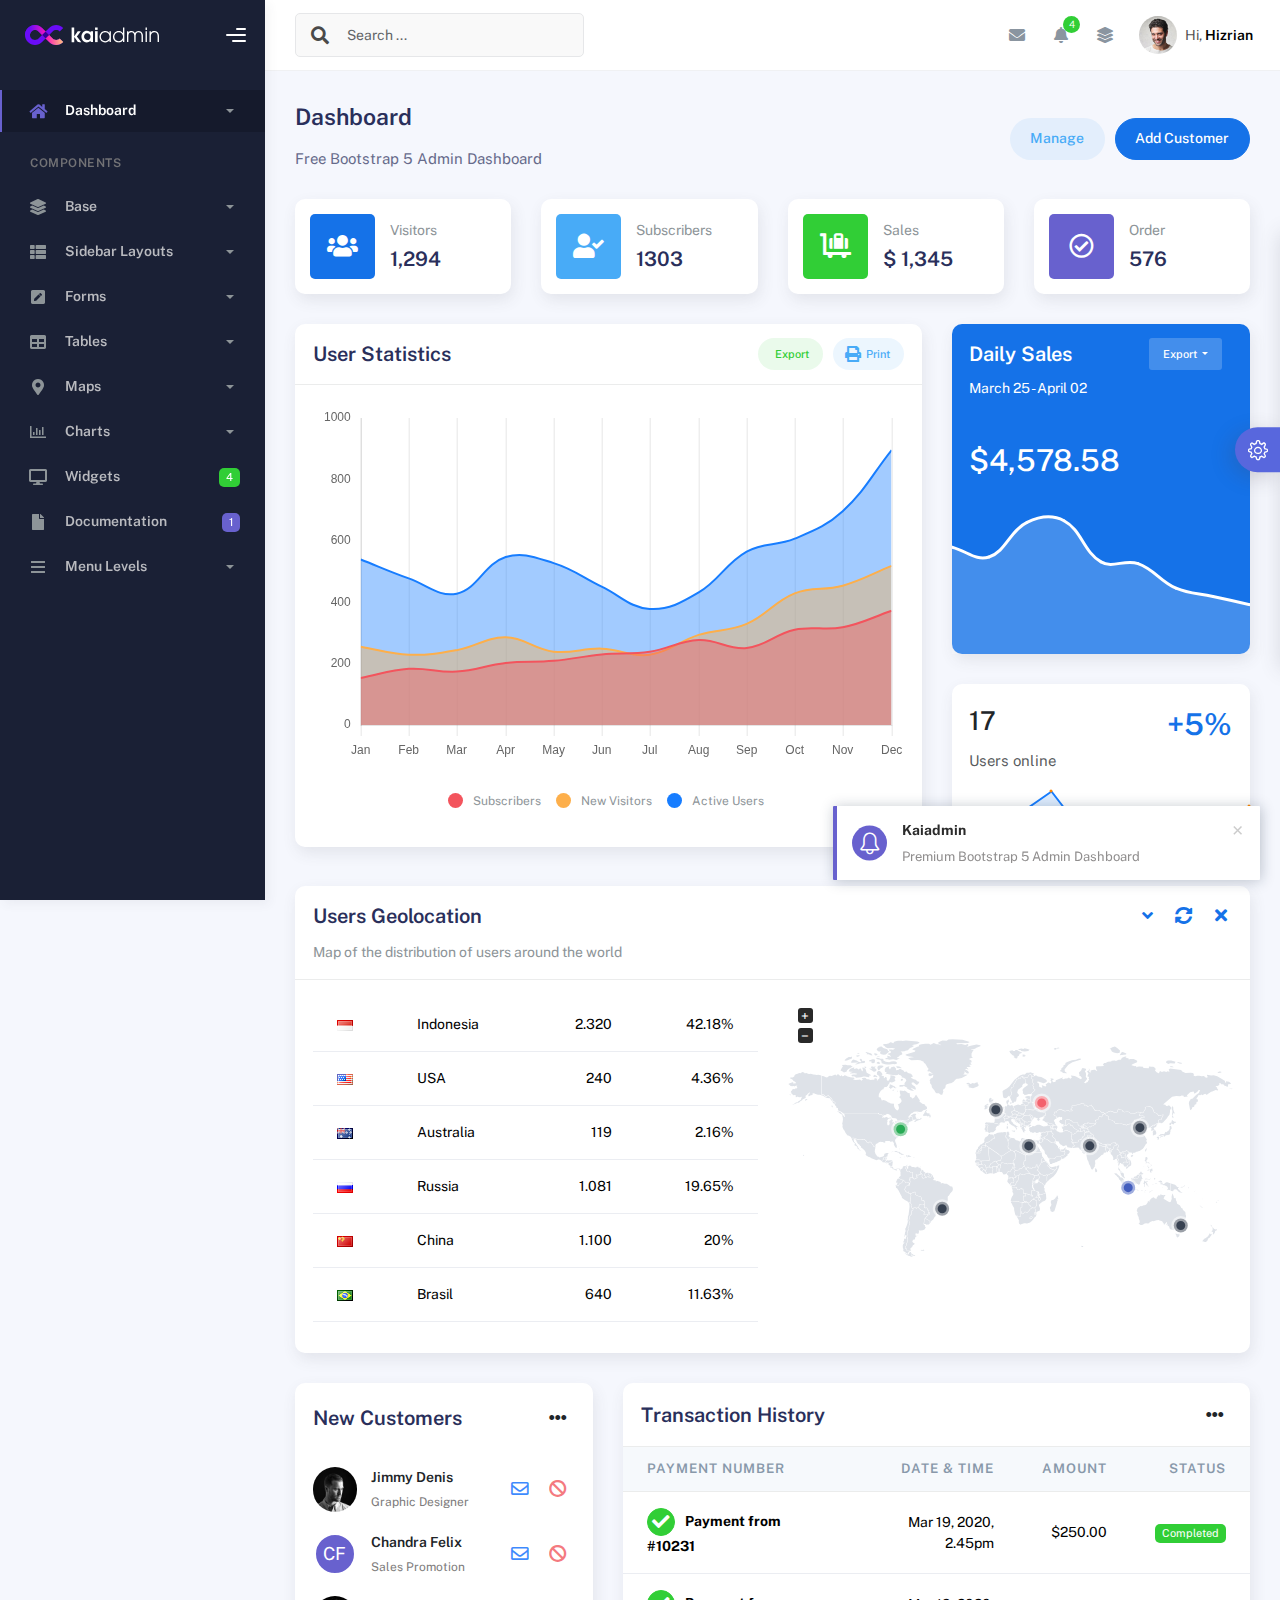
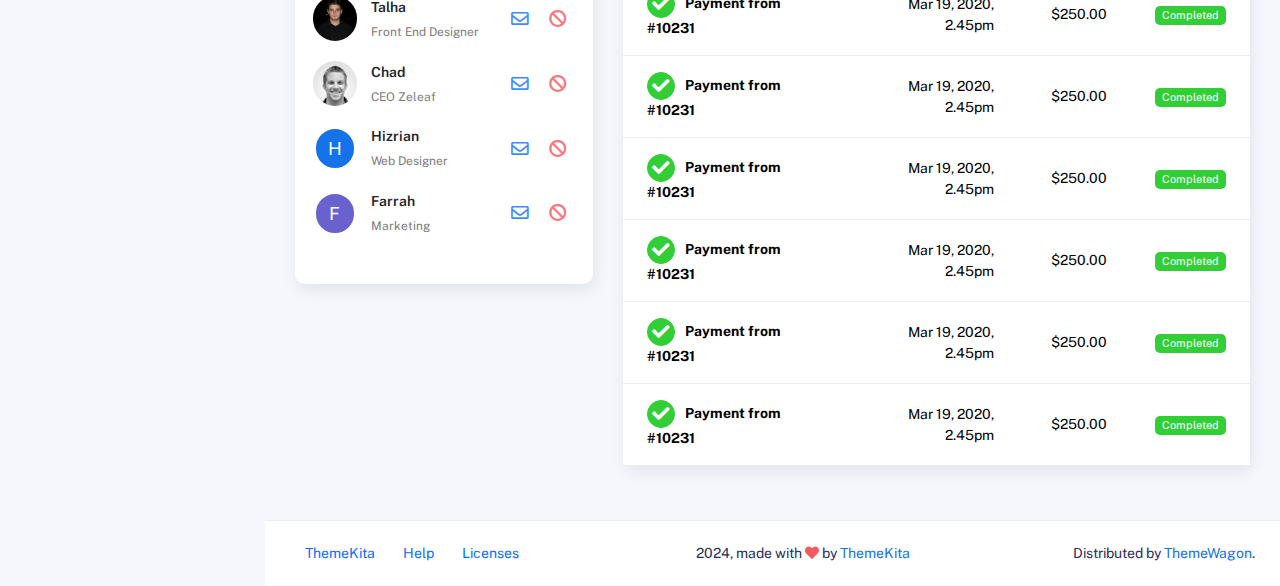
<file: kaiadmin-lite-1.2.0/kaiadmin-lite-1.2.0/index.html>
<!DOCTYPE html>
<html lang="en">
  <head>
    <meta http-equiv="X-UA-Compatible" content="IE=edge" />
    <title>Kaiadmin - Bootstrap 5 Admin Dashboard</title>
    <meta
      content="width=device-width, initial-scale=1.0, shrink-to-fit=no"
      name="viewport"
    />
    <link
      rel="icon"
      href="assets/img/kaiadmin/favicon.ico"
      type="image/x-icon"
    />

    <!-- Fonts and icons -->
    <script src="assets/js/plugin/webfont/webfont.min.js"></script>
    <script>
      WebFont.load({
        google: { families: ["Public Sans:300,400,500,600,700"] },
        custom: {
          families: [
            "Font Awesome 5 Solid",
            "Font Awesome 5 Regular",
            "Font Awesome 5 Brands",
            "simple-line-icons",
          ],
          urls: ["assets/css/fonts.min.css"],
        },
        active: function () {
          sessionStorage.fonts = true;
        },
      });
    </script>

    <!-- CSS Files -->
    <link rel="stylesheet" href="assets/css/bootstrap.min.css" />
    <link rel="stylesheet" href="assets/css/plugins.min.css" />
    <link rel="stylesheet" href="assets/css/kaiadmin.min.css" />

    <!-- CSS Just for demo purpose, don't include it in your project -->
    <link rel="stylesheet" href="assets/css/demo.css" />
  </head>
  <body>
    <div class="wrapper">
      <!-- Sidebar -->
      <div class="sidebar" data-background-color="dark">
        <div class="sidebar-logo">
          <!-- Logo Header -->
          <div class="logo-header" data-background-color="dark">
            <a href="index.html" class="logo">
              <img
                src="assets/img/kaiadmin/logo_light.svg"
                alt="navbar brand"
                class="navbar-brand"
                height="20"
              />
            </a>
            <div class="nav-toggle">
              <button class="btn btn-toggle toggle-sidebar">
                <i class="gg-menu-right"></i>
              </button>
              <button class="btn btn-toggle sidenav-toggler">
                <i class="gg-menu-left"></i>
              </button>
            </div>
            <button class="topbar-toggler more">
              <i class="gg-more-vertical-alt"></i>
            </button>
          </div>
          <!-- End Logo Header -->
        </div>
        <div class="sidebar-wrapper scrollbar scrollbar-inner">
          <div class="sidebar-content">
            <ul class="nav nav-secondary">
              <li class="nav-item active">
                <a
                  data-bs-toggle="collapse"
                  href="#dashboard"
                  class="collapsed"
                  aria-expanded="false"
                >
                  <i class="fas fa-home"></i>
                  <p>Dashboard</p>
                  <span class="caret"></span>
                </a>
                <div class="collapse" id="dashboard">
                  <ul class="nav nav-collapse">
                    <li>
                      <a href="../demo1/index.html">
                        <span class="sub-item">Dashboard 1</span>
                      </a>
                    </li>
                  </ul>
                </div>
              </li>
              <li class="nav-section">
                <span class="sidebar-mini-icon">
                  <i class="fa fa-ellipsis-h"></i>
                </span>
                <h4 class="text-section">Components</h4>
              </li>
              <li class="nav-item">
                <a data-bs-toggle="collapse" href="#base">
                  <i class="fas fa-layer-group"></i>
                  <p>Base</p>
                  <span class="caret"></span>
                </a>
                <div class="collapse" id="base">
                  <ul class="nav nav-collapse">
                    <li>
                      <a href="components/avatars.html">
                        <span class="sub-item">Avatars</span>
                      </a>
                    </li>
                    <li>
                      <a href="components/buttons.html">
                        <span class="sub-item">Buttons</span>
                      </a>
                    </li>
                    <li>
                      <a href="components/gridsystem.html">
                        <span class="sub-item">Grid System</span>
                      </a>
                    </li>
                    <li>
                      <a href="components/panels.html">
                        <span class="sub-item">Panels</span>
                      </a>
                    </li>
                    <li>
                      <a href="components/notifications.html">
                        <span class="sub-item">Notifications</span>
                      </a>
                    </li>
                    <li>
                      <a href="components/sweetalert.html">
                        <span class="sub-item">Sweet Alert</span>
                      </a>
                    </li>
                    <li>
                      <a href="components/font-awesome-icons.html">
                        <span class="sub-item">Font Awesome Icons</span>
                      </a>
                    </li>
                    <li>
                      <a href="components/simple-line-icons.html">
                        <span class="sub-item">Simple Line Icons</span>
                      </a>
                    </li>
                    <li>
                      <a href="components/typography.html">
                        <span class="sub-item">Typography</span>
                      </a>
                    </li>
                  </ul>
                </div>
              </li>
              <li class="nav-item">
                <a data-bs-toggle="collapse" href="#sidebarLayouts">
                  <i class="fas fa-th-list"></i>
                  <p>Sidebar Layouts</p>
                  <span class="caret"></span>
                </a>
                <div class="collapse" id="sidebarLayouts">
                  <ul class="nav nav-collapse">
                    <li>
                      <a href="sidebar-style-2.html">
                        <span class="sub-item">Sidebar Style 2</span>
                      </a>
                    </li>
                    <li>
                      <a href="icon-menu.html">
                        <span class="sub-item">Icon Menu</span>
                      </a>
                    </li>
                  </ul>
                </div>
              </li>
              <li class="nav-item">
                <a data-bs-toggle="collapse" href="#forms">
                  <i class="fas fa-pen-square"></i>
                  <p>Forms</p>
                  <span class="caret"></span>
                </a>
                <div class="collapse" id="forms">
                  <ul class="nav nav-collapse">
                    <li>
                      <a href="forms/forms.html">
                        <span class="sub-item">Basic Form</span>
                      </a>
                    </li>
                  </ul>
                </div>
              </li>
              <li class="nav-item">
                <a data-bs-toggle="collapse" href="#tables">
                  <i class="fas fa-table"></i>
                  <p>Tables</p>
                  <span class="caret"></span>
                </a>
                <div class="collapse" id="tables">
                  <ul class="nav nav-collapse">
                    <li>
                      <a href="tables/tables.html">
                        <span class="sub-item">Basic Table</span>
                      </a>
                    </li>
                    <li>
                      <a href="tables/datatables.html">
                        <span class="sub-item">Datatables</span>
                      </a>
                    </li>
                  </ul>
                </div>
              </li>
              <li class="nav-item">
                <a data-bs-toggle="collapse" href="#maps">
                  <i class="fas fa-map-marker-alt"></i>
                  <p>Maps</p>
                  <span class="caret"></span>
                </a>
                <div class="collapse" id="maps">
                  <ul class="nav nav-collapse">
                    <li>
                      <a href="maps/googlemaps.html">
                        <span class="sub-item">Google Maps</span>
                      </a>
                    </li>
                    <li>
                      <a href="maps/jsvectormap.html">
                        <span class="sub-item">Jsvectormap</span>
                      </a>
                    </li>
                  </ul>
                </div>
              </li>
              <li class="nav-item">
                <a data-bs-toggle="collapse" href="#charts">
                  <i class="far fa-chart-bar"></i>
                  <p>Charts</p>
                  <span class="caret"></span>
                </a>
                <div class="collapse" id="charts">
                  <ul class="nav nav-collapse">
                    <li>
                      <a href="charts/charts.html">
                        <span class="sub-item">Chart Js</span>
                      </a>
                    </li>
                    <li>
                      <a href="charts/sparkline.html">
                        <span class="sub-item">Sparkline</span>
                      </a>
                    </li>
                  </ul>
                </div>
              </li>
              <li class="nav-item">
                <a href="widgets.html">
                  <i class="fas fa-desktop"></i>
                  <p>Widgets</p>
                  <span class="badge badge-success">4</span>
                </a>
              </li>
              <li class="nav-item">
                <a href="../../documentation/index.html">
                  <i class="fas fa-file"></i>
                  <p>Documentation</p>
                  <span class="badge badge-secondary">1</span>
                </a>
              </li>
              <li class="nav-item">
                <a data-bs-toggle="collapse" href="#submenu">
                  <i class="fas fa-bars"></i>
                  <p>Menu Levels</p>
                  <span class="caret"></span>
                </a>
                <div class="collapse" id="submenu">
                  <ul class="nav nav-collapse">
                    <li>
                      <a data-bs-toggle="collapse" href="#subnav1">
                        <span class="sub-item">Level 1</span>
                        <span class="caret"></span>
                      </a>
                      <div class="collapse" id="subnav1">
                        <ul class="nav nav-collapse subnav">
                          <li>
                            <a href="#">
                              <span class="sub-item">Level 2</span>
                            </a>
                          </li>
                          <li>
                            <a href="#">
                              <span class="sub-item">Level 2</span>
                            </a>
                          </li>
                        </ul>
                      </div>
                    </li>
                    <li>
                      <a data-bs-toggle="collapse" href="#subnav2">
                        <span class="sub-item">Level 1</span>
                        <span class="caret"></span>
                      </a>
                      <div class="collapse" id="subnav2">
                        <ul class="nav nav-collapse subnav">
                          <li>
                            <a href="#">
                              <span class="sub-item">Level 2</span>
                            </a>
                          </li>
                        </ul>
                      </div>
                    </li>
                    <li>
                      <a href="#">
                        <span class="sub-item">Level 1</span>
                      </a>
                    </li>
                  </ul>
                </div>
              </li>
            </ul>
          </div>
        </div>
      </div>
      <!-- End Sidebar -->

      <div class="main-panel">
        <div class="main-header">
          <div class="main-header-logo">
            <!-- Logo Header -->
            <div class="logo-header" data-background-color="dark">
              <a href="index.html" class="logo">
                <img
                  src="assets/img/kaiadmin/logo_light.svg"
                  alt="navbar brand"
                  class="navbar-brand"
                  height="20"
                />
              </a>
              <div class="nav-toggle">
                <button class="btn btn-toggle toggle-sidebar">
                  <i class="gg-menu-right"></i>
                </button>
                <button class="btn btn-toggle sidenav-toggler">
                  <i class="gg-menu-left"></i>
                </button>
              </div>
              <button class="topbar-toggler more">
                <i class="gg-more-vertical-alt"></i>
              </button>
            </div>
            <!-- End Logo Header -->
          </div>
          <!-- Navbar Header -->
          <nav
            class="navbar navbar-header navbar-header-transparent navbar-expand-lg border-bottom"
          >
            <div class="container-fluid">
              <nav
                class="navbar navbar-header-left navbar-expand-lg navbar-form nav-search p-0 d-none d-lg-flex"
              >
                <div class="input-group">
                  <div class="input-group-prepend">
                    <button type="submit" class="btn btn-search pe-1">
                      <i class="fa fa-search search-icon"></i>
                    </button>
                  </div>
                  <input
                    type="text"
                    placeholder="Search ..."
                    class="form-control"
                  />
                </div>
              </nav>

              <ul class="navbar-nav topbar-nav ms-md-auto align-items-center">
                <li
                  class="nav-item topbar-icon dropdown hidden-caret d-flex d-lg-none"
                >
                  <a
                    class="nav-link dropdown-toggle"
                    data-bs-toggle="dropdown"
                    href="#"
                    role="button"
                    aria-expanded="false"
                    aria-haspopup="true"
                  >
                    <i class="fa fa-search"></i>
                  </a>
                  <ul class="dropdown-menu dropdown-search animated fadeIn">
                    <form class="navbar-left navbar-form nav-search">
                      <div class="input-group">
                        <input
                          type="text"
                          placeholder="Search ..."
                          class="form-control"
                        />
                      </div>
                    </form>
                  </ul>
                </li>
                <li class="nav-item topbar-icon dropdown hidden-caret">
                  <a
                    class="nav-link dropdown-toggle"
                    href="#"
                    id="messageDropdown"
                    role="button"
                    data-bs-toggle="dropdown"
                    aria-haspopup="true"
                    aria-expanded="false"
                  >
                    <i class="fa fa-envelope"></i>
                  </a>
                  <ul
                    class="dropdown-menu messages-notif-box animated fadeIn"
                    aria-labelledby="messageDropdown"
                  >
                    <li>
                      <div
                        class="dropdown-title d-flex justify-content-between align-items-center"
                      >
                        Messages
                        <a href="#" class="small">Mark all as read</a>
                      </div>
                    </li>
                    <li>
                      <div class="message-notif-scroll scrollbar-outer">
                        <div class="notif-center">
                          <a href="#">
                            <div class="notif-img">
                              <img
                                src="assets/img/jm_denis.jpg"
                                alt="Img Profile"
                              />
                            </div>
                            <div class="notif-content">
                              <span class="subject">Jimmy Denis</span>
                              <span class="block"> How are you ? </span>
                              <span class="time">5 minutes ago</span>
                            </div>
                          </a>
                          <a href="#">
                            <div class="notif-img">
                              <img
                                src="assets/img/chadengle.jpg"
                                alt="Img Profile"
                              />
                            </div>
                            <div class="notif-content">
                              <span class="subject">Chad</span>
                              <span class="block"> Ok, Thanks ! </span>
                              <span class="time">12 minutes ago</span>
                            </div>
                          </a>
                          <a href="#">
                            <div class="notif-img">
                              <img
                                src="assets/img/mlane.jpg"
                                alt="Img Profile"
                              />
                            </div>
                            <div class="notif-content">
                              <span class="subject">Jhon Doe</span>
                              <span class="block">
                                Ready for the meeting today...
                              </span>
                              <span class="time">12 minutes ago</span>
                            </div>
                          </a>
                          <a href="#">
                            <div class="notif-img">
                              <img
                                src="assets/img/talha.jpg"
                                alt="Img Profile"
                              />
                            </div>
                            <div class="notif-content">
                              <span class="subject">Talha</span>
                              <span class="block"> Hi, Apa Kabar ? </span>
                              <span class="time">17 minutes ago</span>
                            </div>
                          </a>
                        </div>
                      </div>
                    </li>
                    <li>
                      <a class="see-all" href="javascript:void(0);"
                        >See all messages<i class="fa fa-angle-right"></i>
                      </a>
                    </li>
                  </ul>
                </li>
                <li class="nav-item topbar-icon dropdown hidden-caret">
                  <a
                    class="nav-link dropdown-toggle"
                    href="#"
                    id="notifDropdown"
                    role="button"
                    data-bs-toggle="dropdown"
                    aria-haspopup="true"
                    aria-expanded="false"
                  >
                    <i class="fa fa-bell"></i>
                    <span class="notification">4</span>
                  </a>
                  <ul
                    class="dropdown-menu notif-box animated fadeIn"
                    aria-labelledby="notifDropdown"
                  >
                    <li>
                      <div class="dropdown-title">
                        You have 4 new notification
                      </div>
                    </li>
                    <li>
                      <div class="notif-scroll scrollbar-outer">
                        <div class="notif-center">
                          <a href="#">
                            <div class="notif-icon notif-primary">
                              <i class="fa fa-user-plus"></i>
                            </div>
                            <div class="notif-content">
                              <span class="block"> New user registered </span>
                              <span class="time">5 minutes ago</span>
                            </div>
                          </a>
                          <a href="#">
                            <div class="notif-icon notif-success">
                              <i class="fa fa-comment"></i>
                            </div>
                            <div class="notif-content">
                              <span class="block">
                                Rahmad commented on Admin
                              </span>
                              <span class="time">12 minutes ago</span>
                            </div>
                          </a>
                          <a href="#">
                            <div class="notif-img">
                              <img
                                src="assets/img/profile2.jpg"
                                alt="Img Profile"
                              />
                            </div>
                            <div class="notif-content">
                              <span class="block">
                                Reza send messages to you
                              </span>
                              <span class="time">12 minutes ago</span>
                            </div>
                          </a>
                          <a href="#">
                            <div class="notif-icon notif-danger">
                              <i class="fa fa-heart"></i>
                            </div>
                            <div class="notif-content">
                              <span class="block"> Farrah liked Admin </span>
                              <span class="time">17 minutes ago</span>
                            </div>
                          </a>
                        </div>
                      </div>
                    </li>
                    <li>
                      <a class="see-all" href="javascript:void(0);"
                        >See all notifications<i class="fa fa-angle-right"></i>
                      </a>
                    </li>
                  </ul>
                </li>
                <li class="nav-item topbar-icon dropdown hidden-caret">
                  <a
                    class="nav-link"
                    data-bs-toggle="dropdown"
                    href="#"
                    aria-expanded="false"
                  >
                    <i class="fas fa-layer-group"></i>
                  </a>
                  <div class="dropdown-menu quick-actions animated fadeIn">
                    <div class="quick-actions-header">
                      <span class="title mb-1">Quick Actions</span>
                      <span class="subtitle op-7">Shortcuts</span>
                    </div>
                    <div class="quick-actions-scroll scrollbar-outer">
                      <div class="quick-actions-items">
                        <div class="row m-0">
                          <a class="col-6 col-md-4 p-0" href="#">
                            <div class="quick-actions-item">
                              <div class="avatar-item bg-danger rounded-circle">
                                <i class="far fa-calendar-alt"></i>
                              </div>
                              <span class="text">Calendar</span>
                            </div>
                          </a>
                          <a class="col-6 col-md-4 p-0" href="#">
                            <div class="quick-actions-item">
                              <div
                                class="avatar-item bg-warning rounded-circle"
                              >
                                <i class="fas fa-map"></i>
                              </div>
                              <span class="text">Maps</span>
                            </div>
                          </a>
                          <a class="col-6 col-md-4 p-0" href="#">
                            <div class="quick-actions-item">
                              <div class="avatar-item bg-info rounded-circle">
                                <i class="fas fa-file-excel"></i>
                              </div>
                              <span class="text">Reports</span>
                            </div>
                          </a>
                          <a class="col-6 col-md-4 p-0" href="#">
                            <div class="quick-actions-item">
                              <div
                                class="avatar-item bg-success rounded-circle"
                              >
                                <i class="fas fa-envelope"></i>
                              </div>
                              <span class="text">Emails</span>
                            </div>
                          </a>
                          <a class="col-6 col-md-4 p-0" href="#">
                            <div class="quick-actions-item">
                              <div
                                class="avatar-item bg-primary rounded-circle"
                              >
                                <i class="fas fa-file-invoice-dollar"></i>
                              </div>
                              <span class="text">Invoice</span>
                            </div>
                          </a>
                          <a class="col-6 col-md-4 p-0" href="#">
                            <div class="quick-actions-item">
                              <div
                                class="avatar-item bg-secondary rounded-circle"
                              >
                                <i class="fas fa-credit-card"></i>
                              </div>
                              <span class="text">Payments</span>
                            </div>
                          </a>
                        </div>
                      </div>
                    </div>
                  </div>
                </li>

                <li class="nav-item topbar-user dropdown hidden-caret">
                  <a
                    class="dropdown-toggle profile-pic"
                    data-bs-toggle="dropdown"
                    href="#"
                    aria-expanded="false"
                  >
                    <div class="avatar-sm">
                      <img
                        src="assets/img/profile.jpg"
                        alt="..."
                        class="avatar-img rounded-circle"
                      />
                    </div>
                    <span class="profile-username">
                      <span class="op-7">Hi,</span>
                      <span class="fw-bold">Hizrian</span>
                    </span>
                  </a>
                  <ul class="dropdown-menu dropdown-user animated fadeIn">
                    <div class="dropdown-user-scroll scrollbar-outer">
                      <li>
                        <div class="user-box">
                          <div class="avatar-lg">
                            <img
                              src="assets/img/profile.jpg"
                              alt="image profile"
                              class="avatar-img rounded"
                            />
                          </div>
                          <div class="u-text">
                            <h4>Hizrian</h4>
                            <p class="text-muted">hello@example.com</p>
                            <a
                              href="profile.html"
                              class="btn btn-xs btn-secondary btn-sm"
                              >View Profile</a
                            >
                          </div>
                        </div>
                      </li>
                      <li>
                        <div class="dropdown-divider"></div>
                        <a class="dropdown-item" href="#">My Profile</a>
                        <a class="dropdown-item" href="#">My Balance</a>
                        <a class="dropdown-item" href="#">Inbox</a>
                        <div class="dropdown-divider"></div>
                        <a class="dropdown-item" href="#">Account Setting</a>
                        <div class="dropdown-divider"></div>
                        <a class="dropdown-item" href="#">Logout</a>
                      </li>
                    </div>
                  </ul>
                </li>
              </ul>
            </div>
          </nav>
          <!-- End Navbar -->
        </div>

        <div class="container">
          <div class="page-inner">
            <div
              class="d-flex align-items-left align-items-md-center flex-column flex-md-row pt-2 pb-4"
            >
              <div>
                <h3 class="fw-bold mb-3">Dashboard</h3>
                <h6 class="op-7 mb-2">Free Bootstrap 5 Admin Dashboard</h6>
              </div>
              <div class="ms-md-auto py-2 py-md-0">
                <a href="#" class="btn btn-label-info btn-round me-2">Manage</a>
                <a href="#" class="btn btn-primary btn-round">Add Customer</a>
              </div>
            </div>
            <div class="row">
              <div class="col-sm-6 col-md-3">
                <div class="card card-stats card-round">
                  <div class="card-body">
                    <div class="row align-items-center">
                      <div class="col-icon">
                        <div
                          class="icon-big text-center icon-primary bubble-shadow-small"
                        >
                          <i class="fas fa-users"></i>
                        </div>
                      </div>
                      <div class="col col-stats ms-3 ms-sm-0">
                        <div class="numbers">
                          <p class="card-category">Visitors</p>
                          <h4 class="card-title">1,294</h4>
                        </div>
                      </div>
                    </div>
                  </div>
                </div>
              </div>
              <div class="col-sm-6 col-md-3">
                <div class="card card-stats card-round">
                  <div class="card-body">
                    <div class="row align-items-center">
                      <div class="col-icon">
                        <div
                          class="icon-big text-center icon-info bubble-shadow-small"
                        >
                          <i class="fas fa-user-check"></i>
                        </div>
                      </div>
                      <div class="col col-stats ms-3 ms-sm-0">
                        <div class="numbers">
                          <p class="card-category">Subscribers</p>
                          <h4 class="card-title">1303</h4>
                        </div>
                      </div>
                    </div>
                  </div>
                </div>
              </div>
              <div class="col-sm-6 col-md-3">
                <div class="card card-stats card-round">
                  <div class="card-body">
                    <div class="row align-items-center">
                      <div class="col-icon">
                        <div
                          class="icon-big text-center icon-success bubble-shadow-small"
                        >
                          <i class="fas fa-luggage-cart"></i>
                        </div>
                      </div>
                      <div class="col col-stats ms-3 ms-sm-0">
                        <div class="numbers">
                          <p class="card-category">Sales</p>
                          <h4 class="card-title">$ 1,345</h4>
                        </div>
                      </div>
                    </div>
                  </div>
                </div>
              </div>
              <div class="col-sm-6 col-md-3">
                <div class="card card-stats card-round">
                  <div class="card-body">
                    <div class="row align-items-center">
                      <div class="col-icon">
                        <div
                          class="icon-big text-center icon-secondary bubble-shadow-small"
                        >
                          <i class="far fa-check-circle"></i>
                        </div>
                      </div>
                      <div class="col col-stats ms-3 ms-sm-0">
                        <div class="numbers">
                          <p class="card-category">Order</p>
                          <h4 class="card-title">576</h4>
                        </div>
                      </div>
                    </div>
                  </div>
                </div>
              </div>
            </div>
            <div class="row">
              <div class="col-md-8">
                <div class="card card-round">
                  <div class="card-header">
                    <div class="card-head-row">
                      <div class="card-title">User Statistics</div>
                      <div class="card-tools">
                        <a
                          href="#"
                          class="btn btn-label-success btn-round btn-sm me-2"
                        >
                          <span class="btn-label">
                            <i class="fa fa-pencil"></i>
                          </span>
                          Export
                        </a>
                        <a href="#" class="btn btn-label-info btn-round btn-sm">
                          <span class="btn-label">
                            <i class="fa fa-print"></i>
                          </span>
                          Print
                        </a>
                      </div>
                    </div>
                  </div>
                  <div class="card-body">
                    <div class="chart-container" style="min-height: 375px">
                      <canvas id="statisticsChart"></canvas>
                    </div>
                    <div id="myChartLegend"></div>
                  </div>
                </div>
              </div>
              <div class="col-md-4">
                <div class="card card-primary card-round">
                  <div class="card-header">
                    <div class="card-head-row">
                      <div class="card-title">Daily Sales</div>
                      <div class="card-tools">
                        <div class="dropdown">
                          <button
                            class="btn btn-sm btn-label-light dropdown-toggle"
                            type="button"
                            id="dropdownMenuButton"
                            data-bs-toggle="dropdown"
                            aria-haspopup="true"
                            aria-expanded="false"
                          >
                            Export
                          </button>
                          <div
                            class="dropdown-menu"
                            aria-labelledby="dropdownMenuButton"
                          >
                            <a class="dropdown-item" href="#">Action</a>
                            <a class="dropdown-item" href="#">Another action</a>
                            <a class="dropdown-item" href="#"
                              >Something else here</a
                            >
                          </div>
                        </div>
                      </div>
                    </div>
                    <div class="card-category">March 25 - April 02</div>
                  </div>
                  <div class="card-body pb-0">
                    <div class="mb-4 mt-2">
                      <h1>$4,578.58</h1>
                    </div>
                    <div class="pull-in">
                      <canvas id="dailySalesChart"></canvas>
                    </div>
                  </div>
                </div>
                <div class="card card-round">
                  <div class="card-body pb-0">
                    <div class="h1 fw-bold float-end text-primary">+5%</div>
                    <h2 class="mb-2">17</h2>
                    <p class="text-muted">Users online</p>
                    <div class="pull-in sparkline-fix">
                      <div id="lineChart"></div>
                    </div>
                  </div>
                </div>
              </div>
            </div>
            <div class="row">
              <div class="col-md-12">
                <div class="card card-round">
                  <div class="card-header">
                    <div class="card-head-row card-tools-still-right">
                      <h4 class="card-title">Users Geolocation</h4>
                      <div class="card-tools">
                        <button
                          class="btn btn-icon btn-link btn-primary btn-xs"
                        >
                          <span class="fa fa-angle-down"></span>
                        </button>
                        <button
                          class="btn btn-icon btn-link btn-primary btn-xs btn-refresh-card"
                        >
                          <span class="fa fa-sync-alt"></span>
                        </button>
                        <button
                          class="btn btn-icon btn-link btn-primary btn-xs"
                        >
                          <span class="fa fa-times"></span>
                        </button>
                      </div>
                    </div>
                    <p class="card-category">
                      Map of the distribution of users around the world
                    </p>
                  </div>
                  <div class="card-body">
                    <div class="row">
                      <div class="col-md-6">
                        <div class="table-responsive table-hover table-sales">
                          <table class="table">
                            <tbody>
                              <tr>
                                <td>
                                  <div class="flag">
                                    <img
                                      src="assets/img/flags/id.png"
                                      alt="indonesia"
                                    />
                                  </div>
                                </td>
                                <td>Indonesia</td>
                                <td class="text-end">2.320</td>
                                <td class="text-end">42.18%</td>
                              </tr>
                              <tr>
                                <td>
                                  <div class="flag">
                                    <img
                                      src="assets/img/flags/us.png"
                                      alt="united states"
                                    />
                                  </div>
                                </td>
                                <td>USA</td>
                                <td class="text-end">240</td>
                                <td class="text-end">4.36%</td>
                              </tr>
                              <tr>
                                <td>
                                  <div class="flag">
                                    <img
                                      src="assets/img/flags/au.png"
                                      alt="australia"
                                    />
                                  </div>
                                </td>
                                <td>Australia</td>
                                <td class="text-end">119</td>
                                <td class="text-end">2.16%</td>
                              </tr>
                              <tr>
                                <td>
                                  <div class="flag">
                                    <img
                                      src="assets/img/flags/ru.png"
                                      alt="russia"
                                    />
                                  </div>
                                </td>
                                <td>Russia</td>
                                <td class="text-end">1.081</td>
                                <td class="text-end">19.65%</td>
                              </tr>
                              <tr>
                                <td>
                                  <div class="flag">
                                    <img
                                      src="assets/img/flags/cn.png"
                                      alt="china"
                                    />
                                  </div>
                                </td>
                                <td>China</td>
                                <td class="text-end">1.100</td>
                                <td class="text-end">20%</td>
                              </tr>
                              <tr>
                                <td>
                                  <div class="flag">
                                    <img
                                      src="assets/img/flags/br.png"
                                      alt="brazil"
                                    />
                                  </div>
                                </td>
                                <td>Brasil</td>
                                <td class="text-end">640</td>
                                <td class="text-end">11.63%</td>
                              </tr>
                            </tbody>
                          </table>
                        </div>
                      </div>
                      <div class="col-md-6">
                        <div class="mapcontainer">
                          <div
                            id="world-map"
                            class="w-100"
                            style="height: 300px"
                          ></div>
                        </div>
                      </div>
                    </div>
                  </div>
                </div>
              </div>
            </div>
            <div class="row">
              <div class="col-md-4">
                <div class="card card-round">
                  <div class="card-body">
                    <div class="card-head-row card-tools-still-right">
                      <div class="card-title">New Customers</div>
                      <div class="card-tools">
                        <div class="dropdown">
                          <button
                            class="btn btn-icon btn-clean me-0"
                            type="button"
                            id="dropdownMenuButton"
                            data-bs-toggle="dropdown"
                            aria-haspopup="true"
                            aria-expanded="false"
                          >
                            <i class="fas fa-ellipsis-h"></i>
                          </button>
                          <div
                            class="dropdown-menu"
                            aria-labelledby="dropdownMenuButton"
                          >
                            <a class="dropdown-item" href="#">Action</a>
                            <a class="dropdown-item" href="#">Another action</a>
                            <a class="dropdown-item" href="#"
                              >Something else here</a
                            >
                          </div>
                        </div>
                      </div>
                    </div>
                    <div class="card-list py-4">
                      <div class="item-list">
                        <div class="avatar">
                          <img
                            src="assets/img/jm_denis.jpg"
                            alt="..."
                            class="avatar-img rounded-circle"
                          />
                        </div>
                        <div class="info-user ms-3">
                          <div class="username">Jimmy Denis</div>
                          <div class="status">Graphic Designer</div>
                        </div>
                        <button class="btn btn-icon btn-link op-8 me-1">
                          <i class="far fa-envelope"></i>
                        </button>
                        <button class="btn btn-icon btn-link btn-danger op-8">
                          <i class="fas fa-ban"></i>
                        </button>
                      </div>
                      <div class="item-list">
                        <div class="avatar">
                          <span
                            class="avatar-title rounded-circle border border-white"
                            >CF</span
                          >
                        </div>
                        <div class="info-user ms-3">
                          <div class="username">Chandra Felix</div>
                          <div class="status">Sales Promotion</div>
                        </div>
                        <button class="btn btn-icon btn-link op-8 me-1">
                          <i class="far fa-envelope"></i>
                        </button>
                        <button class="btn btn-icon btn-link btn-danger op-8">
                          <i class="fas fa-ban"></i>
                        </button>
                      </div>
                      <div class="item-list">
                        <div class="avatar">
                          <img
                            src="assets/img/talha.jpg"
                            alt="..."
                            class="avatar-img rounded-circle"
                          />
                        </div>
                        <div class="info-user ms-3">
                          <div class="username">Talha</div>
                          <div class="status">Front End Designer</div>
                        </div>
                        <button class="btn btn-icon btn-link op-8 me-1">
                          <i class="far fa-envelope"></i>
                        </button>
                        <button class="btn btn-icon btn-link btn-danger op-8">
                          <i class="fas fa-ban"></i>
                        </button>
                      </div>
                      <div class="item-list">
                        <div class="avatar">
                          <img
                            src="assets/img/chadengle.jpg"
                            alt="..."
                            class="avatar-img rounded-circle"
                          />
                        </div>
                        <div class="info-user ms-3">
                          <div class="username">Chad</div>
                          <div class="status">CEO Zeleaf</div>
                        </div>
                        <button class="btn btn-icon btn-link op-8 me-1">
                          <i class="far fa-envelope"></i>
                        </button>
                        <button class="btn btn-icon btn-link btn-danger op-8">
                          <i class="fas fa-ban"></i>
                        </button>
                      </div>
                      <div class="item-list">
                        <div class="avatar">
                          <span
                            class="avatar-title rounded-circle border border-white bg-primary"
                            >H</span
                          >
                        </div>
                        <div class="info-user ms-3">
                          <div class="username">Hizrian</div>
                          <div class="status">Web Designer</div>
                        </div>
                        <button class="btn btn-icon btn-link op-8 me-1">
                          <i class="far fa-envelope"></i>
                        </button>
                        <button class="btn btn-icon btn-link btn-danger op-8">
                          <i class="fas fa-ban"></i>
                        </button>
                      </div>
                      <div class="item-list">
                        <div class="avatar">
                          <span
                            class="avatar-title rounded-circle border border-white bg-secondary"
                            >F</span
                          >
                        </div>
                        <div class="info-user ms-3">
                          <div class="username">Farrah</div>
                          <div class="status">Marketing</div>
                        </div>
                        <button class="btn btn-icon btn-link op-8 me-1">
                          <i class="far fa-envelope"></i>
                        </button>
                        <button class="btn btn-icon btn-link btn-danger op-8">
                          <i class="fas fa-ban"></i>
                        </button>
                      </div>
                    </div>
                  </div>
                </div>
              </div>
              <div class="col-md-8">
                <div class="card card-round">
                  <div class="card-header">
                    <div class="card-head-row card-tools-still-right">
                      <div class="card-title">Transaction History</div>
                      <div class="card-tools">
                        <div class="dropdown">
                          <button
                            class="btn btn-icon btn-clean me-0"
                            type="button"
                            id="dropdownMenuButton"
                            data-bs-toggle="dropdown"
                            aria-haspopup="true"
                            aria-expanded="false"
                          >
                            <i class="fas fa-ellipsis-h"></i>
                          </button>
                          <div
                            class="dropdown-menu"
                            aria-labelledby="dropdownMenuButton"
                          >
                            <a class="dropdown-item" href="#">Action</a>
                            <a class="dropdown-item" href="#">Another action</a>
                            <a class="dropdown-item" href="#"
                              >Something else here</a
                            >
                          </div>
                        </div>
                      </div>
                    </div>
                  </div>
                  <div class="card-body p-0">
                    <div class="table-responsive">
                      <!-- Projects table -->
                      <table class="table align-items-center mb-0">
                        <thead class="thead-light">
                          <tr>
                            <th scope="col">Payment Number</th>
                            <th scope="col" class="text-end">Date & Time</th>
                            <th scope="col" class="text-end">Amount</th>
                            <th scope="col" class="text-end">Status</th>
                          </tr>
                        </thead>
                        <tbody>
                          <tr>
                            <th scope="row">
                              <button
                                class="btn btn-icon btn-round btn-success btn-sm me-2"
                              >
                                <i class="fa fa-check"></i>
                              </button>
                              Payment from #10231
                            </th>
                            <td class="text-end">Mar 19, 2020, 2.45pm</td>
                            <td class="text-end">$250.00</td>
                            <td class="text-end">
                              <span class="badge badge-success">Completed</span>
                            </td>
                          </tr>
                          <tr>
                            <th scope="row">
                              <button
                                class="btn btn-icon btn-round btn-success btn-sm me-2"
                              >
                                <i class="fa fa-check"></i>
                              </button>
                              Payment from #10231
                            </th>
                            <td class="text-end">Mar 19, 2020, 2.45pm</td>
                            <td class="text-end">$250.00</td>
                            <td class="text-end">
                              <span class="badge badge-success">Completed</span>
                            </td>
                          </tr>
                          <tr>
                            <th scope="row">
                              <button
                                class="btn btn-icon btn-round btn-success btn-sm me-2"
                              >
                                <i class="fa fa-check"></i>
                              </button>
                              Payment from #10231
                            </th>
                            <td class="text-end">Mar 19, 2020, 2.45pm</td>
                            <td class="text-end">$250.00</td>
                            <td class="text-end">
                              <span class="badge badge-success">Completed</span>
                            </td>
                          </tr>
                          <tr>
                            <th scope="row">
                              <button
                                class="btn btn-icon btn-round btn-success btn-sm me-2"
                              >
                                <i class="fa fa-check"></i>
                              </button>
                              Payment from #10231
                            </th>
                            <td class="text-end">Mar 19, 2020, 2.45pm</td>
                            <td class="text-end">$250.00</td>
                            <td class="text-end">
                              <span class="badge badge-success">Completed</span>
                            </td>
                          </tr>
                          <tr>
                            <th scope="row">
                              <button
                                class="btn btn-icon btn-round btn-success btn-sm me-2"
                              >
                                <i class="fa fa-check"></i>
                              </button>
                              Payment from #10231
                            </th>
                            <td class="text-end">Mar 19, 2020, 2.45pm</td>
                            <td class="text-end">$250.00</td>
                            <td class="text-end">
                              <span class="badge badge-success">Completed</span>
                            </td>
                          </tr>
                          <tr>
                            <th scope="row">
                              <button
                                class="btn btn-icon btn-round btn-success btn-sm me-2"
                              >
                                <i class="fa fa-check"></i>
                              </button>
                              Payment from #10231
                            </th>
                            <td class="text-end">Mar 19, 2020, 2.45pm</td>
                            <td class="text-end">$250.00</td>
                            <td class="text-end">
                              <span class="badge badge-success">Completed</span>
                            </td>
                          </tr>
                          <tr>
                            <th scope="row">
                              <button
                                class="btn btn-icon btn-round btn-success btn-sm me-2"
                              >
                                <i class="fa fa-check"></i>
                              </button>
                              Payment from #10231
                            </th>
                            <td class="text-end">Mar 19, 2020, 2.45pm</td>
                            <td class="text-end">$250.00</td>
                            <td class="text-end">
                              <span class="badge badge-success">Completed</span>
                            </td>
                          </tr>
                        </tbody>
                      </table>
                    </div>
                  </div>
                </div>
              </div>
            </div>
          </div>
        </div>

        <footer class="footer">
          <div class="container-fluid d-flex justify-content-between">
            <nav class="pull-left">
              <ul class="nav">
                <li class="nav-item">
                  <a class="nav-link" href="http://www.themekita.com">
                    ThemeKita
                  </a>
                </li>
                <li class="nav-item">
                  <a class="nav-link" href="#"> Help </a>
                </li>
                <li class="nav-item">
                  <a class="nav-link" href="#"> Licenses </a>
                </li>
              </ul>
            </nav>
            <div class="copyright">
              2024, made with <i class="fa fa-heart heart text-danger"></i> by
              <a href="http://www.themekita.com">ThemeKita</a>
            </div>
            <div>
              Distributed by
              <a target="_blank" href="https://themewagon.com/">ThemeWagon</a>.
            </div>
          </div>
        </footer>
      </div>

      <!-- Custom template | don't include it in your project! -->
      <div class="custom-template">
        <div class="title">Settings</div>
        <div class="custom-content">
          <div class="switcher">
            <div class="switch-block">
              <h4>Logo Header</h4>
              <div class="btnSwitch">
                <button
                  type="button"
                  class="selected changeLogoHeaderColor"
                  data-color="dark"
                ></button>
                <button
                  type="button"
                  class="changeLogoHeaderColor"
                  data-color="blue"
                ></button>
                <button
                  type="button"
                  class="changeLogoHeaderColor"
                  data-color="purple"
                ></button>
                <button
                  type="button"
                  class="changeLogoHeaderColor"
                  data-color="light-blue"
                ></button>
                <button
                  type="button"
                  class="changeLogoHeaderColor"
                  data-color="green"
                ></button>
                <button
                  type="button"
                  class="changeLogoHeaderColor"
                  data-color="orange"
                ></button>
                <button
                  type="button"
                  class="changeLogoHeaderColor"
                  data-color="red"
                ></button>
                <button
                  type="button"
                  class="changeLogoHeaderColor"
                  data-color="white"
                ></button>
                <br />
                <button
                  type="button"
                  class="changeLogoHeaderColor"
                  data-color="dark2"
                ></button>
                <button
                  type="button"
                  class="changeLogoHeaderColor"
                  data-color="blue2"
                ></button>
                <button
                  type="button"
                  class="changeLogoHeaderColor"
                  data-color="purple2"
                ></button>
                <button
                  type="button"
                  class="changeLogoHeaderColor"
                  data-color="light-blue2"
                ></button>
                <button
                  type="button"
                  class="changeLogoHeaderColor"
                  data-color="green2"
                ></button>
                <button
                  type="button"
                  class="changeLogoHeaderColor"
                  data-color="orange2"
                ></button>
                <button
                  type="button"
                  class="changeLogoHeaderColor"
                  data-color="red2"
                ></button>
              </div>
            </div>
            <div class="switch-block">
              <h4>Navbar Header</h4>
              <div class="btnSwitch">
                <button
                  type="button"
                  class="changeTopBarColor"
                  data-color="dark"
                ></button>
                <button
                  type="button"
                  class="changeTopBarColor"
                  data-color="blue"
                ></button>
                <button
                  type="button"
                  class="changeTopBarColor"
                  data-color="purple"
                ></button>
                <button
                  type="button"
                  class="changeTopBarColor"
                  data-color="light-blue"
                ></button>
                <button
                  type="button"
                  class="changeTopBarColor"
                  data-color="green"
                ></button>
                <button
                  type="button"
                  class="changeTopBarColor"
                  data-color="orange"
                ></button>
                <button
                  type="button"
                  class="changeTopBarColor"
                  data-color="red"
                ></button>
                <button
                  type="button"
                  class="selected changeTopBarColor"
                  data-color="white"
                ></button>
                <br />
                <button
                  type="button"
                  class="changeTopBarColor"
                  data-color="dark2"
                ></button>
                <button
                  type="button"
                  class="changeTopBarColor"
                  data-color="blue2"
                ></button>
                <button
                  type="button"
                  class="changeTopBarColor"
                  data-color="purple2"
                ></button>
                <button
                  type="button"
                  class="changeTopBarColor"
                  data-color="light-blue2"
                ></button>
                <button
                  type="button"
                  class="changeTopBarColor"
                  data-color="green2"
                ></button>
                <button
                  type="button"
                  class="changeTopBarColor"
                  data-color="orange2"
                ></button>
                <button
                  type="button"
                  class="changeTopBarColor"
                  data-color="red2"
                ></button>
              </div>
            </div>
            <div class="switch-block">
              <h4>Sidebar</h4>
              <div class="btnSwitch">
                <button
                  type="button"
                  class="changeSideBarColor"
                  data-color="white"
                ></button>
                <button
                  type="button"
                  class="selected changeSideBarColor"
                  data-color="dark"
                ></button>
                <button
                  type="button"
                  class="changeSideBarColor"
                  data-color="dark2"
                ></button>
              </div>
            </div>
          </div>
        </div>
        <div class="custom-toggle">
          <i class="icon-settings"></i>
        </div>
      </div>
      <!-- End Custom template -->
    </div>
    <!--   Core JS Files   -->
    <script src="assets/js/core/jquery-3.7.1.min.js"></script>
    <script src="assets/js/core/popper.min.js"></script>
    <script src="assets/js/core/bootstrap.min.js"></script>

    <!-- jQuery Scrollbar -->
    <script src="assets/js/plugin/jquery-scrollbar/jquery.scrollbar.min.js"></script>

    <!-- Chart JS -->
    <script src="assets/js/plugin/chart.js/chart.min.js"></script>

    <!-- jQuery Sparkline -->
    <script src="assets/js/plugin/jquery.sparkline/jquery.sparkline.min.js"></script>

    <!-- Chart Circle -->
    <script src="assets/js/plugin/chart-circle/circles.min.js"></script>

    <!-- Datatables -->
    <script src="assets/js/plugin/datatables/datatables.min.js"></script>

    <!-- Bootstrap Notify -->
    <script src="assets/js/plugin/bootstrap-notify/bootstrap-notify.min.js"></script>

    <!-- jQuery Vector Maps -->
    <script src="assets/js/plugin/jsvectormap/jsvectormap.min.js"></script>
    <script src="assets/js/plugin/jsvectormap/world.js"></script>

    <!-- Sweet Alert -->
    <script src="assets/js/plugin/sweetalert/sweetalert.min.js"></script>

    <!-- Kaiadmin JS -->
    <script src="assets/js/kaiadmin.min.js"></script>

    <!-- Kaiadmin DEMO methods, don't include it in your project! -->
    <script src="assets/js/setting-demo.js"></script>
    <script src="assets/js/demo.js"></script>
    <script>
      $("#lineChart").sparkline([102, 109, 120, 99, 110, 105, 115], {
        type: "line",
        height: "70",
        width: "100%",
        lineWidth: "2",
        lineColor: "#177dff",
        fillColor: "rgba(23, 125, 255, 0.14)",
      });

      $("#lineChart2").sparkline([99, 125, 122, 105, 110, 124, 115], {
        type: "line",
        height: "70",
        width: "100%",
        lineWidth: "2",
        lineColor: "#f3545d",
        fillColor: "rgba(243, 84, 93, .14)",
      });

      $("#lineChart3").sparkline([105, 103, 123, 100, 95, 105, 115], {
        type: "line",
        height: "70",
        width: "100%",
        lineWidth: "2",
        lineColor: "#ffa534",
        fillColor: "rgba(255, 165, 52, .14)",
      });
    </script>
  </body>
</html>
</file>
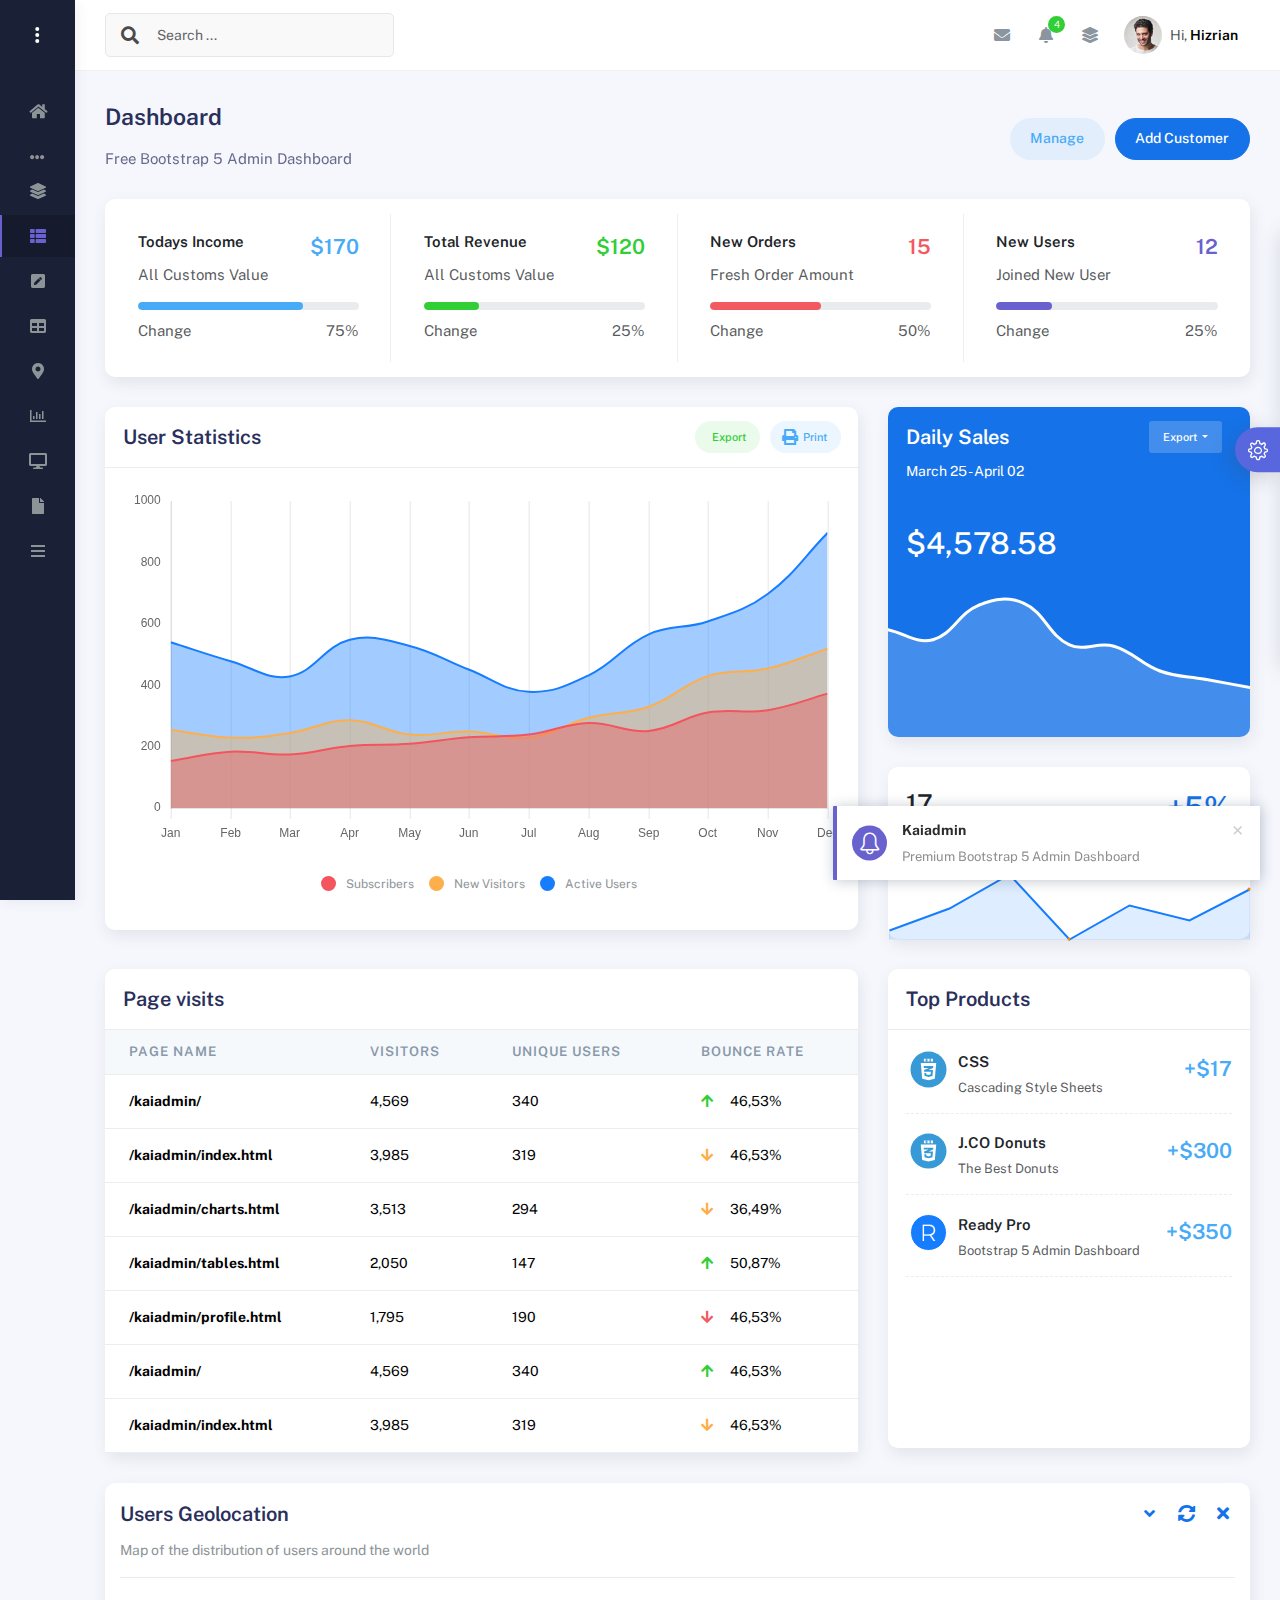
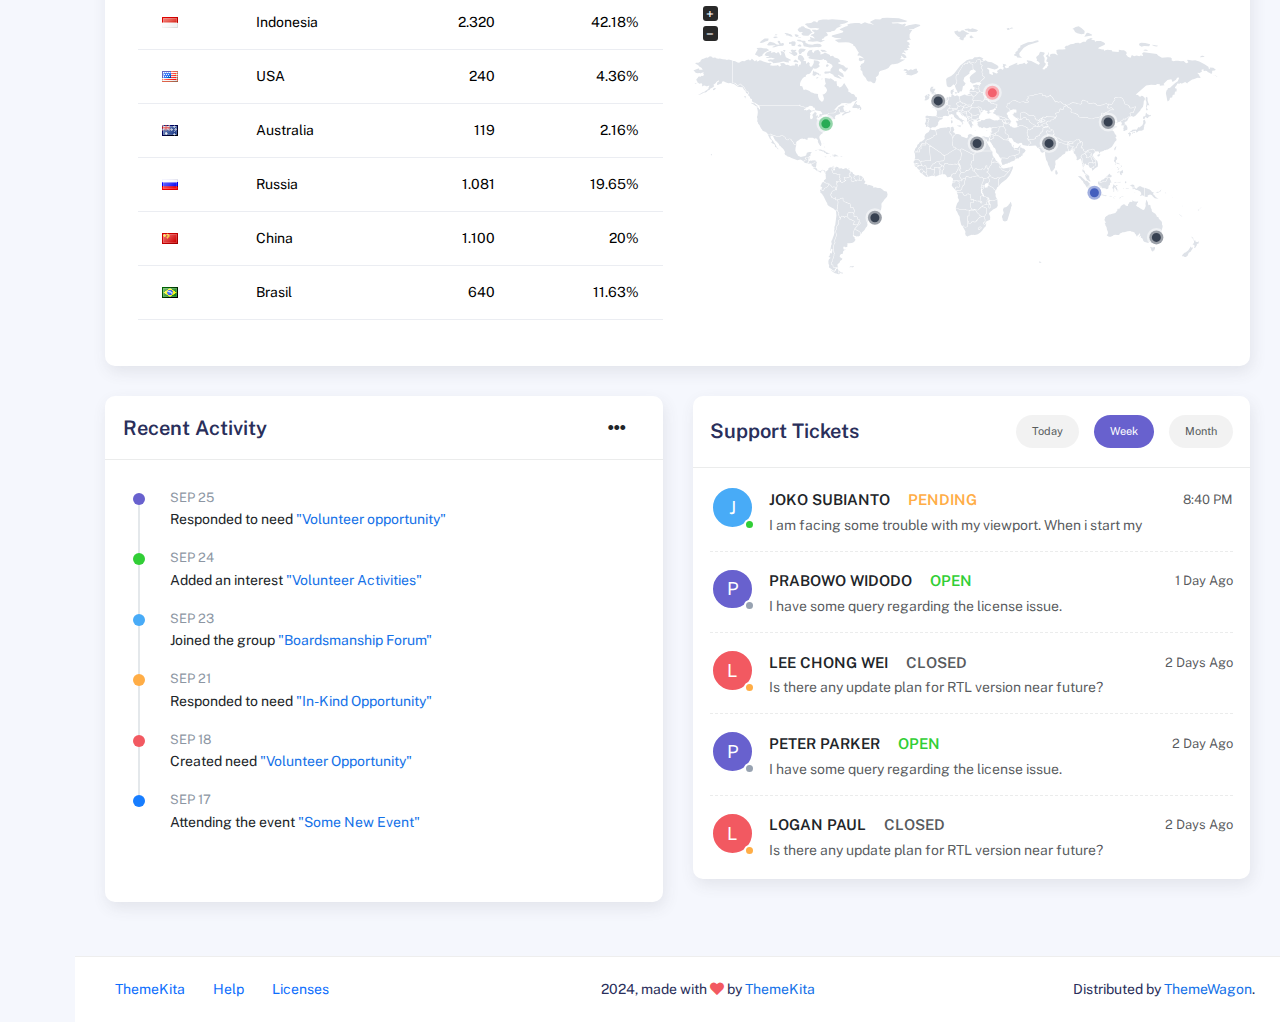
<file: kaiadmin-lite-1.2.0/kaiadmin-lite-1.2.0/icon-menu.html>
<!DOCTYPE html>
<html lang="en">
  <head>
    <meta http-equiv="X-UA-Compatible" content="IE=edge" />
    <title>Kaiadmin - Bootstrap 5 Admin Dashboard</title>
    <meta
      content="width=device-width, initial-scale=1.0, shrink-to-fit=no"
      name="viewport"
    />
    <link
      rel="icon"
      href="assets/img/kaiadmin/favicon.ico"
      type="image/x-icon"
    />

    <!-- Fonts and icons -->
    <script src="assets/js/plugin/webfont/webfont.min.js"></script>
    <script>
      WebFont.load({
        google: { families: ["Public Sans:300,400,500,600,700"] },
        custom: {
          families: [
            "Font Awesome 5 Solid",
            "Font Awesome 5 Regular",
            "Font Awesome 5 Brands",
            "simple-line-icons",
          ],
          urls: ["assets/css/fonts.min.css"],
        },
        active: function () {
          sessionStorage.fonts = true;
        },
      });
    </script>

    <!-- CSS Files -->
    <link rel="stylesheet" href="assets/css/bootstrap.min.css" />
    <link rel="stylesheet" href="assets/css/plugins.min.css" />
    <link rel="stylesheet" href="assets/css/kaiadmin.min.css" />

    <!-- CSS Just for demo purpose, don't include it in your project -->
    <link rel="stylesheet" href="assets/css/demo.css" />
  </head>
  <body>
    <div class="wrapper sidebar_minimize">
      <!-- Sidebar -->
      <div class="sidebar" data-background-color="dark">
        <div class="sidebar-logo">
          <!-- Logo Header -->
          <div class="logo-header" data-background-color="dark">
            <a href="index.html" class="logo">
              <img
                src="assets/img/kaiadmin/logo_light.svg"
                alt="navbar brand"
                class="navbar-brand"
                height="20"
              />
            </a>
            <div class="nav-toggle">
              <button class="btn btn-toggle toggle-sidebar">
                <i class="gg-menu-right"></i>
              </button>
              <button class="btn btn-toggle sidenav-toggler">
                <i class="gg-menu-left"></i>
              </button>
            </div>
            <button class="topbar-toggler more">
              <i class="gg-more-vertical-alt"></i>
            </button>
          </div>
          <!-- End Logo Header -->
        </div>
        <div class="sidebar-wrapper scrollbar scrollbar-inner">
          <div class="sidebar-content">
            <ul class="nav nav-secondary">
              <li class="nav-item">
                <a
                  data-bs-toggle="collapse"
                  href="#dashboard"
                  class="collapsed"
                  aria-expanded="false"
                >
                  <i class="fas fa-home"></i>
                  <p>Dashboard</p>
                  <span class="caret"></span>
                </a>
                <div class="collapse" id="dashboard">
                  <ul class="nav nav-collapse">
                    <li>
                      <a href="../demo1/index.html">
                        <span class="sub-item">Dashboard 1</span>
                      </a>
                    </li>
                  </ul>
                </div>
              </li>
              <li class="nav-section">
                <span class="sidebar-mini-icon">
                  <i class="fa fa-ellipsis-h"></i>
                </span>
                <h4 class="text-section">Components</h4>
              </li>
              <li class="nav-item">
                <a data-bs-toggle="collapse" href="#base">
                  <i class="fas fa-layer-group"></i>
                  <p>Base</p>
                  <span class="caret"></span>
                </a>
                <div class="collapse" id="base">
                  <ul class="nav nav-collapse">
                    <li>
                      <a href="components/avatars.html">
                        <span class="sub-item">Avatars</span>
                      </a>
                    </li>
                    <li>
                      <a href="components/buttons.html">
                        <span class="sub-item">Buttons</span>
                      </a>
                    </li>
                    <li>
                      <a href="components/gridsystem.html">
                        <span class="sub-item">Grid System</span>
                      </a>
                    </li>
                    <li>
                      <a href="components/panels.html">
                        <span class="sub-item">Panels</span>
                      </a>
                    </li>
                    <li>
                      <a href="components/notifications.html">
                        <span class="sub-item">Notifications</span>
                      </a>
                    </li>
                    <li>
                      <a href="components/sweetalert.html">
                        <span class="sub-item">Sweet Alert</span>
                      </a>
                    </li>
                    <li>
                      <a href="components/font-awesome-icons.html">
                        <span class="sub-item">Font Awesome Icons</span>
                      </a>
                    </li>
                    <li>
                      <a href="components/simple-line-icons.html">
                        <span class="sub-item">Simple Line Icons</span>
                      </a>
                    </li>
                    <li>
                      <a href="components/typography.html">
                        <span class="sub-item">Typography</span>
                      </a>
                    </li>
                  </ul>
                </div>
              </li>
              <li class="nav-item active submenu">
                <a data-bs-toggle="collapse" href="#sidebarLayouts">
                  <i class="fas fa-th-list"></i>
                  <p>Sidebar Layouts</p>
                  <span class="caret"></span>
                </a>
                <div class="collapse show" id="sidebarLayouts">
                  <ul class="nav nav-collapse">
                    <li>
                      <a href="sidebar-style-2.html">
                        <span class="sub-item">Sidebar Style 2</span>
                      </a>
                    </li>
                    <li class="active">
                      <a href="icon-menu.html">
                        <span class="sub-item">Icon Menu</span>
                      </a>
                    </li>
                  </ul>
                </div>
              </li>
              <li class="nav-item">
                <a data-bs-toggle="collapse" href="#forms">
                  <i class="fas fa-pen-square"></i>
                  <p>Forms</p>
                  <span class="caret"></span>
                </a>
                <div class="collapse" id="forms">
                  <ul class="nav nav-collapse">
                    <li>
                      <a href="forms/forms.html">
                        <span class="sub-item">Basic Form</span>
                      </a>
                    </li>
                  </ul>
                </div>
              </li>
              <li class="nav-item">
                <a data-bs-toggle="collapse" href="#tables">
                  <i class="fas fa-table"></i>
                  <p>Tables</p>
                  <span class="caret"></span>
                </a>
                <div class="collapse" id="tables">
                  <ul class="nav nav-collapse">
                    <li>
                      <a href="tables/tables.html">
                        <span class="sub-item">Basic Table</span>
                      </a>
                    </li>
                    <li>
                      <a href="tables/datatables.html">
                        <span class="sub-item">Datatables</span>
                      </a>
                    </li>
                  </ul>
                </div>
              </li>
              <li class="nav-item">
                <a data-bs-toggle="collapse" href="#maps">
                  <i class="fas fa-map-marker-alt"></i>
                  <p>Maps</p>
                  <span class="caret"></span>
                </a>
                <div class="collapse" id="maps">
                  <ul class="nav nav-collapse">
                    <li>
                      <a href="maps/googlemaps.html">
                        <span class="sub-item">Google Maps</span>
                      </a>
                    </li>
                    <li>
                      <a href="maps/jsvectormap.html">
                        <span class="sub-item">Jsvectormap</span>
                      </a>
                    </li>
                  </ul>
                </div>
              </li>
              <li class="nav-item">
                <a data-bs-toggle="collapse" href="#charts">
                  <i class="far fa-chart-bar"></i>
                  <p>Charts</p>
                  <span class="caret"></span>
                </a>
                <div class="collapse" id="charts">
                  <ul class="nav nav-collapse">
                    <li>
                      <a href="charts/charts.html">
                        <span class="sub-item">Chart Js</span>
                      </a>
                    </li>
                    <li>
                      <a href="charts/sparkline.html">
                        <span class="sub-item">Sparkline</span>
                      </a>
                    </li>
                  </ul>
                </div>
              </li>
              <li class="nav-item">
                <a href="widgets.html">
                  <i class="fas fa-desktop"></i>
                  <p>Widgets</p>
                  <span class="badge badge-success">4</span>
                </a>
              </li>
              <li class="nav-item">
                <a href="../../documentation/index.html">
                  <i class="fas fa-file"></i>
                  <p>Documentation</p>
                  <span class="badge badge-secondary">1</span>
                </a>
              </li>
              <li class="nav-item">
                <a data-bs-toggle="collapse" href="#submenu">
                  <i class="fas fa-bars"></i>
                  <p>Menu Levels</p>
                  <span class="caret"></span>
                </a>
                <div class="collapse" id="submenu">
                  <ul class="nav nav-collapse">
                    <li>
                      <a data-bs-toggle="collapse" href="#subnav1">
                        <span class="sub-item">Level 1</span>
                        <span class="caret"></span>
                      </a>
                      <div class="collapse" id="subnav1">
                        <ul class="nav nav-collapse subnav">
                          <li>
                            <a href="#">
                              <span class="sub-item">Level 2</span>
                            </a>
                          </li>
                          <li>
                            <a href="#">
                              <span class="sub-item">Level 2</span>
                            </a>
                          </li>
                        </ul>
                      </div>
                    </li>
                    <li>
                      <a data-bs-toggle="collapse" href="#subnav2">
                        <span class="sub-item">Level 1</span>
                        <span class="caret"></span>
                      </a>
                      <div class="collapse" id="subnav2">
                        <ul class="nav nav-collapse subnav">
                          <li>
                            <a href="#">
                              <span class="sub-item">Level 2</span>
                            </a>
                          </li>
                        </ul>
                      </div>
                    </li>
                    <li>
                      <a href="#">
                        <span class="sub-item">Level 1</span>
                      </a>
                    </li>
                  </ul>
                </div>
              </li>
            </ul>
          </div>
        </div>
      </div>
      <!-- End Sidebar -->

      <div class="main-panel">
        <div class="main-header">
          <div class="main-header-logo">
            <!-- Logo Header -->
            <div class="logo-header" data-background-color="dark">
              <a href="index.html" class="logo">
                <img
                  src="assets/img/kaiadmin/logo_light.svg"
                  alt="navbar brand"
                  class="navbar-brand"
                  height="20"
                />
              </a>
              <div class="nav-toggle">
                <button class="btn btn-toggle toggle-sidebar">
                  <i class="gg-menu-right"></i>
                </button>
                <button class="btn btn-toggle sidenav-toggler">
                  <i class="gg-menu-left"></i>
                </button>
              </div>
              <button class="topbar-toggler more">
                <i class="gg-more-vertical-alt"></i>
              </button>
            </div>
            <!-- End Logo Header -->
          </div>
          <!-- Navbar Header -->
          <nav
            class="navbar navbar-header navbar-header-transparent navbar-expand-lg border-bottom"
          >
            <div class="container-fluid">
              <nav
                class="navbar navbar-header-left navbar-expand-lg navbar-form nav-search p-0 d-none d-lg-flex"
              >
                <div class="input-group">
                  <div class="input-group-prepend">
                    <button type="submit" class="btn btn-search pe-1">
                      <i class="fa fa-search search-icon"></i>
                    </button>
                  </div>
                  <input
                    type="text"
                    placeholder="Search ..."
                    class="form-control"
                  />
                </div>
              </nav>

              <ul class="navbar-nav topbar-nav ms-md-auto align-items-center">
                <li
                  class="nav-item topbar-icon dropdown hidden-caret d-flex d-lg-none"
                >
                  <a
                    class="nav-link dropdown-toggle"
                    data-bs-toggle="dropdown"
                    href="#"
                    role="button"
                    aria-expanded="false"
                    aria-haspopup="true"
                  >
                    <i class="fa fa-search"></i>
                  </a>
                  <ul class="dropdown-menu dropdown-search animated fadeIn">
                    <form class="navbar-left navbar-form nav-search">
                      <div class="input-group">
                        <input
                          type="text"
                          placeholder="Search ..."
                          class="form-control"
                        />
                      </div>
                    </form>
                  </ul>
                </li>
                <li class="nav-item topbar-icon dropdown hidden-caret">
                  <a
                    class="nav-link dropdown-toggle"
                    href="#"
                    id="messageDropdown"
                    role="button"
                    data-bs-toggle="dropdown"
                    aria-haspopup="true"
                    aria-expanded="false"
                  >
                    <i class="fa fa-envelope"></i>
                  </a>
                  <ul
                    class="dropdown-menu messages-notif-box animated fadeIn"
                    aria-labelledby="messageDropdown"
                  >
                    <li>
                      <div
                        class="dropdown-title d-flex justify-content-between align-items-center"
                      >
                        Messages
                        <a href="#" class="small">Mark all as read</a>
                      </div>
                    </li>
                    <li>
                      <div class="message-notif-scroll scrollbar-outer">
                        <div class="notif-center">
                          <a href="#">
                            <div class="notif-img">
                              <img
                                src="assets/img/jm_denis.jpg"
                                alt="Img Profile"
                              />
                            </div>
                            <div class="notif-content">
                              <span class="subject">Jimmy Denis</span>
                              <span class="block"> How are you ? </span>
                              <span class="time">5 minutes ago</span>
                            </div>
                          </a>
                          <a href="#">
                            <div class="notif-img">
                              <img
                                src="assets/img/chadengle.jpg"
                                alt="Img Profile"
                              />
                            </div>
                            <div class="notif-content">
                              <span class="subject">Chad</span>
                              <span class="block"> Ok, Thanks ! </span>
                              <span class="time">12 minutes ago</span>
                            </div>
                          </a>
                          <a href="#">
                            <div class="notif-img">
                              <img
                                src="assets/img/mlane.jpg"
                                alt="Img Profile"
                              />
                            </div>
                            <div class="notif-content">
                              <span class="subject">Jhon Doe</span>
                              <span class="block">
                                Ready for the meeting today...
                              </span>
                              <span class="time">12 minutes ago</span>
                            </div>
                          </a>
                          <a href="#">
                            <div class="notif-img">
                              <img
                                src="assets/img/talha.jpg"
                                alt="Img Profile"
                              />
                            </div>
                            <div class="notif-content">
                              <span class="subject">Talha</span>
                              <span class="block"> Hi, Apa Kabar ? </span>
                              <span class="time">17 minutes ago</span>
                            </div>
                          </a>
                        </div>
                      </div>
                    </li>
                    <li>
                      <a class="see-all" href="javascript:void(0);"
                        >See all messages<i class="fa fa-angle-right"></i>
                      </a>
                    </li>
                  </ul>
                </li>
                <li class="nav-item topbar-icon dropdown hidden-caret">
                  <a
                    class="nav-link dropdown-toggle"
                    href="#"
                    id="notifDropdown"
                    role="button"
                    data-bs-toggle="dropdown"
                    aria-haspopup="true"
                    aria-expanded="false"
                  >
                    <i class="fa fa-bell"></i>
                    <span class="notification">4</span>
                  </a>
                  <ul
                    class="dropdown-menu notif-box animated fadeIn"
                    aria-labelledby="notifDropdown"
                  >
                    <li>
                      <div class="dropdown-title">
                        You have 4 new notification
                      </div>
                    </li>
                    <li>
                      <div class="notif-scroll scrollbar-outer">
                        <div class="notif-center">
                          <a href="#">
                            <div class="notif-icon notif-primary">
                              <i class="fa fa-user-plus"></i>
                            </div>
                            <div class="notif-content">
                              <span class="block"> New user registered </span>
                              <span class="time">5 minutes ago</span>
                            </div>
                          </a>
                          <a href="#">
                            <div class="notif-icon notif-success">
                              <i class="fa fa-comment"></i>
                            </div>
                            <div class="notif-content">
                              <span class="block">
                                Rahmad commented on Admin
                              </span>
                              <span class="time">12 minutes ago</span>
                            </div>
                          </a>
                          <a href="#">
                            <div class="notif-img">
                              <img
                                src="assets/img/profile2.jpg"
                                alt="Img Profile"
                              />
                            </div>
                            <div class="notif-content">
                              <span class="block">
                                Reza send messages to you
                              </span>
                              <span class="time">12 minutes ago</span>
                            </div>
                          </a>
                          <a href="#">
                            <div class="notif-icon notif-danger">
                              <i class="fa fa-heart"></i>
                            </div>
                            <div class="notif-content">
                              <span class="block"> Farrah liked Admin </span>
                              <span class="time">17 minutes ago</span>
                            </div>
                          </a>
                        </div>
                      </div>
                    </li>
                    <li>
                      <a class="see-all" href="javascript:void(0);"
                        >See all notifications<i class="fa fa-angle-right"></i>
                      </a>
                    </li>
                  </ul>
                </li>
                <li class="nav-item topbar-icon dropdown hidden-caret">
                  <a
                    class="nav-link"
                    data-bs-toggle="dropdown"
                    href="#"
                    aria-expanded="false"
                  >
                    <i class="fas fa-layer-group"></i>
                  </a>
                  <div class="dropdown-menu quick-actions animated fadeIn">
                    <div class="quick-actions-header">
                      <span class="title mb-1">Quick Actions</span>
                      <span class="subtitle op-7">Shortcuts</span>
                    </div>
                    <div class="quick-actions-scroll scrollbar-outer">
                      <div class="quick-actions-items">
                        <div class="row m-0">
                          <a class="col-6 col-md-4 p-0" href="#">
                            <div class="quick-actions-item">
                              <div class="avatar-item bg-danger rounded-circle">
                                <i class="far fa-calendar-alt"></i>
                              </div>
                              <span class="text">Calendar</span>
                            </div>
                          </a>
                          <a class="col-6 col-md-4 p-0" href="#">
                            <div class="quick-actions-item">
                              <div
                                class="avatar-item bg-warning rounded-circle"
                              >
                                <i class="fas fa-map"></i>
                              </div>
                              <span class="text">Maps</span>
                            </div>
                          </a>
                          <a class="col-6 col-md-4 p-0" href="#">
                            <div class="quick-actions-item">
                              <div class="avatar-item bg-info rounded-circle">
                                <i class="fas fa-file-excel"></i>
                              </div>
                              <span class="text">Reports</span>
                            </div>
                          </a>
                          <a class="col-6 col-md-4 p-0" href="#">
                            <div class="quick-actions-item">
                              <div
                                class="avatar-item bg-success rounded-circle"
                              >
                                <i class="fas fa-envelope"></i>
                              </div>
                              <span class="text">Emails</span>
                            </div>
                          </a>
                          <a class="col-6 col-md-4 p-0" href="#">
                            <div class="quick-actions-item">
                              <div
                                class="avatar-item bg-primary rounded-circle"
                              >
                                <i class="fas fa-file-invoice-dollar"></i>
                              </div>
                              <span class="text">Invoice</span>
                            </div>
                          </a>
                          <a class="col-6 col-md-4 p-0" href="#">
                            <div class="quick-actions-item">
                              <div
                                class="avatar-item bg-secondary rounded-circle"
                              >
                                <i class="fas fa-credit-card"></i>
                              </div>
                              <span class="text">Payments</span>
                            </div>
                          </a>
                        </div>
                      </div>
                    </div>
                  </div>
                </li>

                <li class="nav-item topbar-user dropdown hidden-caret">
                  <a
                    class="dropdown-toggle profile-pic"
                    data-bs-toggle="dropdown"
                    href="#"
                    aria-expanded="false"
                  >
                    <div class="avatar-sm">
                      <img
                        src="assets/img/profile.jpg"
                        alt="..."
                        class="avatar-img rounded-circle"
                      />
                    </div>
                    <span class="profile-username">
                      <span class="op-7">Hi,</span>
                      <span class="fw-bold">Hizrian</span>
                    </span>
                  </a>
                  <ul class="dropdown-menu dropdown-user animated fadeIn">
                    <div class="dropdown-user-scroll scrollbar-outer">
                      <li>
                        <div class="user-box">
                          <div class="avatar-lg">
                            <img
                              src="assets/img/profile.jpg"
                              alt="image profile"
                              class="avatar-img rounded"
                            />
                          </div>
                          <div class="u-text">
                            <h4>Hizrian</h4>
                            <p class="text-muted">hello@example.com</p>
                            <a
                              href="profile.html"
                              class="btn btn-xs btn-secondary btn-sm"
                              >View Profile</a
                            >
                          </div>
                        </div>
                      </li>
                      <li>
                        <div class="dropdown-divider"></div>
                        <a class="dropdown-item" href="#">My Profile</a>
                        <a class="dropdown-item" href="#">My Balance</a>
                        <a class="dropdown-item" href="#">Inbox</a>
                        <div class="dropdown-divider"></div>
                        <a class="dropdown-item" href="#">Account Setting</a>
                        <div class="dropdown-divider"></div>
                        <a class="dropdown-item" href="#">Logout</a>
                      </li>
                    </div>
                  </ul>
                </li>
              </ul>
            </div>
          </nav>
          <!-- End Navbar -->
        </div>

        <div class="container">
          <div class="page-inner">
            <div
              class="d-flex align-items-left align-items-md-center flex-column flex-md-row pt-2 pb-4"
            >
              <div>
                <h3 class="fw-bold mb-3">Dashboard</h3>
                <h6 class="op-7 mb-2">Free Bootstrap 5 Admin Dashboard</h6>
              </div>
              <div class="ms-md-auto py-2 py-md-0">
                <a href="#" class="btn btn-label-info btn-round me-2">Manage</a>
                <a href="#" class="btn btn-primary btn-round">Add Customer</a>
              </div>
            </div>
            <div class="row row-card-no-pd">
              <div class="col-12 col-sm-6 col-md-6 col-xl-3">
                <div class="card">
                  <div class="card-body">
                    <div class="d-flex justify-content-between">
                      <div>
                        <h6><b>Todays Income</b></h6>
                        <p class="text-muted">All Customs Value</p>
                      </div>
                      <h4 class="text-info fw-bold">$170</h4>
                    </div>
                    <div class="progress progress-sm">
                      <div
                        class="progress-bar bg-info w-75"
                        role="progressbar"
                        aria-valuenow="75"
                        aria-valuemin="0"
                        aria-valuemax="100"
                      ></div>
                    </div>
                    <div class="d-flex justify-content-between mt-2">
                      <p class="text-muted mb-0">Change</p>
                      <p class="text-muted mb-0">75%</p>
                    </div>
                  </div>
                </div>
              </div>
              <div class="col-12 col-sm-6 col-md-6 col-xl-3">
                <div class="card">
                  <div class="card-body">
                    <div class="d-flex justify-content-between">
                      <div>
                        <h6><b>Total Revenue</b></h6>
                        <p class="text-muted">All Customs Value</p>
                      </div>
                      <h4 class="text-success fw-bold">$120</h4>
                    </div>
                    <div class="progress progress-sm">
                      <div
                        class="progress-bar bg-success w-25"
                        role="progressbar"
                        aria-valuenow="25"
                        aria-valuemin="0"
                        aria-valuemax="100"
                      ></div>
                    </div>
                    <div class="d-flex justify-content-between mt-2">
                      <p class="text-muted mb-0">Change</p>
                      <p class="text-muted mb-0">25%</p>
                    </div>
                  </div>
                </div>
              </div>
              <div class="col-12 col-sm-6 col-md-6 col-xl-3">
                <div class="card">
                  <div class="card-body">
                    <div class="d-flex justify-content-between">
                      <div>
                        <h6><b>New Orders</b></h6>
                        <p class="text-muted">Fresh Order Amount</p>
                      </div>
                      <h4 class="text-danger fw-bold">15</h4>
                    </div>
                    <div class="progress progress-sm">
                      <div
                        class="progress-bar bg-danger w-50"
                        role="progressbar"
                        aria-valuenow="50"
                        aria-valuemin="0"
                        aria-valuemax="100"
                      ></div>
                    </div>
                    <div class="d-flex justify-content-between mt-2">
                      <p class="text-muted mb-0">Change</p>
                      <p class="text-muted mb-0">50%</p>
                    </div>
                  </div>
                </div>
              </div>
              <div class="col-12 col-sm-6 col-md-6 col-xl-3">
                <div class="card">
                  <div class="card-body">
                    <div class="d-flex justify-content-between">
                      <div>
                        <h6><b>New Users</b></h6>
                        <p class="text-muted">Joined New User</p>
                      </div>
                      <h4 class="text-secondary fw-bold">12</h4>
                    </div>
                    <div class="progress progress-sm">
                      <div
                        class="progress-bar bg-secondary w-25"
                        role="progressbar"
                        aria-valuenow="25"
                        aria-valuemin="0"
                        aria-valuemax="100"
                      ></div>
                    </div>
                    <div class="d-flex justify-content-between mt-2">
                      <p class="text-muted mb-0">Change</p>
                      <p class="text-muted mb-0">25%</p>
                    </div>
                  </div>
                </div>
              </div>
            </div>
            <div class="row">
              <div class="col-md-8">
                <div class="card">
                  <div class="card-header">
                    <div class="card-head-row">
                      <div class="card-title">User Statistics</div>
                      <div class="card-tools">
                        <a
                          href="#"
                          class="btn btn-label-success btn-round btn-sm me-2"
                        >
                          <span class="btn-label">
                            <i class="fa fa-pencil"></i>
                          </span>
                          Export
                        </a>
                        <a href="#" class="btn btn-label-info btn-round btn-sm">
                          <span class="btn-label">
                            <i class="fa fa-print"></i>
                          </span>
                          Print
                        </a>
                      </div>
                    </div>
                  </div>
                  <div class="card-body">
                    <div class="chart-container" style="min-height: 375px">
                      <canvas id="statisticsChart"></canvas>
                    </div>
                    <div id="myChartLegend"></div>
                  </div>
                </div>
              </div>
              <div class="col-md-4">
                <div class="card card-primary">
                  <div class="card-header">
                    <div class="card-head-row">
                      <div class="card-title">Daily Sales</div>
                      <div class="card-tools">
                        <div class="dropdown">
                          <button
                            class="btn btn-sm btn-label-light dropdown-toggle"
                            type="button"
                            id="dropdownMenuButton"
                            data-bs-toggle="dropdown"
                            aria-haspopup="true"
                            aria-expanded="false"
                          >
                            Export
                          </button>
                          <div
                            class="dropdown-menu"
                            aria-labelledby="dropdownMenuButton"
                          >
                            <a class="dropdown-item" href="#">Action</a>
                            <a class="dropdown-item" href="#">Another action</a>
                            <a class="dropdown-item" href="#"
                              >Something else here</a
                            >
                          </div>
                        </div>
                      </div>
                    </div>
                    <div class="card-category">March 25 - April 02</div>
                  </div>
                  <div class="card-body pb-0">
                    <div class="mb-4 mt-2">
                      <h1>$4,578.58</h1>
                    </div>
                    <div class="pull-in">
                      <canvas id="dailySalesChart"></canvas>
                    </div>
                  </div>
                </div>
                <div class="card">
                  <div class="card-body pb-0">
                    <div class="h1 fw-bold float-end text-primary">+5%</div>
                    <h2 class="mb-2">17</h2>
                    <p class="text-muted">Users online</p>
                    <div class="pull-in sparkline-fix">
                      <div id="lineChart"></div>
                    </div>
                  </div>
                </div>
              </div>
            </div>
            <!-- <div class="row">
						<div class="col-md-4">
							<div class="card">
								<div class="card-body pb-0">
									<div class="h1 fw-bold float-end text-primary">+5%</div>
									<h2 class="mb-2">17</h2>
									<p class="text-muted">Users online</p>
									<div class="pull-in sparkline-fix">
										<div id="lineChart"></div>
									</div>
								</div>
							</div>
						</div>
						<div class="col-md-4">
							<div class="card">
								<div class="card-body pb-0">
									<div class="h1 fw-bold float-end text-danger">-3%</div>
									<h2 class="mb-2">27</h2>
									<p class="text-muted">New Users</p>
									<div class="pull-in sparkline-fix">
										<div id="lineChart2"></div>
									</div>
								</div>
							</div>
						</div>
						<div class="col-md-4">
							<div class="card">
								<div class="card-body pb-0">
									<div class="h1 fw-bold float-end text-warning">+7%</div>
									<h2 class="mb-2">213</h2>
									<p class="text-muted">Transactions</p>
									<div class="pull-in sparkline-fix">
										<div id="lineChart3"></div>
									</div>
								</div>
							</div>
						</div>
					</div> -->
            <!-- <div class="row">
						<div class="col-md-4">
							<div class="card">
								<div class="card-header">
									<div class="card-title">Top Products</div>
								</div>
								<div class="card-body pb-0">
									<div class="d-flex">
										<div class="avatar">
											<img src="assets/img/logoproduct.svg" alt="..." class="avatar-img rounded-circle">
										</div>
										<div class="flex-1 pt-1 ms-2">
											<h6 class="fw-bold mb-1">CSS</h6>
											<small class="text-muted">Cascading Style Sheets</small>
										</div>
										<div class="d-flex ms-auto align-items-center">
											<h4 class="text-info fw-bold">+$17</h4>
										</div>
									</div>
									<div class="separator-dashed"></div>
									<div class="d-flex">
										<div class="avatar">
											<img src="assets/img/logoproduct.svg" alt="..." class="avatar-img rounded-circle">
										</div>
										<div class="flex-1 pt-1 ms-2">
											<h6 class="fw-bold mb-1">J.CO Donuts</h6>
											<small class="text-muted">The Best Donuts</small>
										</div>
										<div class="d-flex ms-auto align-items-center">
											<h4 class="text-info fw-bold">+$300</h4>
										</div>
									</div>
									<div class="separator-dashed"></div>
									<div class="d-flex">
										<div class="avatar">
											<img src="assets/img/logoproduct3.svg" alt="..." class="avatar-img rounded-circle">
										</div>
										<div class="flex-1 pt-1 ms-2">
											<h6 class="fw-bold mb-1">Ready Pro</h6>
											<small class="text-muted">Bootstrap 5 Admin Dashboard</small>
										</div>
										<div class="d-flex ms-auto align-items-center">
											<h4 class="text-info fw-bold">+$350</h4>
										</div>
									</div>
									<div class="separator-dashed"></div>
									<div class="pull-in">
										<canvas id="topProductsChart"></canvas>
									</div>
								</div>
							</div>
						</div>
						<div class="col-md-4">
							<div class="card">
								<div class="card-body">
									<div class="card-title fw-mediumbold">Suggested People</div>
									<div class="card-list">
										<div class="item-list">
											<div class="avatar">
												<img src="assets/img/jm_denis.jpg" alt="..." class="avatar-img rounded-circle">
											</div>
											<div class="info-user ms-3">
												<div class="username">Jimmy Denis</div>
												<div class="status">Graphic Designer</div>
											</div>
											<button class="btn btn-icon btn-primary btn-round btn-xs">
												<i class="fa fa-plus"></i>
											</button>
										</div>
										<div class="item-list">
											<div class="avatar">
												<img src="assets/img/chadengle.jpg" alt="..." class="avatar-img rounded-circle">
											</div>
											<div class="info-user ms-3">
												<div class="username">Chad</div>
												<div class="status">CEO Zeleaf</div>
											</div>
											<button class="btn btn-icon btn-primary btn-round btn-xs">
												<i class="fa fa-plus"></i>
											</button>
										</div>
										<div class="item-list">
											<div class="avatar">
												<img src="assets/img/talha.jpg" alt="..." class="avatar-img rounded-circle">
											</div>
											<div class="info-user ms-3">
												<div class="username">Talha</div>
												<div class="status">Front End Designer</div>
											</div>
											<button class="btn btn-icon btn-primary btn-round btn-xs">
												<i class="fa fa-plus"></i>
											</button>
										</div>
										<div class="item-list">
											<div class="avatar">
												<img src="assets/img/mlane.jpg" alt="..." class="avatar-img rounded-circle">
											</div>
											<div class="info-user ms-3">
												<div class="username">John Doe</div>
												<div class="status">Back End Developer</div>
											</div>
											<button class="btn btn-icon btn-primary btn-round btn-xs">
												<i class="fa fa-plus"></i>
											</button>
										</div>
										<div class="item-list">
											<div class="avatar">
												<img src="assets/img/talha.jpg" alt="..." class="avatar-img rounded-circle">
											</div>
											<div class="info-user ms-3">
												<div class="username">Talha</div>
												<div class="status">Front End Designer</div>
											</div>
											<button class="btn btn-icon btn-primary btn-round btn-xs">
												<i class="fa fa-plus"></i>
											</button>
										</div>
										<div class="item-list">
											<div class="avatar">
												<img src="assets/img/jm_denis.jpg" alt="..." class="avatar-img rounded-circle">
											</div>
											<div class="info-user ms-3">
												<div class="username">Jimmy Denis</div>
												<div class="status">Graphic Designer</div>
											</div>
											<button class="btn btn-icon btn-primary btn-round btn-xs">
												<i class="fa fa-plus"></i>
											</button>
										</div>
									</div>
								</div>
							</div>
						</div>
						<div class="col-md-4">
							<div class="card card-primary bg-primary-gradient">
								<div class="card-body">
									<h5 class="mt-3 b-b1 pb-2 mb-4 fw-bold">Active user right now</h5>
									<h1 class="mb-4 fw-bold">17</h1>
									<h5 class="mt-3 b-b1 pb-2 mb-5 fw-bold">Page view per minutes</h5>
									<div id="activeUsersChart"></div>
									<h5 class="mt-5 pb-3 mb-0 fw-bold">Top active pages</h5>
									<ul class="list-unstyled">
										<li class="d-flex justify-content-between pb-1 pt-1"><small>/product/readypro/index.html</small> <span>7</span></li>
										<li class="d-flex justify-content-between pb-1 pt-1"><small>/product/kaiadmin/demo.html</small> <span>10</span></li>
									</ul>
								</div>
							</div>
						</div>
					</div> -->
            <div class="row">
              <div class="col-md-8">
                <div class="card">
                  <div class="card-header">
                    <div class="card-title">Page visits</div>
                  </div>
                  <div class="card-body p-0">
                    <div class="table-responsive">
                      <!-- Projects table -->
                      <table class="table align-items-center mb-0">
                        <thead class="thead-light">
                          <tr>
                            <th scope="col">Page name</th>
                            <th scope="col">Visitors</th>
                            <th scope="col">Unique users</th>
                            <th scope="col">Bounce rate</th>
                          </tr>
                        </thead>
                        <tbody>
                          <tr>
                            <th scope="row">/kaiadmin/</th>
                            <td>4,569</td>
                            <td>340</td>
                            <td>
                              <i class="fas fa-arrow-up text-success me-3"></i>
                              46,53%
                            </td>
                          </tr>
                          <tr>
                            <th scope="row">/kaiadmin/index.html</th>
                            <td>3,985</td>
                            <td>319</td>
                            <td>
                              <i
                                class="fas fa-arrow-down text-warning me-3"
                              ></i>
                              46,53%
                            </td>
                          </tr>
                          <tr>
                            <th scope="row">/kaiadmin/charts.html</th>
                            <td>3,513</td>
                            <td>294</td>
                            <td>
                              <i
                                class="fas fa-arrow-down text-warning me-3"
                              ></i>
                              36,49%
                            </td>
                          </tr>
                          <tr>
                            <th scope="row">/kaiadmin/tables.html</th>
                            <td>2,050</td>
                            <td>147</td>
                            <td>
                              <i class="fas fa-arrow-up text-success me-3"></i>
                              50,87%
                            </td>
                          </tr>
                          <tr>
                            <th scope="row">/kaiadmin/profile.html</th>
                            <td>1,795</td>
                            <td>190</td>
                            <td>
                              <i class="fas fa-arrow-down text-danger me-3"></i>
                              46,53%
                            </td>
                          </tr>
                          <tr>
                            <th scope="row">/kaiadmin/</th>
                            <td>4,569</td>
                            <td>340</td>
                            <td>
                              <i class="fas fa-arrow-up text-success me-3"></i>
                              46,53%
                            </td>
                          </tr>
                          <tr>
                            <th scope="row">/kaiadmin/index.html</th>
                            <td>3,985</td>
                            <td>319</td>
                            <td>
                              <i
                                class="fas fa-arrow-down text-warning me-3"
                              ></i>
                              46,53%
                            </td>
                          </tr>
                        </tbody>
                      </table>
                    </div>
                  </div>
                </div>
              </div>
              <div class="col-md-4">
                <div class="card">
                  <div class="card-header">
                    <div class="card-title">Top Products</div>
                  </div>
                  <div class="card-body pb-0">
                    <div class="d-flex">
                      <div class="avatar">
                        <img
                          src="assets/img/logoproduct.svg"
                          alt="..."
                          class="avatar-img rounded-circle"
                        />
                      </div>
                      <div class="flex-1 pt-1 ms-2">
                        <h6 class="fw-bold mb-1">CSS</h6>
                        <small class="text-muted">Cascading Style Sheets</small>
                      </div>
                      <div class="d-flex ms-auto align-items-center">
                        <h4 class="text-info fw-bold">+$17</h4>
                      </div>
                    </div>
                    <div class="separator-dashed"></div>
                    <div class="d-flex">
                      <div class="avatar">
                        <img
                          src="assets/img/logoproduct.svg"
                          alt="..."
                          class="avatar-img rounded-circle"
                        />
                      </div>
                      <div class="flex-1 pt-1 ms-2">
                        <h6 class="fw-bold mb-1">J.CO Donuts</h6>
                        <small class="text-muted">The Best Donuts</small>
                      </div>
                      <div class="d-flex ms-auto align-items-center">
                        <h4 class="text-info fw-bold">+$300</h4>
                      </div>
                    </div>
                    <div class="separator-dashed"></div>
                    <div class="d-flex">
                      <div class="avatar">
                        <img
                          src="assets/img/logoproduct3.svg"
                          alt="..."
                          class="avatar-img rounded-circle"
                        />
                      </div>
                      <div class="flex-1 pt-1 ms-2">
                        <h6 class="fw-bold mb-1">Ready Pro</h6>
                        <small class="text-muted"
                          >Bootstrap 5 Admin Dashboard</small
                        >
                      </div>
                      <div class="d-flex ms-auto align-items-center">
                        <h4 class="text-info fw-bold">+$350</h4>
                      </div>
                    </div>
                    <div class="separator-dashed"></div>
                    <div class="pull-in">
                      <canvas id="topProductsChart"></canvas>
                    </div>
                  </div>
                </div>
              </div>
            </div>
            <div class="row row-card-no-pd">
              <div class="col-md-12">
                <div class="card">
                  <div class="card-header">
                    <div class="card-head-row card-tools-still-right">
                      <h4 class="card-title">Users Geolocation</h4>
                      <div class="card-tools">
                        <button
                          class="btn btn-icon btn-link btn-primary btn-xs"
                        >
                          <span class="fa fa-angle-down"></span>
                        </button>
                        <button
                          class="btn btn-icon btn-link btn-primary btn-xs btn-refresh-card"
                        >
                          <span class="fa fa-sync-alt"></span>
                        </button>
                        <button
                          class="btn btn-icon btn-link btn-primary btn-xs"
                        >
                          <span class="fa fa-times"></span>
                        </button>
                      </div>
                    </div>
                    <p class="card-category">
                      Map of the distribution of users around the world
                    </p>
                  </div>
                  <div class="card-body">
                    <div class="row">
                      <div class="col-md-6">
                        <div class="table-responsive table-hover table-sales">
                          <table class="table">
                            <tbody>
                              <tr>
                                <td>
                                  <div class="flag">
                                    <img
                                      src="assets/img/flags/id.png"
                                      alt="indonesia"
                                    />
                                  </div>
                                </td>
                                <td>Indonesia</td>
                                <td class="text-end">2.320</td>
                                <td class="text-end">42.18%</td>
                              </tr>
                              <tr>
                                <td>
                                  <div class="flag">
                                    <img
                                      src="assets/img/flags/us.png"
                                      alt="united states"
                                    />
                                  </div>
                                </td>
                                <td>USA</td>
                                <td class="text-end">240</td>
                                <td class="text-end">4.36%</td>
                              </tr>
                              <tr>
                                <td>
                                  <div class="flag">
                                    <img
                                      src="assets/img/flags/au.png"
                                      alt="australia"
                                    />
                                  </div>
                                </td>
                                <td>Australia</td>
                                <td class="text-end">119</td>
                                <td class="text-end">2.16%</td>
                              </tr>
                              <tr>
                                <td>
                                  <div class="flag">
                                    <img
                                      src="assets/img/flags/ru.png"
                                      alt="russia"
                                    />
                                  </div>
                                </td>
                                <td>Russia</td>
                                <td class="text-end">1.081</td>
                                <td class="text-end">19.65%</td>
                              </tr>
                              <tr>
                                <td>
                                  <div class="flag">
                                    <img
                                      src="assets/img/flags/cn.png"
                                      alt="china"
                                    />
                                  </div>
                                </td>
                                <td>China</td>
                                <td class="text-end">1.100</td>
                                <td class="text-end">20%</td>
                              </tr>
                              <tr>
                                <td>
                                  <div class="flag">
                                    <img
                                      src="assets/img/flags/br.png"
                                      alt="brazil"
                                    />
                                  </div>
                                </td>
                                <td>Brasil</td>
                                <td class="text-end">640</td>
                                <td class="text-end">11.63%</td>
                              </tr>
                            </tbody>
                          </table>
                        </div>
                      </div>
                      <div class="col-md-6">
                        <div class="mapcontainer">
                          <div
                            id="world-map"
                            class="w-100"
                            style="height: 300px"
                          ></div>
                        </div>
                      </div>
                    </div>
                  </div>
                </div>
              </div>
            </div>
            <div class="row">
              <div class="col-md-6">
                <div class="card">
                  <div class="card-header">
                    <div class="card-head-row card-tools-still-right">
                      <div class="card-title">Recent Activity</div>
                      <div class="card-tools">
                        <div class="dropdown">
                          <button
                            class="btn btn-icon btn-clean"
                            type="button"
                            id="dropdownMenuButton"
                            data-bs-toggle="dropdown"
                            aria-haspopup="true"
                            aria-expanded="false"
                          >
                            <i class="fas fa-ellipsis-h"></i>
                          </button>
                          <div
                            class="dropdown-menu"
                            aria-labelledby="dropdownMenuButton"
                          >
                            <a class="dropdown-item" href="#">Action</a>
                            <a class="dropdown-item" href="#">Another action</a>
                            <a class="dropdown-item" href="#"
                              >Something else here</a
                            >
                          </div>
                        </div>
                      </div>
                    </div>
                  </div>
                  <div class="card-body">
                    <ol class="activity-feed">
                      <li class="feed-item feed-item-secondary">
                        <time class="date" datetime="9-25">Sep 25</time>
                        <span class="text"
                          >Responded to need
                          <a href="#">"Volunteer opportunity"</a></span
                        >
                      </li>
                      <li class="feed-item feed-item-success">
                        <time class="date" datetime="9-24">Sep 24</time>
                        <span class="text"
                          >Added an interest
                          <a href="#">"Volunteer Activities"</a></span
                        >
                      </li>
                      <li class="feed-item feed-item-info">
                        <time class="date" datetime="9-23">Sep 23</time>
                        <span class="text"
                          >Joined the group
                          <a href="single-group.php"
                            >"Boardsmanship Forum"</a
                          ></span
                        >
                      </li>
                      <li class="feed-item feed-item-warning">
                        <time class="date" datetime="9-21">Sep 21</time>
                        <span class="text"
                          >Responded to need
                          <a href="#">"In-Kind Opportunity"</a></span
                        >
                      </li>
                      <li class="feed-item feed-item-danger">
                        <time class="date" datetime="9-18">Sep 18</time>
                        <span class="text"
                          >Created need
                          <a href="#">"Volunteer Opportunity"</a></span
                        >
                      </li>
                      <li class="feed-item">
                        <time class="date" datetime="9-17">Sep 17</time>
                        <span class="text"
                          >Attending the event
                          <a href="single-event.php">"Some New Event"</a></span
                        >
                      </li>
                    </ol>
                  </div>
                </div>
              </div>
              <div class="col-md-6">
                <div class="card">
                  <div class="card-header">
                    <div class="card-head-row">
                      <div class="card-title">Support Tickets</div>
                      <div class="card-tools">
                        <ul
                          class="nav nav-pills nav-secondary nav-pills-no-bd nav-sm"
                          id="pills-tab"
                          role="tablist"
                        >
                          <li class="nav-item">
                            <a
                              class="nav-link"
                              id="pills-today"
                              data-bs-toggle="pill"
                              href="#pills-today"
                              role="tab"
                              aria-selected="true"
                              >Today</a
                            >
                          </li>
                          <li class="nav-item">
                            <a
                              class="nav-link active"
                              id="pills-week"
                              data-bs-toggle="pill"
                              href="#pills-week"
                              role="tab"
                              aria-selected="false"
                              >Week</a
                            >
                          </li>
                          <li class="nav-item">
                            <a
                              class="nav-link"
                              id="pills-month"
                              data-bs-toggle="pill"
                              href="#pills-month"
                              role="tab"
                              aria-selected="false"
                              >Month</a
                            >
                          </li>
                        </ul>
                      </div>
                    </div>
                  </div>
                  <div class="card-body">
                    <div class="d-flex">
                      <div class="avatar avatar-online">
                        <span
                          class="avatar-title rounded-circle border border-white bg-info"
                          >J</span
                        >
                      </div>
                      <div class="flex-1 ms-3 pt-1">
                        <h6 class="text-uppercase fw-bold mb-1">
                          Joko Subianto
                          <span class="text-warning ps-3">pending</span>
                        </h6>
                        <span class="text-muted"
                          >I am facing some trouble with my viewport. When i
                          start my</span
                        >
                      </div>
                      <div class="float-end pt-1">
                        <small class="text-muted">8:40 PM</small>
                      </div>
                    </div>
                    <div class="separator-dashed"></div>
                    <div class="d-flex">
                      <div class="avatar avatar-offline">
                        <span
                          class="avatar-title rounded-circle border border-white bg-secondary"
                          >P</span
                        >
                      </div>
                      <div class="flex-1 ms-3 pt-1">
                        <h6 class="text-uppercase fw-bold mb-1">
                          Prabowo Widodo
                          <span class="text-success ps-3">open</span>
                        </h6>
                        <span class="text-muted"
                          >I have some query regarding the license issue.</span
                        >
                      </div>
                      <div class="float-end pt-1">
                        <small class="text-muted">1 Day Ago</small>
                      </div>
                    </div>
                    <div class="separator-dashed"></div>
                    <div class="d-flex">
                      <div class="avatar avatar-away">
                        <span
                          class="avatar-title rounded-circle border border-white bg-danger"
                          >L</span
                        >
                      </div>
                      <div class="flex-1 ms-3 pt-1">
                        <h6 class="text-uppercase fw-bold mb-1">
                          Lee Chong Wei
                          <span class="text-muted ps-3">closed</span>
                        </h6>
                        <span class="text-muted"
                          >Is there any update plan for RTL version near
                          future?</span
                        >
                      </div>
                      <div class="float-end pt-1">
                        <small class="text-muted">2 Days Ago</small>
                      </div>
                    </div>
                    <div class="separator-dashed"></div>
                    <div class="d-flex">
                      <div class="avatar avatar-offline">
                        <span
                          class="avatar-title rounded-circle border border-white bg-secondary"
                          >P</span
                        >
                      </div>
                      <div class="flex-1 ms-3 pt-1">
                        <h6 class="text-uppercase fw-bold mb-1">
                          Peter Parker
                          <span class="text-success ps-3">open</span>
                        </h6>
                        <span class="text-muted"
                          >I have some query regarding the license issue.</span
                        >
                      </div>
                      <div class="float-end pt-1">
                        <small class="text-muted">2 Day Ago</small>
                      </div>
                    </div>
                    <div class="separator-dashed"></div>
                    <div class="d-flex">
                      <div class="avatar avatar-away">
                        <span
                          class="avatar-title rounded-circle border border-white bg-danger"
                          >L</span
                        >
                      </div>
                      <div class="flex-1 ms-3 pt-1">
                        <h6 class="text-uppercase fw-bold mb-1">
                          Logan Paul <span class="text-muted ps-3">closed</span>
                        </h6>
                        <span class="text-muted"
                          >Is there any update plan for RTL version near
                          future?</span
                        >
                      </div>
                      <div class="float-end pt-1">
                        <small class="text-muted">2 Days Ago</small>
                      </div>
                    </div>
                  </div>
                </div>
              </div>
            </div>
          </div>
        </div>

        <footer class="footer">
          <div class="container-fluid d-flex justify-content-between">
            <nav class="pull-left">
              <ul class="nav">
                <li class="nav-item">
                  <a class="nav-link" href="http://www.themekita.com">
                    ThemeKita
                  </a>
                </li>
                <li class="nav-item">
                  <a class="nav-link" href="#"> Help </a>
                </li>
                <li class="nav-item">
                  <a class="nav-link" href="#"> Licenses </a>
                </li>
              </ul>
            </nav>
            <div class="copyright">
              2024, made with <i class="fa fa-heart heart text-danger"></i> by
              <a href="http://www.themekita.com">ThemeKita</a>
            </div>
            <div>
              Distributed by
              <a target="_blank" href="https://themewagon.com/">ThemeWagon</a>.
            </div>
          </div>
        </footer>
      </div>

      <!-- Custom template | don't include it in your project! -->
      <div class="custom-template">
        <div class="title">Settings</div>
        <div class="custom-content">
          <div class="switcher">
            <div class="switch-block">
              <h4>Logo Header</h4>
              <div class="btnSwitch">
                <button
                  type="button"
                  class="selected changeLogoHeaderColor"
                  data-color="dark"
                ></button>
                <button
                  type="button"
                  class="changeLogoHeaderColor"
                  data-color="blue"
                ></button>
                <button
                  type="button"
                  class="changeLogoHeaderColor"
                  data-color="purple"
                ></button>
                <button
                  type="button"
                  class="changeLogoHeaderColor"
                  data-color="light-blue"
                ></button>
                <button
                  type="button"
                  class="changeLogoHeaderColor"
                  data-color="green"
                ></button>
                <button
                  type="button"
                  class="changeLogoHeaderColor"
                  data-color="orange"
                ></button>
                <button
                  type="button"
                  class="changeLogoHeaderColor"
                  data-color="red"
                ></button>
                <button
                  type="button"
                  class="changeLogoHeaderColor"
                  data-color="white"
                ></button>
                <br />
                <button
                  type="button"
                  class="changeLogoHeaderColor"
                  data-color="dark2"
                ></button>
                <button
                  type="button"
                  class="changeLogoHeaderColor"
                  data-color="blue2"
                ></button>
                <button
                  type="button"
                  class="changeLogoHeaderColor"
                  data-color="purple2"
                ></button>
                <button
                  type="button"
                  class="changeLogoHeaderColor"
                  data-color="light-blue2"
                ></button>
                <button
                  type="button"
                  class="changeLogoHeaderColor"
                  data-color="green2"
                ></button>
                <button
                  type="button"
                  class="changeLogoHeaderColor"
                  data-color="orange2"
                ></button>
                <button
                  type="button"
                  class="changeLogoHeaderColor"
                  data-color="red2"
                ></button>
              </div>
            </div>
            <div class="switch-block">
              <h4>Navbar Header</h4>
              <div class="btnSwitch">
                <button
                  type="button"
                  class="changeTopBarColor"
                  data-color="dark"
                ></button>
                <button
                  type="button"
                  class="changeTopBarColor"
                  data-color="blue"
                ></button>
                <button
                  type="button"
                  class="changeTopBarColor"
                  data-color="purple"
                ></button>
                <button
                  type="button"
                  class="changeTopBarColor"
                  data-color="light-blue"
                ></button>
                <button
                  type="button"
                  class="changeTopBarColor"
                  data-color="green"
                ></button>
                <button
                  type="button"
                  class="changeTopBarColor"
                  data-color="orange"
                ></button>
                <button
                  type="button"
                  class="changeTopBarColor"
                  data-color="red"
                ></button>
                <button
                  type="button"
                  class="selected changeTopBarColor"
                  data-color="white"
                ></button>
                <br />
                <button
                  type="button"
                  class="changeTopBarColor"
                  data-color="dark2"
                ></button>
                <button
                  type="button"
                  class="changeTopBarColor"
                  data-color="blue2"
                ></button>
                <button
                  type="button"
                  class="changeTopBarColor"
                  data-color="purple2"
                ></button>
                <button
                  type="button"
                  class="changeTopBarColor"
                  data-color="light-blue2"
                ></button>
                <button
                  type="button"
                  class="changeTopBarColor"
                  data-color="green2"
                ></button>
                <button
                  type="button"
                  class="changeTopBarColor"
                  data-color="orange2"
                ></button>
                <button
                  type="button"
                  class="changeTopBarColor"
                  data-color="red2"
                ></button>
              </div>
            </div>
            <div class="switch-block">
              <h4>Sidebar</h4>
              <div class="btnSwitch">
                <button
                  type="button"
                  class="changeSideBarColor"
                  data-color="white"
                ></button>
                <button
                  type="button"
                  class="selected changeSideBarColor"
                  data-color="dark"
                ></button>
                <button
                  type="button"
                  class="changeSideBarColor"
                  data-color="dark2"
                ></button>
              </div>
            </div>
          </div>
        </div>
        <div class="custom-toggle">
          <i class="icon-settings"></i>
        </div>
      </div>
      <!-- End Custom template -->
    </div>
    <!--   Core JS Files   -->
    <script src="assets/js/core/jquery-3.7.1.min.js"></script>
    <script src="assets/js/core/popper.min.js"></script>
    <script src="assets/js/core/bootstrap.min.js"></script>

    <!-- jQuery Scrollbar -->
    <script src="assets/js/plugin/jquery-scrollbar/jquery.scrollbar.min.js"></script>

    <!-- Chart JS -->
    <script src="assets/js/plugin/chart.js/chart.min.js"></script>

    <!-- jQuery Sparkline -->
    <script src="assets/js/plugin/jquery.sparkline/jquery.sparkline.min.js"></script>

    <!-- Chart Circle -->
    <script src="assets/js/plugin/chart-circle/circles.min.js"></script>

    <!-- Datatables -->
    <script src="assets/js/plugin/datatables/datatables.min.js"></script>

    <!-- Bootstrap Notify -->
    <script src="assets/js/plugin/bootstrap-notify/bootstrap-notify.min.js"></script>

    <!-- jQuery Vector Maps -->
    <script src="assets/js/plugin/jsvectormap/jsvectormap.min.js"></script>
    <script src="assets/js/plugin/jsvectormap/world.js"></script>

    <!-- Sweet Alert -->
    <script src="assets/js/plugin/sweetalert/sweetalert.min.js"></script>

    <!-- Kaiadmin JS -->
    <script src="assets/js/kaiadmin.min.js"></script>

    <!-- Kaiadmin DEMO methods, don't include it in your project! -->
    <script src="assets/js/setting-demo.js"></script>
    <script src="assets/js/demo.js"></script>
    <script>
      $("#lineChart").sparkline([102, 109, 120, 99, 110, 105, 115], {
        type: "line",
        height: "70",
        width: "100%",
        lineWidth: "2",
        lineColor: "#177dff",
        fillColor: "rgba(23, 125, 255, 0.14)",
      });

      $("#lineChart2").sparkline([99, 125, 122, 105, 110, 124, 115], {
        type: "line",
        height: "70",
        width: "100%",
        lineWidth: "2",
        lineColor: "#f3545d",
        fillColor: "rgba(243, 84, 93, .14)",
      });

      $("#lineChart3").sparkline([105, 103, 123, 100, 95, 105, 115], {
        type: "line",
        height: "70",
        width: "100%",
        lineWidth: "2",
        lineColor: "#ffa534",
        fillColor: "rgba(255, 165, 52, .14)",
      });
    </script>
  </body>
</html>
</file>
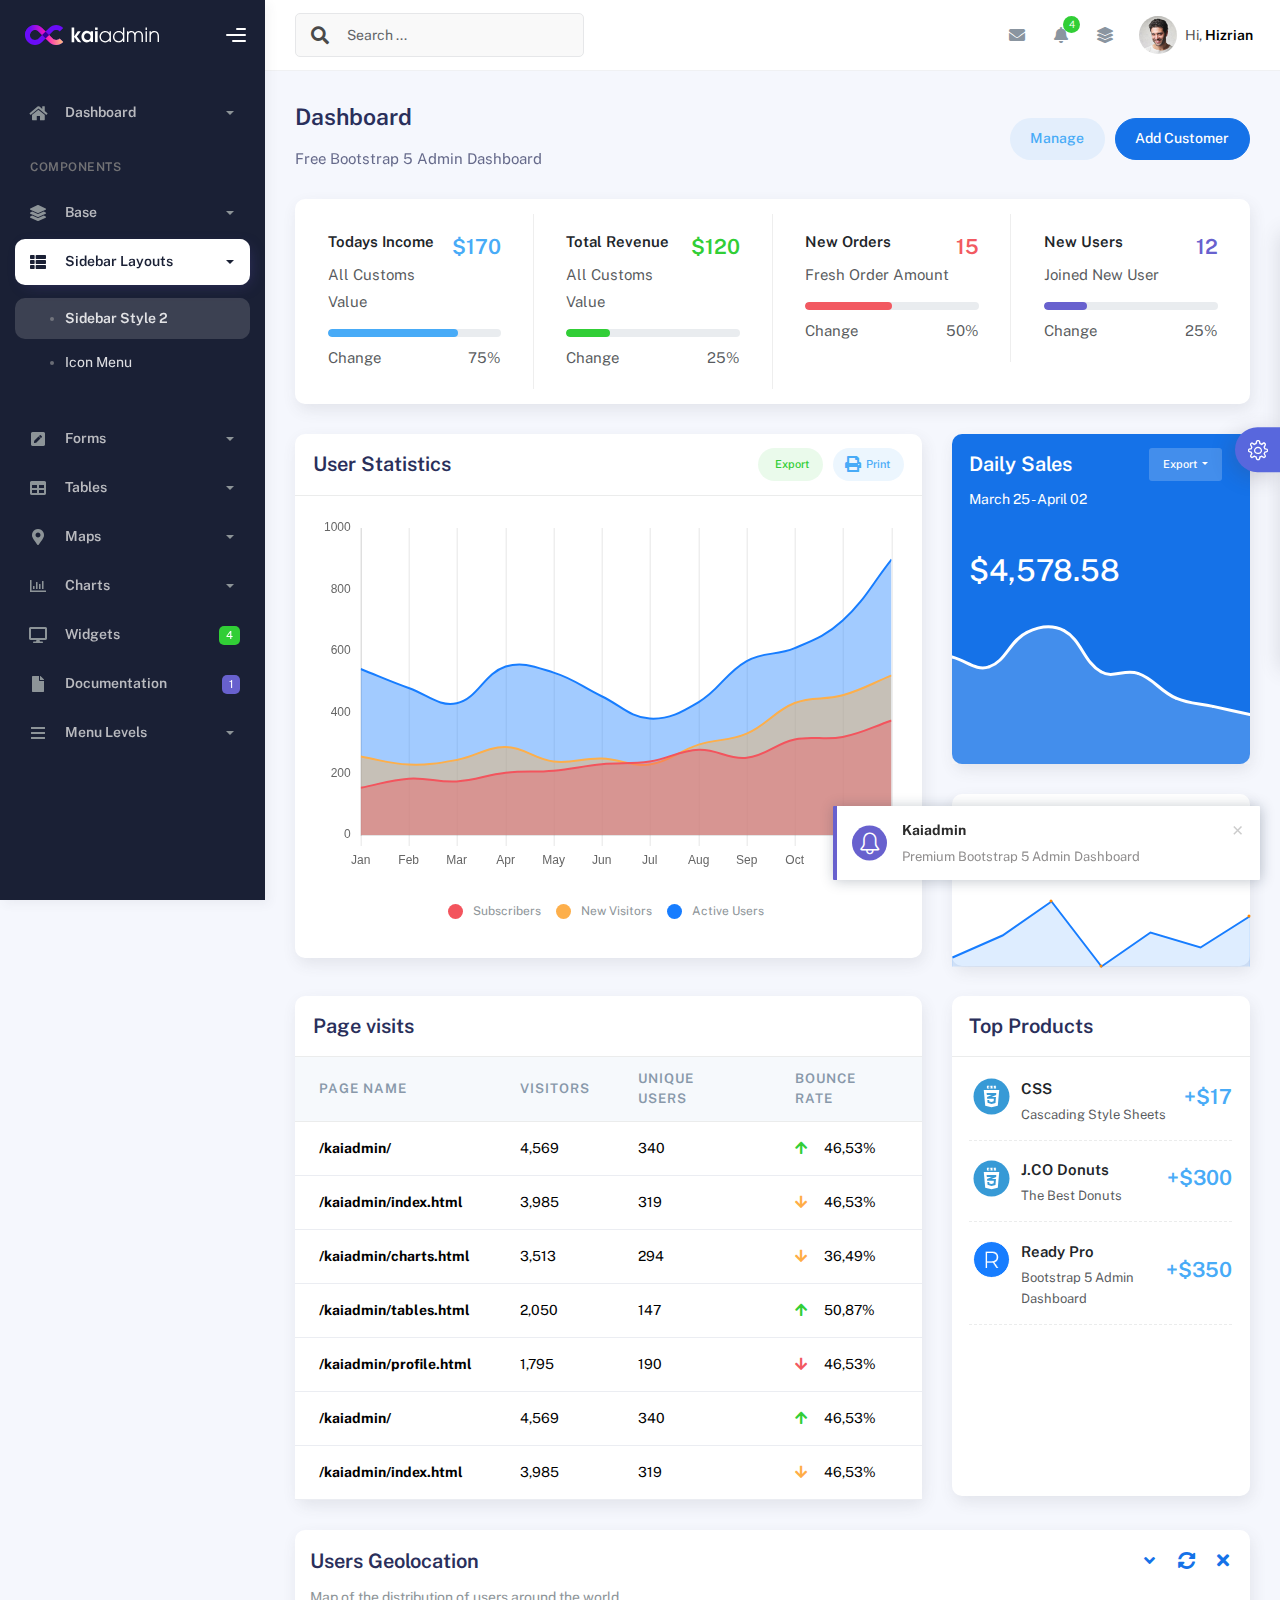
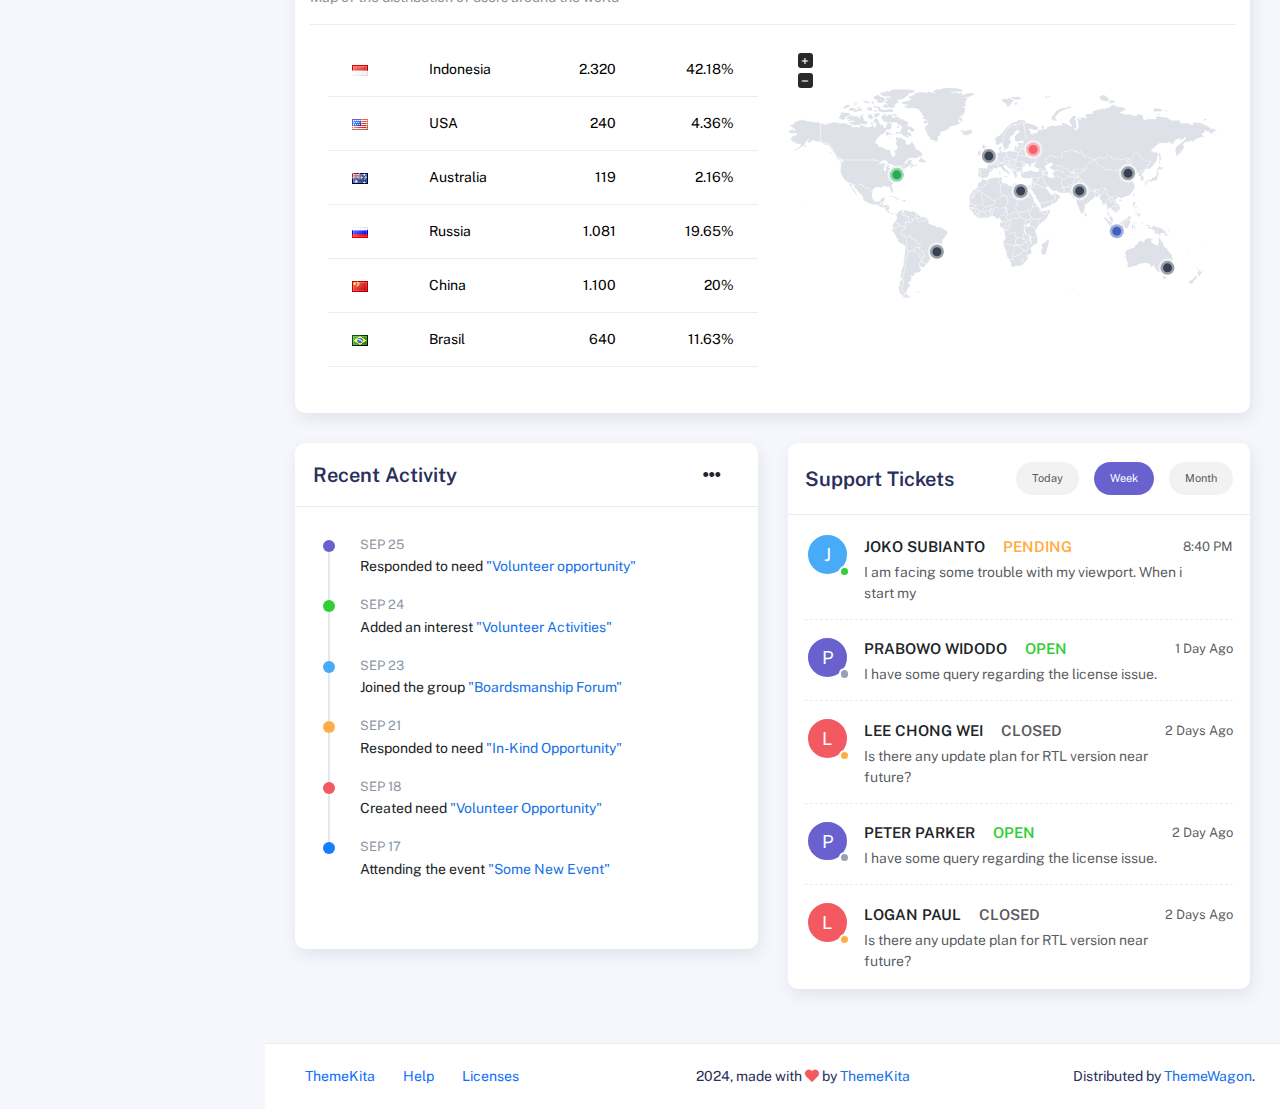
<file: kaiadmin-lite-1.2.0/kaiadmin-lite-1.2.0/sidebar-style-2.html>
<!DOCTYPE html>
<html lang="en">
  <head>
    <meta http-equiv="X-UA-Compatible" content="IE=edge" />
    <title>Kaiadmin - Bootstrap 5 Admin Dashboard</title>
    <meta
      content="width=device-width, initial-scale=1.0, shrink-to-fit=no"
      name="viewport"
    />
    <link
      rel="icon"
      href="assets/img/kaiadmin/favicon.ico"
      type="image/x-icon"
    />

    <!-- Fonts and icons -->
    <script src="assets/js/plugin/webfont/webfont.min.js"></script>
    <script>
      WebFont.load({
        google: { families: ["Public Sans:300,400,500,600,700"] },
        custom: {
          families: [
            "Font Awesome 5 Solid",
            "Font Awesome 5 Regular",
            "Font Awesome 5 Brands",
            "simple-line-icons",
          ],
          urls: ["assets/css/fonts.min.css"],
        },
        active: function () {
          sessionStorage.fonts = true;
        },
      });
    </script>

    <!-- CSS Files -->
    <link rel="stylesheet" href="assets/css/bootstrap.min.css" />
    <link rel="stylesheet" href="assets/css/plugins.min.css" />
    <link rel="stylesheet" href="assets/css/kaiadmin.min.css" />

    <!-- CSS Just for demo purpose, don't include it in your project -->
    <link rel="stylesheet" href="assets/css/demo.css" />
  </head>
  <body>
    <div class="wrapper">
      <!-- Sidebar -->
      <div class="sidebar sidebar-style-2" data-background-color="dark">
        <div class="sidebar-logo">
          <!-- Logo Header -->
          <div class="logo-header" data-background-color="dark">
            <a href="index.html" class="logo">
              <img
                src="assets/img/kaiadmin/logo_light.svg"
                alt="navbar brand"
                class="navbar-brand"
                height="20"
              />
            </a>
            <div class="nav-toggle">
              <button class="btn btn-toggle toggle-sidebar">
                <i class="gg-menu-right"></i>
              </button>
              <button class="btn btn-toggle sidenav-toggler">
                <i class="gg-menu-left"></i>
              </button>
            </div>
            <button class="topbar-toggler more">
              <i class="gg-more-vertical-alt"></i>
            </button>
          </div>
          <!-- End Logo Header -->
        </div>
        <div class="sidebar-wrapper scrollbar scrollbar-inner">
          <div class="sidebar-content">
            <ul class="nav nav-secondary">
              <li class="nav-item">
                <a
                  data-bs-toggle="collapse"
                  href="#dashboard"
                  class="collapsed"
                  aria-expanded="false"
                >
                  <i class="fas fa-home"></i>
                  <p>Dashboard</p>
                  <span class="caret"></span>
                </a>
                <div class="collapse" id="dashboard">
                  <ul class="nav nav-collapse">
                    <li>
                      <a href="../demo1/index.html">
                        <span class="sub-item">Dashboard 1</span>
                      </a>
                    </li>
                  </ul>
                </div>
              </li>
              <li class="nav-section">
                <span class="sidebar-mini-icon">
                  <i class="fa fa-ellipsis-h"></i>
                </span>
                <h4 class="text-section">Components</h4>
              </li>
              <li class="nav-item">
                <a data-bs-toggle="collapse" href="#base">
                  <i class="fas fa-layer-group"></i>
                  <p>Base</p>
                  <span class="caret"></span>
                </a>
                <div class="collapse" id="base">
                  <ul class="nav nav-collapse">
                    <li>
                      <a href="components/avatars.html">
                        <span class="sub-item">Avatars</span>
                      </a>
                    </li>
                    <li>
                      <a href="components/buttons.html">
                        <span class="sub-item">Buttons</span>
                      </a>
                    </li>
                    <li>
                      <a href="components/gridsystem.html">
                        <span class="sub-item">Grid System</span>
                      </a>
                    </li>
                    <li>
                      <a href="components/panels.html">
                        <span class="sub-item">Panels</span>
                      </a>
                    </li>
                    <li>
                      <a href="components/notifications.html">
                        <span class="sub-item">Notifications</span>
                      </a>
                    </li>
                    <li>
                      <a href="components/sweetalert.html">
                        <span class="sub-item">Sweet Alert</span>
                      </a>
                    </li>
                    <li>
                      <a href="components/font-awesome-icons.html">
                        <span class="sub-item">Font Awesome Icons</span>
                      </a>
                    </li>
                    <li>
                      <a href="components/simple-line-icons.html">
                        <span class="sub-item">Simple Line Icons</span>
                      </a>
                    </li>
                    <li>
                      <a href="components/typography.html">
                        <span class="sub-item">Typography</span>
                      </a>
                    </li>
                  </ul>
                </div>
              </li>
              <li class="nav-item active submenu">
                <a data-bs-toggle="collapse" href="#sidebarLayouts">
                  <i class="fas fa-th-list"></i>
                  <p>Sidebar Layouts</p>
                  <span class="caret"></span>
                </a>
                <div class="collapse show" id="sidebarLayouts">
                  <ul class="nav nav-collapse">
                    <li class="active">
                      <a href="sidebar-style-2.html">
                        <span class="sub-item">Sidebar Style 2</span>
                      </a>
                    </li>
                    <li>
                      <a href="icon-menu.html">
                        <span class="sub-item">Icon Menu</span>
                      </a>
                    </li>
                  </ul>
                </div>
              </li>
              <li class="nav-item">
                <a data-bs-toggle="collapse" href="#forms">
                  <i class="fas fa-pen-square"></i>
                  <p>Forms</p>
                  <span class="caret"></span>
                </a>
                <div class="collapse" id="forms">
                  <ul class="nav nav-collapse">
                    <li>
                      <a href="forms/forms.html">
                        <span class="sub-item">Basic Form</span>
                      </a>
                    </li>
                  </ul>
                </div>
              </li>
              <li class="nav-item">
                <a data-bs-toggle="collapse" href="#tables">
                  <i class="fas fa-table"></i>
                  <p>Tables</p>
                  <span class="caret"></span>
                </a>
                <div class="collapse" id="tables">
                  <ul class="nav nav-collapse">
                    <li>
                      <a href="tables/tables.html">
                        <span class="sub-item">Basic Table</span>
                      </a>
                    </li>
                    <li>
                      <a href="tables/datatables.html">
                        <span class="sub-item">Datatables</span>
                      </a>
                    </li>
                  </ul>
                </div>
              </li>
              <li class="nav-item">
                <a data-bs-toggle="collapse" href="#maps">
                  <i class="fas fa-map-marker-alt"></i>
                  <p>Maps</p>
                  <span class="caret"></span>
                </a>
                <div class="collapse" id="maps">
                  <ul class="nav nav-collapse">
                    <li>
                      <a href="maps/googlemaps.html">
                        <span class="sub-item">Google Maps</span>
                      </a>
                    </li>
                    <li>
                      <a href="maps/jsvectormap.html">
                        <span class="sub-item">Jsvectormap</span>
                      </a>
                    </li>
                  </ul>
                </div>
              </li>
              <li class="nav-item">
                <a data-bs-toggle="collapse" href="#charts">
                  <i class="far fa-chart-bar"></i>
                  <p>Charts</p>
                  <span class="caret"></span>
                </a>
                <div class="collapse" id="charts">
                  <ul class="nav nav-collapse">
                    <li>
                      <a href="charts/charts.html">
                        <span class="sub-item">Chart Js</span>
                      </a>
                    </li>
                    <li>
                      <a href="charts/sparkline.html">
                        <span class="sub-item">Sparkline</span>
                      </a>
                    </li>
                  </ul>
                </div>
              </li>
              <li class="nav-item">
                <a href="widgets.html">
                  <i class="fas fa-desktop"></i>
                  <p>Widgets</p>
                  <span class="badge badge-success">4</span>
                </a>
              </li>
              <li class="nav-item">
                <a href="../../documentation/index.html">
                  <i class="fas fa-file"></i>
                  <p>Documentation</p>
                  <span class="badge badge-secondary">1</span>
                </a>
              </li>
              <li class="nav-item">
                <a data-bs-toggle="collapse" href="#submenu">
                  <i class="fas fa-bars"></i>
                  <p>Menu Levels</p>
                  <span class="caret"></span>
                </a>
                <div class="collapse" id="submenu">
                  <ul class="nav nav-collapse">
                    <li>
                      <a data-bs-toggle="collapse" href="#subnav1">
                        <span class="sub-item">Level 1</span>
                        <span class="caret"></span>
                      </a>
                      <div class="collapse" id="subnav1">
                        <ul class="nav nav-collapse subnav">
                          <li>
                            <a href="#">
                              <span class="sub-item">Level 2</span>
                            </a>
                          </li>
                          <li>
                            <a href="#">
                              <span class="sub-item">Level 2</span>
                            </a>
                          </li>
                        </ul>
                      </div>
                    </li>
                    <li>
                      <a data-bs-toggle="collapse" href="#subnav2">
                        <span class="sub-item">Level 1</span>
                        <span class="caret"></span>
                      </a>
                      <div class="collapse" id="subnav2">
                        <ul class="nav nav-collapse subnav">
                          <li>
                            <a href="#">
                              <span class="sub-item">Level 2</span>
                            </a>
                          </li>
                        </ul>
                      </div>
                    </li>
                    <li>
                      <a href="#">
                        <span class="sub-item">Level 1</span>
                      </a>
                    </li>
                  </ul>
                </div>
              </li>
            </ul>
          </div>
        </div>
      </div>
      <!-- End Sidebar -->

      <div class="main-panel">
        <div class="main-header">
          <div class="main-header-logo">
            <!-- Logo Header -->
            <div class="logo-header" data-background-color="dark">
              <a href="index.html" class="logo">
                <img
                  src="assets/img/kaiadmin/logo_light.svg"
                  alt="navbar brand"
                  class="navbar-brand"
                  height="20"
                />
              </a>
              <div class="nav-toggle">
                <button class="btn btn-toggle toggle-sidebar">
                  <i class="gg-menu-right"></i>
                </button>
                <button class="btn btn-toggle sidenav-toggler">
                  <i class="gg-menu-left"></i>
                </button>
              </div>
              <button class="topbar-toggler more">
                <i class="gg-more-vertical-alt"></i>
              </button>
            </div>
            <!-- End Logo Header -->
          </div>
          <!-- Navbar Header -->
          <nav
            class="navbar navbar-header navbar-header-transparent navbar-expand-lg border-bottom"
          >
            <div class="container-fluid">
              <nav
                class="navbar navbar-header-left navbar-expand-lg navbar-form nav-search p-0 d-none d-lg-flex"
              >
                <div class="input-group">
                  <div class="input-group-prepend">
                    <button type="submit" class="btn btn-search pe-1">
                      <i class="fa fa-search search-icon"></i>
                    </button>
                  </div>
                  <input
                    type="text"
                    placeholder="Search ..."
                    class="form-control"
                  />
                </div>
              </nav>

              <ul class="navbar-nav topbar-nav ms-md-auto align-items-center">
                <li
                  class="nav-item topbar-icon dropdown hidden-caret d-flex d-lg-none"
                >
                  <a
                    class="nav-link dropdown-toggle"
                    data-bs-toggle="dropdown"
                    href="#"
                    role="button"
                    aria-expanded="false"
                    aria-haspopup="true"
                  >
                    <i class="fa fa-search"></i>
                  </a>
                  <ul class="dropdown-menu dropdown-search animated fadeIn">
                    <form class="navbar-left navbar-form nav-search">
                      <div class="input-group">
                        <input
                          type="text"
                          placeholder="Search ..."
                          class="form-control"
                        />
                      </div>
                    </form>
                  </ul>
                </li>
                <li class="nav-item topbar-icon dropdown hidden-caret">
                  <a
                    class="nav-link dropdown-toggle"
                    href="#"
                    id="messageDropdown"
                    role="button"
                    data-bs-toggle="dropdown"
                    aria-haspopup="true"
                    aria-expanded="false"
                  >
                    <i class="fa fa-envelope"></i>
                  </a>
                  <ul
                    class="dropdown-menu messages-notif-box animated fadeIn"
                    aria-labelledby="messageDropdown"
                  >
                    <li>
                      <div
                        class="dropdown-title d-flex justify-content-between align-items-center"
                      >
                        Messages
                        <a href="#" class="small">Mark all as read</a>
                      </div>
                    </li>
                    <li>
                      <div class="message-notif-scroll scrollbar-outer">
                        <div class="notif-center">
                          <a href="#">
                            <div class="notif-img">
                              <img
                                src="assets/img/jm_denis.jpg"
                                alt="Img Profile"
                              />
                            </div>
                            <div class="notif-content">
                              <span class="subject">Jimmy Denis</span>
                              <span class="block"> How are you ? </span>
                              <span class="time">5 minutes ago</span>
                            </div>
                          </a>
                          <a href="#">
                            <div class="notif-img">
                              <img
                                src="assets/img/chadengle.jpg"
                                alt="Img Profile"
                              />
                            </div>
                            <div class="notif-content">
                              <span class="subject">Chad</span>
                              <span class="block"> Ok, Thanks ! </span>
                              <span class="time">12 minutes ago</span>
                            </div>
                          </a>
                          <a href="#">
                            <div class="notif-img">
                              <img
                                src="assets/img/mlane.jpg"
                                alt="Img Profile"
                              />
                            </div>
                            <div class="notif-content">
                              <span class="subject">Jhon Doe</span>
                              <span class="block">
                                Ready for the meeting today...
                              </span>
                              <span class="time">12 minutes ago</span>
                            </div>
                          </a>
                          <a href="#">
                            <div class="notif-img">
                              <img
                                src="assets/img/talha.jpg"
                                alt="Img Profile"
                              />
                            </div>
                            <div class="notif-content">
                              <span class="subject">Talha</span>
                              <span class="block"> Hi, Apa Kabar ? </span>
                              <span class="time">17 minutes ago</span>
                            </div>
                          </a>
                        </div>
                      </div>
                    </li>
                    <li>
                      <a class="see-all" href="javascript:void(0);"
                        >See all messages<i class="fa fa-angle-right"></i>
                      </a>
                    </li>
                  </ul>
                </li>
                <li class="nav-item topbar-icon dropdown hidden-caret">
                  <a
                    class="nav-link dropdown-toggle"
                    href="#"
                    id="notifDropdown"
                    role="button"
                    data-bs-toggle="dropdown"
                    aria-haspopup="true"
                    aria-expanded="false"
                  >
                    <i class="fa fa-bell"></i>
                    <span class="notification">4</span>
                  </a>
                  <ul
                    class="dropdown-menu notif-box animated fadeIn"
                    aria-labelledby="notifDropdown"
                  >
                    <li>
                      <div class="dropdown-title">
                        You have 4 new notification
                      </div>
                    </li>
                    <li>
                      <div class="notif-scroll scrollbar-outer">
                        <div class="notif-center">
                          <a href="#">
                            <div class="notif-icon notif-primary">
                              <i class="fa fa-user-plus"></i>
                            </div>
                            <div class="notif-content">
                              <span class="block"> New user registered </span>
                              <span class="time">5 minutes ago</span>
                            </div>
                          </a>
                          <a href="#">
                            <div class="notif-icon notif-success">
                              <i class="fa fa-comment"></i>
                            </div>
                            <div class="notif-content">
                              <span class="block">
                                Rahmad commented on Admin
                              </span>
                              <span class="time">12 minutes ago</span>
                            </div>
                          </a>
                          <a href="#">
                            <div class="notif-img">
                              <img
                                src="assets/img/profile2.jpg"
                                alt="Img Profile"
                              />
                            </div>
                            <div class="notif-content">
                              <span class="block">
                                Reza send messages to you
                              </span>
                              <span class="time">12 minutes ago</span>
                            </div>
                          </a>
                          <a href="#">
                            <div class="notif-icon notif-danger">
                              <i class="fa fa-heart"></i>
                            </div>
                            <div class="notif-content">
                              <span class="block"> Farrah liked Admin </span>
                              <span class="time">17 minutes ago</span>
                            </div>
                          </a>
                        </div>
                      </div>
                    </li>
                    <li>
                      <a class="see-all" href="javascript:void(0);"
                        >See all notifications<i class="fa fa-angle-right"></i>
                      </a>
                    </li>
                  </ul>
                </li>
                <li class="nav-item topbar-icon dropdown hidden-caret">
                  <a
                    class="nav-link"
                    data-bs-toggle="dropdown"
                    href="#"
                    aria-expanded="false"
                  >
                    <i class="fas fa-layer-group"></i>
                  </a>
                  <div class="dropdown-menu quick-actions animated fadeIn">
                    <div class="quick-actions-header">
                      <span class="title mb-1">Quick Actions</span>
                      <span class="subtitle op-7">Shortcuts</span>
                    </div>
                    <div class="quick-actions-scroll scrollbar-outer">
                      <div class="quick-actions-items">
                        <div class="row m-0">
                          <a class="col-6 col-md-4 p-0" href="#">
                            <div class="quick-actions-item">
                              <div class="avatar-item bg-danger rounded-circle">
                                <i class="far fa-calendar-alt"></i>
                              </div>
                              <span class="text">Calendar</span>
                            </div>
                          </a>
                          <a class="col-6 col-md-4 p-0" href="#">
                            <div class="quick-actions-item">
                              <div
                                class="avatar-item bg-warning rounded-circle"
                              >
                                <i class="fas fa-map"></i>
                              </div>
                              <span class="text">Maps</span>
                            </div>
                          </a>
                          <a class="col-6 col-md-4 p-0" href="#">
                            <div class="quick-actions-item">
                              <div class="avatar-item bg-info rounded-circle">
                                <i class="fas fa-file-excel"></i>
                              </div>
                              <span class="text">Reports</span>
                            </div>
                          </a>
                          <a class="col-6 col-md-4 p-0" href="#">
                            <div class="quick-actions-item">
                              <div
                                class="avatar-item bg-success rounded-circle"
                              >
                                <i class="fas fa-envelope"></i>
                              </div>
                              <span class="text">Emails</span>
                            </div>
                          </a>
                          <a class="col-6 col-md-4 p-0" href="#">
                            <div class="quick-actions-item">
                              <div
                                class="avatar-item bg-primary rounded-circle"
                              >
                                <i class="fas fa-file-invoice-dollar"></i>
                              </div>
                              <span class="text">Invoice</span>
                            </div>
                          </a>
                          <a class="col-6 col-md-4 p-0" href="#">
                            <div class="quick-actions-item">
                              <div
                                class="avatar-item bg-secondary rounded-circle"
                              >
                                <i class="fas fa-credit-card"></i>
                              </div>
                              <span class="text">Payments</span>
                            </div>
                          </a>
                        </div>
                      </div>
                    </div>
                  </div>
                </li>

                <li class="nav-item topbar-user dropdown hidden-caret">
                  <a
                    class="dropdown-toggle profile-pic"
                    data-bs-toggle="dropdown"
                    href="#"
                    aria-expanded="false"
                  >
                    <div class="avatar-sm">
                      <img
                        src="assets/img/profile.jpg"
                        alt="..."
                        class="avatar-img rounded-circle"
                      />
                    </div>
                    <span class="profile-username">
                      <span class="op-7">Hi,</span>
                      <span class="fw-bold">Hizrian</span>
                    </span>
                  </a>
                  <ul class="dropdown-menu dropdown-user animated fadeIn">
                    <div class="dropdown-user-scroll scrollbar-outer">
                      <li>
                        <div class="user-box">
                          <div class="avatar-lg">
                            <img
                              src="assets/img/profile.jpg"
                              alt="image profile"
                              class="avatar-img rounded"
                            />
                          </div>
                          <div class="u-text">
                            <h4>Hizrian</h4>
                            <p class="text-muted">hello@example.com</p>
                            <a
                              href="profile.html"
                              class="btn btn-xs btn-secondary btn-sm"
                              >View Profile</a
                            >
                          </div>
                        </div>
                      </li>
                      <li>
                        <div class="dropdown-divider"></div>
                        <a class="dropdown-item" href="#">My Profile</a>
                        <a class="dropdown-item" href="#">My Balance</a>
                        <a class="dropdown-item" href="#">Inbox</a>
                        <div class="dropdown-divider"></div>
                        <a class="dropdown-item" href="#">Account Setting</a>
                        <div class="dropdown-divider"></div>
                        <a class="dropdown-item" href="#">Logout</a>
                      </li>
                    </div>
                  </ul>
                </li>
              </ul>
            </div>
          </nav>
          <!-- End Navbar -->
        </div>

        <div class="container">
          <div class="page-inner">
            <div
              class="d-flex align-items-left align-items-md-center flex-column flex-md-row pt-2 pb-4"
            >
              <div>
                <h3 class="fw-bold mb-3">Dashboard</h3>
                <h6 class="op-7 mb-2">Free Bootstrap 5 Admin Dashboard</h6>
              </div>
              <div class="ms-md-auto py-2 py-md-0">
                <a href="#" class="btn btn-label-info btn-round me-2">Manage</a>
                <a href="#" class="btn btn-primary btn-round">Add Customer</a>
              </div>
            </div>
            <div class="row row-card-no-pd">
              <div class="col-12 col-sm-6 col-md-6 col-xl-3">
                <div class="card">
                  <div class="card-body">
                    <div class="d-flex justify-content-between">
                      <div>
                        <h6><b>Todays Income</b></h6>
                        <p class="text-muted">All Customs Value</p>
                      </div>
                      <h4 class="text-info fw-bold">$170</h4>
                    </div>
                    <div class="progress progress-sm">
                      <div
                        class="progress-bar bg-info w-75"
                        role="progressbar"
                        aria-valuenow="75"
                        aria-valuemin="0"
                        aria-valuemax="100"
                      ></div>
                    </div>
                    <div class="d-flex justify-content-between mt-2">
                      <p class="text-muted mb-0">Change</p>
                      <p class="text-muted mb-0">75%</p>
                    </div>
                  </div>
                </div>
              </div>
              <div class="col-12 col-sm-6 col-md-6 col-xl-3">
                <div class="card">
                  <div class="card-body">
                    <div class="d-flex justify-content-between">
                      <div>
                        <h6><b>Total Revenue</b></h6>
                        <p class="text-muted">All Customs Value</p>
                      </div>
                      <h4 class="text-success fw-bold">$120</h4>
                    </div>
                    <div class="progress progress-sm">
                      <div
                        class="progress-bar bg-success w-25"
                        role="progressbar"
                        aria-valuenow="25"
                        aria-valuemin="0"
                        aria-valuemax="100"
                      ></div>
                    </div>
                    <div class="d-flex justify-content-between mt-2">
                      <p class="text-muted mb-0">Change</p>
                      <p class="text-muted mb-0">25%</p>
                    </div>
                  </div>
                </div>
              </div>
              <div class="col-12 col-sm-6 col-md-6 col-xl-3">
                <div class="card">
                  <div class="card-body">
                    <div class="d-flex justify-content-between">
                      <div>
                        <h6><b>New Orders</b></h6>
                        <p class="text-muted">Fresh Order Amount</p>
                      </div>
                      <h4 class="text-danger fw-bold">15</h4>
                    </div>
                    <div class="progress progress-sm">
                      <div
                        class="progress-bar bg-danger w-50"
                        role="progressbar"
                        aria-valuenow="50"
                        aria-valuemin="0"
                        aria-valuemax="100"
                      ></div>
                    </div>
                    <div class="d-flex justify-content-between mt-2">
                      <p class="text-muted mb-0">Change</p>
                      <p class="text-muted mb-0">50%</p>
                    </div>
                  </div>
                </div>
              </div>
              <div class="col-12 col-sm-6 col-md-6 col-xl-3">
                <div class="card">
                  <div class="card-body">
                    <div class="d-flex justify-content-between">
                      <div>
                        <h6><b>New Users</b></h6>
                        <p class="text-muted">Joined New User</p>
                      </div>
                      <h4 class="text-secondary fw-bold">12</h4>
                    </div>
                    <div class="progress progress-sm">
                      <div
                        class="progress-bar bg-secondary w-25"
                        role="progressbar"
                        aria-valuenow="25"
                        aria-valuemin="0"
                        aria-valuemax="100"
                      ></div>
                    </div>
                    <div class="d-flex justify-content-between mt-2">
                      <p class="text-muted mb-0">Change</p>
                      <p class="text-muted mb-0">25%</p>
                    </div>
                  </div>
                </div>
              </div>
            </div>
            <div class="row">
              <div class="col-md-8">
                <div class="card">
                  <div class="card-header">
                    <div class="card-head-row">
                      <div class="card-title">User Statistics</div>
                      <div class="card-tools">
                        <a
                          href="#"
                          class="btn btn-label-success btn-round btn-sm me-2"
                        >
                          <span class="btn-label">
                            <i class="fa fa-pencil"></i>
                          </span>
                          Export
                        </a>
                        <a href="#" class="btn btn-label-info btn-round btn-sm">
                          <span class="btn-label">
                            <i class="fa fa-print"></i>
                          </span>
                          Print
                        </a>
                      </div>
                    </div>
                  </div>
                  <div class="card-body">
                    <div class="chart-container" style="min-height: 375px">
                      <canvas id="statisticsChart"></canvas>
                    </div>
                    <div id="myChartLegend"></div>
                  </div>
                </div>
              </div>
              <div class="col-md-4">
                <div class="card card-primary">
                  <div class="card-header">
                    <div class="card-head-row">
                      <div class="card-title">Daily Sales</div>
                      <div class="card-tools">
                        <div class="dropdown">
                          <button
                            class="btn btn-sm btn-label-light dropdown-toggle"
                            type="button"
                            id="dropdownMenuButton"
                            data-bs-toggle="dropdown"
                            aria-haspopup="true"
                            aria-expanded="false"
                          >
                            Export
                          </button>
                          <div
                            class="dropdown-menu"
                            aria-labelledby="dropdownMenuButton"
                          >
                            <a class="dropdown-item" href="#">Action</a>
                            <a class="dropdown-item" href="#">Another action</a>
                            <a class="dropdown-item" href="#"
                              >Something else here</a
                            >
                          </div>
                        </div>
                      </div>
                    </div>
                    <div class="card-category">March 25 - April 02</div>
                  </div>
                  <div class="card-body pb-0">
                    <div class="mb-4 mt-2">
                      <h1>$4,578.58</h1>
                    </div>
                    <div class="pull-in">
                      <canvas id="dailySalesChart"></canvas>
                    </div>
                  </div>
                </div>
                <div class="card">
                  <div class="card-body pb-0">
                    <div class="h1 fw-bold float-end text-primary">+5%</div>
                    <h2 class="mb-2">17</h2>
                    <p class="text-muted">Users online</p>
                    <div class="pull-in sparkline-fix">
                      <div id="lineChart"></div>
                    </div>
                  </div>
                </div>
              </div>
            </div>
            <!-- <div class="row">
						<div class="col-md-4">
							<div class="card">
								<div class="card-body pb-0">
									<div class="h1 fw-bold float-end text-primary">+5%</div>
									<h2 class="mb-2">17</h2>
									<p class="text-muted">Users online</p>
									<div class="pull-in sparkline-fix">
										<div id="lineChart"></div>
									</div>
								</div>
							</div>
						</div>
						<div class="col-md-4">
							<div class="card">
								<div class="card-body pb-0">
									<div class="h1 fw-bold float-end text-danger">-3%</div>
									<h2 class="mb-2">27</h2>
									<p class="text-muted">New Users</p>
									<div class="pull-in sparkline-fix">
										<div id="lineChart2"></div>
									</div>
								</div>
							</div>
						</div>
						<div class="col-md-4">
							<div class="card">
								<div class="card-body pb-0">
									<div class="h1 fw-bold float-end text-warning">+7%</div>
									<h2 class="mb-2">213</h2>
									<p class="text-muted">Transactions</p>
									<div class="pull-in sparkline-fix">
										<div id="lineChart3"></div>
									</div>
								</div>
							</div>
						</div>
					</div> -->
            <!-- <div class="row">
						<div class="col-md-4">
							<div class="card">
								<div class="card-header">
									<div class="card-title">Top Products</div>
								</div>
								<div class="card-body pb-0">
									<div class="d-flex">
										<div class="avatar">
											<img src="assets/img/logoproduct.svg" alt="..." class="avatar-img rounded-circle">
										</div>
										<div class="flex-1 pt-1 ms-2">
											<h6 class="fw-bold mb-1">CSS</h6>
											<small class="text-muted">Cascading Style Sheets</small>
										</div>
										<div class="d-flex ms-auto align-items-center">
											<h4 class="text-info fw-bold">+$17</h4>
										</div>
									</div>
									<div class="separator-dashed"></div>
									<div class="d-flex">
										<div class="avatar">
											<img src="assets/img/logoproduct.svg" alt="..." class="avatar-img rounded-circle">
										</div>
										<div class="flex-1 pt-1 ms-2">
											<h6 class="fw-bold mb-1">J.CO Donuts</h6>
											<small class="text-muted">The Best Donuts</small>
										</div>
										<div class="d-flex ms-auto align-items-center">
											<h4 class="text-info fw-bold">+$300</h4>
										</div>
									</div>
									<div class="separator-dashed"></div>
									<div class="d-flex">
										<div class="avatar">
											<img src="assets/img/logoproduct3.svg" alt="..." class="avatar-img rounded-circle">
										</div>
										<div class="flex-1 pt-1 ms-2">
											<h6 class="fw-bold mb-1">Ready Pro</h6>
											<small class="text-muted">Bootstrap 5 Admin Dashboard</small>
										</div>
										<div class="d-flex ms-auto align-items-center">
											<h4 class="text-info fw-bold">+$350</h4>
										</div>
									</div>
									<div class="separator-dashed"></div>
									<div class="pull-in">
										<canvas id="topProductsChart"></canvas>
									</div>
								</div>
							</div>
						</div>
						<div class="col-md-4">
							<div class="card">
								<div class="card-body">
									<div class="card-title fw-mediumbold">Suggested People</div>
									<div class="card-list">
										<div class="item-list">
											<div class="avatar">
												<img src="assets/img/jm_denis.jpg" alt="..." class="avatar-img rounded-circle">
											</div>
											<div class="info-user ms-3">
												<div class="username">Jimmy Denis</div>
												<div class="status">Graphic Designer</div>
											</div>
											<button class="btn btn-icon btn-primary btn-round btn-xs">
												<i class="fa fa-plus"></i>
											</button>
										</div>
										<div class="item-list">
											<div class="avatar">
												<img src="assets/img/chadengle.jpg" alt="..." class="avatar-img rounded-circle">
											</div>
											<div class="info-user ms-3">
												<div class="username">Chad</div>
												<div class="status">CEO Zeleaf</div>
											</div>
											<button class="btn btn-icon btn-primary btn-round btn-xs">
												<i class="fa fa-plus"></i>
											</button>
										</div>
										<div class="item-list">
											<div class="avatar">
												<img src="assets/img/talha.jpg" alt="..." class="avatar-img rounded-circle">
											</div>
											<div class="info-user ms-3">
												<div class="username">Talha</div>
												<div class="status">Front End Designer</div>
											</div>
											<button class="btn btn-icon btn-primary btn-round btn-xs">
												<i class="fa fa-plus"></i>
											</button>
										</div>
										<div class="item-list">
											<div class="avatar">
												<img src="assets/img/mlane.jpg" alt="..." class="avatar-img rounded-circle">
											</div>
											<div class="info-user ms-3">
												<div class="username">John Doe</div>
												<div class="status">Back End Developer</div>
											</div>
											<button class="btn btn-icon btn-primary btn-round btn-xs">
												<i class="fa fa-plus"></i>
											</button>
										</div>
										<div class="item-list">
											<div class="avatar">
												<img src="assets/img/talha.jpg" alt="..." class="avatar-img rounded-circle">
											</div>
											<div class="info-user ms-3">
												<div class="username">Talha</div>
												<div class="status">Front End Designer</div>
											</div>
											<button class="btn btn-icon btn-primary btn-round btn-xs">
												<i class="fa fa-plus"></i>
											</button>
										</div>
										<div class="item-list">
											<div class="avatar">
												<img src="assets/img/jm_denis.jpg" alt="..." class="avatar-img rounded-circle">
											</div>
											<div class="info-user ms-3">
												<div class="username">Jimmy Denis</div>
												<div class="status">Graphic Designer</div>
											</div>
											<button class="btn btn-icon btn-primary btn-round btn-xs">
												<i class="fa fa-plus"></i>
											</button>
										</div>
									</div>
								</div>
							</div>
						</div>
						<div class="col-md-4">
							<div class="card card-primary bg-primary-gradient">
								<div class="card-body">
									<h5 class="mt-3 b-b1 pb-2 mb-4 fw-bold">Active user right now</h5>
									<h1 class="mb-4 fw-bold">17</h1>
									<h5 class="mt-3 b-b1 pb-2 mb-5 fw-bold">Page view per minutes</h5>
									<div id="activeUsersChart"></div>
									<h5 class="mt-5 pb-3 mb-0 fw-bold">Top active pages</h5>
									<ul class="list-unstyled">
										<li class="d-flex justify-content-between pb-1 pt-1"><small>/product/readypro/index.html</small> <span>7</span></li>
										<li class="d-flex justify-content-between pb-1 pt-1"><small>/product/kaiadmin/demo.html</small> <span>10</span></li>
									</ul>
								</div>
							</div>
						</div>
					</div> -->
            <div class="row">
              <div class="col-md-8">
                <div class="card">
                  <div class="card-header">
                    <div class="card-title">Page visits</div>
                  </div>
                  <div class="card-body p-0">
                    <div class="table-responsive">
                      <!-- Projects table -->
                      <table class="table align-items-center mb-0">
                        <thead class="thead-light">
                          <tr>
                            <th scope="col">Page name</th>
                            <th scope="col">Visitors</th>
                            <th scope="col">Unique users</th>
                            <th scope="col">Bounce rate</th>
                          </tr>
                        </thead>
                        <tbody>
                          <tr>
                            <th scope="row">/kaiadmin/</th>
                            <td>4,569</td>
                            <td>340</td>
                            <td>
                              <i class="fas fa-arrow-up text-success me-3"></i>
                              46,53%
                            </td>
                          </tr>
                          <tr>
                            <th scope="row">/kaiadmin/index.html</th>
                            <td>3,985</td>
                            <td>319</td>
                            <td>
                              <i
                                class="fas fa-arrow-down text-warning me-3"
                              ></i>
                              46,53%
                            </td>
                          </tr>
                          <tr>
                            <th scope="row">/kaiadmin/charts.html</th>
                            <td>3,513</td>
                            <td>294</td>
                            <td>
                              <i
                                class="fas fa-arrow-down text-warning me-3"
                              ></i>
                              36,49%
                            </td>
                          </tr>
                          <tr>
                            <th scope="row">/kaiadmin/tables.html</th>
                            <td>2,050</td>
                            <td>147</td>
                            <td>
                              <i class="fas fa-arrow-up text-success me-3"></i>
                              50,87%
                            </td>
                          </tr>
                          <tr>
                            <th scope="row">/kaiadmin/profile.html</th>
                            <td>1,795</td>
                            <td>190</td>
                            <td>
                              <i class="fas fa-arrow-down text-danger me-3"></i>
                              46,53%
                            </td>
                          </tr>
                          <tr>
                            <th scope="row">/kaiadmin/</th>
                            <td>4,569</td>
                            <td>340</td>
                            <td>
                              <i class="fas fa-arrow-up text-success me-3"></i>
                              46,53%
                            </td>
                          </tr>
                          <tr>
                            <th scope="row">/kaiadmin/index.html</th>
                            <td>3,985</td>
                            <td>319</td>
                            <td>
                              <i
                                class="fas fa-arrow-down text-warning me-3"
                              ></i>
                              46,53%
                            </td>
                          </tr>
                        </tbody>
                      </table>
                    </div>
                  </div>
                </div>
              </div>
              <div class="col-md-4">
                <div class="card">
                  <div class="card-header">
                    <div class="card-title">Top Products</div>
                  </div>
                  <div class="card-body pb-0">
                    <div class="d-flex">
                      <div class="avatar">
                        <img
                          src="assets/img/logoproduct.svg"
                          alt="..."
                          class="avatar-img rounded-circle"
                        />
                      </div>
                      <div class="flex-1 pt-1 ms-2">
                        <h6 class="fw-bold mb-1">CSS</h6>
                        <small class="text-muted">Cascading Style Sheets</small>
                      </div>
                      <div class="d-flex ms-auto align-items-center">
                        <h4 class="text-info fw-bold">+$17</h4>
                      </div>
                    </div>
                    <div class="separator-dashed"></div>
                    <div class="d-flex">
                      <div class="avatar">
                        <img
                          src="assets/img/logoproduct.svg"
                          alt="..."
                          class="avatar-img rounded-circle"
                        />
                      </div>
                      <div class="flex-1 pt-1 ms-2">
                        <h6 class="fw-bold mb-1">J.CO Donuts</h6>
                        <small class="text-muted">The Best Donuts</small>
                      </div>
                      <div class="d-flex ms-auto align-items-center">
                        <h4 class="text-info fw-bold">+$300</h4>
                      </div>
                    </div>
                    <div class="separator-dashed"></div>
                    <div class="d-flex">
                      <div class="avatar">
                        <img
                          src="assets/img/logoproduct3.svg"
                          alt="..."
                          class="avatar-img rounded-circle"
                        />
                      </div>
                      <div class="flex-1 pt-1 ms-2">
                        <h6 class="fw-bold mb-1">Ready Pro</h6>
                        <small class="text-muted"
                          >Bootstrap 5 Admin Dashboard</small
                        >
                      </div>
                      <div class="d-flex ms-auto align-items-center">
                        <h4 class="text-info fw-bold">+$350</h4>
                      </div>
                    </div>
                    <div class="separator-dashed"></div>
                    <div class="pull-in">
                      <canvas id="topProductsChart"></canvas>
                    </div>
                  </div>
                </div>
              </div>
            </div>
            <div class="row row-card-no-pd">
              <div class="col-md-12">
                <div class="card">
                  <div class="card-header">
                    <div class="card-head-row card-tools-still-right">
                      <h4 class="card-title">Users Geolocation</h4>
                      <div class="card-tools">
                        <button
                          class="btn btn-icon btn-link btn-primary btn-xs"
                        >
                          <span class="fa fa-angle-down"></span>
                        </button>
                        <button
                          class="btn btn-icon btn-link btn-primary btn-xs btn-refresh-card"
                        >
                          <span class="fa fa-sync-alt"></span>
                        </button>
                        <button
                          class="btn btn-icon btn-link btn-primary btn-xs"
                        >
                          <span class="fa fa-times"></span>
                        </button>
                      </div>
                    </div>
                    <p class="card-category">
                      Map of the distribution of users around the world
                    </p>
                  </div>
                  <div class="card-body">
                    <div class="row">
                      <div class="col-md-6">
                        <div class="table-responsive table-hover table-sales">
                          <table class="table">
                            <tbody>
                              <tr>
                                <td>
                                  <div class="flag">
                                    <img
                                      src="assets/img/flags/id.png"
                                      alt="indonesia"
                                    />
                                  </div>
                                </td>
                                <td>Indonesia</td>
                                <td class="text-end">2.320</td>
                                <td class="text-end">42.18%</td>
                              </tr>
                              <tr>
                                <td>
                                  <div class="flag">
                                    <img
                                      src="assets/img/flags/us.png"
                                      alt="united states"
                                    />
                                  </div>
                                </td>
                                <td>USA</td>
                                <td class="text-end">240</td>
                                <td class="text-end">4.36%</td>
                              </tr>
                              <tr>
                                <td>
                                  <div class="flag">
                                    <img
                                      src="assets/img/flags/au.png"
                                      alt="australia"
                                    />
                                  </div>
                                </td>
                                <td>Australia</td>
                                <td class="text-end">119</td>
                                <td class="text-end">2.16%</td>
                              </tr>
                              <tr>
                                <td>
                                  <div class="flag">
                                    <img
                                      src="assets/img/flags/ru.png"
                                      alt="russia"
                                    />
                                  </div>
                                </td>
                                <td>Russia</td>
                                <td class="text-end">1.081</td>
                                <td class="text-end">19.65%</td>
                              </tr>
                              <tr>
                                <td>
                                  <div class="flag">
                                    <img
                                      src="assets/img/flags/cn.png"
                                      alt="china"
                                    />
                                  </div>
                                </td>
                                <td>China</td>
                                <td class="text-end">1.100</td>
                                <td class="text-end">20%</td>
                              </tr>
                              <tr>
                                <td>
                                  <div class="flag">
                                    <img
                                      src="assets/img/flags/br.png"
                                      alt="brazil"
                                    />
                                  </div>
                                </td>
                                <td>Brasil</td>
                                <td class="text-end">640</td>
                                <td class="text-end">11.63%</td>
                              </tr>
                            </tbody>
                          </table>
                        </div>
                      </div>
                      <div class="col-md-6">
                        <div class="mapcontainer">
                          <div
                            id="world-map"
                            class="w-100"
                            style="height: 300px"
                          ></div>
                        </div>
                      </div>
                    </div>
                  </div>
                </div>
              </div>
            </div>
            <div class="row">
              <div class="col-md-6">
                <div class="card">
                  <div class="card-header">
                    <div class="card-head-row card-tools-still-right">
                      <div class="card-title">Recent Activity</div>
                      <div class="card-tools">
                        <div class="dropdown">
                          <button
                            class="btn btn-icon btn-clean"
                            type="button"
                            id="dropdownMenuButton"
                            data-bs-toggle="dropdown"
                            aria-haspopup="true"
                            aria-expanded="false"
                          >
                            <i class="fas fa-ellipsis-h"></i>
                          </button>
                          <div
                            class="dropdown-menu"
                            aria-labelledby="dropdownMenuButton"
                          >
                            <a class="dropdown-item" href="#">Action</a>
                            <a class="dropdown-item" href="#">Another action</a>
                            <a class="dropdown-item" href="#"
                              >Something else here</a
                            >
                          </div>
                        </div>
                      </div>
                    </div>
                  </div>
                  <div class="card-body">
                    <ol class="activity-feed">
                      <li class="feed-item feed-item-secondary">
                        <time class="date" datetime="9-25">Sep 25</time>
                        <span class="text"
                          >Responded to need
                          <a href="#">"Volunteer opportunity"</a></span
                        >
                      </li>
                      <li class="feed-item feed-item-success">
                        <time class="date" datetime="9-24">Sep 24</time>
                        <span class="text"
                          >Added an interest
                          <a href="#">"Volunteer Activities"</a></span
                        >
                      </li>
                      <li class="feed-item feed-item-info">
                        <time class="date" datetime="9-23">Sep 23</time>
                        <span class="text"
                          >Joined the group
                          <a href="single-group.php"
                            >"Boardsmanship Forum"</a
                          ></span
                        >
                      </li>
                      <li class="feed-item feed-item-warning">
                        <time class="date" datetime="9-21">Sep 21</time>
                        <span class="text"
                          >Responded to need
                          <a href="#">"In-Kind Opportunity"</a></span
                        >
                      </li>
                      <li class="feed-item feed-item-danger">
                        <time class="date" datetime="9-18">Sep 18</time>
                        <span class="text"
                          >Created need
                          <a href="#">"Volunteer Opportunity"</a></span
                        >
                      </li>
                      <li class="feed-item">
                        <time class="date" datetime="9-17">Sep 17</time>
                        <span class="text"
                          >Attending the event
                          <a href="single-event.php">"Some New Event"</a></span
                        >
                      </li>
                    </ol>
                  </div>
                </div>
              </div>
              <div class="col-md-6">
                <div class="card">
                  <div class="card-header">
                    <div class="card-head-row">
                      <div class="card-title">Support Tickets</div>
                      <div class="card-tools">
                        <ul
                          class="nav nav-pills nav-secondary nav-pills-no-bd nav-sm"
                          id="pills-tab"
                          role="tablist"
                        >
                          <li class="nav-item">
                            <a
                              class="nav-link"
                              id="pills-today"
                              data-bs-toggle="pill"
                              href="#pills-today"
                              role="tab"
                              aria-selected="true"
                              >Today</a
                            >
                          </li>
                          <li class="nav-item">
                            <a
                              class="nav-link active"
                              id="pills-week"
                              data-bs-toggle="pill"
                              href="#pills-week"
                              role="tab"
                              aria-selected="false"
                              >Week</a
                            >
                          </li>
                          <li class="nav-item">
                            <a
                              class="nav-link"
                              id="pills-month"
                              data-bs-toggle="pill"
                              href="#pills-month"
                              role="tab"
                              aria-selected="false"
                              >Month</a
                            >
                          </li>
                        </ul>
                      </div>
                    </div>
                  </div>
                  <div class="card-body">
                    <div class="d-flex">
                      <div class="avatar avatar-online">
                        <span
                          class="avatar-title rounded-circle border border-white bg-info"
                          >J</span
                        >
                      </div>
                      <div class="flex-1 ms-3 pt-1">
                        <h6 class="text-uppercase fw-bold mb-1">
                          Joko Subianto
                          <span class="text-warning ps-3">pending</span>
                        </h6>
                        <span class="text-muted"
                          >I am facing some trouble with my viewport. When i
                          start my</span
                        >
                      </div>
                      <div class="float-end pt-1">
                        <small class="text-muted">8:40 PM</small>
                      </div>
                    </div>
                    <div class="separator-dashed"></div>
                    <div class="d-flex">
                      <div class="avatar avatar-offline">
                        <span
                          class="avatar-title rounded-circle border border-white bg-secondary"
                          >P</span
                        >
                      </div>
                      <div class="flex-1 ms-3 pt-1">
                        <h6 class="text-uppercase fw-bold mb-1">
                          Prabowo Widodo
                          <span class="text-success ps-3">open</span>
                        </h6>
                        <span class="text-muted"
                          >I have some query regarding the license issue.</span
                        >
                      </div>
                      <div class="float-end pt-1">
                        <small class="text-muted">1 Day Ago</small>
                      </div>
                    </div>
                    <div class="separator-dashed"></div>
                    <div class="d-flex">
                      <div class="avatar avatar-away">
                        <span
                          class="avatar-title rounded-circle border border-white bg-danger"
                          >L</span
                        >
                      </div>
                      <div class="flex-1 ms-3 pt-1">
                        <h6 class="text-uppercase fw-bold mb-1">
                          Lee Chong Wei
                          <span class="text-muted ps-3">closed</span>
                        </h6>
                        <span class="text-muted"
                          >Is there any update plan for RTL version near
                          future?</span
                        >
                      </div>
                      <div class="float-end pt-1">
                        <small class="text-muted">2 Days Ago</small>
                      </div>
                    </div>
                    <div class="separator-dashed"></div>
                    <div class="d-flex">
                      <div class="avatar avatar-offline">
                        <span
                          class="avatar-title rounded-circle border border-white bg-secondary"
                          >P</span
                        >
                      </div>
                      <div class="flex-1 ms-3 pt-1">
                        <h6 class="text-uppercase fw-bold mb-1">
                          Peter Parker
                          <span class="text-success ps-3">open</span>
                        </h6>
                        <span class="text-muted"
                          >I have some query regarding the license issue.</span
                        >
                      </div>
                      <div class="float-end pt-1">
                        <small class="text-muted">2 Day Ago</small>
                      </div>
                    </div>
                    <div class="separator-dashed"></div>
                    <div class="d-flex">
                      <div class="avatar avatar-away">
                        <span
                          class="avatar-title rounded-circle border border-white bg-danger"
                          >L</span
                        >
                      </div>
                      <div class="flex-1 ms-3 pt-1">
                        <h6 class="text-uppercase fw-bold mb-1">
                          Logan Paul <span class="text-muted ps-3">closed</span>
                        </h6>
                        <span class="text-muted"
                          >Is there any update plan for RTL version near
                          future?</span
                        >
                      </div>
                      <div class="float-end pt-1">
                        <small class="text-muted">2 Days Ago</small>
                      </div>
                    </div>
                  </div>
                </div>
              </div>
            </div>
          </div>
        </div>

        <footer class="footer">
          <div class="container-fluid d-flex justify-content-between">
            <nav class="pull-left">
              <ul class="nav">
                <li class="nav-item">
                  <a class="nav-link" href="http://www.themekita.com">
                    ThemeKita
                  </a>
                </li>
                <li class="nav-item">
                  <a class="nav-link" href="#"> Help </a>
                </li>
                <li class="nav-item">
                  <a class="nav-link" href="#"> Licenses </a>
                </li>
              </ul>
            </nav>
            <div class="copyright">
              2024, made with <i class="fa fa-heart heart text-danger"></i> by
              <a href="http://www.themekita.com">ThemeKita</a>
            </div>
            <div>
              Distributed by
              <a target="_blank" href="https://themewagon.com/">ThemeWagon</a>.
            </div>
          </div>
        </footer>
      </div>

      <!-- Custom template | don't include it in your project! -->
      <div class="custom-template">
        <div class="title">Settings</div>
        <div class="custom-content">
          <div class="switcher">
            <div class="switch-block">
              <h4>Logo Header</h4>
              <div class="btnSwitch">
                <button
                  type="button"
                  class="selected changeLogoHeaderColor"
                  data-color="dark"
                ></button>
                <button
                  type="button"
                  class="changeLogoHeaderColor"
                  data-color="blue"
                ></button>
                <button
                  type="button"
                  class="changeLogoHeaderColor"
                  data-color="purple"
                ></button>
                <button
                  type="button"
                  class="changeLogoHeaderColor"
                  data-color="light-blue"
                ></button>
                <button
                  type="button"
                  class="changeLogoHeaderColor"
                  data-color="green"
                ></button>
                <button
                  type="button"
                  class="changeLogoHeaderColor"
                  data-color="orange"
                ></button>
                <button
                  type="button"
                  class="changeLogoHeaderColor"
                  data-color="red"
                ></button>
                <button
                  type="button"
                  class="changeLogoHeaderColor"
                  data-color="white"
                ></button>
                <br />
                <button
                  type="button"
                  class="changeLogoHeaderColor"
                  data-color="dark2"
                ></button>
                <button
                  type="button"
                  class="changeLogoHeaderColor"
                  data-color="blue2"
                ></button>
                <button
                  type="button"
                  class="changeLogoHeaderColor"
                  data-color="purple2"
                ></button>
                <button
                  type="button"
                  class="changeLogoHeaderColor"
                  data-color="light-blue2"
                ></button>
                <button
                  type="button"
                  class="changeLogoHeaderColor"
                  data-color="green2"
                ></button>
                <button
                  type="button"
                  class="changeLogoHeaderColor"
                  data-color="orange2"
                ></button>
                <button
                  type="button"
                  class="changeLogoHeaderColor"
                  data-color="red2"
                ></button>
              </div>
            </div>
            <div class="switch-block">
              <h4>Navbar Header</h4>
              <div class="btnSwitch">
                <button
                  type="button"
                  class="changeTopBarColor"
                  data-color="dark"
                ></button>
                <button
                  type="button"
                  class="changeTopBarColor"
                  data-color="blue"
                ></button>
                <button
                  type="button"
                  class="changeTopBarColor"
                  data-color="purple"
                ></button>
                <button
                  type="button"
                  class="changeTopBarColor"
                  data-color="light-blue"
                ></button>
                <button
                  type="button"
                  class="changeTopBarColor"
                  data-color="green"
                ></button>
                <button
                  type="button"
                  class="changeTopBarColor"
                  data-color="orange"
                ></button>
                <button
                  type="button"
                  class="changeTopBarColor"
                  data-color="red"
                ></button>
                <button
                  type="button"
                  class="selected changeTopBarColor"
                  data-color="white"
                ></button>
                <br />
                <button
                  type="button"
                  class="changeTopBarColor"
                  data-color="dark2"
                ></button>
                <button
                  type="button"
                  class="changeTopBarColor"
                  data-color="blue2"
                ></button>
                <button
                  type="button"
                  class="changeTopBarColor"
                  data-color="purple2"
                ></button>
                <button
                  type="button"
                  class="changeTopBarColor"
                  data-color="light-blue2"
                ></button>
                <button
                  type="button"
                  class="changeTopBarColor"
                  data-color="green2"
                ></button>
                <button
                  type="button"
                  class="changeTopBarColor"
                  data-color="orange2"
                ></button>
                <button
                  type="button"
                  class="changeTopBarColor"
                  data-color="red2"
                ></button>
              </div>
            </div>
            <div class="switch-block">
              <h4>Sidebar</h4>
              <div class="btnSwitch">
                <button
                  type="button"
                  class="changeSideBarColor"
                  data-color="white"
                ></button>
                <button
                  type="button"
                  class="selected changeSideBarColor"
                  data-color="dark"
                ></button>
                <button
                  type="button"
                  class="changeSideBarColor"
                  data-color="dark2"
                ></button>
              </div>
            </div>
          </div>
        </div>
        <div class="custom-toggle">
          <i class="icon-settings"></i>
        </div>
      </div>
      <!-- End Custom template -->
    </div>
    <!--   Core JS Files   -->
    <script src="assets/js/core/jquery-3.7.1.min.js"></script>
    <script src="assets/js/core/popper.min.js"></script>
    <script src="assets/js/core/bootstrap.min.js"></script>

    <!-- jQuery Scrollbar -->
    <script src="assets/js/plugin/jquery-scrollbar/jquery.scrollbar.min.js"></script>

    <!-- Chart JS -->
    <script src="assets/js/plugin/chart.js/chart.min.js"></script>

    <!-- jQuery Sparkline -->
    <script src="assets/js/plugin/jquery.sparkline/jquery.sparkline.min.js"></script>

    <!-- Chart Circle -->
    <script src="assets/js/plugin/chart-circle/circles.min.js"></script>

    <!-- Datatables -->
    <script src="assets/js/plugin/datatables/datatables.min.js"></script>

    <!-- Bootstrap Notify -->
    <script src="assets/js/plugin/bootstrap-notify/bootstrap-notify.min.js"></script>

    <!-- jQuery Vector Maps -->
    <script src="assets/js/plugin/jsvectormap/jsvectormap.min.js"></script>
    <script src="assets/js/plugin/jsvectormap/world.js"></script>

    <!-- Sweet Alert -->
    <script src="assets/js/plugin/sweetalert/sweetalert.min.js"></script>

    <!-- Kaiadmin JS -->
    <script src="assets/js/kaiadmin.min.js"></script>

    <!-- Kaiadmin DEMO methods, don't include it in your project! -->
    <script src="assets/js/setting-demo.js"></script>
    <script src="assets/js/demo.js"></script>
    <script>
      $("#lineChart").sparkline([102, 109, 120, 99, 110, 105, 115], {
        type: "line",
        height: "70",
        width: "100%",
        lineWidth: "2",
        lineColor: "#177dff",
        fillColor: "rgba(23, 125, 255, 0.14)",
      });

      $("#lineChart2").sparkline([99, 125, 122, 105, 110, 124, 115], {
        type: "line",
        height: "70",
        width: "100%",
        lineWidth: "2",
        lineColor: "#f3545d",
        fillColor: "rgba(243, 84, 93, .14)",
      });

      $("#lineChart3").sparkline([105, 103, 123, 100, 95, 105, 115], {
        type: "line",
        height: "70",
        width: "100%",
        lineWidth: "2",
        lineColor: "#ffa534",
        fillColor: "rgba(255, 165, 52, .14)",
      });
    </script>
  </body>
</html>
</file>
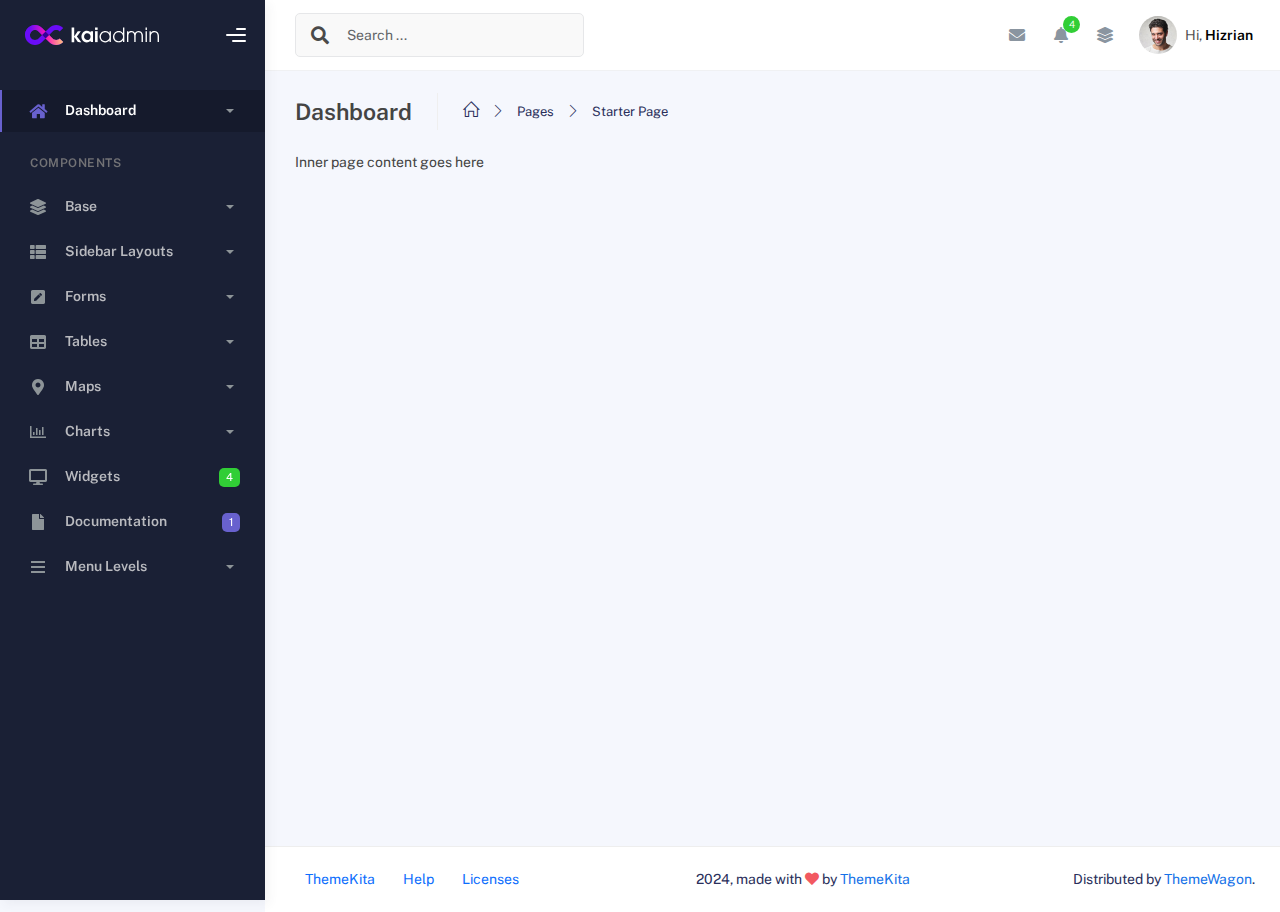
<file: kaiadmin-lite-1.2.0/kaiadmin-lite-1.2.0/starter-template.html>
<!DOCTYPE html>
<html lang="en">
  <head>
    <meta http-equiv="X-UA-Compatible" content="IE=edge" />
    <title>Kaiadmin - Bootstrap 5 Admin Dashboard</title>
    <meta
      content="width=device-width, initial-scale=1.0, shrink-to-fit=no"
      name="viewport"
    />
    <link
      rel="icon"
      href="assets/img/kaiadmin/favicon.ico"
      type="image/x-icon"
    />

    <!-- Fonts and icons -->
    <script src="assets/js/plugin/webfont/webfont.min.js"></script>
    <script>
      WebFont.load({
        google: { families: ["Public Sans:300,400,500,600,700"] },
        custom: {
          families: [
            "Font Awesome 5 Solid",
            "Font Awesome 5 Regular",
            "Font Awesome 5 Brands",
            "simple-line-icons",
          ],
          urls: ["assets/css/fonts.min.css"],
        },
        active: function () {
          sessionStorage.fonts = true;
        },
      });
    </script>

    <!-- CSS Files -->
    <link rel="stylesheet" href="assets/css/bootstrap.min.css" />
    <link rel="stylesheet" href="assets/css/plugins.min.css" />
    <link rel="stylesheet" href="assets/css/kaiadmin.min.css" />

    <!-- CSS Just for demo purpose, don't include it in your project -->
    <link rel="stylesheet" href="assets/css/demo.css" />
  </head>
  <body>
    <div class="wrapper">
      <!-- Sidebar -->
      <div class="sidebar" data-background-color="dark">
        <div class="sidebar-logo">
          <!-- Logo Header -->
          <div class="logo-header" data-background-color="dark">
            <a href="index.html" class="logo">
              <img
                src="assets/img/kaiadmin/logo_light.svg"
                alt="navbar brand"
                class="navbar-brand"
                height="20"
              />
            </a>
            <div class="nav-toggle">
              <button class="btn btn-toggle toggle-sidebar">
                <i class="gg-menu-right"></i>
              </button>
              <button class="btn btn-toggle sidenav-toggler">
                <i class="gg-menu-left"></i>
              </button>
            </div>
            <button class="topbar-toggler more">
              <i class="gg-more-vertical-alt"></i>
            </button>
          </div>
          <!-- End Logo Header -->
        </div>
        <div class="sidebar-wrapper scrollbar scrollbar-inner">
          <div class="sidebar-content">
            <ul class="nav nav-secondary">
              <li class="nav-item active">
                <a
                  data-bs-toggle="collapse"
                  href="#dashboard"
                  class="collapsed"
                  aria-expanded="false"
                >
                  <i class="fas fa-home"></i>
                  <p>Dashboard</p>
                  <span class="caret"></span>
                </a>
                <div class="collapse" id="dashboard">
                  <ul class="nav nav-collapse">
                    <li>
                      <a href="../demo1/index.html">
                        <span class="sub-item">Dashboard 1</span>
                      </a>
                    </li>
                  </ul>
                </div>
              </li>
              <li class="nav-section">
                <span class="sidebar-mini-icon">
                  <i class="fa fa-ellipsis-h"></i>
                </span>
                <h4 class="text-section">Components</h4>
              </li>
              <li class="nav-item">
                <a data-bs-toggle="collapse" href="#base">
                  <i class="fas fa-layer-group"></i>
                  <p>Base</p>
                  <span class="caret"></span>
                </a>
                <div class="collapse" id="base">
                  <ul class="nav nav-collapse">
                    <li>
                      <a href="components/avatars.html">
                        <span class="sub-item">Avatars</span>
                      </a>
                    </li>
                    <li>
                      <a href="components/buttons.html">
                        <span class="sub-item">Buttons</span>
                      </a>
                    </li>
                    <li>
                      <a href="components/gridsystem.html">
                        <span class="sub-item">Grid System</span>
                      </a>
                    </li>
                    <li>
                      <a href="components/panels.html">
                        <span class="sub-item">Panels</span>
                      </a>
                    </li>
                    <li>
                      <a href="components/notifications.html">
                        <span class="sub-item">Notifications</span>
                      </a>
                    </li>
                    <li>
                      <a href="components/sweetalert.html">
                        <span class="sub-item">Sweet Alert</span>
                      </a>
                    </li>
                    <li>
                      <a href="components/font-awesome-icons.html">
                        <span class="sub-item">Font Awesome Icons</span>
                      </a>
                    </li>
                    <li>
                      <a href="components/simple-line-icons.html">
                        <span class="sub-item">Simple Line Icons</span>
                      </a>
                    </li>
                    <li>
                      <a href="components/typography.html">
                        <span class="sub-item">Typography</span>
                      </a>
                    </li>
                  </ul>
                </div>
              </li>
              <li class="nav-item">
                <a data-bs-toggle="collapse" href="#sidebarLayouts">
                  <i class="fas fa-th-list"></i>
                  <p>Sidebar Layouts</p>
                  <span class="caret"></span>
                </a>
                <div class="collapse" id="sidebarLayouts">
                  <ul class="nav nav-collapse">
                    <li>
                      <a href="sidebar-style-2.html">
                        <span class="sub-item">Sidebar Style 2</span>
                      </a>
                    </li>
                    <li>
                      <a href="icon-menu.html">
                        <span class="sub-item">Icon Menu</span>
                      </a>
                    </li>
                  </ul>
                </div>
              </li>
              <li class="nav-item">
                <a data-bs-toggle="collapse" href="#forms">
                  <i class="fas fa-pen-square"></i>
                  <p>Forms</p>
                  <span class="caret"></span>
                </a>
                <div class="collapse" id="forms">
                  <ul class="nav nav-collapse">
                    <li>
                      <a href="forms/forms.html">
                        <span class="sub-item">Basic Form</span>
                      </a>
                    </li>
                  </ul>
                </div>
              </li>
              <li class="nav-item">
                <a data-bs-toggle="collapse" href="#tables">
                  <i class="fas fa-table"></i>
                  <p>Tables</p>
                  <span class="caret"></span>
                </a>
                <div class="collapse" id="tables">
                  <ul class="nav nav-collapse">
                    <li>
                      <a href="tables/tables.html">
                        <span class="sub-item">Basic Table</span>
                      </a>
                    </li>
                    <li>
                      <a href="tables/datatables.html">
                        <span class="sub-item">Datatables</span>
                      </a>
                    </li>
                  </ul>
                </div>
              </li>
              <li class="nav-item">
                <a data-bs-toggle="collapse" href="#maps">
                  <i class="fas fa-map-marker-alt"></i>
                  <p>Maps</p>
                  <span class="caret"></span>
                </a>
                <div class="collapse" id="maps">
                  <ul class="nav nav-collapse">
                    <li>
                      <a href="maps/googlemaps.html">
                        <span class="sub-item">Google Maps</span>
                      </a>
                    </li>
                    <li>
                      <a href="maps/jsvectormap.html">
                        <span class="sub-item">Jsvectormap</span>
                      </a>
                    </li>
                  </ul>
                </div>
              </li>
              <li class="nav-item">
                <a data-bs-toggle="collapse" href="#charts">
                  <i class="far fa-chart-bar"></i>
                  <p>Charts</p>
                  <span class="caret"></span>
                </a>
                <div class="collapse" id="charts">
                  <ul class="nav nav-collapse">
                    <li>
                      <a href="charts/charts.html">
                        <span class="sub-item">Chart Js</span>
                      </a>
                    </li>
                    <li>
                      <a href="charts/sparkline.html">
                        <span class="sub-item">Sparkline</span>
                      </a>
                    </li>
                  </ul>
                </div>
              </li>
              <li class="nav-item">
                <a href="widgets.html">
                  <i class="fas fa-desktop"></i>
                  <p>Widgets</p>
                  <span class="badge badge-success">4</span>
                </a>
              </li>
              <li class="nav-item">
                <a href="../../documentation/index.html">
                  <i class="fas fa-file"></i>
                  <p>Documentation</p>
                  <span class="badge badge-secondary">1</span>
                </a>
              </li>
              <li class="nav-item">
                <a data-bs-toggle="collapse" href="#submenu">
                  <i class="fas fa-bars"></i>
                  <p>Menu Levels</p>
                  <span class="caret"></span>
                </a>
                <div class="collapse" id="submenu">
                  <ul class="nav nav-collapse">
                    <li>
                      <a data-bs-toggle="collapse" href="#subnav1">
                        <span class="sub-item">Level 1</span>
                        <span class="caret"></span>
                      </a>
                      <div class="collapse" id="subnav1">
                        <ul class="nav nav-collapse subnav">
                          <li>
                            <a href="#">
                              <span class="sub-item">Level 2</span>
                            </a>
                          </li>
                          <li>
                            <a href="#">
                              <span class="sub-item">Level 2</span>
                            </a>
                          </li>
                        </ul>
                      </div>
                    </li>
                    <li>
                      <a data-bs-toggle="collapse" href="#subnav2">
                        <span class="sub-item">Level 1</span>
                        <span class="caret"></span>
                      </a>
                      <div class="collapse" id="subnav2">
                        <ul class="nav nav-collapse subnav">
                          <li>
                            <a href="#">
                              <span class="sub-item">Level 2</span>
                            </a>
                          </li>
                        </ul>
                      </div>
                    </li>
                    <li>
                      <a href="#">
                        <span class="sub-item">Level 1</span>
                      </a>
                    </li>
                  </ul>
                </div>
              </li>
            </ul>
          </div>
        </div>
      </div>
      <!-- End Sidebar -->

      <div class="main-panel">
        <div class="main-header">
          <div class="main-header-logo">
            <!-- Logo Header -->
            <div class="logo-header" data-background-color="dark">
              <a href="index.html" class="logo">
                <img
                  src="assets/img/kaiadmin/logo_light.svg"
                  alt="navbar brand"
                  class="navbar-brand"
                  height="20"
                />
              </a>
              <div class="nav-toggle">
                <button class="btn btn-toggle toggle-sidebar">
                  <i class="gg-menu-right"></i>
                </button>
                <button class="btn btn-toggle sidenav-toggler">
                  <i class="gg-menu-left"></i>
                </button>
              </div>
              <button class="topbar-toggler more">
                <i class="gg-more-vertical-alt"></i>
              </button>
            </div>
            <!-- End Logo Header -->
          </div>
          <!-- Navbar Header -->
          <nav
            class="navbar navbar-header navbar-header-transparent navbar-expand-lg border-bottom"
          >
            <div class="container-fluid">
              <nav
                class="navbar navbar-header-left navbar-expand-lg navbar-form nav-search p-0 d-none d-lg-flex"
              >
                <div class="input-group">
                  <div class="input-group-prepend">
                    <button type="submit" class="btn btn-search pe-1">
                      <i class="fa fa-search search-icon"></i>
                    </button>
                  </div>
                  <input
                    type="text"
                    placeholder="Search ..."
                    class="form-control"
                  />
                </div>
              </nav>

              <ul class="navbar-nav topbar-nav ms-md-auto align-items-center">
                <li
                  class="nav-item topbar-icon dropdown hidden-caret d-flex d-lg-none"
                >
                  <a
                    class="nav-link dropdown-toggle"
                    data-bs-toggle="dropdown"
                    href="#"
                    role="button"
                    aria-expanded="false"
                    aria-haspopup="true"
                  >
                    <i class="fa fa-search"></i>
                  </a>
                  <ul class="dropdown-menu dropdown-search animated fadeIn">
                    <form class="navbar-left navbar-form nav-search">
                      <div class="input-group">
                        <input
                          type="text"
                          placeholder="Search ..."
                          class="form-control"
                        />
                      </div>
                    </form>
                  </ul>
                </li>
                <li class="nav-item topbar-icon dropdown hidden-caret">
                  <a
                    class="nav-link dropdown-toggle"
                    href="#"
                    id="messageDropdown"
                    role="button"
                    data-bs-toggle="dropdown"
                    aria-haspopup="true"
                    aria-expanded="false"
                  >
                    <i class="fa fa-envelope"></i>
                  </a>
                  <ul
                    class="dropdown-menu messages-notif-box animated fadeIn"
                    aria-labelledby="messageDropdown"
                  >
                    <li>
                      <div
                        class="dropdown-title d-flex justify-content-between align-items-center"
                      >
                        Messages
                        <a href="#" class="small">Mark all as read</a>
                      </div>
                    </li>
                    <li>
                      <div class="message-notif-scroll scrollbar-outer">
                        <div class="notif-center">
                          <a href="#">
                            <div class="notif-img">
                              <img
                                src="assets/img/jm_denis.jpg"
                                alt="Img Profile"
                              />
                            </div>
                            <div class="notif-content">
                              <span class="subject">Jimmy Denis</span>
                              <span class="block"> How are you ? </span>
                              <span class="time">5 minutes ago</span>
                            </div>
                          </a>
                          <a href="#">
                            <div class="notif-img">
                              <img
                                src="assets/img/chadengle.jpg"
                                alt="Img Profile"
                              />
                            </div>
                            <div class="notif-content">
                              <span class="subject">Chad</span>
                              <span class="block"> Ok, Thanks ! </span>
                              <span class="time">12 minutes ago</span>
                            </div>
                          </a>
                          <a href="#">
                            <div class="notif-img">
                              <img
                                src="assets/img/mlane.jpg"
                                alt="Img Profile"
                              />
                            </div>
                            <div class="notif-content">
                              <span class="subject">Jhon Doe</span>
                              <span class="block">
                                Ready for the meeting today...
                              </span>
                              <span class="time">12 minutes ago</span>
                            </div>
                          </a>
                          <a href="#">
                            <div class="notif-img">
                              <img
                                src="assets/img/talha.jpg"
                                alt="Img Profile"
                              />
                            </div>
                            <div class="notif-content">
                              <span class="subject">Talha</span>
                              <span class="block"> Hi, Apa Kabar ? </span>
                              <span class="time">17 minutes ago</span>
                            </div>
                          </a>
                        </div>
                      </div>
                    </li>
                    <li>
                      <a class="see-all" href="javascript:void(0);"
                        >See all messages<i class="fa fa-angle-right"></i>
                      </a>
                    </li>
                  </ul>
                </li>
                <li class="nav-item topbar-icon dropdown hidden-caret">
                  <a
                    class="nav-link dropdown-toggle"
                    href="#"
                    id="notifDropdown"
                    role="button"
                    data-bs-toggle="dropdown"
                    aria-haspopup="true"
                    aria-expanded="false"
                  >
                    <i class="fa fa-bell"></i>
                    <span class="notification">4</span>
                  </a>
                  <ul
                    class="dropdown-menu notif-box animated fadeIn"
                    aria-labelledby="notifDropdown"
                  >
                    <li>
                      <div class="dropdown-title">
                        You have 4 new notification
                      </div>
                    </li>
                    <li>
                      <div class="notif-scroll scrollbar-outer">
                        <div class="notif-center">
                          <a href="#">
                            <div class="notif-icon notif-primary">
                              <i class="fa fa-user-plus"></i>
                            </div>
                            <div class="notif-content">
                              <span class="block"> New user registered </span>
                              <span class="time">5 minutes ago</span>
                            </div>
                          </a>
                          <a href="#">
                            <div class="notif-icon notif-success">
                              <i class="fa fa-comment"></i>
                            </div>
                            <div class="notif-content">
                              <span class="block">
                                Rahmad commented on Admin
                              </span>
                              <span class="time">12 minutes ago</span>
                            </div>
                          </a>
                          <a href="#">
                            <div class="notif-img">
                              <img
                                src="assets/img/profile2.jpg"
                                alt="Img Profile"
                              />
                            </div>
                            <div class="notif-content">
                              <span class="block">
                                Reza send messages to you
                              </span>
                              <span class="time">12 minutes ago</span>
                            </div>
                          </a>
                          <a href="#">
                            <div class="notif-icon notif-danger">
                              <i class="fa fa-heart"></i>
                            </div>
                            <div class="notif-content">
                              <span class="block"> Farrah liked Admin </span>
                              <span class="time">17 minutes ago</span>
                            </div>
                          </a>
                        </div>
                      </div>
                    </li>
                    <li>
                      <a class="see-all" href="javascript:void(0);"
                        >See all notifications<i class="fa fa-angle-right"></i>
                      </a>
                    </li>
                  </ul>
                </li>
                <li class="nav-item topbar-icon dropdown hidden-caret">
                  <a
                    class="nav-link"
                    data-bs-toggle="dropdown"
                    href="#"
                    aria-expanded="false"
                  >
                    <i class="fas fa-layer-group"></i>
                  </a>
                  <div class="dropdown-menu quick-actions animated fadeIn">
                    <div class="quick-actions-header">
                      <span class="title mb-1">Quick Actions</span>
                      <span class="subtitle op-7">Shortcuts</span>
                    </div>
                    <div class="quick-actions-scroll scrollbar-outer">
                      <div class="quick-actions-items">
                        <div class="row m-0">
                          <a class="col-6 col-md-4 p-0" href="#">
                            <div class="quick-actions-item">
                              <div class="avatar-item bg-danger rounded-circle">
                                <i class="far fa-calendar-alt"></i>
                              </div>
                              <span class="text">Calendar</span>
                            </div>
                          </a>
                          <a class="col-6 col-md-4 p-0" href="#">
                            <div class="quick-actions-item">
                              <div
                                class="avatar-item bg-warning rounded-circle"
                              >
                                <i class="fas fa-map"></i>
                              </div>
                              <span class="text">Maps</span>
                            </div>
                          </a>
                          <a class="col-6 col-md-4 p-0" href="#">
                            <div class="quick-actions-item">
                              <div class="avatar-item bg-info rounded-circle">
                                <i class="fas fa-file-excel"></i>
                              </div>
                              <span class="text">Reports</span>
                            </div>
                          </a>
                          <a class="col-6 col-md-4 p-0" href="#">
                            <div class="quick-actions-item">
                              <div
                                class="avatar-item bg-success rounded-circle"
                              >
                                <i class="fas fa-envelope"></i>
                              </div>
                              <span class="text">Emails</span>
                            </div>
                          </a>
                          <a class="col-6 col-md-4 p-0" href="#">
                            <div class="quick-actions-item">
                              <div
                                class="avatar-item bg-primary rounded-circle"
                              >
                                <i class="fas fa-file-invoice-dollar"></i>
                              </div>
                              <span class="text">Invoice</span>
                            </div>
                          </a>
                          <a class="col-6 col-md-4 p-0" href="#">
                            <div class="quick-actions-item">
                              <div
                                class="avatar-item bg-secondary rounded-circle"
                              >
                                <i class="fas fa-credit-card"></i>
                              </div>
                              <span class="text">Payments</span>
                            </div>
                          </a>
                        </div>
                      </div>
                    </div>
                  </div>
                </li>

                <li class="nav-item topbar-user dropdown hidden-caret">
                  <a
                    class="dropdown-toggle profile-pic"
                    data-bs-toggle="dropdown"
                    href="#"
                    aria-expanded="false"
                  >
                    <div class="avatar-sm">
                      <img
                        src="assets/img/profile.jpg"
                        alt="..."
                        class="avatar-img rounded-circle"
                      />
                    </div>
                    <span class="profile-username">
                      <span class="op-7">Hi,</span>
                      <span class="fw-bold">Hizrian</span>
                    </span>
                  </a>
                  <ul class="dropdown-menu dropdown-user animated fadeIn">
                    <div class="dropdown-user-scroll scrollbar-outer">
                      <li>
                        <div class="user-box">
                          <div class="avatar-lg">
                            <img
                              src="assets/img/profile.jpg"
                              alt="image profile"
                              class="avatar-img rounded"
                            />
                          </div>
                          <div class="u-text">
                            <h4>Hizrian</h4>
                            <p class="text-muted">hello@example.com</p>
                            <a
                              href="profile.html"
                              class="btn btn-xs btn-secondary btn-sm"
                              >View Profile</a
                            >
                          </div>
                        </div>
                      </li>
                      <li>
                        <div class="dropdown-divider"></div>
                        <a class="dropdown-item" href="#">My Profile</a>
                        <a class="dropdown-item" href="#">My Balance</a>
                        <a class="dropdown-item" href="#">Inbox</a>
                        <div class="dropdown-divider"></div>
                        <a class="dropdown-item" href="#">Account Setting</a>
                        <div class="dropdown-divider"></div>
                        <a class="dropdown-item" href="#">Logout</a>
                      </li>
                    </div>
                  </ul>
                </li>
              </ul>
            </div>
          </nav>
          <!-- End Navbar -->
        </div>

        <div class="container">
          <div class="page-inner">
            <div class="page-header">
              <h4 class="page-title">Dashboard</h4>
              <ul class="breadcrumbs">
                <li class="nav-home">
                  <a href="#">
                    <i class="icon-home"></i>
                  </a>
                </li>
                <li class="separator">
                  <i class="icon-arrow-right"></i>
                </li>
                <li class="nav-item">
                  <a href="#">Pages</a>
                </li>
                <li class="separator">
                  <i class="icon-arrow-right"></i>
                </li>
                <li class="nav-item">
                  <a href="#">Starter Page</a>
                </li>
              </ul>
            </div>
            <div class="page-category">Inner page content goes here</div>
          </div>
        </div>

        <footer class="footer">
          <div class="container-fluid d-flex justify-content-between">
            <nav class="pull-left">
              <ul class="nav">
                <li class="nav-item">
                  <a class="nav-link" href="http://www.themekita.com">
                    ThemeKita
                  </a>
                </li>
                <li class="nav-item">
                  <a class="nav-link" href="#"> Help </a>
                </li>
                <li class="nav-item">
                  <a class="nav-link" href="#"> Licenses </a>
                </li>
              </ul>
            </nav>
            <div class="copyright">
              2024, made with <i class="fa fa-heart heart text-danger"></i> by
              <a href="http://www.themekita.com">ThemeKita</a>
            </div>
            <div>
              Distributed by
              <a target="_blank" href="https://themewagon.com/">ThemeWagon</a>.
            </div>
          </div>
        </footer>
      </div>
    </div>
    <!--   Core JS Files   -->
    <script src="assets/js/core/jquery-3.7.1.min.js"></script>
    <script src="assets/js/core/popper.min.js"></script>
    <script src="assets/js/core/bootstrap.min.js"></script>

    <!-- jQuery Scrollbar -->
    <script src="assets/js/plugin/jquery-scrollbar/jquery.scrollbar.min.js"></script>

    <!-- Chart JS -->
    <script src="assets/js/plugin/chart.js/chart.min.js"></script>

    <!-- jQuery Sparkline -->
    <script src="assets/js/plugin/jquery.sparkline/jquery.sparkline.min.js"></script>

    <!-- Chart Circle -->
    <script src="assets/js/plugin/chart-circle/circles.min.js"></script>

    <!-- Datatables -->
    <script src="assets/js/plugin/datatables/datatables.min.js"></script>

    <!-- Bootstrap Notify -->
    <script src="assets/js/plugin/bootstrap-notify/bootstrap-notify.min.js"></script>

    <!-- jQuery Vector Maps -->
    <script src="assets/js/plugin/jsvectormap/jsvectormap.min.js"></script>
    <script src="assets/js/plugin/jsvectormap/world.js"></script>

    <!-- Google Maps Plugin -->
    <script src="assets/js/plugin/gmaps/gmaps.js"></script>

    <!-- Sweet Alert -->
    <script src="assets/js/plugin/sweetalert/sweetalert.min.js"></script>

    <!-- Kaiadmin JS -->
    <script src="assets/js/kaiadmin.min.js"></script>
  </body>
</html>
</file>
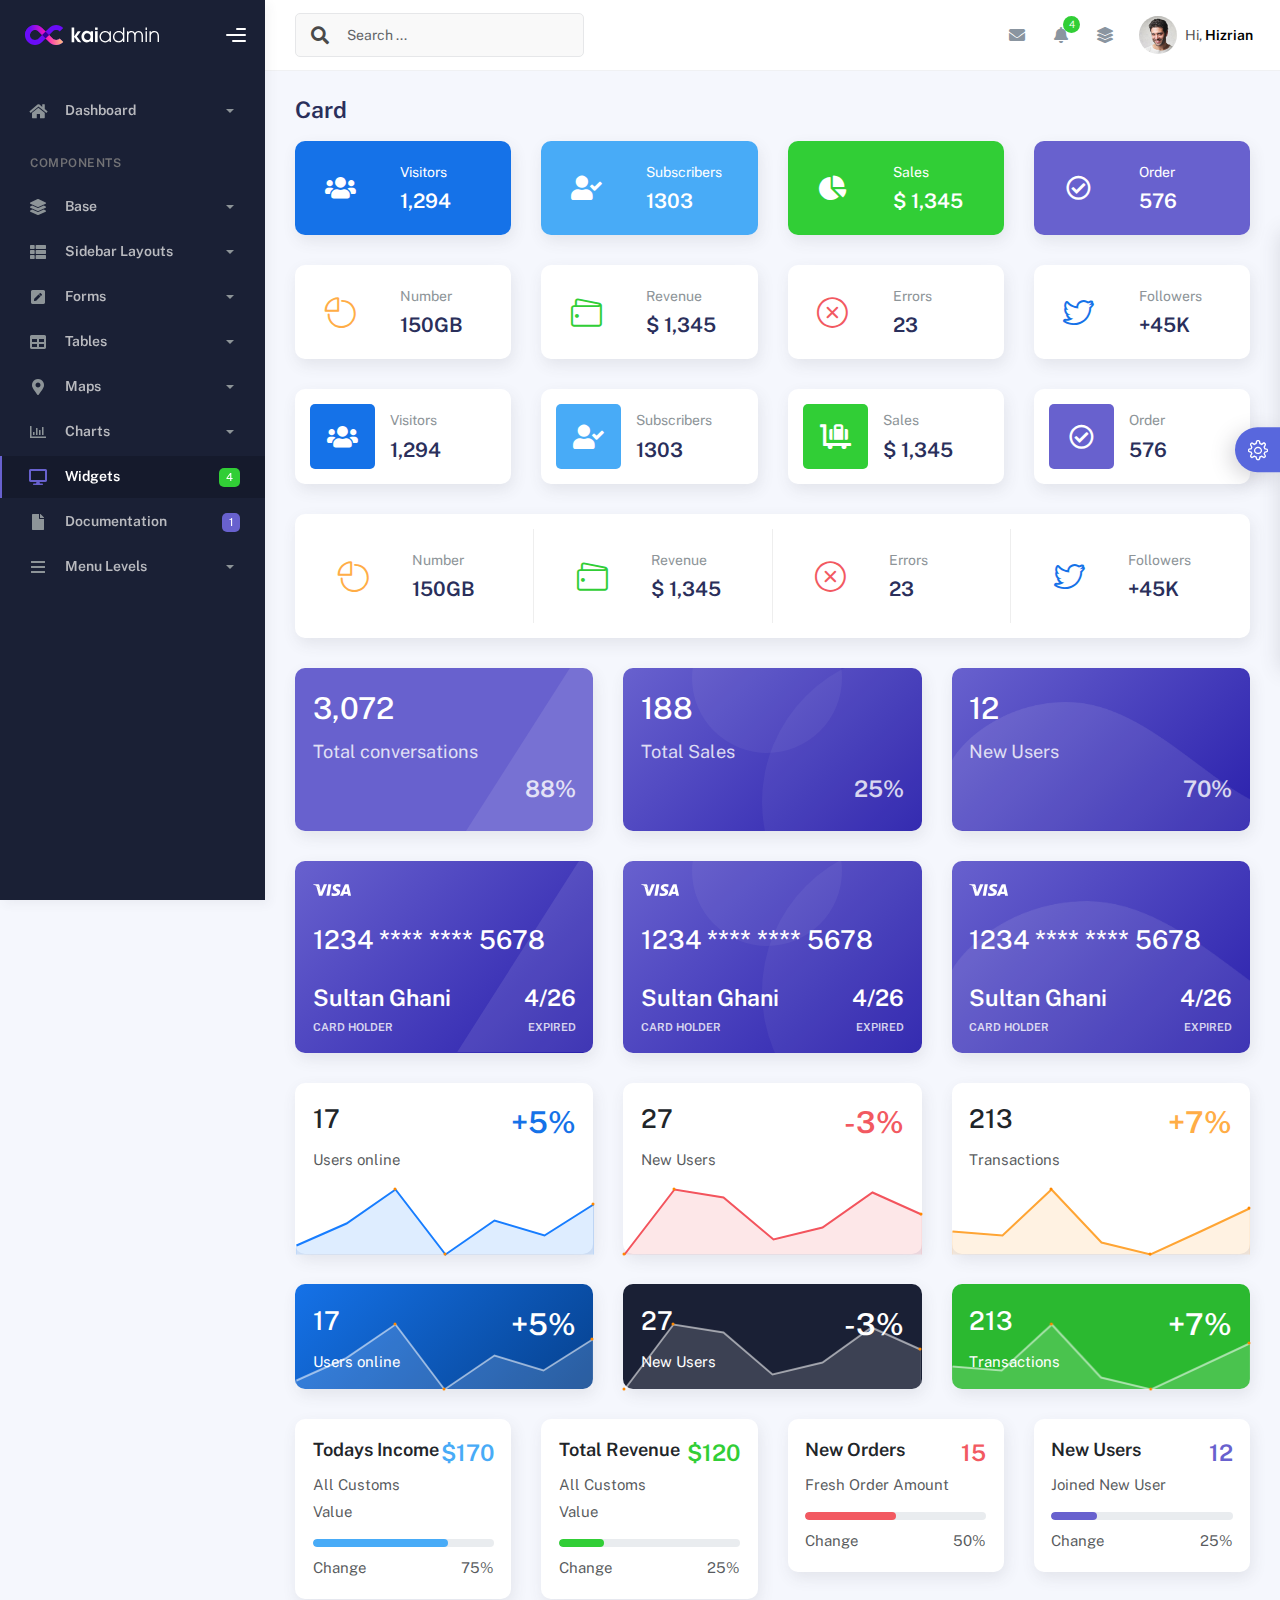
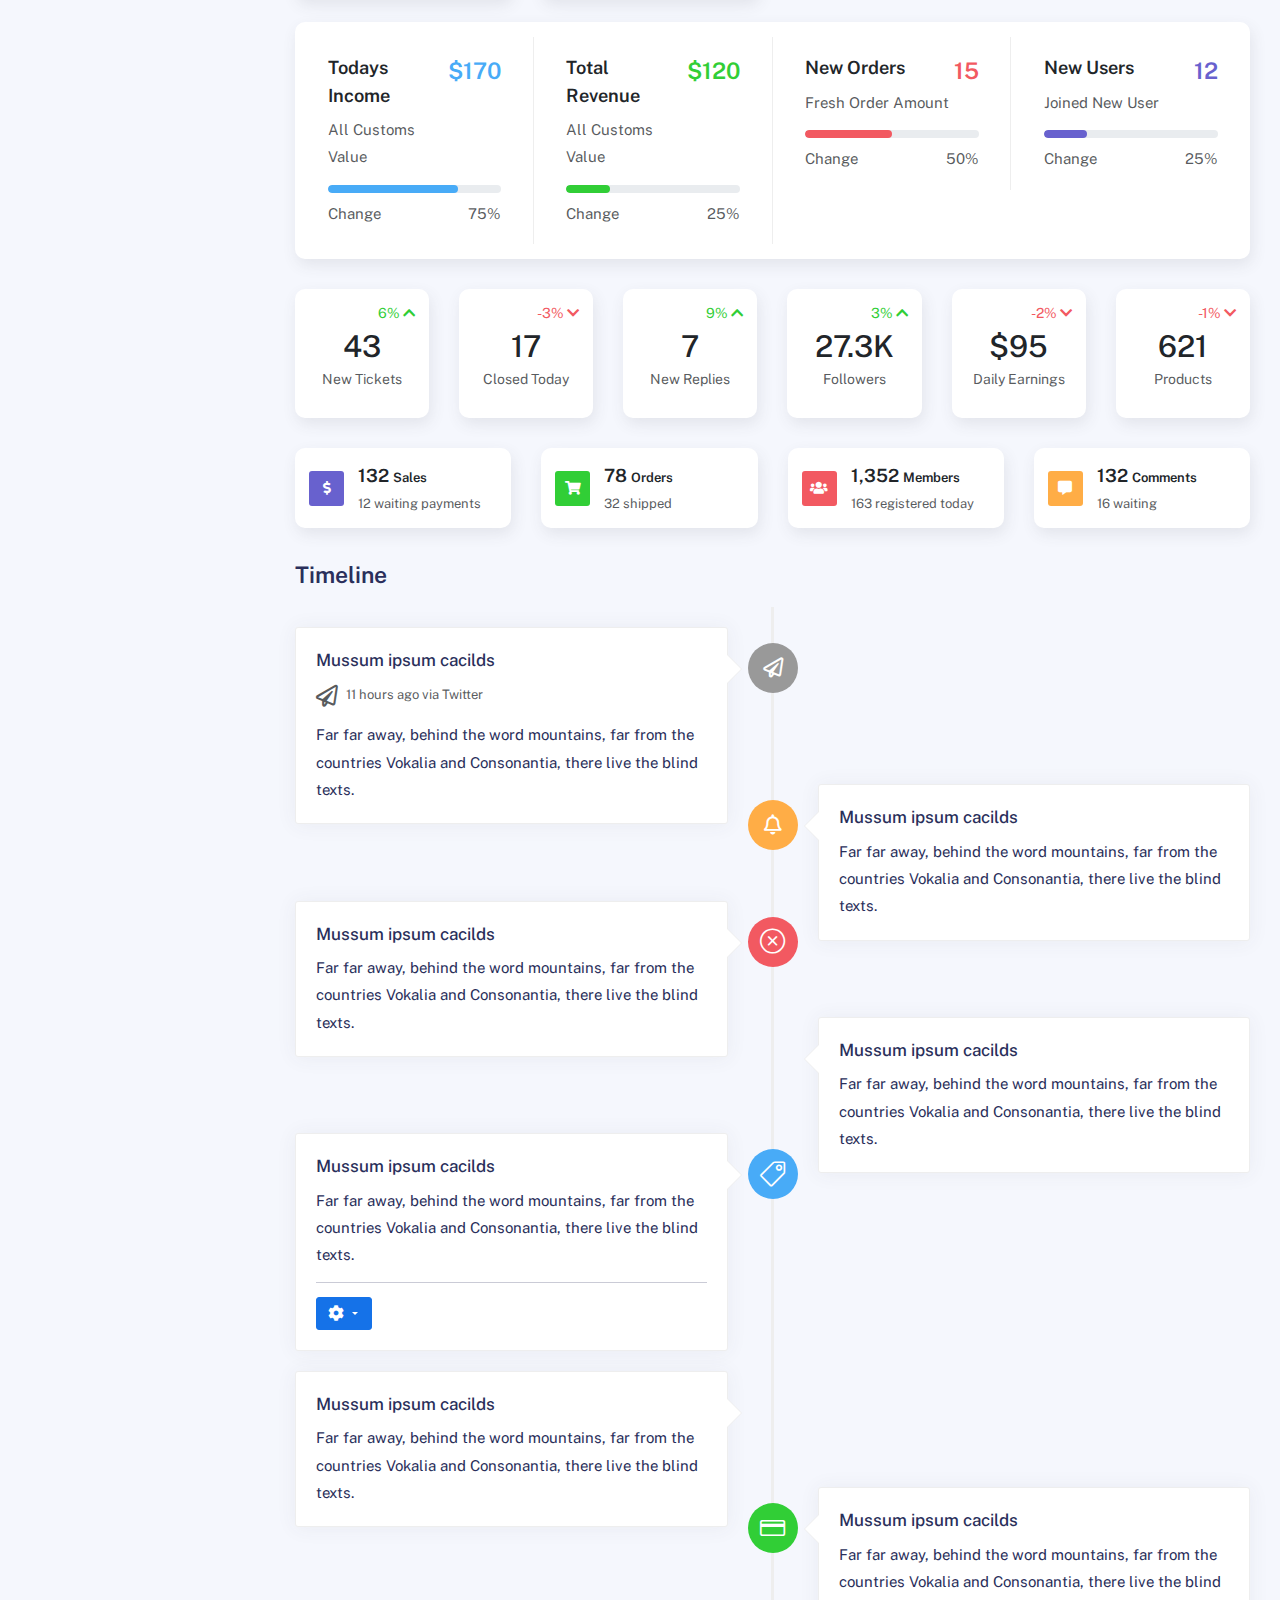
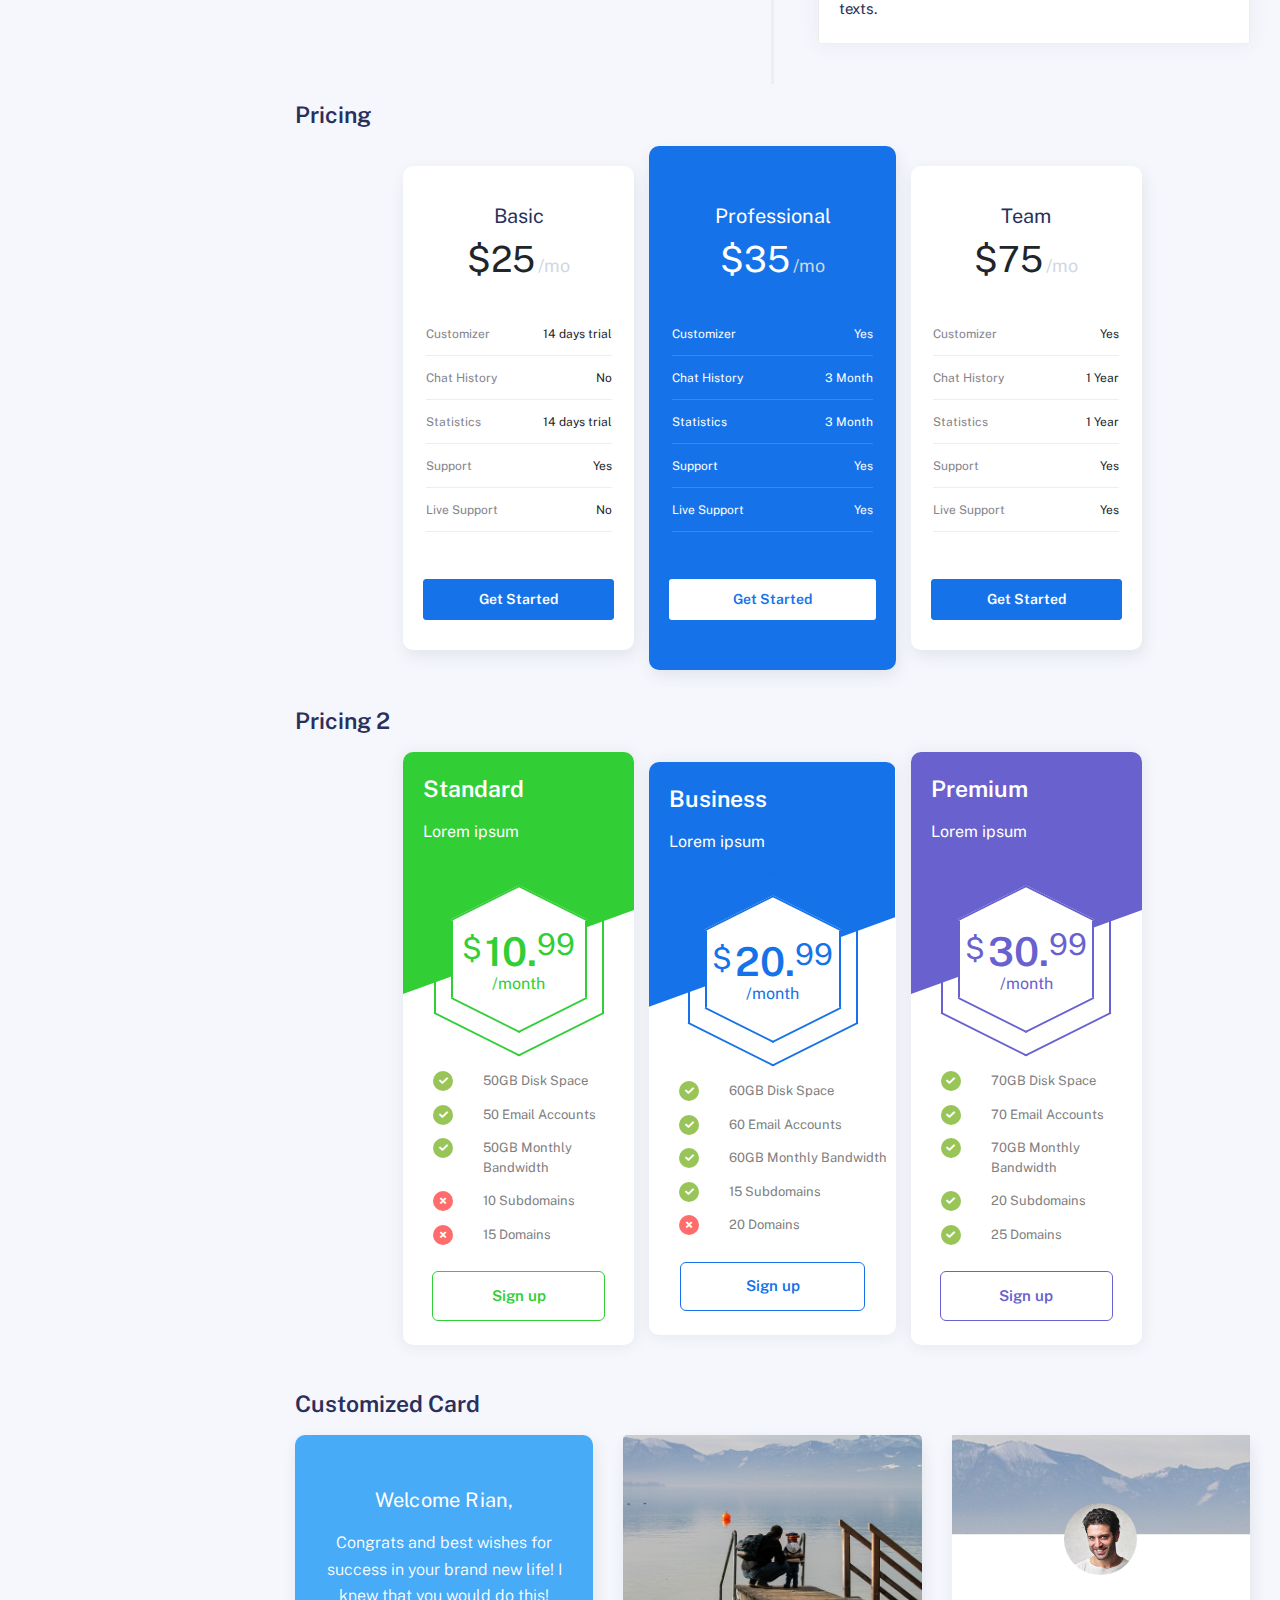
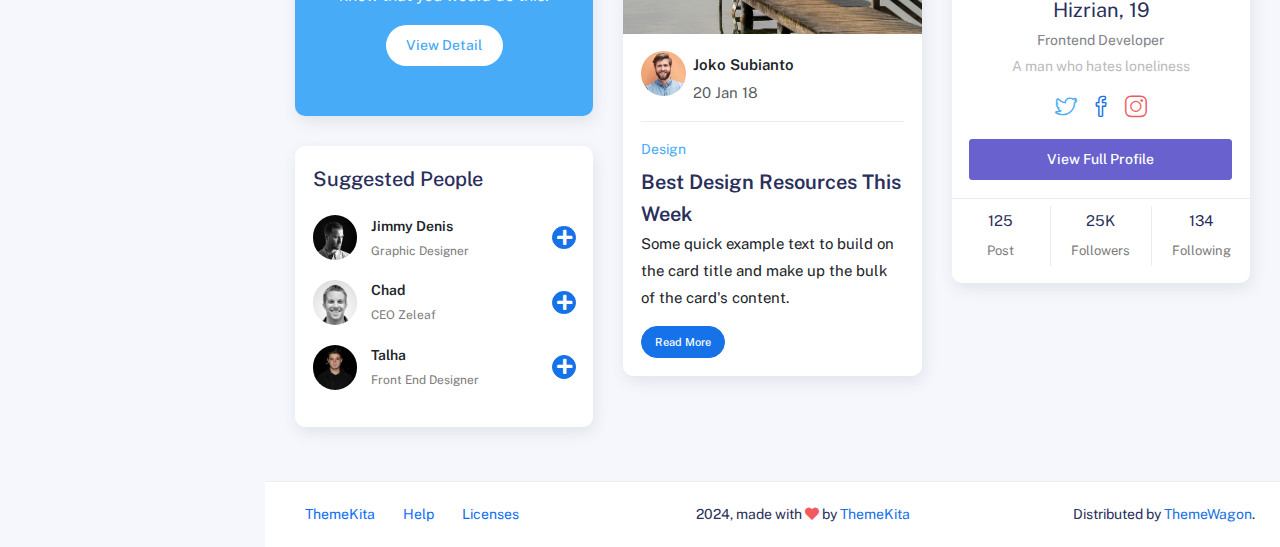
<file: kaiadmin-lite-1.2.0/kaiadmin-lite-1.2.0/widgets.html>
<!DOCTYPE html>
<html lang="en">
  <head>
    <meta http-equiv="X-UA-Compatible" content="IE=edge" />
    <title>Widgets - Kaiadmin Bootstrap 5 Admin Dashboard</title>
    <meta
      content="width=device-width, initial-scale=1.0, shrink-to-fit=no"
      name="viewport"
    />
    <link
      rel="icon"
      href="assets/img/kaiadmin/favicon.ico"
      type="image/x-icon"
    />

    <!-- Fonts and icons -->
    <script src="assets/js/plugin/webfont/webfont.min.js"></script>
    <script>
      WebFont.load({
        google: { families: ["Public Sans:300,400,500,600,700"] },
        custom: {
          families: [
            "Font Awesome 5 Solid",
            "Font Awesome 5 Regular",
            "Font Awesome 5 Brands",
            "simple-line-icons",
          ],
          urls: ["assets/css/fonts.min.css"],
        },
        active: function () {
          sessionStorage.fonts = true;
        },
      });
    </script>

    <!-- CSS Files -->
    <link rel="stylesheet" href="assets/css/bootstrap.min.css" />
    <link rel="stylesheet" href="assets/css/plugins.min.css" />
    <link rel="stylesheet" href="assets/css/kaiadmin.min.css" />

    <!-- CSS Just for demo purpose, don't include it in your project -->
    <link rel="stylesheet" href="assets/css/demo.css" />
  </head>
  <body>
    <div class="wrapper">
      <!-- Sidebar -->
      <div class="sidebar" data-background-color="dark">
        <div class="sidebar-logo">
          <!-- Logo Header -->
          <div class="logo-header" data-background-color="dark">
            <a href="index.html" class="logo">
              <img
                src="assets/img/kaiadmin/logo_light.svg"
                alt="navbar brand"
                class="navbar-brand"
                height="20"
              />
            </a>
            <div class="nav-toggle">
              <button class="btn btn-toggle toggle-sidebar">
                <i class="gg-menu-right"></i>
              </button>
              <button class="btn btn-toggle sidenav-toggler">
                <i class="gg-menu-left"></i>
              </button>
            </div>
            <button class="topbar-toggler more">
              <i class="gg-more-vertical-alt"></i>
            </button>
          </div>
          <!-- End Logo Header -->
        </div>
        <div class="sidebar-wrapper scrollbar scrollbar-inner">
          <div class="sidebar-content">
            <ul class="nav nav-secondary">
              <li class="nav-item">
                <a
                  data-bs-toggle="collapse"
                  href="#dashboard"
                  class="collapsed"
                  aria-expanded="false"
                >
                  <i class="fas fa-home"></i>
                  <p>Dashboard</p>
                  <span class="caret"></span>
                </a>
                <div class="collapse" id="dashboard">
                  <ul class="nav nav-collapse">
                    <li>
                      <a href="../demo1/index.html">
                        <span class="sub-item">Dashboard 1</span>
                      </a>
                    </li>
                  </ul>
                </div>
              </li>
              <li class="nav-section">
                <span class="sidebar-mini-icon">
                  <i class="fa fa-ellipsis-h"></i>
                </span>
                <h4 class="text-section">Components</h4>
              </li>
              <li class="nav-item">
                <a data-bs-toggle="collapse" href="#base">
                  <i class="fas fa-layer-group"></i>
                  <p>Base</p>
                  <span class="caret"></span>
                </a>
                <div class="collapse" id="base">
                  <ul class="nav nav-collapse">
                    <li>
                      <a href="components/avatars.html">
                        <span class="sub-item">Avatars</span>
                      </a>
                    </li>
                    <li>
                      <a href="components/buttons.html">
                        <span class="sub-item">Buttons</span>
                      </a>
                    </li>
                    <li>
                      <a href="components/gridsystem.html">
                        <span class="sub-item">Grid System</span>
                      </a>
                    </li>
                    <li>
                      <a href="components/panels.html">
                        <span class="sub-item">Panels</span>
                      </a>
                    </li>
                    <li>
                      <a href="components/notifications.html">
                        <span class="sub-item">Notifications</span>
                      </a>
                    </li>
                    <li>
                      <a href="components/sweetalert.html">
                        <span class="sub-item">Sweet Alert</span>
                      </a>
                    </li>
                    <li>
                      <a href="components/font-awesome-icons.html">
                        <span class="sub-item">Font Awesome Icons</span>
                      </a>
                    </li>
                    <li>
                      <a href="components/simple-line-icons.html">
                        <span class="sub-item">Simple Line Icons</span>
                      </a>
                    </li>
                    <li>
                      <a href="components/typography.html">
                        <span class="sub-item">Typography</span>
                      </a>
                    </li>
                  </ul>
                </div>
              </li>
              <li class="nav-item">
                <a data-bs-toggle="collapse" href="#sidebarLayouts">
                  <i class="fas fa-th-list"></i>
                  <p>Sidebar Layouts</p>
                  <span class="caret"></span>
                </a>
                <div class="collapse" id="sidebarLayouts">
                  <ul class="nav nav-collapse">
                    <li>
                      <a href="sidebar-style-2.html">
                        <span class="sub-item">Sidebar Style 2</span>
                      </a>
                    </li>
                    <li>
                      <a href="icon-menu.html">
                        <span class="sub-item">Icon Menu</span>
                      </a>
                    </li>
                  </ul>
                </div>
              </li>
              <li class="nav-item">
                <a data-bs-toggle="collapse" href="#forms">
                  <i class="fas fa-pen-square"></i>
                  <p>Forms</p>
                  <span class="caret"></span>
                </a>
                <div class="collapse" id="forms">
                  <ul class="nav nav-collapse">
                    <li>
                      <a href="forms/forms.html">
                        <span class="sub-item">Basic Form</span>
                      </a>
                    </li>
                  </ul>
                </div>
              </li>
              <li class="nav-item">
                <a data-bs-toggle="collapse" href="#tables">
                  <i class="fas fa-table"></i>
                  <p>Tables</p>
                  <span class="caret"></span>
                </a>
                <div class="collapse" id="tables">
                  <ul class="nav nav-collapse">
                    <li>
                      <a href="tables/tables.html">
                        <span class="sub-item">Basic Table</span>
                      </a>
                    </li>
                    <li>
                      <a href="tables/datatables.html">
                        <span class="sub-item">Datatables</span>
                      </a>
                    </li>
                  </ul>
                </div>
              </li>
              <li class="nav-item">
                <a data-bs-toggle="collapse" href="#maps">
                  <i class="fas fa-map-marker-alt"></i>
                  <p>Maps</p>
                  <span class="caret"></span>
                </a>
                <div class="collapse" id="maps">
                  <ul class="nav nav-collapse">
                    <li>
                      <a href="maps/googlemaps.html">
                        <span class="sub-item">Google Maps</span>
                      </a>
                    </li>
                    <li>
                      <a href="maps/jsvectormap.html">
                        <span class="sub-item">Jsvectormap</span>
                      </a>
                    </li>
                  </ul>
                </div>
              </li>
              <li class="nav-item">
                <a data-bs-toggle="collapse" href="#charts">
                  <i class="far fa-chart-bar"></i>
                  <p>Charts</p>
                  <span class="caret"></span>
                </a>
                <div class="collapse" id="charts">
                  <ul class="nav nav-collapse">
                    <li>
                      <a href="charts/charts.html">
                        <span class="sub-item">Chart Js</span>
                      </a>
                    </li>
                    <li>
                      <a href="charts/sparkline.html">
                        <span class="sub-item">Sparkline</span>
                      </a>
                    </li>
                  </ul>
                </div>
              </li>
              <li class="nav-item active">
                <a href="widgets.html">
                  <i class="fas fa-desktop"></i>
                  <p>Widgets</p>
                  <span class="badge badge-success">4</span>
                </a>
              </li>
              <li class="nav-item">
                <a href="../../documentation/index.html">
                  <i class="fas fa-file"></i>
                  <p>Documentation</p>
                  <span class="badge badge-secondary">1</span>
                </a>
              </li>
              <li class="nav-item">
                <a data-bs-toggle="collapse" href="#submenu">
                  <i class="fas fa-bars"></i>
                  <p>Menu Levels</p>
                  <span class="caret"></span>
                </a>
                <div class="collapse" id="submenu">
                  <ul class="nav nav-collapse">
                    <li>
                      <a data-bs-toggle="collapse" href="#subnav1">
                        <span class="sub-item">Level 1</span>
                        <span class="caret"></span>
                      </a>
                      <div class="collapse" id="subnav1">
                        <ul class="nav nav-collapse subnav">
                          <li>
                            <a href="#">
                              <span class="sub-item">Level 2</span>
                            </a>
                          </li>
                          <li>
                            <a href="#">
                              <span class="sub-item">Level 2</span>
                            </a>
                          </li>
                        </ul>
                      </div>
                    </li>
                    <li>
                      <a data-bs-toggle="collapse" href="#subnav2">
                        <span class="sub-item">Level 1</span>
                        <span class="caret"></span>
                      </a>
                      <div class="collapse" id="subnav2">
                        <ul class="nav nav-collapse subnav">
                          <li>
                            <a href="#">
                              <span class="sub-item">Level 2</span>
                            </a>
                          </li>
                        </ul>
                      </div>
                    </li>
                    <li>
                      <a href="#">
                        <span class="sub-item">Level 1</span>
                      </a>
                    </li>
                  </ul>
                </div>
              </li>
            </ul>
          </div>
        </div>
      </div>
      <!-- End Sidebar -->

      <div class="main-panel">
        <div class="main-header">
          <div class="main-header-logo">
            <!-- Logo Header -->
            <div class="logo-header" data-background-color="dark">
              <a href="index.html" class="logo">
                <img
                  src="assets/img/kaiadmin/logo_light.svg"
                  alt="navbar brand"
                  class="navbar-brand"
                  height="20"
                />
              </a>
              <div class="nav-toggle">
                <button class="btn btn-toggle toggle-sidebar">
                  <i class="gg-menu-right"></i>
                </button>
                <button class="btn btn-toggle sidenav-toggler">
                  <i class="gg-menu-left"></i>
                </button>
              </div>
              <button class="topbar-toggler more">
                <i class="gg-more-vertical-alt"></i>
              </button>
            </div>
            <!-- End Logo Header -->
          </div>
          <!-- Navbar Header -->
          <nav
            class="navbar navbar-header navbar-header-transparent navbar-expand-lg border-bottom"
          >
            <div class="container-fluid">
              <nav
                class="navbar navbar-header-left navbar-expand-lg navbar-form nav-search p-0 d-none d-lg-flex"
              >
                <div class="input-group">
                  <div class="input-group-prepend">
                    <button type="submit" class="btn btn-search pe-1">
                      <i class="fa fa-search search-icon"></i>
                    </button>
                  </div>
                  <input
                    type="text"
                    placeholder="Search ..."
                    class="form-control"
                  />
                </div>
              </nav>

              <ul class="navbar-nav topbar-nav ms-md-auto align-items-center">
                <li
                  class="nav-item topbar-icon dropdown hidden-caret d-flex d-lg-none"
                >
                  <a
                    class="nav-link dropdown-toggle"
                    data-bs-toggle="dropdown"
                    href="#"
                    role="button"
                    aria-expanded="false"
                    aria-haspopup="true"
                  >
                    <i class="fa fa-search"></i>
                  </a>
                  <ul class="dropdown-menu dropdown-search animated fadeIn">
                    <form class="navbar-left navbar-form nav-search">
                      <div class="input-group">
                        <input
                          type="text"
                          placeholder="Search ..."
                          class="form-control"
                        />
                      </div>
                    </form>
                  </ul>
                </li>
                <li class="nav-item topbar-icon dropdown hidden-caret">
                  <a
                    class="nav-link dropdown-toggle"
                    href="#"
                    id="messageDropdown"
                    role="button"
                    data-bs-toggle="dropdown"
                    aria-haspopup="true"
                    aria-expanded="false"
                  >
                    <i class="fa fa-envelope"></i>
                  </a>
                  <ul
                    class="dropdown-menu messages-notif-box animated fadeIn"
                    aria-labelledby="messageDropdown"
                  >
                    <li>
                      <div
                        class="dropdown-title d-flex justify-content-between align-items-center"
                      >
                        Messages
                        <a href="#" class="small">Mark all as read</a>
                      </div>
                    </li>
                    <li>
                      <div class="message-notif-scroll scrollbar-outer">
                        <div class="notif-center">
                          <a href="#">
                            <div class="notif-img">
                              <img
                                src="assets/img/jm_denis.jpg"
                                alt="Img Profile"
                              />
                            </div>
                            <div class="notif-content">
                              <span class="subject">Jimmy Denis</span>
                              <span class="block"> How are you ? </span>
                              <span class="time">5 minutes ago</span>
                            </div>
                          </a>
                          <a href="#">
                            <div class="notif-img">
                              <img
                                src="assets/img/chadengle.jpg"
                                alt="Img Profile"
                              />
                            </div>
                            <div class="notif-content">
                              <span class="subject">Chad</span>
                              <span class="block"> Ok, Thanks ! </span>
                              <span class="time">12 minutes ago</span>
                            </div>
                          </a>
                          <a href="#">
                            <div class="notif-img">
                              <img
                                src="assets/img/mlane.jpg"
                                alt="Img Profile"
                              />
                            </div>
                            <div class="notif-content">
                              <span class="subject">Jhon Doe</span>
                              <span class="block">
                                Ready for the meeting today...
                              </span>
                              <span class="time">12 minutes ago</span>
                            </div>
                          </a>
                          <a href="#">
                            <div class="notif-img">
                              <img
                                src="assets/img/talha.jpg"
                                alt="Img Profile"
                              />
                            </div>
                            <div class="notif-content">
                              <span class="subject">Talha</span>
                              <span class="block"> Hi, Apa Kabar ? </span>
                              <span class="time">17 minutes ago</span>
                            </div>
                          </a>
                        </div>
                      </div>
                    </li>
                    <li>
                      <a class="see-all" href="javascript:void(0);"
                        >See all messages<i class="fa fa-angle-right"></i>
                      </a>
                    </li>
                  </ul>
                </li>
                <li class="nav-item topbar-icon dropdown hidden-caret">
                  <a
                    class="nav-link dropdown-toggle"
                    href="#"
                    id="notifDropdown"
                    role="button"
                    data-bs-toggle="dropdown"
                    aria-haspopup="true"
                    aria-expanded="false"
                  >
                    <i class="fa fa-bell"></i>
                    <span class="notification">4</span>
                  </a>
                  <ul
                    class="dropdown-menu notif-box animated fadeIn"
                    aria-labelledby="notifDropdown"
                  >
                    <li>
                      <div class="dropdown-title">
                        You have 4 new notification
                      </div>
                    </li>
                    <li>
                      <div class="notif-scroll scrollbar-outer">
                        <div class="notif-center">
                          <a href="#">
                            <div class="notif-icon notif-primary">
                              <i class="fa fa-user-plus"></i>
                            </div>
                            <div class="notif-content">
                              <span class="block"> New user registered </span>
                              <span class="time">5 minutes ago</span>
                            </div>
                          </a>
                          <a href="#">
                            <div class="notif-icon notif-success">
                              <i class="fa fa-comment"></i>
                            </div>
                            <div class="notif-content">
                              <span class="block">
                                Rahmad commented on Admin
                              </span>
                              <span class="time">12 minutes ago</span>
                            </div>
                          </a>
                          <a href="#">
                            <div class="notif-img">
                              <img
                                src="assets/img/profile2.jpg"
                                alt="Img Profile"
                              />
                            </div>
                            <div class="notif-content">
                              <span class="block">
                                Reza send messages to you
                              </span>
                              <span class="time">12 minutes ago</span>
                            </div>
                          </a>
                          <a href="#">
                            <div class="notif-icon notif-danger">
                              <i class="fa fa-heart"></i>
                            </div>
                            <div class="notif-content">
                              <span class="block"> Farrah liked Admin </span>
                              <span class="time">17 minutes ago</span>
                            </div>
                          </a>
                        </div>
                      </div>
                    </li>
                    <li>
                      <a class="see-all" href="javascript:void(0);"
                        >See all notifications<i class="fa fa-angle-right"></i>
                      </a>
                    </li>
                  </ul>
                </li>
                <li class="nav-item topbar-icon dropdown hidden-caret">
                  <a
                    class="nav-link"
                    data-bs-toggle="dropdown"
                    href="#"
                    aria-expanded="false"
                  >
                    <i class="fas fa-layer-group"></i>
                  </a>
                  <div class="dropdown-menu quick-actions animated fadeIn">
                    <div class="quick-actions-header">
                      <span class="title mb-1">Quick Actions</span>
                      <span class="subtitle op-7">Shortcuts</span>
                    </div>
                    <div class="quick-actions-scroll scrollbar-outer">
                      <div class="quick-actions-items">
                        <div class="row m-0">
                          <a class="col-6 col-md-4 p-0" href="#">
                            <div class="quick-actions-item">
                              <div class="avatar-item bg-danger rounded-circle">
                                <i class="far fa-calendar-alt"></i>
                              </div>
                              <span class="text">Calendar</span>
                            </div>
                          </a>
                          <a class="col-6 col-md-4 p-0" href="#">
                            <div class="quick-actions-item">
                              <div
                                class="avatar-item bg-warning rounded-circle"
                              >
                                <i class="fas fa-map"></i>
                              </div>
                              <span class="text">Maps</span>
                            </div>
                          </a>
                          <a class="col-6 col-md-4 p-0" href="#">
                            <div class="quick-actions-item">
                              <div class="avatar-item bg-info rounded-circle">
                                <i class="fas fa-file-excel"></i>
                              </div>
                              <span class="text">Reports</span>
                            </div>
                          </a>
                          <a class="col-6 col-md-4 p-0" href="#">
                            <div class="quick-actions-item">
                              <div
                                class="avatar-item bg-success rounded-circle"
                              >
                                <i class="fas fa-envelope"></i>
                              </div>
                              <span class="text">Emails</span>
                            </div>
                          </a>
                          <a class="col-6 col-md-4 p-0" href="#">
                            <div class="quick-actions-item">
                              <div
                                class="avatar-item bg-primary rounded-circle"
                              >
                                <i class="fas fa-file-invoice-dollar"></i>
                              </div>
                              <span class="text">Invoice</span>
                            </div>
                          </a>
                          <a class="col-6 col-md-4 p-0" href="#">
                            <div class="quick-actions-item">
                              <div
                                class="avatar-item bg-secondary rounded-circle"
                              >
                                <i class="fas fa-credit-card"></i>
                              </div>
                              <span class="text">Payments</span>
                            </div>
                          </a>
                        </div>
                      </div>
                    </div>
                  </div>
                </li>

                <li class="nav-item topbar-user dropdown hidden-caret">
                  <a
                    class="dropdown-toggle profile-pic"
                    data-bs-toggle="dropdown"
                    href="#"
                    aria-expanded="false"
                  >
                    <div class="avatar-sm">
                      <img
                        src="assets/img/profile.jpg"
                        alt="..."
                        class="avatar-img rounded-circle"
                      />
                    </div>
                    <span class="profile-username">
                      <span class="op-7">Hi,</span>
                      <span class="fw-bold">Hizrian</span>
                    </span>
                  </a>
                  <ul class="dropdown-menu dropdown-user animated fadeIn">
                    <div class="dropdown-user-scroll scrollbar-outer">
                      <li>
                        <div class="user-box">
                          <div class="avatar-lg">
                            <img
                              src="assets/img/profile.jpg"
                              alt="image profile"
                              class="avatar-img rounded"
                            />
                          </div>
                          <div class="u-text">
                            <h4>Hizrian</h4>
                            <p class="text-muted">hello@example.com</p>
                            <a
                              href="profile.html"
                              class="btn btn-xs btn-secondary btn-sm"
                              >View Profile</a
                            >
                          </div>
                        </div>
                      </li>
                      <li>
                        <div class="dropdown-divider"></div>
                        <a class="dropdown-item" href="#">My Profile</a>
                        <a class="dropdown-item" href="#">My Balance</a>
                        <a class="dropdown-item" href="#">Inbox</a>
                        <div class="dropdown-divider"></div>
                        <a class="dropdown-item" href="#">Account Setting</a>
                        <div class="dropdown-divider"></div>
                        <a class="dropdown-item" href="#">Logout</a>
                      </li>
                    </div>
                  </ul>
                </li>
              </ul>
            </div>
          </nav>
          <!-- End Navbar -->
        </div>

        <div class="container">
          <div class="page-inner">
            <!-- Card -->
            <h3 class="fw-bold mb-3">Card</h3>
            <div class="row">
              <div class="col-sm-6 col-md-3">
                <div class="card card-stats card-primary card-round">
                  <div class="card-body">
                    <div class="row">
                      <div class="col-5">
                        <div class="icon-big text-center">
                          <i class="fas fa-users"></i>
                        </div>
                      </div>
                      <div class="col-7 col-stats">
                        <div class="numbers">
                          <p class="card-category">Visitors</p>
                          <h4 class="card-title">1,294</h4>
                        </div>
                      </div>
                    </div>
                  </div>
                </div>
              </div>
              <div class="col-sm-6 col-md-3">
                <div class="card card-stats card-info card-round">
                  <div class="card-body">
                    <div class="row">
                      <div class="col-5">
                        <div class="icon-big text-center">
                          <i class="fas fa-user-check"></i>
                        </div>
                      </div>
                      <div class="col-7 col-stats">
                        <div class="numbers">
                          <p class="card-category">Subscribers</p>
                          <h4 class="card-title">1303</h4>
                        </div>
                      </div>
                    </div>
                  </div>
                </div>
              </div>
              <div class="col-sm-6 col-md-3">
                <div class="card card-stats card-success card-round">
                  <div class="card-body">
                    <div class="row">
                      <div class="col-5">
                        <div class="icon-big text-center">
                          <i class="fas fa-chart-pie"></i>
                        </div>
                      </div>
                      <div class="col-7 col-stats">
                        <div class="numbers">
                          <p class="card-category">Sales</p>
                          <h4 class="card-title">$ 1,345</h4>
                        </div>
                      </div>
                    </div>
                  </div>
                </div>
              </div>
              <div class="col-sm-6 col-md-3">
                <div class="card card-stats card-secondary card-round">
                  <div class="card-body">
                    <div class="row">
                      <div class="col-5">
                        <div class="icon-big text-center">
                          <i class="far fa-check-circle"></i>
                        </div>
                      </div>
                      <div class="col-7 col-stats">
                        <div class="numbers">
                          <p class="card-category">Order</p>
                          <h4 class="card-title">576</h4>
                        </div>
                      </div>
                    </div>
                  </div>
                </div>
              </div>
            </div>
            <!-- Card With Icon States Color -->
            <div class="row">
              <div class="col-sm-6 col-md-3">
                <div class="card card-stats card-round">
                  <div class="card-body">
                    <div class="row">
                      <div class="col-5">
                        <div class="icon-big text-center">
                          <i class="icon-pie-chart text-warning"></i>
                        </div>
                      </div>
                      <div class="col-7 col-stats">
                        <div class="numbers">
                          <p class="card-category">Number</p>
                          <h4 class="card-title">150GB</h4>
                        </div>
                      </div>
                    </div>
                  </div>
                </div>
              </div>
              <div class="col-sm-6 col-md-3">
                <div class="card card-stats card-round">
                  <div class="card-body">
                    <div class="row">
                      <div class="col-5">
                        <div class="icon-big text-center">
                          <i class="icon-wallet text-success"></i>
                        </div>
                      </div>
                      <div class="col-7 col-stats">
                        <div class="numbers">
                          <p class="card-category">Revenue</p>
                          <h4 class="card-title">$ 1,345</h4>
                        </div>
                      </div>
                    </div>
                  </div>
                </div>
              </div>
              <div class="col-sm-6 col-md-3">
                <div class="card card-stats card-round">
                  <div class="card-body">
                    <div class="row">
                      <div class="col-5">
                        <div class="icon-big text-center">
                          <i class="icon-close text-danger"></i>
                        </div>
                      </div>
                      <div class="col-7 col-stats">
                        <div class="numbers">
                          <p class="card-category">Errors</p>
                          <h4 class="card-title">23</h4>
                        </div>
                      </div>
                    </div>
                  </div>
                </div>
              </div>
              <div class="col-sm-6 col-md-3">
                <div class="card card-stats card-round">
                  <div class="card-body">
                    <div class="row">
                      <div class="col-5">
                        <div class="icon-big text-center">
                          <i class="icon-social-twitter text-primary"></i>
                        </div>
                      </div>
                      <div class="col-7 col-stats">
                        <div class="numbers">
                          <p class="card-category">Followers</p>
                          <h4 class="card-title">+45K</h4>
                        </div>
                      </div>
                    </div>
                  </div>
                </div>
              </div>
            </div>
            <!-- Card With Icon States Background -->
            <div class="row">
              <div class="col-sm-6 col-md-3">
                <div class="card card-stats card-round">
                  <div class="card-body">
                    <div class="row align-items-center">
                      <div class="col-icon">
                        <div
                          class="icon-big text-center icon-primary bubble-shadow-small"
                        >
                          <i class="fas fa-users"></i>
                        </div>
                      </div>
                      <div class="col col-stats ms-3 ms-sm-0">
                        <div class="numbers">
                          <p class="card-category">Visitors</p>
                          <h4 class="card-title">1,294</h4>
                        </div>
                      </div>
                    </div>
                  </div>
                </div>
              </div>
              <div class="col-sm-6 col-md-3">
                <div class="card card-stats card-round">
                  <div class="card-body">
                    <div class="row align-items-center">
                      <div class="col-icon">
                        <div
                          class="icon-big text-center icon-info bubble-shadow-small"
                        >
                          <i class="fas fa-user-check"></i>
                        </div>
                      </div>
                      <div class="col col-stats ms-3 ms-sm-0">
                        <div class="numbers">
                          <p class="card-category">Subscribers</p>
                          <h4 class="card-title">1303</h4>
                        </div>
                      </div>
                    </div>
                  </div>
                </div>
              </div>
              <div class="col-sm-6 col-md-3">
                <div class="card card-stats card-round">
                  <div class="card-body">
                    <div class="row align-items-center">
                      <div class="col-icon">
                        <div
                          class="icon-big text-center icon-success bubble-shadow-small"
                        >
                          <i class="fas fa-luggage-cart"></i>
                        </div>
                      </div>
                      <div class="col col-stats ms-3 ms-sm-0">
                        <div class="numbers">
                          <p class="card-category">Sales</p>
                          <h4 class="card-title">$ 1,345</h4>
                        </div>
                      </div>
                    </div>
                  </div>
                </div>
              </div>
              <div class="col-sm-6 col-md-3">
                <div class="card card-stats card-round">
                  <div class="card-body">
                    <div class="row align-items-center">
                      <div class="col-icon">
                        <div
                          class="icon-big text-center icon-secondary bubble-shadow-small"
                        >
                          <i class="far fa-check-circle"></i>
                        </div>
                      </div>
                      <div class="col col-stats ms-3 ms-sm-0">
                        <div class="numbers">
                          <p class="card-category">Order</p>
                          <h4 class="card-title">576</h4>
                        </div>
                      </div>
                    </div>
                  </div>
                </div>
              </div>
            </div>
            <!-- Row Card No Padding -->
            <div class="row row-card-no-pd">
              <div class="col-sm-6 col-md-3">
                <div class="card card-stats card-round">
                  <div class="card-body">
                    <div class="row">
                      <div class="col-5">
                        <div class="icon-big text-center">
                          <i class="icon-pie-chart text-warning"></i>
                        </div>
                      </div>
                      <div class="col-7 col-stats">
                        <div class="numbers">
                          <p class="card-category">Number</p>
                          <h4 class="card-title">150GB</h4>
                        </div>
                      </div>
                    </div>
                  </div>
                </div>
              </div>
              <div class="col-sm-6 col-md-3">
                <div class="card card-stats card-round">
                  <div class="card-body">
                    <div class="row">
                      <div class="col-5">
                        <div class="icon-big text-center">
                          <i class="icon-wallet text-success"></i>
                        </div>
                      </div>
                      <div class="col-7 col-stats">
                        <div class="numbers">
                          <p class="card-category">Revenue</p>
                          <h4 class="card-title">$ 1,345</h4>
                        </div>
                      </div>
                    </div>
                  </div>
                </div>
              </div>
              <div class="col-sm-6 col-md-3">
                <div class="card card-stats card-round">
                  <div class="card-body">
                    <div class="row">
                      <div class="col-5">
                        <div class="icon-big text-center">
                          <i class="icon-close text-danger"></i>
                        </div>
                      </div>
                      <div class="col-7 col-stats">
                        <div class="numbers">
                          <p class="card-category">Errors</p>
                          <h4 class="card-title">23</h4>
                        </div>
                      </div>
                    </div>
                  </div>
                </div>
              </div>
              <div class="col-sm-6 col-md-3">
                <div class="card card-stats card-round">
                  <div class="card-body">
                    <div class="row">
                      <div class="col-5">
                        <div class="icon-big text-center">
                          <i class="icon-social-twitter text-primary"></i>
                        </div>
                      </div>
                      <div class="col-7 col-stats">
                        <div class="numbers">
                          <p class="card-category">Followers</p>
                          <h4 class="card-title">+45K</h4>
                        </div>
                      </div>
                    </div>
                  </div>
                </div>
              </div>
            </div>

            <div class="row">
              <div class="col-md-4">
                <div class="card card-secondary">
                  <div class="card-body skew-shadow">
                    <h1>3,072</h1>
                    <h5 class="op-8">Total conversations</h5>
                    <div class="pull-right">
                      <h3 class="fw-bold op-8">88%</h3>
                    </div>
                  </div>
                </div>
              </div>
              <div class="col-md-4">
                <div class="card card-secondary bg-secondary-gradient">
                  <div class="card-body bubble-shadow">
                    <h1>188</h1>
                    <h5 class="op-8">Total Sales</h5>
                    <div class="pull-right">
                      <h3 class="fw-bold op-8">25%</h3>
                    </div>
                  </div>
                </div>
              </div>
              <div class="col-md-4">
                <div class="card card-secondary bg-secondary-gradient">
                  <div class="card-body curves-shadow">
                    <h1>12</h1>
                    <h5 class="op-8">New Users</h5>
                    <div class="pull-right">
                      <h3 class="fw-bold op-8">70%</h3>
                    </div>
                  </div>
                </div>
              </div>
            </div>

            <div class="row">
              <div class="col-md-4">
                <div class="card card-secondary bg-secondary-gradient">
                  <div class="card-body skew-shadow">
                    <img
                      src="assets/img/visa.svg"
                      height="12.5"
                      alt="Visa Logo"
                    />
                    <h2 class="py-4 mb-0">1234 **** **** 5678</h2>
                    <div class="row">
                      <div class="col-8 pe-0">
                        <h3 class="fw-bold mb-1">Sultan Ghani</h3>
                        <div class="text-small text-uppercase fw-bold op-8">
                          Card Holder
                        </div>
                      </div>
                      <div class="col-4 ps-0 text-end">
                        <h3 class="fw-bold mb-1">4/26</h3>
                        <div class="text-small text-uppercase fw-bold op-8">
                          Expired
                        </div>
                      </div>
                    </div>
                  </div>
                </div>
              </div>
              <div class="col-md-4">
                <div class="card card-secondary bg-secondary-gradient">
                  <div class="card-body bubble-shadow">
                    <img
                      src="assets/img/visa.svg"
                      height="12.5"
                      alt="Visa Logo"
                    />
                    <h2 class="py-4 mb-0">1234 **** **** 5678</h2>
                    <div class="row">
                      <div class="col-8 pe-0">
                        <h3 class="fw-bold mb-1">Sultan Ghani</h3>
                        <div class="text-small text-uppercase fw-bold op-8">
                          Card Holder
                        </div>
                      </div>
                      <div class="col-4 ps-0 text-end">
                        <h3 class="fw-bold mb-1">4/26</h3>
                        <div class="text-small text-uppercase fw-bold op-8">
                          Expired
                        </div>
                      </div>
                    </div>
                  </div>
                </div>
              </div>
              <div class="col-md-4">
                <div class="card card-secondary bg-secondary-gradient">
                  <div class="card-body curves-shadow">
                    <img
                      src="assets/img/visa.svg"
                      height="12.5"
                      alt="Visa Logo"
                    />
                    <h2 class="py-4 mb-0">1234 **** **** 5678</h2>
                    <div class="row">
                      <div class="col-8 pe-0">
                        <h3 class="fw-bold mb-1">Sultan Ghani</h3>
                        <div class="text-small text-uppercase fw-bold op-8">
                          Card Holder
                        </div>
                      </div>
                      <div class="col-4 ps-0 text-end">
                        <h3 class="fw-bold mb-1">4/26</h3>
                        <div class="text-small text-uppercase fw-bold op-8">
                          Expired
                        </div>
                      </div>
                    </div>
                  </div>
                </div>
              </div>
            </div>

            <div class="row">
              <div class="col-md-4">
                <div class="card">
                  <div class="card-body pb-0">
                    <div class="h1 fw-bold float-end text-primary">+5%</div>
                    <h2 class="mb-2">17</h2>
                    <p class="text-muted">Users online</p>
                    <div class="pull-in sparkline-fix">
                      <div id="lineChart"></div>
                    </div>
                  </div>
                </div>
              </div>
              <div class="col-md-4">
                <div class="card">
                  <div class="card-body pb-0">
                    <div class="h1 fw-bold float-end text-danger">-3%</div>
                    <h2 class="mb-2">27</h2>
                    <p class="text-muted">New Users</p>
                    <div class="pull-in sparkline-fix">
                      <div id="lineChart2"></div>
                    </div>
                  </div>
                </div>
              </div>
              <div class="col-md-4">
                <div class="card">
                  <div class="card-body pb-0">
                    <div class="h1 fw-bold float-end text-warning">+7%</div>
                    <h2 class="mb-2">213</h2>
                    <p class="text-muted">Transactions</p>
                    <div class="pull-in sparkline-fix">
                      <div id="lineChart3"></div>
                    </div>
                  </div>
                </div>
              </div>
            </div>

            <div class="row">
              <div class="col-md-4">
                <div class="card card-primary bg-primary-gradient">
                  <div class="card-body pb-0">
                    <div class="h1 fw-bold float-end">+5%</div>
                    <h2 class="mb-2">17</h2>
                    <p>Users online</p>
                    <div class="pull-in sparkline-fix chart-as-background">
                      <div id="lineChart4"></div>
                    </div>
                  </div>
                </div>
              </div>
              <div class="col-md-4">
                <div class="card card-black">
                  <div class="card-body pb-0">
                    <div class="h1 fw-bold float-end">-3%</div>
                    <h2 class="mb-2">27</h2>
                    <p>New Users</p>
                    <div class="pull-in sparkline-fix chart-as-background">
                      <div id="lineChart5"></div>
                    </div>
                  </div>
                </div>
              </div>
              <div class="col-md-4">
                <div class="card card-success bg-success2">
                  <div class="card-body pb-0">
                    <div class="h1 fw-bold float-end">+7%</div>
                    <h2 class="mb-2">213</h2>
                    <p>Transactions</p>
                    <div class="pull-in sparkline-fix chart-as-background">
                      <div id="lineChart6"></div>
                    </div>
                  </div>
                </div>
              </div>
            </div>

            <div class="row">
              <div class="col-12 col-sm-6 col-md-6 col-xl-3">
                <div class="card">
                  <div class="card-body">
                    <div class="d-flex justify-content-between">
                      <div>
                        <h5><b>Todays Income</b></h5>
                        <p class="text-muted">All Customs Value</p>
                      </div>
                      <h3 class="text-info fw-bold">$170</h3>
                    </div>
                    <div class="progress progress-sm">
                      <div
                        class="progress-bar bg-info w-75"
                        role="progressbar"
                        aria-valuenow="75"
                        aria-valuemin="0"
                        aria-valuemax="100"
                      ></div>
                    </div>
                    <div class="d-flex justify-content-between mt-2">
                      <p class="text-muted mb-0">Change</p>
                      <p class="text-muted mb-0">75%</p>
                    </div>
                  </div>
                </div>
              </div>
              <div class="col-12 col-sm-6 col-md-6 col-xl-3">
                <div class="card">
                  <div class="card-body">
                    <div class="d-flex justify-content-between">
                      <div>
                        <h5><b>Total Revenue</b></h5>
                        <p class="text-muted">All Customs Value</p>
                      </div>
                      <h3 class="text-success fw-bold">$120</h3>
                    </div>
                    <div class="progress progress-sm">
                      <div
                        class="progress-bar bg-success w-25"
                        role="progressbar"
                        aria-valuenow="25"
                        aria-valuemin="0"
                        aria-valuemax="100"
                      ></div>
                    </div>
                    <div class="d-flex justify-content-between mt-2">
                      <p class="text-muted mb-0">Change</p>
                      <p class="text-muted mb-0">25%</p>
                    </div>
                  </div>
                </div>
              </div>
              <div class="col-12 col-sm-6 col-md-6 col-xl-3">
                <div class="card">
                  <div class="card-body">
                    <div class="d-flex justify-content-between">
                      <div>
                        <h5><b>New Orders</b></h5>
                        <p class="text-muted">Fresh Order Amount</p>
                      </div>
                      <h3 class="text-danger fw-bold">15</h3>
                    </div>
                    <div class="progress progress-sm">
                      <div
                        class="progress-bar bg-danger w-50"
                        role="progressbar"
                        aria-valuenow="50"
                        aria-valuemin="0"
                        aria-valuemax="100"
                      ></div>
                    </div>
                    <div class="d-flex justify-content-between mt-2">
                      <p class="text-muted mb-0">Change</p>
                      <p class="text-muted mb-0">50%</p>
                    </div>
                  </div>
                </div>
              </div>
              <div class="col-12 col-sm-6 col-md-6 col-xl-3">
                <div class="card">
                  <div class="card-body">
                    <div class="d-flex justify-content-between">
                      <div>
                        <h5><b>New Users</b></h5>
                        <p class="text-muted">Joined New User</p>
                      </div>
                      <h3 class="text-secondary fw-bold">12</h3>
                    </div>
                    <div class="progress progress-sm">
                      <div
                        class="progress-bar bg-secondary w-25"
                        role="progressbar"
                        aria-valuenow="25"
                        aria-valuemin="0"
                        aria-valuemax="100"
                      ></div>
                    </div>
                    <div class="d-flex justify-content-between mt-2">
                      <p class="text-muted mb-0">Change</p>
                      <p class="text-muted mb-0">25%</p>
                    </div>
                  </div>
                </div>
              </div>
            </div>

            <div class="row row-card-no-pd mt--2">
              <div class="col-12 col-sm-6 col-md-6 col-xl-3">
                <div class="card">
                  <div class="card-body">
                    <div class="d-flex justify-content-between">
                      <div>
                        <h5><b>Todays Income</b></h5>
                        <p class="text-muted">All Customs Value</p>
                      </div>
                      <h3 class="text-info fw-bold">$170</h3>
                    </div>
                    <div class="progress progress-sm">
                      <div
                        class="progress-bar bg-info w-75"
                        role="progressbar"
                        aria-valuenow="75"
                        aria-valuemin="0"
                        aria-valuemax="100"
                      ></div>
                    </div>
                    <div class="d-flex justify-content-between mt-2">
                      <p class="text-muted mb-0">Change</p>
                      <p class="text-muted mb-0">75%</p>
                    </div>
                  </div>
                </div>
              </div>
              <div class="col-12 col-sm-6 col-md-6 col-xl-3">
                <div class="card">
                  <div class="card-body">
                    <div class="d-flex justify-content-between">
                      <div>
                        <h5><b>Total Revenue</b></h5>
                        <p class="text-muted">All Customs Value</p>
                      </div>
                      <h3 class="text-success fw-bold">$120</h3>
                    </div>
                    <div class="progress progress-sm">
                      <div
                        class="progress-bar bg-success w-25"
                        role="progressbar"
                        aria-valuenow="25"
                        aria-valuemin="0"
                        aria-valuemax="100"
                      ></div>
                    </div>
                    <div class="d-flex justify-content-between mt-2">
                      <p class="text-muted mb-0">Change</p>
                      <p class="text-muted mb-0">25%</p>
                    </div>
                  </div>
                </div>
              </div>
              <div class="col-12 col-sm-6 col-md-6 col-xl-3">
                <div class="card">
                  <div class="card-body">
                    <div class="d-flex justify-content-between">
                      <div>
                        <h5><b>New Orders</b></h5>
                        <p class="text-muted">Fresh Order Amount</p>
                      </div>
                      <h3 class="text-danger fw-bold">15</h3>
                    </div>
                    <div class="progress progress-sm">
                      <div
                        class="progress-bar bg-danger w-50"
                        role="progressbar"
                        aria-valuenow="50"
                        aria-valuemin="0"
                        aria-valuemax="100"
                      ></div>
                    </div>
                    <div class="d-flex justify-content-between mt-2">
                      <p class="text-muted mb-0">Change</p>
                      <p class="text-muted mb-0">50%</p>
                    </div>
                  </div>
                </div>
              </div>
              <div class="col-12 col-sm-6 col-md-6 col-xl-3">
                <div class="card">
                  <div class="card-body">
                    <div class="d-flex justify-content-between">
                      <div>
                        <h5><b>New Users</b></h5>
                        <p class="text-muted">Joined New User</p>
                      </div>
                      <h3 class="text-secondary fw-bold">12</h3>
                    </div>
                    <div class="progress progress-sm">
                      <div
                        class="progress-bar bg-secondary w-25"
                        role="progressbar"
                        aria-valuenow="25"
                        aria-valuemin="0"
                        aria-valuemax="100"
                      ></div>
                    </div>
                    <div class="d-flex justify-content-between mt-2">
                      <p class="text-muted mb-0">Change</p>
                      <p class="text-muted mb-0">25%</p>
                    </div>
                  </div>
                </div>
              </div>
            </div>

            <div class="row">
              <div class="col-6 col-sm-4 col-lg-2">
                <div class="card">
                  <div class="card-body p-3 text-center">
                    <div class="text-end text-success">
                      6%
                      <i class="fa fa-chevron-up"></i>
                    </div>
                    <div class="h1 m-0">43</div>
                    <div class="text-muted mb-3">New Tickets</div>
                  </div>
                </div>
              </div>
              <div class="col-6 col-sm-4 col-lg-2">
                <div class="card">
                  <div class="card-body p-3 text-center">
                    <div class="text-end text-danger">
                      -3%
                      <i class="fa fa-chevron-down"></i>
                    </div>
                    <div class="h1 m-0">17</div>
                    <div class="text-muted mb-3">Closed Today</div>
                  </div>
                </div>
              </div>
              <div class="col-6 col-sm-4 col-lg-2">
                <div class="card">
                  <div class="card-body p-3 text-center">
                    <div class="text-end text-success">
                      9%
                      <i class="fa fa-chevron-up"></i>
                    </div>
                    <div class="h1 m-0">7</div>
                    <div class="text-muted mb-3">New Replies</div>
                  </div>
                </div>
              </div>
              <div class="col-6 col-sm-4 col-lg-2">
                <div class="card">
                  <div class="card-body p-3 text-center">
                    <div class="text-end text-success">
                      3%
                      <i class="fa fa-chevron-up"></i>
                    </div>
                    <div class="h1 m-0">27.3K</div>
                    <div class="text-muted mb-3">Followers</div>
                  </div>
                </div>
              </div>
              <div class="col-6 col-sm-4 col-lg-2">
                <div class="card">
                  <div class="card-body p-3 text-center">
                    <div class="text-end text-danger">
                      -2%
                      <i class="fa fa-chevron-down"></i>
                    </div>
                    <div class="h1 m-0">$95</div>
                    <div class="text-muted mb-3">Daily Earnings</div>
                  </div>
                </div>
              </div>
              <div class="col-6 col-sm-4 col-lg-2">
                <div class="card">
                  <div class="card-body p-3 text-center">
                    <div class="text-end text-danger">
                      -1%
                      <i class="fa fa-chevron-down"></i>
                    </div>
                    <div class="h1 m-0">621</div>
                    <div class="text-muted mb-3">Products</div>
                  </div>
                </div>
              </div>
            </div>

            <div class="row">
              <div class="col-sm-6 col-lg-3">
                <div class="card p-3">
                  <div class="d-flex align-items-center">
                    <span class="stamp stamp-md bg-secondary me-3">
                      <i class="fa fa-dollar-sign"></i>
                    </span>
                    <div>
                      <h5 class="mb-1">
                        <b
                          ><a href="#">132 <small>Sales</small></a></b
                        >
                      </h5>
                      <small class="text-muted">12 waiting payments</small>
                    </div>
                  </div>
                </div>
              </div>
              <div class="col-sm-6 col-lg-3">
                <div class="card p-3">
                  <div class="d-flex align-items-center">
                    <span class="stamp stamp-md bg-success me-3">
                      <i class="fa fa-shopping-cart"></i>
                    </span>
                    <div>
                      <h5 class="mb-1">
                        <b
                          ><a href="#">78 <small>Orders</small></a></b
                        >
                      </h5>
                      <small class="text-muted">32 shipped</small>
                    </div>
                  </div>
                </div>
              </div>
              <div class="col-sm-6 col-lg-3">
                <div class="card p-3">
                  <div class="d-flex align-items-center">
                    <span class="stamp stamp-md bg-danger me-3">
                      <i class="fa fa-users"></i>
                    </span>
                    <div>
                      <h5 class="mb-1">
                        <b
                          ><a href="#">1,352 <small>Members</small></a></b
                        >
                      </h5>
                      <small class="text-muted">163 registered today</small>
                    </div>
                  </div>
                </div>
              </div>
              <div class="col-sm-6 col-lg-3">
                <div class="card p-3">
                  <div class="d-flex align-items-center">
                    <span class="stamp stamp-md bg-warning me-3">
                      <i class="fa fa-comment-alt"></i>
                    </span>
                    <div>
                      <h5 class="mb-1">
                        <b
                          ><a href="#">132 <small>Comments</small></a></b
                        >
                      </h5>
                      <small class="text-muted">16 waiting</small>
                    </div>
                  </div>
                </div>
              </div>
            </div>

            <!-- TimeLine -->
            <h3 class="fw-bold mb-3">Timeline</h3>
            <div class="row">
              <div class="col-md-12">
                <ul class="timeline">
                  <li>
                    <div class="timeline-badge">
                      <i class="far fa-paper-plane"></i>
                    </div>
                    <div class="timeline-panel">
                      <div class="timeline-heading">
                        <h4 class="timeline-title">Mussum ipsum cacilds</h4>
                        <p>
                          <small class="text-muted"
                            ><i class="far fa-paper-plane"></i> 11 hours ago via
                            Twitter</small
                          >
                        </p>
                      </div>
                      <div class="timeline-body">
                        <p>
                          Far far away, behind the word mountains, far from the
                          countries Vokalia and Consonantia, there live the
                          blind texts.
                        </p>
                      </div>
                    </div>
                  </li>
                  <li class="timeline-inverted">
                    <div class="timeline-badge warning">
                      <i class="far fa-bell"></i>
                    </div>
                    <div class="timeline-panel">
                      <div class="timeline-heading">
                        <h4 class="timeline-title">Mussum ipsum cacilds</h4>
                      </div>
                      <div class="timeline-body">
                        <p>
                          Far far away, behind the word mountains, far from the
                          countries Vokalia and Consonantia, there live the
                          blind texts.
                        </p>
                      </div>
                    </div>
                  </li>
                  <li>
                    <div class="timeline-badge danger">
                      <i class="icon-close"></i>
                    </div>
                    <div class="timeline-panel">
                      <div class="timeline-heading">
                        <h4 class="timeline-title">Mussum ipsum cacilds</h4>
                      </div>
                      <div class="timeline-body">
                        <p>
                          Far far away, behind the word mountains, far from the
                          countries Vokalia and Consonantia, there live the
                          blind texts.
                        </p>
                      </div>
                    </div>
                  </li>
                  <li class="timeline-inverted">
                    <div class="timeline-panel">
                      <div class="timeline-heading">
                        <h4 class="timeline-title">Mussum ipsum cacilds</h4>
                      </div>
                      <div class="timeline-body">
                        <p>
                          Far far away, behind the word mountains, far from the
                          countries Vokalia and Consonantia, there live the
                          blind texts.
                        </p>
                      </div>
                    </div>
                  </li>
                  <li>
                    <div class="timeline-badge info">
                      <i class="icon-tag"></i>
                    </div>
                    <div class="timeline-panel">
                      <div class="timeline-heading">
                        <h4 class="timeline-title">Mussum ipsum cacilds</h4>
                      </div>
                      <div class="timeline-body">
                        <p>
                          Far far away, behind the word mountains, far from the
                          countries Vokalia and Consonantia, there live the
                          blind texts.
                        </p>
                        <hr />
                        <div class="btn-group dropdown">
                          <button
                            type="button"
                            class="btn btn-primary btn-sm dropdown-toggle"
                            data-bs-toggle="dropdown"
                          >
                            <span class="btn-label">
                              <i class="fa fa-cog"></i>
                            </span>
                          </button>
                          <ul class="dropdown-menu" role="menu">
                            <li>
                              <a class="dropdown-item" href="#">Action</a>
                              <a class="dropdown-item" href="#"
                                >Another action</a
                              >
                              <div class="dropdown-divider"></div>
                              <a class="dropdown-item" href="#"
                                >Something else here</a
                              >
                            </li>
                          </ul>
                        </div>
                      </div>
                    </div>
                  </li>
                  <li>
                    <div class="timeline-panel">
                      <div class="timeline-heading">
                        <h4 class="timeline-title">Mussum ipsum cacilds</h4>
                      </div>
                      <div class="timeline-body">
                        <p>
                          Far far away, behind the word mountains, far from the
                          countries Vokalia and Consonantia, there live the
                          blind texts.
                        </p>
                      </div>
                    </div>
                  </li>
                  <li class="timeline-inverted">
                    <div class="timeline-badge success">
                      <i class="icon-credit-card"></i>
                    </div>
                    <div class="timeline-panel">
                      <div class="timeline-heading">
                        <h4 class="timeline-title">Mussum ipsum cacilds</h4>
                      </div>
                      <div class="timeline-body">
                        <p>
                          Far far away, behind the word mountains, far from the
                          countries Vokalia and Consonantia, there live the
                          blind texts.
                        </p>
                      </div>
                    </div>
                  </li>
                </ul>
              </div>
            </div>

            <!-- Pricing -->
            <h3 class="fw-bold mb-3">Pricing</h3>
            <div class="row justify-content-center align-items-center mb-1">
              <div class="col-md-3 ps-md-0">
                <div class="card card-pricing">
                  <div class="card-header">
                    <h4 class="card-title">Basic</h4>
                    <div class="card-price">
                      <span class="price">$25</span>
                      <span class="text">/mo</span>
                    </div>
                  </div>
                  <div class="card-body">
                    <ul class="specification-list">
                      <li>
                        <span class="name-specification">Customizer</span>
                        <span class="status-specification">14 days trial</span>
                      </li>
                      <li>
                        <span class="name-specification">Chat History</span>
                        <span class="status-specification">No</span>
                      </li>
                      <li>
                        <span class="name-specification">Statistics</span>
                        <span class="status-specification">14 days trial</span>
                      </li>
                      <li>
                        <span class="name-specification">Support</span>
                        <span class="status-specification">Yes</span>
                      </li>
                      <li>
                        <span class="name-specification">Live Support</span>
                        <span class="status-specification">No</span>
                      </li>
                    </ul>
                  </div>
                  <div class="card-footer">
                    <button class="btn btn-primary w-100">
                      <b>Get Started</b>
                    </button>
                  </div>
                </div>
              </div>
              <div class="col-md-3 ps-md-0 pe-md-0">
                <div class="card card-pricing card-pricing-focus card-primary">
                  <div class="card-header">
                    <h4 class="card-title">Professional</h4>
                    <div class="card-price">
                      <span class="price">$35</span>
                      <span class="text">/mo</span>
                    </div>
                  </div>
                  <div class="card-body">
                    <ul class="specification-list">
                      <li>
                        <span class="name-specification">Customizer</span>
                        <span class="status-specification">Yes</span>
                      </li>
                      <li>
                        <span class="name-specification">Chat History</span>
                        <span class="status-specification">3 Month</span>
                      </li>
                      <li>
                        <span class="name-specification">Statistics</span>
                        <span class="status-specification">3 Month</span>
                      </li>
                      <li>
                        <span class="name-specification">Support</span>
                        <span class="status-specification">Yes</span>
                      </li>
                      <li>
                        <span class="name-specification">Live Support</span>
                        <span class="status-specification">Yes</span>
                      </li>
                    </ul>
                  </div>
                  <div class="card-footer">
                    <button class="btn btn-light w-100">
                      <b>Get Started</b>
                    </button>
                  </div>
                </div>
              </div>
              <div class="col-md-3 pe-md-0">
                <div class="card card-pricing">
                  <div class="card-header">
                    <h4 class="card-title">Team</h4>
                    <div class="card-price">
                      <span class="price">$75</span>
                      <span class="text">/mo</span>
                    </div>
                  </div>
                  <div class="card-body">
                    <ul class="specification-list">
                      <li>
                        <span class="name-specification">Customizer</span>
                        <span class="status-specification">Yes</span>
                      </li>
                      <li>
                        <span class="name-specification">Chat History</span>
                        <span class="status-specification">1 Year</span>
                      </li>
                      <li>
                        <span class="name-specification">Statistics</span>
                        <span class="status-specification">1 Year</span>
                      </li>
                      <li>
                        <span class="name-specification">Support</span>
                        <span class="status-specification">Yes</span>
                      </li>
                      <li>
                        <span class="name-specification">Live Support</span>
                        <span class="status-specification">Yes</span>
                      </li>
                    </ul>
                  </div>
                  <div class="card-footer">
                    <button class="btn btn-primary w-100">
                      <b>Get Started</b>
                    </button>
                  </div>
                </div>
              </div>
            </div>

            <h3 class="fw-bold mb-3">Pricing 2</h3>
            <div class="row justify-content-center align-items-center mb-5">
              <div class="col-md-3 ps-md-0">
                <div class="card-pricing2 card-success">
                  <div class="pricing-header">
                    <h3 class="fw-bold mb-3">Standard</h3>
                    <span class="sub-title">Lorem ipsum</span>
                  </div>
                  <div class="price-value">
                    <div class="value">
                      <span class="currency">$</span>
                      <span class="amount">10.<span>99</span></span>
                      <span class="month">/month</span>
                    </div>
                  </div>
                  <ul class="pricing-content">
                    <li>50GB Disk Space</li>
                    <li>50 Email Accounts</li>
                    <li>50GB Monthly Bandwidth</li>
                    <li class="disable">10 Subdomains</li>
                    <li class="disable">15 Domains</li>
                  </ul>
                  <a
                    href="#"
                    class="btn btn-success btn-border btn-lg w-75 fw-bold mb-3"
                    >Sign up</a
                  >
                </div>
              </div>
              <div class="col-md-3 ps-md-0 pe-md-0">
                <div class="card-pricing2 card-primary">
                  <div class="pricing-header">
                    <h3 class="fw-bold mb-3">Business</h3>
                    <span class="sub-title">Lorem ipsum</span>
                  </div>
                  <div class="price-value">
                    <div class="value">
                      <span class="currency">$</span>
                      <span class="amount">20.<span>99</span></span>
                      <span class="month">/month</span>
                    </div>
                  </div>
                  <ul class="pricing-content">
                    <li>60GB Disk Space</li>
                    <li>60 Email Accounts</li>
                    <li>60GB Monthly Bandwidth</li>
                    <li>15 Subdomains</li>
                    <li class="disable">20 Domains</li>
                  </ul>
                  <a
                    href="#"
                    class="btn btn-primary btn-border btn-lg w-75 fw-bold mb-3"
                    >Sign up</a
                  >
                </div>
              </div>
              <div class="col-md-3 pe-md-0">
                <div class="card-pricing2 card-secondary">
                  <div class="pricing-header">
                    <h3 class="fw-bold mb-3">Premium</h3>
                    <span class="sub-title">Lorem ipsum</span>
                  </div>
                  <div class="price-value">
                    <div class="value">
                      <span class="currency">$</span>
                      <span class="amount">30.<span>99</span></span>
                      <span class="month">/month</span>
                    </div>
                  </div>
                  <ul class="pricing-content">
                    <li>70GB Disk Space</li>
                    <li>70 Email Accounts</li>
                    <li>70GB Monthly Bandwidth</li>
                    <li>20 Subdomains</li>
                    <li>25 Domains</li>
                  </ul>
                  <a
                    href="#"
                    class="btn btn-secondary btn-border btn-lg w-75 fw-bold mb-3"
                    >Sign up</a
                  >
                </div>
              </div>
            </div>

            <!-- Customized Card -->
            <h3 class="fw-bold mb-3">Customized Card</h3>
            <div class="row">
              <div class="col-md-4">
                <div class="card card-info card-annoucement card-round">
                  <div class="card-body text-center">
                    <div class="card-opening">Welcome Rian,</div>
                    <div class="card-desc">
                      Congrats and best wishes for success in your brand new
                      life! I knew that you would do this!
                    </div>
                    <div class="card-detail">
                      <div class="btn btn-light btn-rounded">View Detail</div>
                    </div>
                  </div>
                </div>
                <div class="card card-round">
                  <div class="card-body">
                    <div class="card-title fw-mediumbold">Suggested People</div>
                    <div class="card-list">
                      <div class="item-list">
                        <div class="avatar">
                          <img
                            src="assets/img/jm_denis.jpg"
                            alt="..."
                            class="avatar-img rounded-circle"
                          />
                        </div>
                        <div class="info-user ms-3">
                          <div class="username">Jimmy Denis</div>
                          <div class="status">Graphic Designer</div>
                        </div>
                        <button
                          class="btn btn-icon btn-primary btn-round btn-xs"
                        >
                          <i class="fa fa-plus"></i>
                        </button>
                      </div>
                      <div class="item-list">
                        <div class="avatar">
                          <img
                            src="assets/img/chadengle.jpg"
                            alt="..."
                            class="avatar-img rounded-circle"
                          />
                        </div>
                        <div class="info-user ms-3">
                          <div class="username">Chad</div>
                          <div class="status">CEO Zeleaf</div>
                        </div>
                        <button
                          class="btn btn-icon btn-primary btn-round btn-xs"
                        >
                          <i class="fa fa-plus"></i>
                        </button>
                      </div>
                      <div class="item-list">
                        <div class="avatar">
                          <img
                            src="assets/img/talha.jpg"
                            alt="..."
                            class="avatar-img rounded-circle"
                          />
                        </div>
                        <div class="info-user ms-3">
                          <div class="username">Talha</div>
                          <div class="status">Front End Designer</div>
                        </div>
                        <button
                          class="btn btn-icon btn-primary btn-round btn-xs"
                        >
                          <i class="fa fa-plus"></i>
                        </button>
                      </div>
                    </div>
                  </div>
                </div>
              </div>
              <div class="col-md-4">
                <div class="card card-post card-round">
                  <img
                    class="card-img-top"
                    src="assets/img/blogpost.jpg"
                    alt="Card image cap"
                  />
                  <div class="card-body">
                    <div class="d-flex">
                      <div class="avatar">
                        <img
                          src="assets/img/profile2.jpg"
                          alt="..."
                          class="avatar-img rounded-circle"
                        />
                      </div>
                      <div class="info-post ms-2">
                        <p class="username">Joko Subianto</p>
                        <p class="date text-muted">20 Jan 18</p>
                      </div>
                    </div>
                    <div class="separator-solid"></div>
                    <p class="card-category text-info mb-1">
                      <a href="#">Design</a>
                    </p>
                    <h3 class="card-title">
                      <a href="#"> Best Design Resources This Week </a>
                    </h3>
                    <p class="card-text">
                      Some quick example text to build on the card title and
                      make up the bulk of the card's content.
                    </p>
                    <a href="#" class="btn btn-primary btn-rounded btn-sm"
                      >Read More</a
                    >
                  </div>
                </div>
              </div>
              <div class="col-md-4">
                <div class="card card-profile">
                  <div
                    class="card-header"
                    style="background-image: url('assets/img/blogpost.jpg')"
                  >
                    <div class="profile-picture">
                      <div class="avatar avatar-xl">
                        <img
                          src="assets/img/profile.jpg"
                          alt="..."
                          class="avatar-img rounded-circle"
                        />
                      </div>
                    </div>
                  </div>
                  <div class="card-body">
                    <div class="user-profile text-center">
                      <div class="name">Hizrian, 19</div>
                      <div class="job">Frontend Developer</div>
                      <div class="desc">A man who hates loneliness</div>
                      <div class="social-media">
                        <a
                          class="btn btn-info btn-twitter btn-sm btn-link"
                          href="#"
                        >
                          <span class="btn-label just-icon"
                            ><i class="icon-social-twitter"></i>
                          </span>
                        </a>
                        <a
                          class="btn btn-primary btn-sm btn-link"
                          rel="publisher"
                          href="#"
                        >
                          <span class="btn-label just-icon"
                            ><i class="icon-social-facebook"></i>
                          </span>
                        </a>
                        <a
                          class="btn btn-danger btn-sm btn-link"
                          rel="publisher"
                          href="#"
                        >
                          <span class="btn-label just-icon"
                            ><i class="icon-social-instagram"></i>
                          </span>
                        </a>
                      </div>
                      <div class="view-profile">
                        <a href="#" class="btn btn-secondary w-100"
                          >View Full Profile</a
                        >
                      </div>
                    </div>
                  </div>
                  <div class="card-footer">
                    <div class="row user-stats text-center">
                      <div class="col">
                        <div class="number">125</div>
                        <div class="title">Post</div>
                      </div>
                      <div class="col">
                        <div class="number">25K</div>
                        <div class="title">Followers</div>
                      </div>
                      <div class="col">
                        <div class="number">134</div>
                        <div class="title">Following</div>
                      </div>
                    </div>
                  </div>
                </div>
              </div>
            </div>
          </div>
        </div>

        <footer class="footer">
          <div class="container-fluid d-flex justify-content-between">
            <nav class="pull-left">
              <ul class="nav">
                <li class="nav-item">
                  <a class="nav-link" href="http://www.themekita.com">
                    ThemeKita
                  </a>
                </li>
                <li class="nav-item">
                  <a class="nav-link" href="#"> Help </a>
                </li>
                <li class="nav-item">
                  <a class="nav-link" href="#"> Licenses </a>
                </li>
              </ul>
            </nav>
            <div class="copyright">
              2024, made with <i class="fa fa-heart heart text-danger"></i> by
              <a href="http://www.themekita.com">ThemeKita</a>
            </div>
            <div>
              Distributed by
              <a target="_blank" href="https://themewagon.com/">ThemeWagon</a>.
            </div>
          </div>
        </footer>
      </div>

      <!-- Custom template | don't include it in your project! -->
      <div class="custom-template">
        <div class="title">Settings</div>
        <div class="custom-content">
          <div class="switcher">
            <div class="switch-block">
              <h4>Logo Header</h4>
              <div class="btnSwitch">
                <button
                  type="button"
                  class="selected changeLogoHeaderColor"
                  data-color="dark"
                ></button>
                <button
                  type="button"
                  class="changeLogoHeaderColor"
                  data-color="blue"
                ></button>
                <button
                  type="button"
                  class="changeLogoHeaderColor"
                  data-color="purple"
                ></button>
                <button
                  type="button"
                  class="changeLogoHeaderColor"
                  data-color="light-blue"
                ></button>
                <button
                  type="button"
                  class="changeLogoHeaderColor"
                  data-color="green"
                ></button>
                <button
                  type="button"
                  class="changeLogoHeaderColor"
                  data-color="orange"
                ></button>
                <button
                  type="button"
                  class="changeLogoHeaderColor"
                  data-color="red"
                ></button>
                <button
                  type="button"
                  class="changeLogoHeaderColor"
                  data-color="white"
                ></button>
                <br />
                <button
                  type="button"
                  class="selected changeLogoHeaderColor"
                  data-color="dark2"
                ></button>
                <button
                  type="button"
                  class="changeLogoHeaderColor"
                  data-color="blue2"
                ></button>
                <button
                  type="button"
                  class="changeLogoHeaderColor"
                  data-color="purple2"
                ></button>
                <button
                  type="button"
                  class="changeLogoHeaderColor"
                  data-color="light-blue2"
                ></button>
                <button
                  type="button"
                  class="changeLogoHeaderColor"
                  data-color="green2"
                ></button>
                <button
                  type="button"
                  class="changeLogoHeaderColor"
                  data-color="orange2"
                ></button>
                <button
                  type="button"
                  class="changeLogoHeaderColor"
                  data-color="red2"
                ></button>
              </div>
            </div>
            <div class="switch-block">
              <h4>Navbar Header</h4>
              <div class="btnSwitch">
                <button
                  type="button"
                  class="changeTopBarColor"
                  data-color="dark"
                ></button>
                <button
                  type="button"
                  class="changeTopBarColor"
                  data-color="blue"
                ></button>
                <button
                  type="button"
                  class="changeTopBarColor"
                  data-color="purple"
                ></button>
                <button
                  type="button"
                  class="changeTopBarColor"
                  data-color="light-blue"
                ></button>
                <button
                  type="button"
                  class="changeTopBarColor"
                  data-color="green"
                ></button>
                <button
                  type="button"
                  class="changeTopBarColor"
                  data-color="orange"
                ></button>
                <button
                  type="button"
                  class="changeTopBarColor"
                  data-color="red"
                ></button>
                <button
                  type="button"
                  class="selected changeTopBarColor"
                  data-color="white"
                ></button>
                <br />
                <button
                  type="button"
                  class="changeTopBarColor"
                  data-color="dark2"
                ></button>
                <button
                  type="button"
                  class="changeTopBarColor"
                  data-color="blue2"
                ></button>
                <button
                  type="button"
                  class="changeTopBarColor"
                  data-color="purple2"
                ></button>
                <button
                  type="button"
                  class="changeTopBarColor"
                  data-color="light-blue2"
                ></button>
                <button
                  type="button"
                  class="changeTopBarColor"
                  data-color="green2"
                ></button>
                <button
                  type="button"
                  class="changeTopBarColor"
                  data-color="orange2"
                ></button>
                <button
                  type="button"
                  class="changeTopBarColor"
                  data-color="red2"
                ></button>
              </div>
            </div>
            <div class="switch-block">
              <h4>Sidebar</h4>
              <div class="btnSwitch">
                <button
                  type="button"
                  class="changeSideBarColor"
                  data-color="white"
                ></button>
                <button
                  type="button"
                  class="selected changeSideBarColor"
                  data-color="dark"
                ></button>
                <button
                  type="button"
                  class="changeSideBarColor"
                  data-color="dark2"
                ></button>
              </div>
            </div>
          </div>
        </div>
        <div class="custom-toggle">
          <i class="icon-settings"></i>
        </div>
      </div>
      <!-- End Custom template -->
    </div>
    <!--   Core JS Files   -->
    <script src="assets/js/core/jquery-3.7.1.min.js"></script>
    <script src="assets/js/core/popper.min.js"></script>
    <script src="assets/js/core/bootstrap.min.js"></script>
    <!-- jQuery Scrollbar -->
    <script src="assets/js/plugin/jquery-scrollbar/jquery.scrollbar.min.js"></script>
    <!-- jQuery Sparkline -->
    <script src="assets/js/plugin/jquery.sparkline/jquery.sparkline.min.js"></script>
    <!-- Kaiadmin JS -->
    <script src="assets/js/kaiadmin.min.js"></script>
    <!-- Kaiadmin DEMO methods, don't include it in your project! -->
    <script src="assets/js/setting-demo.js"></script>
    <script>
      $("#lineChart").sparkline([102, 109, 120, 99, 110, 105, 115], {
        type: "line",
        height: "70",
        width: "100%",
        lineWidth: "2",
        lineColor: "#177dff",
        fillColor: "rgba(23, 125, 255, 0.14)",
      });

      $("#lineChart2").sparkline([99, 125, 122, 105, 110, 124, 115], {
        type: "line",
        height: "70",
        width: "100%",
        lineWidth: "2",
        lineColor: "#f3545d",
        fillColor: "rgba(243, 84, 93, .14)",
      });

      $("#lineChart3").sparkline([105, 103, 123, 100, 95, 105, 115], {
        type: "line",
        height: "70",
        width: "100%",
        lineWidth: "2",
        lineColor: "#ffa534",
        fillColor: "rgba(255, 165, 52, .14)",
      });

      $("#lineChart4").sparkline([102, 109, 120, 99, 110, 105, 115], {
        type: "line",
        height: "70",
        width: "100%",
        lineWidth: "2",
        lineColor: "rgba(255, 255, 255, .5)",
        fillColor: "rgba(255, 255, 255, .15)",
      });

      $("#lineChart5").sparkline([99, 125, 122, 105, 110, 124, 115], {
        type: "line",
        height: "70",
        width: "100%",
        lineWidth: "2",
        lineColor: "rgba(255, 255, 255, .5)",
        fillColor: "rgba(255, 255, 255, .15)",
      });

      $("#lineChart6").sparkline([105, 103, 123, 100, 95, 105, 115], {
        type: "line",
        height: "70",
        width: "100%",
        lineWidth: "2",
        lineColor: "rgba(255, 255, 255, .5)",
        fillColor: "rgba(255, 255, 255, .15)",
      });
    </script>
  </body>
</html>
</file>
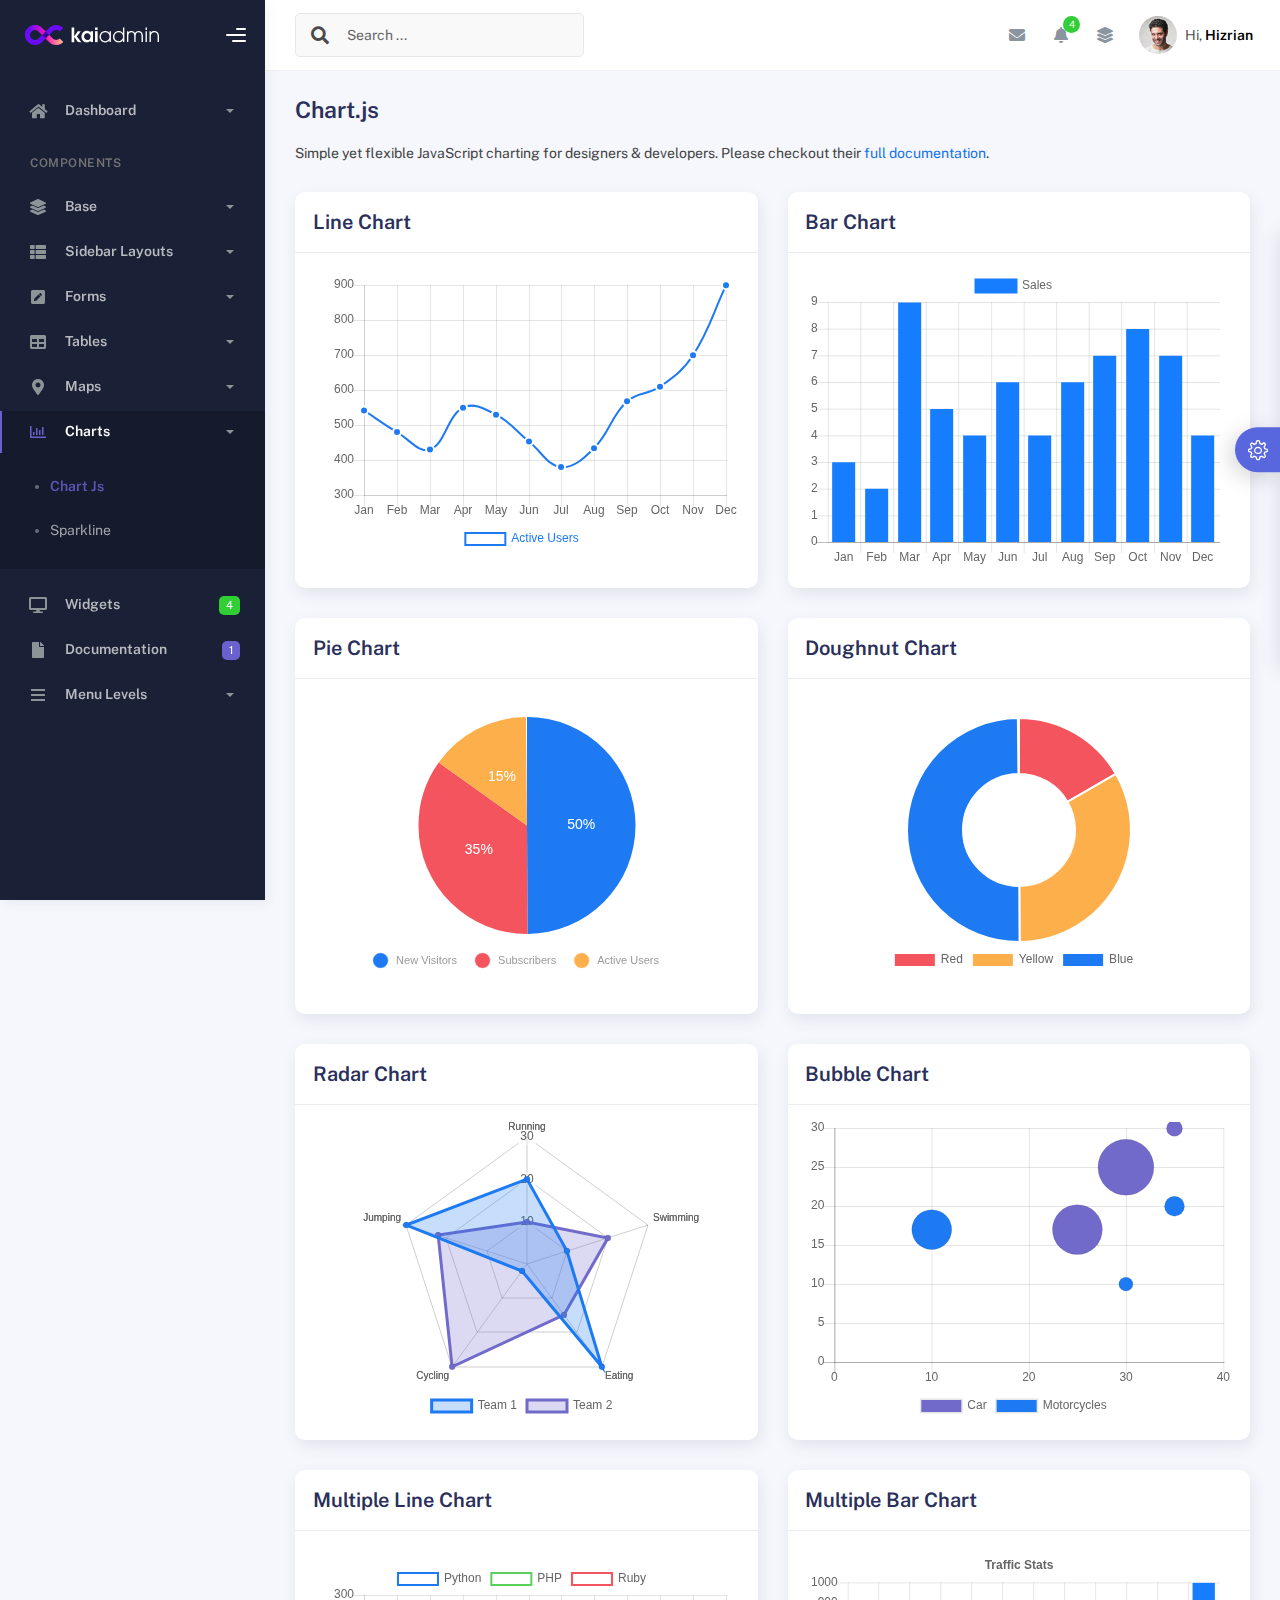
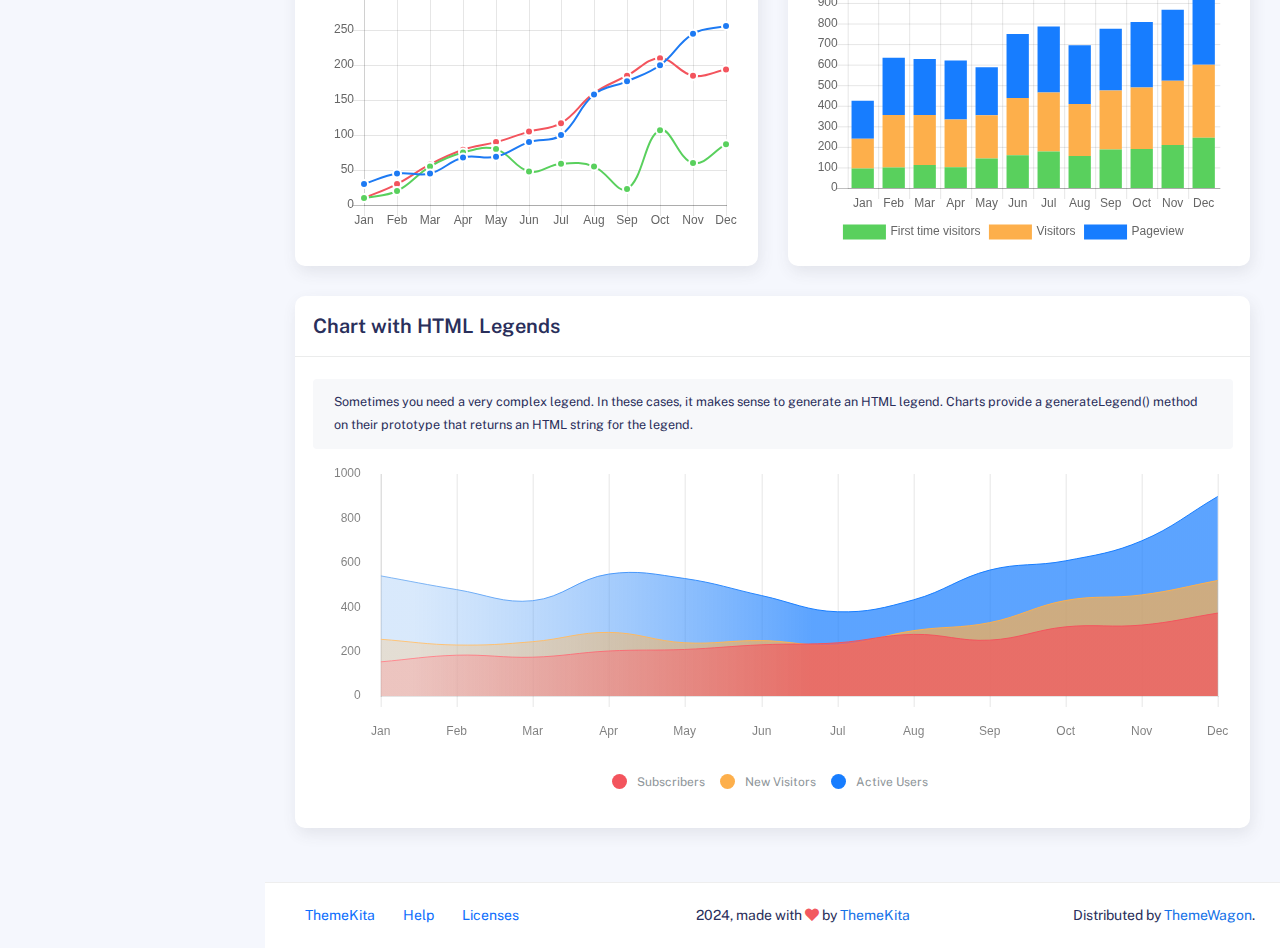
<file: kaiadmin-lite-1.2.0/kaiadmin-lite-1.2.0/charts/charts.html>
<!DOCTYPE html>
<html lang="en">
  <head>
    <meta http-equiv="X-UA-Compatible" content="IE=edge" />
    <title>Charts - Kaiadmin Bootstrap 5 Admin Dashboard</title>
    <meta
      content="width=device-width, initial-scale=1.0, shrink-to-fit=no"
      name="viewport"
    />
    <link
      rel="icon"
      href="../assets/img/kaiadmin/favicon.ico"
      type="image/x-icon"
    />

    <!-- Fonts and icons -->
    <script src="../assets/js/plugin/webfont/webfont.min.js"></script>
    <script>
      WebFont.load({
        google: { families: ["Public Sans:300,400,500,600,700"] },
        custom: {
          families: [
            "Font Awesome 5 Solid",
            "Font Awesome 5 Regular",
            "Font Awesome 5 Brands",
            "simple-line-icons",
          ],
          urls: ["../assets/css/fonts.min.css"],
        },
        active: function () {
          sessionStorage.fonts = true;
        },
      });
    </script>

    <!-- CSS Files -->
    <link rel="stylesheet" href="../assets/css/bootstrap.min.css" />
    <link rel="stylesheet" href="../assets/css/plugins.min.css" />
    <link rel="stylesheet" href="../assets/css/kaiadmin.min.css" />

    <!-- CSS Just for demo purpose, don't include it in your project -->
    <link rel="stylesheet" href="../assets/css/demo.css" />
  </head>
  <body>
    <div class="wrapper">
      <!-- Sidebar -->
      <div class="sidebar" data-background-color="dark">
        <div class="sidebar-logo">
          <!-- Logo Header -->
          <div class="logo-header" data-background-color="dark">
            <a href="../index.html" class="logo">
              <img
                src="../assets/img/kaiadmin/logo_light.svg"
                alt="navbar brand"
                class="navbar-brand"
                height="20"
              />
            </a>
            <div class="nav-toggle">
              <button class="btn btn-toggle toggle-sidebar">
                <i class="gg-menu-right"></i>
              </button>
              <button class="btn btn-toggle sidenav-toggler">
                <i class="gg-menu-left"></i>
              </button>
            </div>
            <button class="topbar-toggler more">
              <i class="gg-more-vertical-alt"></i>
            </button>
          </div>
          <!-- End Logo Header -->
        </div>
        <div class="sidebar-wrapper scrollbar scrollbar-inner">
          <div class="sidebar-content">
            <ul class="nav nav-secondary">
              <li class="nav-item">
                <a
                  data-bs-toggle="collapse"
                  href="#dashboard"
                  class="collapsed"
                  aria-expanded="false"
                >
                  <i class="fas fa-home"></i>
                  <p>Dashboard</p>
                  <span class="caret"></span>
                </a>
                <div class="collapse" id="dashboard">
                  <ul class="nav nav-collapse">
                    <li>
                      <a href="../../demo1/index.html">
                        <span class="sub-item">Dashboard 1</span>
                      </a>
                    </li>
                  </ul>
                </div>
              </li>
              <li class="nav-section">
                <span class="sidebar-mini-icon">
                  <i class="fa fa-ellipsis-h"></i>
                </span>
                <h4 class="text-section">Components</h4>
              </li>
              <li class="nav-item">
                <a data-bs-toggle="collapse" href="#base">
                  <i class="fas fa-layer-group"></i>
                  <p>Base</p>
                  <span class="caret"></span>
                </a>
                <div class="collapse" id="base">
                  <ul class="nav nav-collapse">
                    <li>
                      <a href="../components/avatars.html">
                        <span class="sub-item">Avatars</span>
                      </a>
                    </li>
                    <li>
                      <a href="../components/buttons.html">
                        <span class="sub-item">Buttons</span>
                      </a>
                    </li>
                    <li>
                      <a href="../components/gridsystem.html">
                        <span class="sub-item">Grid System</span>
                      </a>
                    </li>
                    <li>
                      <a href="../components/panels.html">
                        <span class="sub-item">Panels</span>
                      </a>
                    </li>
                    <li>
                      <a href="../components/notifications.html">
                        <span class="sub-item">Notifications</span>
                      </a>
                    </li>
                    <li>
                      <a href="../components/sweetalert.html">
                        <span class="sub-item">Sweet Alert</span>
                      </a>
                    </li>
                    <li>
                      <a href="../components/font-awesome-icons.html">
                        <span class="sub-item">Font Awesome Icons</span>
                      </a>
                    </li>
                    <li>
                      <a href="../components/simple-line-icons.html">
                        <span class="sub-item">Simple Line Icons</span>
                      </a>
                    </li>
                    <li>
                      <a href="../components/typography.html">
                        <span class="sub-item">Typography</span>
                      </a>
                    </li>
                  </ul>
                </div>
              </li>
              <li class="nav-item">
                <a data-bs-toggle="collapse" href="#sidebarLayouts">
                  <i class="fas fa-th-list"></i>
                  <p>Sidebar Layouts</p>
                  <span class="caret"></span>
                </a>
                <div class="collapse" id="sidebarLayouts">
                  <ul class="nav nav-collapse">
                    <li>
                      <a href="../sidebar-style-2.html">
                        <span class="sub-item">Sidebar Style 2</span>
                      </a>
                    </li>
                    <li>
                      <a href="../icon-menu.html">
                        <span class="sub-item">Icon Menu</span>
                      </a>
                    </li>
                  </ul>
                </div>
              </li>
              <li class="nav-item">
                <a data-bs-toggle="collapse" href="#forms">
                  <i class="fas fa-pen-square"></i>
                  <p>Forms</p>
                  <span class="caret"></span>
                </a>
                <div class="collapse" id="forms">
                  <ul class="nav nav-collapse">
                    <li>
                      <a href="../forms/forms.html">
                        <span class="sub-item">Basic Form</span>
                      </a>
                    </li>
                  </ul>
                </div>
              </li>
              <li class="nav-item">
                <a data-bs-toggle="collapse" href="#tables">
                  <i class="fas fa-table"></i>
                  <p>Tables</p>
                  <span class="caret"></span>
                </a>
                <div class="collapse" id="tables">
                  <ul class="nav nav-collapse">
                    <li>
                      <a href="../tables/tables.html">
                        <span class="sub-item">Basic Table</span>
                      </a>
                    </li>
                    <li>
                      <a href="../tables/datatables.html">
                        <span class="sub-item">Datatables</span>
                      </a>
                    </li>
                  </ul>
                </div>
              </li>
              <li class="nav-item">
                <a data-bs-toggle="collapse" href="#maps">
                  <i class="fas fa-map-marker-alt"></i>
                  <p>Maps</p>
                  <span class="caret"></span>
                </a>
                <div class="collapse" id="maps">
                  <ul class="nav nav-collapse">
                    <li>
                      <a href="../maps/googlemaps.html">
                        <span class="sub-item">Google Maps</span>
                      </a>
                    </li>
                    <li>
                      <a href="../maps/jsvectormap.html">
                        <span class="sub-item">Jsvectormap</span>
                      </a>
                    </li>
                  </ul>
                </div>
              </li>
              <li class="nav-item active submenu">
                <a data-bs-toggle="collapse" href="#charts">
                  <i class="far fa-chart-bar"></i>
                  <p>Charts</p>
                  <span class="caret"></span>
                </a>
                <div class="collapse show" id="charts">
                  <ul class="nav nav-collapse">
                    <li class="active">
                      <a href="../charts/charts.html">
                        <span class="sub-item">Chart Js</span>
                      </a>
                    </li>
                    <li>
                      <a href="../charts/sparkline.html">
                        <span class="sub-item">Sparkline</span>
                      </a>
                    </li>
                  </ul>
                </div>
              </li>
              <li class="nav-item">
                <a href="../widgets.html">
                  <i class="fas fa-desktop"></i>
                  <p>Widgets</p>
                  <span class="badge badge-success">4</span>
                </a>
              </li>
              <li class="nav-item">
                <a href="../../../documentation/index.html">
                  <i class="fas fa-file"></i>
                  <p>Documentation</p>
                  <span class="badge badge-secondary">1</span>
                </a>
              </li>
              <li class="nav-item">
                <a data-bs-toggle="collapse" href="#submenu">
                  <i class="fas fa-bars"></i>
                  <p>Menu Levels</p>
                  <span class="caret"></span>
                </a>
                <div class="collapse" id="submenu">
                  <ul class="nav nav-collapse">
                    <li>
                      <a data-bs-toggle="collapse" href="#subnav1">
                        <span class="sub-item">Level 1</span>
                        <span class="caret"></span>
                      </a>
                      <div class="collapse" id="subnav1">
                        <ul class="nav nav-collapse subnav">
                          <li>
                            <a href="#">
                              <span class="sub-item">Level 2</span>
                            </a>
                          </li>
                          <li>
                            <a href="#">
                              <span class="sub-item">Level 2</span>
                            </a>
                          </li>
                        </ul>
                      </div>
                    </li>
                    <li>
                      <a data-bs-toggle="collapse" href="#subnav2">
                        <span class="sub-item">Level 1</span>
                        <span class="caret"></span>
                      </a>
                      <div class="collapse" id="subnav2">
                        <ul class="nav nav-collapse subnav">
                          <li>
                            <a href="#">
                              <span class="sub-item">Level 2</span>
                            </a>
                          </li>
                        </ul>
                      </div>
                    </li>
                    <li>
                      <a href="#">
                        <span class="sub-item">Level 1</span>
                      </a>
                    </li>
                  </ul>
                </div>
              </li>
            </ul>
          </div>
        </div>
      </div>
      <!-- End Sidebar -->

      <div class="main-panel">
        <div class="main-header">
          <div class="main-header-logo">
            <!-- Logo Header -->
            <div class="logo-header" data-background-color="dark">
              <a href="../index.html" class="logo">
                <img
                  src="../assets/img/kaiadmin/logo_light.svg"
                  alt="navbar brand"
                  class="navbar-brand"
                  height="20"
                />
              </a>
              <div class="nav-toggle">
                <button class="btn btn-toggle toggle-sidebar">
                  <i class="gg-menu-right"></i>
                </button>
                <button class="btn btn-toggle sidenav-toggler">
                  <i class="gg-menu-left"></i>
                </button>
              </div>
              <button class="topbar-toggler more">
                <i class="gg-more-vertical-alt"></i>
              </button>
            </div>
            <!-- End Logo Header -->
          </div>
          <!-- Navbar Header -->
          <nav
            class="navbar navbar-header navbar-header-transparent navbar-expand-lg border-bottom"
          >
            <div class="container-fluid">
              <nav
                class="navbar navbar-header-left navbar-expand-lg navbar-form nav-search p-0 d-none d-lg-flex"
              >
                <div class="input-group">
                  <div class="input-group-prepend">
                    <button type="submit" class="btn btn-search pe-1">
                      <i class="fa fa-search search-icon"></i>
                    </button>
                  </div>
                  <input
                    type="text"
                    placeholder="Search ..."
                    class="form-control"
                  />
                </div>
              </nav>

              <ul class="navbar-nav topbar-nav ms-md-auto align-items-center">
                <li
                  class="nav-item topbar-icon dropdown hidden-caret d-flex d-lg-none"
                >
                  <a
                    class="nav-link dropdown-toggle"
                    data-bs-toggle="dropdown"
                    href="#"
                    role="button"
                    aria-expanded="false"
                    aria-haspopup="true"
                  >
                    <i class="fa fa-search"></i>
                  </a>
                  <ul class="dropdown-menu dropdown-search animated fadeIn">
                    <form class="navbar-left navbar-form nav-search">
                      <div class="input-group">
                        <input
                          type="text"
                          placeholder="Search ..."
                          class="form-control"
                        />
                      </div>
                    </form>
                  </ul>
                </li>
                <li class="nav-item topbar-icon dropdown hidden-caret">
                  <a
                    class="nav-link dropdown-toggle"
                    href="#"
                    id="messageDropdown"
                    role="button"
                    data-bs-toggle="dropdown"
                    aria-haspopup="true"
                    aria-expanded="false"
                  >
                    <i class="fa fa-envelope"></i>
                  </a>
                  <ul
                    class="dropdown-menu messages-notif-box animated fadeIn"
                    aria-labelledby="messageDropdown"
                  >
                    <li>
                      <div
                        class="dropdown-title d-flex justify-content-between align-items-center"
                      >
                        Messages
                        <a href="#" class="small">Mark all as read</a>
                      </div>
                    </li>
                    <li>
                      <div class="message-notif-scroll scrollbar-outer">
                        <div class="notif-center">
                          <a href="#">
                            <div class="notif-img">
                              <img
                                src="../assets/img/jm_denis.jpg"
                                alt="Img Profile"
                              />
                            </div>
                            <div class="notif-content">
                              <span class="subject">Jimmy Denis</span>
                              <span class="block"> How are you ? </span>
                              <span class="time">5 minutes ago</span>
                            </div>
                          </a>
                          <a href="#">
                            <div class="notif-img">
                              <img
                                src="../assets/img/chadengle.jpg"
                                alt="Img Profile"
                              />
                            </div>
                            <div class="notif-content">
                              <span class="subject">Chad</span>
                              <span class="block"> Ok, Thanks ! </span>
                              <span class="time">12 minutes ago</span>
                            </div>
                          </a>
                          <a href="#">
                            <div class="notif-img">
                              <img
                                src="../assets/img/mlane.jpg"
                                alt="Img Profile"
                              />
                            </div>
                            <div class="notif-content">
                              <span class="subject">Jhon Doe</span>
                              <span class="block">
                                Ready for the meeting today...
                              </span>
                              <span class="time">12 minutes ago</span>
                            </div>
                          </a>
                          <a href="#">
                            <div class="notif-img">
                              <img
                                src="../assets/img/talha.jpg"
                                alt="Img Profile"
                              />
                            </div>
                            <div class="notif-content">
                              <span class="subject">Talha</span>
                              <span class="block"> Hi, Apa Kabar ? </span>
                              <span class="time">17 minutes ago</span>
                            </div>
                          </a>
                        </div>
                      </div>
                    </li>
                    <li>
                      <a class="see-all" href="javascript:void(0);"
                        >See all messages<i class="fa fa-angle-right"></i>
                      </a>
                    </li>
                  </ul>
                </li>
                <li class="nav-item topbar-icon dropdown hidden-caret">
                  <a
                    class="nav-link dropdown-toggle"
                    href="#"
                    id="notifDropdown"
                    role="button"
                    data-bs-toggle="dropdown"
                    aria-haspopup="true"
                    aria-expanded="false"
                  >
                    <i class="fa fa-bell"></i>
                    <span class="notification">4</span>
                  </a>
                  <ul
                    class="dropdown-menu notif-box animated fadeIn"
                    aria-labelledby="notifDropdown"
                  >
                    <li>
                      <div class="dropdown-title">
                        You have 4 new notification
                      </div>
                    </li>
                    <li>
                      <div class="notif-scroll scrollbar-outer">
                        <div class="notif-center">
                          <a href="#">
                            <div class="notif-icon notif-primary">
                              <i class="fa fa-user-plus"></i>
                            </div>
                            <div class="notif-content">
                              <span class="block"> New user registered </span>
                              <span class="time">5 minutes ago</span>
                            </div>
                          </a>
                          <a href="#">
                            <div class="notif-icon notif-success">
                              <i class="fa fa-comment"></i>
                            </div>
                            <div class="notif-content">
                              <span class="block">
                                Rahmad commented on Admin
                              </span>
                              <span class="time">12 minutes ago</span>
                            </div>
                          </a>
                          <a href="#">
                            <div class="notif-img">
                              <img
                                src="../assets/img/profile2.jpg"
                                alt="Img Profile"
                              />
                            </div>
                            <div class="notif-content">
                              <span class="block">
                                Reza send messages to you
                              </span>
                              <span class="time">12 minutes ago</span>
                            </div>
                          </a>
                          <a href="#">
                            <div class="notif-icon notif-danger">
                              <i class="fa fa-heart"></i>
                            </div>
                            <div class="notif-content">
                              <span class="block"> Farrah liked Admin </span>
                              <span class="time">17 minutes ago</span>
                            </div>
                          </a>
                        </div>
                      </div>
                    </li>
                    <li>
                      <a class="see-all" href="javascript:void(0);"
                        >See all notifications<i class="fa fa-angle-right"></i>
                      </a>
                    </li>
                  </ul>
                </li>
                <li class="nav-item topbar-icon dropdown hidden-caret">
                  <a
                    class="nav-link"
                    data-bs-toggle="dropdown"
                    href="#"
                    aria-expanded="false"
                  >
                    <i class="fas fa-layer-group"></i>
                  </a>
                  <div class="dropdown-menu quick-actions animated fadeIn">
                    <div class="quick-actions-header">
                      <span class="title mb-1">Quick Actions</span>
                      <span class="subtitle op-7">Shortcuts</span>
                    </div>
                    <div class="quick-actions-scroll scrollbar-outer">
                      <div class="quick-actions-items">
                        <div class="row m-0">
                          <a class="col-6 col-md-4 p-0" href="#">
                            <div class="quick-actions-item">
                              <div class="avatar-item bg-danger rounded-circle">
                                <i class="far fa-calendar-alt"></i>
                              </div>
                              <span class="text">Calendar</span>
                            </div>
                          </a>
                          <a class="col-6 col-md-4 p-0" href="#">
                            <div class="quick-actions-item">
                              <div
                                class="avatar-item bg-warning rounded-circle"
                              >
                                <i class="fas fa-map"></i>
                              </div>
                              <span class="text">Maps</span>
                            </div>
                          </a>
                          <a class="col-6 col-md-4 p-0" href="#">
                            <div class="quick-actions-item">
                              <div class="avatar-item bg-info rounded-circle">
                                <i class="fas fa-file-excel"></i>
                              </div>
                              <span class="text">Reports</span>
                            </div>
                          </a>
                          <a class="col-6 col-md-4 p-0" href="#">
                            <div class="quick-actions-item">
                              <div
                                class="avatar-item bg-success rounded-circle"
                              >
                                <i class="fas fa-envelope"></i>
                              </div>
                              <span class="text">Emails</span>
                            </div>
                          </a>
                          <a class="col-6 col-md-4 p-0" href="#">
                            <div class="quick-actions-item">
                              <div
                                class="avatar-item bg-primary rounded-circle"
                              >
                                <i class="fas fa-file-invoice-dollar"></i>
                              </div>
                              <span class="text">Invoice</span>
                            </div>
                          </a>
                          <a class="col-6 col-md-4 p-0" href="#">
                            <div class="quick-actions-item">
                              <div
                                class="avatar-item bg-secondary rounded-circle"
                              >
                                <i class="fas fa-credit-card"></i>
                              </div>
                              <span class="text">Payments</span>
                            </div>
                          </a>
                        </div>
                      </div>
                    </div>
                  </div>
                </li>

                <li class="nav-item topbar-user dropdown hidden-caret">
                  <a
                    class="dropdown-toggle profile-pic"
                    data-bs-toggle="dropdown"
                    href="#"
                    aria-expanded="false"
                  >
                    <div class="avatar-sm">
                      <img
                        src="../assets/img/profile.jpg"
                        alt="..."
                        class="avatar-img rounded-circle"
                      />
                    </div>
                    <span class="profile-username">
                      <span class="op-7">Hi,</span>
                      <span class="fw-bold">Hizrian</span>
                    </span>
                  </a>
                  <ul class="dropdown-menu dropdown-user animated fadeIn">
                    <div class="dropdown-user-scroll scrollbar-outer">
                      <li>
                        <div class="user-box">
                          <div class="avatar-lg">
                            <img
                              src="../assets/img/profile.jpg"
                              alt="image profile"
                              class="avatar-img rounded"
                            />
                          </div>
                          <div class="u-text">
                            <h4>Hizrian</h4>
                            <p class="text-muted">hello@example.com</p>
                            <a
                              href="profile.html"
                              class="btn btn-xs btn-secondary btn-sm"
                              >View Profile</a
                            >
                          </div>
                        </div>
                      </li>
                      <li>
                        <div class="dropdown-divider"></div>
                        <a class="dropdown-item" href="#">My Profile</a>
                        <a class="dropdown-item" href="#">My Balance</a>
                        <a class="dropdown-item" href="#">Inbox</a>
                        <div class="dropdown-divider"></div>
                        <a class="dropdown-item" href="#">Account Setting</a>
                        <div class="dropdown-divider"></div>
                        <a class="dropdown-item" href="#">Logout</a>
                      </li>
                    </div>
                  </ul>
                </li>
              </ul>
            </div>
          </nav>
          <!-- End Navbar -->
        </div>

        <div class="container">
          <div class="page-inner">
            <h3 class="fw-bold mb-3">Chart.js</h3>
            <div class="page-category">
              Simple yet flexible JavaScript charting for designers &
              developers. Please checkout their
              <a href="http://www.chartjs.org/" target="_blank"
                >full documentation</a
              >.
            </div>
            <div class="row">
              <div class="col-md-6">
                <div class="card">
                  <div class="card-header">
                    <div class="card-title">Line Chart</div>
                  </div>
                  <div class="card-body">
                    <div class="chart-container">
                      <canvas id="lineChart"></canvas>
                    </div>
                  </div>
                </div>
              </div>
              <div class="col-md-6">
                <div class="card">
                  <div class="card-header">
                    <div class="card-title">Bar Chart</div>
                  </div>
                  <div class="card-body">
                    <div class="chart-container">
                      <canvas id="barChart"></canvas>
                    </div>
                  </div>
                </div>
              </div>
              <div class="col-md-6">
                <div class="card">
                  <div class="card-header">
                    <div class="card-title">Pie Chart</div>
                  </div>
                  <div class="card-body">
                    <div class="chart-container">
                      <canvas
                        id="pieChart"
                        style="width: 50%; height: 50%"
                      ></canvas>
                    </div>
                  </div>
                </div>
              </div>
              <div class="col-md-6">
                <div class="card">
                  <div class="card-header">
                    <div class="card-title">Doughnut Chart</div>
                  </div>
                  <div class="card-body">
                    <div class="chart-container">
                      <canvas
                        id="doughnutChart"
                        style="width: 50%; height: 50%"
                      ></canvas>
                    </div>
                  </div>
                </div>
              </div>
              <div class="col-md-6">
                <div class="card">
                  <div class="card-header">
                    <div class="card-title">Radar Chart</div>
                  </div>
                  <div class="card-body">
                    <div class="chart-container">
                      <canvas id="radarChart"></canvas>
                    </div>
                  </div>
                </div>
              </div>
              <div class="col-md-6">
                <div class="card">
                  <div class="card-header">
                    <div class="card-title">Bubble Chart</div>
                  </div>
                  <div class="card-body">
                    <div class="chart-container">
                      <canvas id="bubbleChart"></canvas>
                    </div>
                  </div>
                </div>
              </div>
              <div class="col-md-6">
                <div class="card">
                  <div class="card-header">
                    <div class="card-title">Multiple Line Chart</div>
                  </div>
                  <div class="card-body">
                    <div class="chart-container">
                      <canvas id="multipleLineChart"></canvas>
                    </div>
                  </div>
                </div>
              </div>
              <div class="col-md-6">
                <div class="card">
                  <div class="card-header">
                    <div class="card-title">Multiple Bar Chart</div>
                  </div>
                  <div class="card-body">
                    <div class="chart-container">
                      <canvas id="multipleBarChart"></canvas>
                    </div>
                  </div>
                </div>
              </div>
              <div class="col-md-12">
                <div class="card">
                  <div class="card-header">
                    <div class="card-title">Chart with HTML Legends</div>
                  </div>
                  <div class="card-body">
                    <div class="card-sub">
                      Sometimes you need a very complex legend. In these cases,
                      it makes sense to generate an HTML legend. Charts provide
                      a generateLegend() method on their prototype that returns
                      an HTML string for the legend.
                    </div>
                    <div class="chart-container">
                      <canvas id="htmlLegendsChart"></canvas>
                    </div>
                    <div id="myChartLegend"></div>
                  </div>
                </div>
              </div>
            </div>
          </div>
        </div>

        <footer class="footer">
          <div class="container-fluid d-flex justify-content-between">
            <nav class="pull-left">
              <ul class="nav">
                <li class="nav-item">
                  <a class="nav-link" href="http://www.themekita.com">
                    ThemeKita
                  </a>
                </li>
                <li class="nav-item">
                  <a class="nav-link" href="#"> Help </a>
                </li>
                <li class="nav-item">
                  <a class="nav-link" href="#"> Licenses </a>
                </li>
              </ul>
            </nav>
            <div class="copyright">
              2024, made with <i class="fa fa-heart heart text-danger"></i> by
              <a href="http://www.themekita.com">ThemeKita</a>
            </div>
            <div>
              Distributed by
              <a target="_blank" href="https://themewagon.com/">ThemeWagon</a>.
            </div>
          </div>
        </footer>
      </div>

      <!-- Custom template | don't include it in your project! -->
      <div class="custom-template">
        <div class="title">Settings</div>
        <div class="custom-content">
          <div class="switcher">
            <div class="switch-block">
              <h4>Logo Header</h4>
              <div class="btnSwitch">
                <button
                  type="button"
                  class="selected changeLogoHeaderColor"
                  data-color="dark"
                ></button>
                <button
                  type="button"
                  class="selected changeLogoHeaderColor"
                  data-color="blue"
                ></button>
                <button
                  type="button"
                  class="changeLogoHeaderColor"
                  data-color="purple"
                ></button>
                <button
                  type="button"
                  class="changeLogoHeaderColor"
                  data-color="light-blue"
                ></button>
                <button
                  type="button"
                  class="changeLogoHeaderColor"
                  data-color="green"
                ></button>
                <button
                  type="button"
                  class="changeLogoHeaderColor"
                  data-color="orange"
                ></button>
                <button
                  type="button"
                  class="changeLogoHeaderColor"
                  data-color="red"
                ></button>
                <button
                  type="button"
                  class="changeLogoHeaderColor"
                  data-color="white"
                ></button>
                <br />
                <button
                  type="button"
                  class="changeLogoHeaderColor"
                  data-color="dark2"
                ></button>
                <button
                  type="button"
                  class="changeLogoHeaderColor"
                  data-color="blue2"
                ></button>
                <button
                  type="button"
                  class="changeLogoHeaderColor"
                  data-color="purple2"
                ></button>
                <button
                  type="button"
                  class="changeLogoHeaderColor"
                  data-color="light-blue2"
                ></button>
                <button
                  type="button"
                  class="changeLogoHeaderColor"
                  data-color="green2"
                ></button>
                <button
                  type="button"
                  class="changeLogoHeaderColor"
                  data-color="orange2"
                ></button>
                <button
                  type="button"
                  class="changeLogoHeaderColor"
                  data-color="red2"
                ></button>
              </div>
            </div>
            <div class="switch-block">
              <h4>Navbar Header</h4>
              <div class="btnSwitch">
                <button
                  type="button"
                  class="changeTopBarColor"
                  data-color="dark"
                ></button>
                <button
                  type="button"
                  class="changeTopBarColor"
                  data-color="blue"
                ></button>
                <button
                  type="button"
                  class="changeTopBarColor"
                  data-color="purple"
                ></button>
                <button
                  type="button"
                  class="changeTopBarColor"
                  data-color="light-blue"
                ></button>
                <button
                  type="button"
                  class="changeTopBarColor"
                  data-color="green"
                ></button>
                <button
                  type="button"
                  class="changeTopBarColor"
                  data-color="orange"
                ></button>
                <button
                  type="button"
                  class="changeTopBarColor"
                  data-color="red"
                ></button>
                <button
                  type="button"
                  class="changeTopBarColor"
                  data-color="white"
                ></button>
                <br />
                <button
                  type="button"
                  class="changeTopBarColor"
                  data-color="dark2"
                ></button>
                <button
                  type="button"
                  class="selected changeTopBarColor"
                  data-color="blue2"
                ></button>
                <button
                  type="button"
                  class="changeTopBarColor"
                  data-color="purple2"
                ></button>
                <button
                  type="button"
                  class="changeTopBarColor"
                  data-color="light-blue2"
                ></button>
                <button
                  type="button"
                  class="changeTopBarColor"
                  data-color="green2"
                ></button>
                <button
                  type="button"
                  class="changeTopBarColor"
                  data-color="orange2"
                ></button>
                <button
                  type="button"
                  class="changeTopBarColor"
                  data-color="red2"
                ></button>
              </div>
            </div>
            <div class="switch-block">
              <h4>Sidebar</h4>
              <div class="btnSwitch">
                <button
                  type="button"
                  class="selected changeSideBarColor"
                  data-color="white"
                ></button>
                <button
                  type="button"
                  class="changeSideBarColor"
                  data-color="dark"
                ></button>
                <button
                  type="button"
                  class="changeSideBarColor"
                  data-color="dark2"
                ></button>
              </div>
            </div>
          </div>
        </div>
        <div class="custom-toggle">
          <i class="icon-settings"></i>
        </div>
      </div>
      <!-- End Custom template -->
    </div>
    <!--   Core JS Files   -->
    <script src="../assets/js/core/jquery-3.7.1.min.js"></script>
    <script src="../assets/js/core/popper.min.js"></script>
    <script src="../assets/js/core/bootstrap.min.js"></script>
    <!-- Chart JS -->
    <script src="../assets/js/plugin/chart.js/chart.min.js"></script>
    <!-- jQuery Scrollbar -->
    <script src="../assets/js/plugin/jquery-scrollbar/jquery.scrollbar.min.js"></script>
    <!-- Kaiadmin JS -->
    <script src="../assets/js/kaiadmin.min.js"></script>
    <!-- Kaiadmin DEMO methods, don't include it in your project! -->
    <script src="../assets/js/setting-demo2.js"></script>
    <script>
      var lineChart = document.getElementById("lineChart").getContext("2d"),
        barChart = document.getElementById("barChart").getContext("2d"),
        pieChart = document.getElementById("pieChart").getContext("2d"),
        doughnutChart = document
          .getElementById("doughnutChart")
          .getContext("2d"),
        radarChart = document.getElementById("radarChart").getContext("2d"),
        bubbleChart = document.getElementById("bubbleChart").getContext("2d"),
        multipleLineChart = document
          .getElementById("multipleLineChart")
          .getContext("2d"),
        multipleBarChart = document
          .getElementById("multipleBarChart")
          .getContext("2d"),
        htmlLegendsChart = document
          .getElementById("htmlLegendsChart")
          .getContext("2d");

      var myLineChart = new Chart(lineChart, {
        type: "line",
        data: {
          labels: [
            "Jan",
            "Feb",
            "Mar",
            "Apr",
            "May",
            "Jun",
            "Jul",
            "Aug",
            "Sep",
            "Oct",
            "Nov",
            "Dec",
          ],
          datasets: [
            {
              label: "Active Users",
              borderColor: "#1d7af3",
              pointBorderColor: "#FFF",
              pointBackgroundColor: "#1d7af3",
              pointBorderWidth: 2,
              pointHoverRadius: 4,
              pointHoverBorderWidth: 1,
              pointRadius: 4,
              backgroundColor: "transparent",
              fill: true,
              borderWidth: 2,
              data: [
                542, 480, 430, 550, 530, 453, 380, 434, 568, 610, 700, 900,
              ],
            },
          ],
        },
        options: {
          responsive: true,
          maintainAspectRatio: false,
          legend: {
            position: "bottom",
            labels: {
              padding: 10,
              fontColor: "#1d7af3",
            },
          },
          tooltips: {
            bodySpacing: 4,
            mode: "nearest",
            intersect: 0,
            position: "nearest",
            xPadding: 10,
            yPadding: 10,
            caretPadding: 10,
          },
          layout: {
            padding: { left: 15, right: 15, top: 15, bottom: 15 },
          },
        },
      });

      var myBarChart = new Chart(barChart, {
        type: "bar",
        data: {
          labels: [
            "Jan",
            "Feb",
            "Mar",
            "Apr",
            "May",
            "Jun",
            "Jul",
            "Aug",
            "Sep",
            "Oct",
            "Nov",
            "Dec",
          ],
          datasets: [
            {
              label: "Sales",
              backgroundColor: "rgb(23, 125, 255)",
              borderColor: "rgb(23, 125, 255)",
              data: [3, 2, 9, 5, 4, 6, 4, 6, 7, 8, 7, 4],
            },
          ],
        },
        options: {
          responsive: true,
          maintainAspectRatio: false,
          scales: {
            yAxes: [
              {
                ticks: {
                  beginAtZero: true,
                },
              },
            ],
          },
        },
      });

      var myPieChart = new Chart(pieChart, {
        type: "pie",
        data: {
          datasets: [
            {
              data: [50, 35, 15],
              backgroundColor: ["#1d7af3", "#f3545d", "#fdaf4b"],
              borderWidth: 0,
            },
          ],
          labels: ["New Visitors", "Subscribers", "Active Users"],
        },
        options: {
          responsive: true,
          maintainAspectRatio: false,
          legend: {
            position: "bottom",
            labels: {
              fontColor: "rgb(154, 154, 154)",
              fontSize: 11,
              usePointStyle: true,
              padding: 20,
            },
          },
          pieceLabel: {
            render: "percentage",
            fontColor: "white",
            fontSize: 14,
          },
          tooltips: false,
          layout: {
            padding: {
              left: 20,
              right: 20,
              top: 20,
              bottom: 20,
            },
          },
        },
      });

      var myDoughnutChart = new Chart(doughnutChart, {
        type: "doughnut",
        data: {
          datasets: [
            {
              data: [10, 20, 30],
              backgroundColor: ["#f3545d", "#fdaf4b", "#1d7af3"],
            },
          ],

          labels: ["Red", "Yellow", "Blue"],
        },
        options: {
          responsive: true,
          maintainAspectRatio: false,
          legend: {
            position: "bottom",
          },
          layout: {
            padding: {
              left: 20,
              right: 20,
              top: 20,
              bottom: 20,
            },
          },
        },
      });

      var myRadarChart = new Chart(radarChart, {
        type: "radar",
        data: {
          labels: ["Running", "Swimming", "Eating", "Cycling", "Jumping"],
          datasets: [
            {
              data: [20, 10, 30, 2, 30],
              borderColor: "#1d7af3",
              backgroundColor: "rgba(29, 122, 243, 0.25)",
              pointBackgroundColor: "#1d7af3",
              pointHoverRadius: 4,
              pointRadius: 3,
              label: "Team 1",
            },
            {
              data: [10, 20, 15, 30, 22],
              borderColor: "#716aca",
              backgroundColor: "rgba(113, 106, 202, 0.25)",
              pointBackgroundColor: "#716aca",
              pointHoverRadius: 4,
              pointRadius: 3,
              label: "Team 2",
            },
          ],
        },
        options: {
          responsive: true,
          maintainAspectRatio: false,
          legend: {
            position: "bottom",
          },
        },
      });

      var myBubbleChart = new Chart(bubbleChart, {
        type: "bubble",
        data: {
          datasets: [
            {
              label: "Car",
              data: [
                { x: 25, y: 17, r: 25 },
                { x: 30, y: 25, r: 28 },
                { x: 35, y: 30, r: 8 },
              ],
              backgroundColor: "#716aca",
            },
            {
              label: "Motorcycles",
              data: [
                { x: 10, y: 17, r: 20 },
                { x: 30, y: 10, r: 7 },
                { x: 35, y: 20, r: 10 },
              ],
              backgroundColor: "#1d7af3",
            },
          ],
        },
        options: {
          responsive: true,
          maintainAspectRatio: false,
          legend: {
            position: "bottom",
          },
          scales: {
            yAxes: [
              {
                ticks: {
                  beginAtZero: true,
                },
              },
            ],
            xAxes: [
              {
                ticks: {
                  beginAtZero: true,
                },
              },
            ],
          },
        },
      });

      var myMultipleLineChart = new Chart(multipleLineChart, {
        type: "line",
        data: {
          labels: [
            "Jan",
            "Feb",
            "Mar",
            "Apr",
            "May",
            "Jun",
            "Jul",
            "Aug",
            "Sep",
            "Oct",
            "Nov",
            "Dec",
          ],
          datasets: [
            {
              label: "Python",
              borderColor: "#1d7af3",
              pointBorderColor: "#FFF",
              pointBackgroundColor: "#1d7af3",
              pointBorderWidth: 2,
              pointHoverRadius: 4,
              pointHoverBorderWidth: 1,
              pointRadius: 4,
              backgroundColor: "transparent",
              fill: true,
              borderWidth: 2,
              data: [30, 45, 45, 68, 69, 90, 100, 158, 177, 200, 245, 256],
            },
            {
              label: "PHP",
              borderColor: "#59d05d",
              pointBorderColor: "#FFF",
              pointBackgroundColor: "#59d05d",
              pointBorderWidth: 2,
              pointHoverRadius: 4,
              pointHoverBorderWidth: 1,
              pointRadius: 4,
              backgroundColor: "transparent",
              fill: true,
              borderWidth: 2,
              data: [10, 20, 55, 75, 80, 48, 59, 55, 23, 107, 60, 87],
            },
            {
              label: "Ruby",
              borderColor: "#f3545d",
              pointBorderColor: "#FFF",
              pointBackgroundColor: "#f3545d",
              pointBorderWidth: 2,
              pointHoverRadius: 4,
              pointHoverBorderWidth: 1,
              pointRadius: 4,
              backgroundColor: "transparent",
              fill: true,
              borderWidth: 2,
              data: [10, 30, 58, 79, 90, 105, 117, 160, 185, 210, 185, 194],
            },
          ],
        },
        options: {
          responsive: true,
          maintainAspectRatio: false,
          legend: {
            position: "top",
          },
          tooltips: {
            bodySpacing: 4,
            mode: "nearest",
            intersect: 0,
            position: "nearest",
            xPadding: 10,
            yPadding: 10,
            caretPadding: 10,
          },
          layout: {
            padding: { left: 15, right: 15, top: 15, bottom: 15 },
          },
        },
      });

      var myMultipleBarChart = new Chart(multipleBarChart, {
        type: "bar",
        data: {
          labels: [
            "Jan",
            "Feb",
            "Mar",
            "Apr",
            "May",
            "Jun",
            "Jul",
            "Aug",
            "Sep",
            "Oct",
            "Nov",
            "Dec",
          ],
          datasets: [
            {
              label: "First time visitors",
              backgroundColor: "#59d05d",
              borderColor: "#59d05d",
              data: [95, 100, 112, 101, 144, 159, 178, 156, 188, 190, 210, 245],
            },
            {
              label: "Visitors",
              backgroundColor: "#fdaf4b",
              borderColor: "#fdaf4b",
              data: [
                145, 256, 244, 233, 210, 279, 287, 253, 287, 299, 312, 356,
              ],
            },
            {
              label: "Pageview",
              backgroundColor: "#177dff",
              borderColor: "#177dff",
              data: [
                185, 279, 273, 287, 234, 312, 322, 286, 301, 320, 346, 399,
              ],
            },
          ],
        },
        options: {
          responsive: true,
          maintainAspectRatio: false,
          legend: {
            position: "bottom",
          },
          title: {
            display: true,
            text: "Traffic Stats",
          },
          tooltips: {
            mode: "index",
            intersect: false,
          },
          responsive: true,
          scales: {
            xAxes: [
              {
                stacked: true,
              },
            ],
            yAxes: [
              {
                stacked: true,
              },
            ],
          },
        },
      });

      // Chart with HTML Legends

      var gradientStroke = htmlLegendsChart.createLinearGradient(
        500,
        0,
        100,
        0
      );
      gradientStroke.addColorStop(0, "#177dff");
      gradientStroke.addColorStop(1, "#80b6f4");

      var gradientFill = htmlLegendsChart.createLinearGradient(500, 0, 100, 0);
      gradientFill.addColorStop(0, "rgba(23, 125, 255, 0.7)");
      gradientFill.addColorStop(1, "rgba(128, 182, 244, 0.3)");

      var gradientStroke2 = htmlLegendsChart.createLinearGradient(
        500,
        0,
        100,
        0
      );
      gradientStroke2.addColorStop(0, "#f3545d");
      gradientStroke2.addColorStop(1, "#ff8990");

      var gradientFill2 = htmlLegendsChart.createLinearGradient(500, 0, 100, 0);
      gradientFill2.addColorStop(0, "rgba(243, 84, 93, 0.7)");
      gradientFill2.addColorStop(1, "rgba(255, 137, 144, 0.3)");

      var gradientStroke3 = htmlLegendsChart.createLinearGradient(
        500,
        0,
        100,
        0
      );
      gradientStroke3.addColorStop(0, "#fdaf4b");
      gradientStroke3.addColorStop(1, "#ffc478");

      var gradientFill3 = htmlLegendsChart.createLinearGradient(500, 0, 100, 0);
      gradientFill3.addColorStop(0, "rgba(253, 175, 75, 0.7)");
      gradientFill3.addColorStop(1, "rgba(255, 196, 120, 0.3)");

      var myHtmlLegendsChart = new Chart(htmlLegendsChart, {
        type: "line",
        data: {
          labels: [
            "Jan",
            "Feb",
            "Mar",
            "Apr",
            "May",
            "Jun",
            "Jul",
            "Aug",
            "Sep",
            "Oct",
            "Nov",
            "Dec",
          ],
          datasets: [
            {
              label: "Subscribers",
              borderColor: gradientStroke2,
              pointBackgroundColor: gradientStroke2,
              pointRadius: 0,
              backgroundColor: gradientFill2,
              legendColor: "#f3545d",
              fill: true,
              borderWidth: 1,
              data: [
                154, 184, 175, 203, 210, 231, 240, 278, 252, 312, 320, 374,
              ],
            },
            {
              label: "New Visitors",
              borderColor: gradientStroke3,
              pointBackgroundColor: gradientStroke3,
              pointRadius: 0,
              backgroundColor: gradientFill3,
              legendColor: "#fdaf4b",
              fill: true,
              borderWidth: 1,
              data: [
                256, 230, 245, 287, 240, 250, 230, 295, 331, 431, 456, 521,
              ],
            },
            {
              label: "Active Users",
              borderColor: gradientStroke,
              pointBackgroundColor: gradientStroke,
              pointRadius: 0,
              backgroundColor: gradientFill,
              legendColor: "#177dff",
              fill: true,
              borderWidth: 1,
              data: [
                542, 480, 430, 550, 530, 453, 380, 434, 568, 610, 700, 900,
              ],
            },
          ],
        },
        options: {
          responsive: true,
          maintainAspectRatio: false,
          legend: {
            display: false,
          },
          tooltips: {
            bodySpacing: 4,
            mode: "nearest",
            intersect: 0,
            position: "nearest",
            xPadding: 10,
            yPadding: 10,
            caretPadding: 10,
          },
          layout: {
            padding: { left: 15, right: 15, top: 15, bottom: 15 },
          },
          scales: {
            yAxes: [
              {
                ticks: {
                  fontColor: "rgba(0,0,0,0.5)",
                  fontStyle: "500",
                  beginAtZero: false,
                  maxTicksLimit: 5,
                  padding: 20,
                },
                gridLines: {
                  drawTicks: false,
                  display: false,
                },
              },
            ],
            xAxes: [
              {
                gridLines: {
                  zeroLineColor: "transparent",
                },
                ticks: {
                  padding: 20,
                  fontColor: "rgba(0,0,0,0.5)",
                  fontStyle: "500",
                },
              },
            ],
          },
          legendCallback: function (chart) {
            var text = [];
            text.push('<ul class="' + chart.id + '-legend html-legend">');
            for (var i = 0; i < chart.data.datasets.length; i++) {
              text.push(
                '<li><span style="background-color:' +
                  chart.data.datasets[i].legendColor +
                  '"></span>'
              );
              if (chart.data.datasets[i].label) {
                text.push(chart.data.datasets[i].label);
              }
              text.push("</li>");
            }
            text.push("</ul>");
            return text.join("");
          },
        },
      });

      var myLegendContainer = document.getElementById("myChartLegend");

      // generate HTML legend
      myLegendContainer.innerHTML = myHtmlLegendsChart.generateLegend();

      // bind onClick event to all LI-tags of the legend
      var legendItems = myLegendContainer.getElementsByTagName("li");
      for (var i = 0; i < legendItems.length; i += 1) {
        legendItems[i].addEventListener("click", legendClickCallback, false);
      }
    </script>
  </body>
</html>
</file>
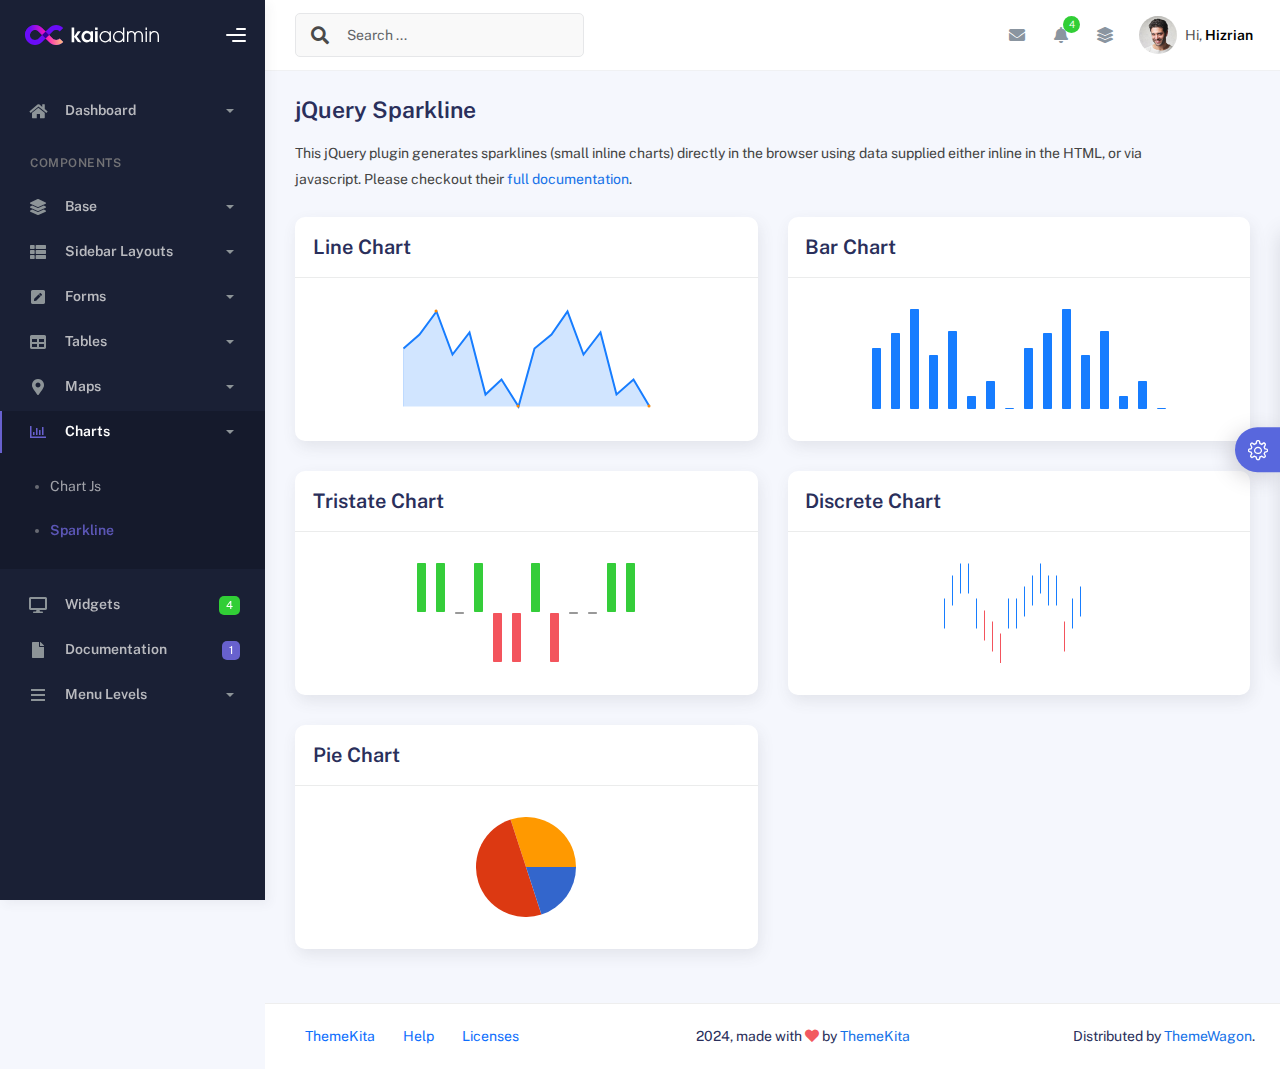
<file: kaiadmin-lite-1.2.0/kaiadmin-lite-1.2.0/charts/sparkline.html>
<!DOCTYPE html>
<html lang="en">
  <head>
    <meta http-equiv="X-UA-Compatible" content="IE=edge" />
    <title>Sparkline - Kaiadmin Bootstrap 5 Admin Dashboard</title>
    <meta
      content="width=device-width, initial-scale=1.0, shrink-to-fit=no"
      name="viewport"
    />
    <link
      rel="icon"
      href="../assets/img/kaiadmin/favicon.ico"
      type="image/x-icon"
    />

    <!-- Fonts and icons -->
    <script src="../assets/js/plugin/webfont/webfont.min.js"></script>
    <script>
      WebFont.load({
        google: { families: ["Public Sans:300,400,500,600,700"] },
        custom: {
          families: [
            "Font Awesome 5 Solid",
            "Font Awesome 5 Regular",
            "Font Awesome 5 Brands",
            "simple-line-icons",
          ],
          urls: ["../assets/css/fonts.min.css"],
        },
        active: function () {
          sessionStorage.fonts = true;
        },
      });
    </script>

    <!-- CSS Files -->
    <link rel="stylesheet" href="../assets/css/bootstrap.min.css" />
    <link rel="stylesheet" href="../assets/css/plugins.min.css" />
    <link rel="stylesheet" href="../assets/css/kaiadmin.min.css" />

    <!-- CSS Just for demo purpose, don't include it in your project -->
    <link rel="stylesheet" href="../assets/css/demo.css" />
  </head>
  <body>
    <div class="wrapper">
      <!-- Sidebar -->
      <div class="sidebar" data-background-color="dark">
        <div class="sidebar-logo">
          <!-- Logo Header -->
          <div class="logo-header" data-background-color="dark">
            <a href="../index.html" class="logo">
              <img
                src="../assets/img/kaiadmin/logo_light.svg"
                alt="navbar brand"
                class="navbar-brand"
                height="20"
              />
            </a>
            <div class="nav-toggle">
              <button class="btn btn-toggle toggle-sidebar">
                <i class="gg-menu-right"></i>
              </button>
              <button class="btn btn-toggle sidenav-toggler">
                <i class="gg-menu-left"></i>
              </button>
            </div>
            <button class="topbar-toggler more">
              <i class="gg-more-vertical-alt"></i>
            </button>
          </div>
          <!-- End Logo Header -->
        </div>
        <div class="sidebar-wrapper scrollbar scrollbar-inner">
          <div class="sidebar-content">
            <ul class="nav nav-secondary">
              <li class="nav-item">
                <a
                  data-bs-toggle="collapse"
                  href="#dashboard"
                  class="collapsed"
                  aria-expanded="false"
                >
                  <i class="fas fa-home"></i>
                  <p>Dashboard</p>
                  <span class="caret"></span>
                </a>
                <div class="collapse" id="dashboard">
                  <ul class="nav nav-collapse">
                    <li>
                      <a href="../../demo1/index.html">
                        <span class="sub-item">Dashboard 1</span>
                      </a>
                    </li>
                  </ul>
                </div>
              </li>
              <li class="nav-section">
                <span class="sidebar-mini-icon">
                  <i class="fa fa-ellipsis-h"></i>
                </span>
                <h4 class="text-section">Components</h4>
              </li>
              <li class="nav-item">
                <a data-bs-toggle="collapse" href="#base">
                  <i class="fas fa-layer-group"></i>
                  <p>Base</p>
                  <span class="caret"></span>
                </a>
                <div class="collapse" id="base">
                  <ul class="nav nav-collapse">
                    <li>
                      <a href="../components/avatars.html">
                        <span class="sub-item">Avatars</span>
                      </a>
                    </li>
                    <li>
                      <a href="../components/buttons.html">
                        <span class="sub-item">Buttons</span>
                      </a>
                    </li>
                    <li>
                      <a href="../components/gridsystem.html">
                        <span class="sub-item">Grid System</span>
                      </a>
                    </li>
                    <li>
                      <a href="../components/panels.html">
                        <span class="sub-item">Panels</span>
                      </a>
                    </li>
                    <li>
                      <a href="../components/notifications.html">
                        <span class="sub-item">Notifications</span>
                      </a>
                    </li>
                    <li>
                      <a href="../components/sweetalert.html">
                        <span class="sub-item">Sweet Alert</span>
                      </a>
                    </li>
                    <li>
                      <a href="../components/font-awesome-icons.html">
                        <span class="sub-item">Font Awesome Icons</span>
                      </a>
                    </li>
                    <li>
                      <a href="../components/simple-line-icons.html">
                        <span class="sub-item">Simple Line Icons</span>
                      </a>
                    </li>
                    <li>
                      <a href="../components/typography.html">
                        <span class="sub-item">Typography</span>
                      </a>
                    </li>
                  </ul>
                </div>
              </li>
              <li class="nav-item">
                <a data-bs-toggle="collapse" href="#sidebarLayouts">
                  <i class="fas fa-th-list"></i>
                  <p>Sidebar Layouts</p>
                  <span class="caret"></span>
                </a>
                <div class="collapse" id="sidebarLayouts">
                  <ul class="nav nav-collapse">
                    <li>
                      <a href="../sidebar-style-2.html">
                        <span class="sub-item">Sidebar Style 2</span>
                      </a>
                    </li>
                    <li>
                      <a href="../icon-menu.html">
                        <span class="sub-item">Icon Menu</span>
                      </a>
                    </li>
                  </ul>
                </div>
              </li>
              <li class="nav-item">
                <a data-bs-toggle="collapse" href="#forms">
                  <i class="fas fa-pen-square"></i>
                  <p>Forms</p>
                  <span class="caret"></span>
                </a>
                <div class="collapse" id="forms">
                  <ul class="nav nav-collapse">
                    <li>
                      <a href="../forms/forms.html">
                        <span class="sub-item">Basic Form</span>
                      </a>
                    </li>
                  </ul>
                </div>
              </li>
              <li class="nav-item">
                <a data-bs-toggle="collapse" href="#tables">
                  <i class="fas fa-table"></i>
                  <p>Tables</p>
                  <span class="caret"></span>
                </a>
                <div class="collapse" id="tables">
                  <ul class="nav nav-collapse">
                    <li>
                      <a href="../tables/tables.html">
                        <span class="sub-item">Basic Table</span>
                      </a>
                    </li>
                    <li>
                      <a href="../tables/datatables.html">
                        <span class="sub-item">Datatables</span>
                      </a>
                    </li>
                  </ul>
                </div>
              </li>
              <li class="nav-item">
                <a data-bs-toggle="collapse" href="#maps">
                  <i class="fas fa-map-marker-alt"></i>
                  <p>Maps</p>
                  <span class="caret"></span>
                </a>
                <div class="collapse" id="maps">
                  <ul class="nav nav-collapse">
                    <li>
                      <a href="../maps/googlemaps.html">
                        <span class="sub-item">Google Maps</span>
                      </a>
                    </li>
                    <li>
                      <a href="../maps/jsvectormap.html">
                        <span class="sub-item">Jsvectormap</span>
                      </a>
                    </li>
                  </ul>
                </div>
              </li>
              <li class="nav-item active submenu">
                <a data-bs-toggle="collapse" href="#charts">
                  <i class="far fa-chart-bar"></i>
                  <p>Charts</p>
                  <span class="caret"></span>
                </a>
                <div class="collapse show" id="charts">
                  <ul class="nav nav-collapse">
                    <li>
                      <a href="../charts/charts.html">
                        <span class="sub-item">Chart Js</span>
                      </a>
                    </li>
                    <li class="active">
                      <a href="../charts/sparkline.html">
                        <span class="sub-item">Sparkline</span>
                      </a>
                    </li>
                  </ul>
                </div>
              </li>
              <li class="nav-item">
                <a href="../widgets.html">
                  <i class="fas fa-desktop"></i>
                  <p>Widgets</p>
                  <span class="badge badge-success">4</span>
                </a>
              </li>
              <li class="nav-item">
                <a href="../../../documentation/index.html">
                  <i class="fas fa-file"></i>
                  <p>Documentation</p>
                  <span class="badge badge-secondary">1</span>
                </a>
              </li>
              <li class="nav-item">
                <a data-bs-toggle="collapse" href="#submenu">
                  <i class="fas fa-bars"></i>
                  <p>Menu Levels</p>
                  <span class="caret"></span>
                </a>
                <div class="collapse" id="submenu">
                  <ul class="nav nav-collapse">
                    <li>
                      <a data-bs-toggle="collapse" href="#subnav1">
                        <span class="sub-item">Level 1</span>
                        <span class="caret"></span>
                      </a>
                      <div class="collapse" id="subnav1">
                        <ul class="nav nav-collapse subnav">
                          <li>
                            <a href="#">
                              <span class="sub-item">Level 2</span>
                            </a>
                          </li>
                          <li>
                            <a href="#">
                              <span class="sub-item">Level 2</span>
                            </a>
                          </li>
                        </ul>
                      </div>
                    </li>
                    <li>
                      <a data-bs-toggle="collapse" href="#subnav2">
                        <span class="sub-item">Level 1</span>
                        <span class="caret"></span>
                      </a>
                      <div class="collapse" id="subnav2">
                        <ul class="nav nav-collapse subnav">
                          <li>
                            <a href="#">
                              <span class="sub-item">Level 2</span>
                            </a>
                          </li>
                        </ul>
                      </div>
                    </li>
                    <li>
                      <a href="#">
                        <span class="sub-item">Level 1</span>
                      </a>
                    </li>
                  </ul>
                </div>
              </li>
            </ul>
          </div>
        </div>
      </div>
      <!-- End Sidebar -->

      <div class="main-panel">
        <div class="main-header">
          <div class="main-header-logo">
            <!-- Logo Header -->
            <div class="logo-header" data-background-color="dark">
              <a href="../index.html" class="logo">
                <img
                  src="../assets/img/kaiadmin/logo_light.svg"
                  alt="navbar brand"
                  class="navbar-brand"
                  height="20"
                />
              </a>
              <div class="nav-toggle">
                <button class="btn btn-toggle toggle-sidebar">
                  <i class="gg-menu-right"></i>
                </button>
                <button class="btn btn-toggle sidenav-toggler">
                  <i class="gg-menu-left"></i>
                </button>
              </div>
              <button class="topbar-toggler more">
                <i class="gg-more-vertical-alt"></i>
              </button>
            </div>
            <!-- End Logo Header -->
          </div>
          <!-- Navbar Header -->
          <nav
            class="navbar navbar-header navbar-header-transparent navbar-expand-lg border-bottom"
          >
            <div class="container-fluid">
              <nav
                class="navbar navbar-header-left navbar-expand-lg navbar-form nav-search p-0 d-none d-lg-flex"
              >
                <div class="input-group">
                  <div class="input-group-prepend">
                    <button type="submit" class="btn btn-search pe-1">
                      <i class="fa fa-search search-icon"></i>
                    </button>
                  </div>
                  <input
                    type="text"
                    placeholder="Search ..."
                    class="form-control"
                  />
                </div>
              </nav>

              <ul class="navbar-nav topbar-nav ms-md-auto align-items-center">
                <li
                  class="nav-item topbar-icon dropdown hidden-caret d-flex d-lg-none"
                >
                  <a
                    class="nav-link dropdown-toggle"
                    data-bs-toggle="dropdown"
                    href="#"
                    role="button"
                    aria-expanded="false"
                    aria-haspopup="true"
                  >
                    <i class="fa fa-search"></i>
                  </a>
                  <ul class="dropdown-menu dropdown-search animated fadeIn">
                    <form class="navbar-left navbar-form nav-search">
                      <div class="input-group">
                        <input
                          type="text"
                          placeholder="Search ..."
                          class="form-control"
                        />
                      </div>
                    </form>
                  </ul>
                </li>
                <li class="nav-item topbar-icon dropdown hidden-caret">
                  <a
                    class="nav-link dropdown-toggle"
                    href="#"
                    id="messageDropdown"
                    role="button"
                    data-bs-toggle="dropdown"
                    aria-haspopup="true"
                    aria-expanded="false"
                  >
                    <i class="fa fa-envelope"></i>
                  </a>
                  <ul
                    class="dropdown-menu messages-notif-box animated fadeIn"
                    aria-labelledby="messageDropdown"
                  >
                    <li>
                      <div
                        class="dropdown-title d-flex justify-content-between align-items-center"
                      >
                        Messages
                        <a href="#" class="small">Mark all as read</a>
                      </div>
                    </li>
                    <li>
                      <div class="message-notif-scroll scrollbar-outer">
                        <div class="notif-center">
                          <a href="#">
                            <div class="notif-img">
                              <img
                                src="../assets/img/jm_denis.jpg"
                                alt="Img Profile"
                              />
                            </div>
                            <div class="notif-content">
                              <span class="subject">Jimmy Denis</span>
                              <span class="block"> How are you ? </span>
                              <span class="time">5 minutes ago</span>
                            </div>
                          </a>
                          <a href="#">
                            <div class="notif-img">
                              <img
                                src="../assets/img/chadengle.jpg"
                                alt="Img Profile"
                              />
                            </div>
                            <div class="notif-content">
                              <span class="subject">Chad</span>
                              <span class="block"> Ok, Thanks ! </span>
                              <span class="time">12 minutes ago</span>
                            </div>
                          </a>
                          <a href="#">
                            <div class="notif-img">
                              <img
                                src="../assets/img/mlane.jpg"
                                alt="Img Profile"
                              />
                            </div>
                            <div class="notif-content">
                              <span class="subject">Jhon Doe</span>
                              <span class="block">
                                Ready for the meeting today...
                              </span>
                              <span class="time">12 minutes ago</span>
                            </div>
                          </a>
                          <a href="#">
                            <div class="notif-img">
                              <img
                                src="../assets/img/talha.jpg"
                                alt="Img Profile"
                              />
                            </div>
                            <div class="notif-content">
                              <span class="subject">Talha</span>
                              <span class="block"> Hi, Apa Kabar ? </span>
                              <span class="time">17 minutes ago</span>
                            </div>
                          </a>
                        </div>
                      </div>
                    </li>
                    <li>
                      <a class="see-all" href="javascript:void(0);"
                        >See all messages<i class="fa fa-angle-right"></i>
                      </a>
                    </li>
                  </ul>
                </li>
                <li class="nav-item topbar-icon dropdown hidden-caret">
                  <a
                    class="nav-link dropdown-toggle"
                    href="#"
                    id="notifDropdown"
                    role="button"
                    data-bs-toggle="dropdown"
                    aria-haspopup="true"
                    aria-expanded="false"
                  >
                    <i class="fa fa-bell"></i>
                    <span class="notification">4</span>
                  </a>
                  <ul
                    class="dropdown-menu notif-box animated fadeIn"
                    aria-labelledby="notifDropdown"
                  >
                    <li>
                      <div class="dropdown-title">
                        You have 4 new notification
                      </div>
                    </li>
                    <li>
                      <div class="notif-scroll scrollbar-outer">
                        <div class="notif-center">
                          <a href="#">
                            <div class="notif-icon notif-primary">
                              <i class="fa fa-user-plus"></i>
                            </div>
                            <div class="notif-content">
                              <span class="block"> New user registered </span>
                              <span class="time">5 minutes ago</span>
                            </div>
                          </a>
                          <a href="#">
                            <div class="notif-icon notif-success">
                              <i class="fa fa-comment"></i>
                            </div>
                            <div class="notif-content">
                              <span class="block">
                                Rahmad commented on Admin
                              </span>
                              <span class="time">12 minutes ago</span>
                            </div>
                          </a>
                          <a href="#">
                            <div class="notif-img">
                              <img
                                src="../assets/img/profile2.jpg"
                                alt="Img Profile"
                              />
                            </div>
                            <div class="notif-content">
                              <span class="block">
                                Reza send messages to you
                              </span>
                              <span class="time">12 minutes ago</span>
                            </div>
                          </a>
                          <a href="#">
                            <div class="notif-icon notif-danger">
                              <i class="fa fa-heart"></i>
                            </div>
                            <div class="notif-content">
                              <span class="block"> Farrah liked Admin </span>
                              <span class="time">17 minutes ago</span>
                            </div>
                          </a>
                        </div>
                      </div>
                    </li>
                    <li>
                      <a class="see-all" href="javascript:void(0);"
                        >See all notifications<i class="fa fa-angle-right"></i>
                      </a>
                    </li>
                  </ul>
                </li>
                <li class="nav-item topbar-icon dropdown hidden-caret">
                  <a
                    class="nav-link"
                    data-bs-toggle="dropdown"
                    href="#"
                    aria-expanded="false"
                  >
                    <i class="fas fa-layer-group"></i>
                  </a>
                  <div class="dropdown-menu quick-actions animated fadeIn">
                    <div class="quick-actions-header">
                      <span class="title mb-1">Quick Actions</span>
                      <span class="subtitle op-7">Shortcuts</span>
                    </div>
                    <div class="quick-actions-scroll scrollbar-outer">
                      <div class="quick-actions-items">
                        <div class="row m-0">
                          <a class="col-6 col-md-4 p-0" href="#">
                            <div class="quick-actions-item">
                              <div class="avatar-item bg-danger rounded-circle">
                                <i class="far fa-calendar-alt"></i>
                              </div>
                              <span class="text">Calendar</span>
                            </div>
                          </a>
                          <a class="col-6 col-md-4 p-0" href="#">
                            <div class="quick-actions-item">
                              <div
                                class="avatar-item bg-warning rounded-circle"
                              >
                                <i class="fas fa-map"></i>
                              </div>
                              <span class="text">Maps</span>
                            </div>
                          </a>
                          <a class="col-6 col-md-4 p-0" href="#">
                            <div class="quick-actions-item">
                              <div class="avatar-item bg-info rounded-circle">
                                <i class="fas fa-file-excel"></i>
                              </div>
                              <span class="text">Reports</span>
                            </div>
                          </a>
                          <a class="col-6 col-md-4 p-0" href="#">
                            <div class="quick-actions-item">
                              <div
                                class="avatar-item bg-success rounded-circle"
                              >
                                <i class="fas fa-envelope"></i>
                              </div>
                              <span class="text">Emails</span>
                            </div>
                          </a>
                          <a class="col-6 col-md-4 p-0" href="#">
                            <div class="quick-actions-item">
                              <div
                                class="avatar-item bg-primary rounded-circle"
                              >
                                <i class="fas fa-file-invoice-dollar"></i>
                              </div>
                              <span class="text">Invoice</span>
                            </div>
                          </a>
                          <a class="col-6 col-md-4 p-0" href="#">
                            <div class="quick-actions-item">
                              <div
                                class="avatar-item bg-secondary rounded-circle"
                              >
                                <i class="fas fa-credit-card"></i>
                              </div>
                              <span class="text">Payments</span>
                            </div>
                          </a>
                        </div>
                      </div>
                    </div>
                  </div>
                </li>

                <li class="nav-item topbar-user dropdown hidden-caret">
                  <a
                    class="dropdown-toggle profile-pic"
                    data-bs-toggle="dropdown"
                    href="#"
                    aria-expanded="false"
                  >
                    <div class="avatar-sm">
                      <img
                        src="../assets/img/profile.jpg"
                        alt="..."
                        class="avatar-img rounded-circle"
                      />
                    </div>
                    <span class="profile-username">
                      <span class="op-7">Hi,</span>
                      <span class="fw-bold">Hizrian</span>
                    </span>
                  </a>
                  <ul class="dropdown-menu dropdown-user animated fadeIn">
                    <div class="dropdown-user-scroll scrollbar-outer">
                      <li>
                        <div class="user-box">
                          <div class="avatar-lg">
                            <img
                              src="../assets/img/profile.jpg"
                              alt="image profile"
                              class="avatar-img rounded"
                            />
                          </div>
                          <div class="u-text">
                            <h4>Hizrian</h4>
                            <p class="text-muted">hello@example.com</p>
                            <a
                              href="profile.html"
                              class="btn btn-xs btn-secondary btn-sm"
                              >View Profile</a
                            >
                          </div>
                        </div>
                      </li>
                      <li>
                        <div class="dropdown-divider"></div>
                        <a class="dropdown-item" href="#">My Profile</a>
                        <a class="dropdown-item" href="#">My Balance</a>
                        <a class="dropdown-item" href="#">Inbox</a>
                        <div class="dropdown-divider"></div>
                        <a class="dropdown-item" href="#">Account Setting</a>
                        <div class="dropdown-divider"></div>
                        <a class="dropdown-item" href="#">Logout</a>
                      </li>
                    </div>
                  </ul>
                </li>
              </ul>
            </div>
          </nav>
          <!-- End Navbar -->
        </div>

        <div class="container">
          <div class="page-inner">
            <h3 class="fw-bold mb-3">jQuery Sparkline</h3>
            <div class="page-category pe-md-5">
              This jQuery plugin generates sparklines (small inline charts)
              directly in the browser using data supplied either inline in the
              HTML, or via javascript. Please checkout their
              <a
                href="https://omnipotent.net/jquery.sparkline/#s-docs"
                target="_blank"
                >full documentation</a
              >.
            </div>
            <div class="row">
              <div class="col-md-6">
                <div class="card">
                  <div class="card-header">
                    <div class="card-title">Line Chart</div>
                  </div>
                  <div class="card-body">
                    <div class="d-flex justify-content-center p-3">
                      <div id="lineChart"></div>
                    </div>
                  </div>
                </div>
              </div>
              <div class="col-md-6">
                <div class="card">
                  <div class="card-header">
                    <div class="card-title">Bar Chart</div>
                  </div>
                  <div class="card-body">
                    <div class="d-flex justify-content-center p-3">
                      <div id="barChart"></div>
                    </div>
                  </div>
                </div>
              </div>
              <div class="col-md-6">
                <div class="card">
                  <div class="card-header">
                    <div class="card-title">Tristate Chart</div>
                  </div>
                  <div class="card-body">
                    <div class="d-flex justify-content-center p-3">
                      <div id="sparktristateChart"></div>
                    </div>
                  </div>
                </div>
              </div>
              <div class="col-md-6">
                <div class="card">
                  <div class="card-header">
                    <div class="card-title">Discrete Chart</div>
                  </div>
                  <div class="card-body">
                    <div class="d-flex justify-content-center p-3">
                      <div id="discreteChart"></div>
                    </div>
                  </div>
                </div>
              </div>
              <div class="col-md-6">
                <div class="card">
                  <div class="card-header">
                    <div class="card-title">Pie Chart</div>
                  </div>
                  <div class="card-body">
                    <div class="d-flex justify-content-center p-3">
                      <div id="pieChart"></div>
                    </div>
                  </div>
                </div>
              </div>
            </div>
          </div>
        </div>

        <footer class="footer">
          <div class="container-fluid d-flex justify-content-between">
            <nav class="pull-left">
              <ul class="nav">
                <li class="nav-item">
                  <a class="nav-link" href="http://www.themekita.com">
                    ThemeKita
                  </a>
                </li>
                <li class="nav-item">
                  <a class="nav-link" href="#"> Help </a>
                </li>
                <li class="nav-item">
                  <a class="nav-link" href="#"> Licenses </a>
                </li>
              </ul>
            </nav>
            <div class="copyright">
              2024, made with <i class="fa fa-heart heart text-danger"></i> by
              <a href="http://www.themekita.com">ThemeKita</a>
            </div>
            <div>
              Distributed by
              <a target="_blank" href="https://themewagon.com/">ThemeWagon</a>.
            </div>
          </div>
        </footer>
      </div>

      <!-- Custom template | don't include it in your project! -->
      <div class="custom-template">
        <div class="title">Settings</div>
        <div class="custom-content">
          <div class="switcher">
            <div class="switch-block">
              <h4>Logo Header</h4>
              <div class="btnSwitch">
                <button
                  type="button"
                  class="selected changeLogoHeaderColor"
                  data-color="dark"
                ></button>
                <button
                  type="button"
                  class="selected changeLogoHeaderColor"
                  data-color="blue"
                ></button>
                <button
                  type="button"
                  class="changeLogoHeaderColor"
                  data-color="purple"
                ></button>
                <button
                  type="button"
                  class="changeLogoHeaderColor"
                  data-color="light-blue"
                ></button>
                <button
                  type="button"
                  class="changeLogoHeaderColor"
                  data-color="green"
                ></button>
                <button
                  type="button"
                  class="changeLogoHeaderColor"
                  data-color="orange"
                ></button>
                <button
                  type="button"
                  class="changeLogoHeaderColor"
                  data-color="red"
                ></button>
                <button
                  type="button"
                  class="changeLogoHeaderColor"
                  data-color="white"
                ></button>
                <br />
                <button
                  type="button"
                  class="changeLogoHeaderColor"
                  data-color="dark2"
                ></button>
                <button
                  type="button"
                  class="changeLogoHeaderColor"
                  data-color="blue2"
                ></button>
                <button
                  type="button"
                  class="changeLogoHeaderColor"
                  data-color="purple2"
                ></button>
                <button
                  type="button"
                  class="changeLogoHeaderColor"
                  data-color="light-blue2"
                ></button>
                <button
                  type="button"
                  class="changeLogoHeaderColor"
                  data-color="green2"
                ></button>
                <button
                  type="button"
                  class="changeLogoHeaderColor"
                  data-color="orange2"
                ></button>
                <button
                  type="button"
                  class="changeLogoHeaderColor"
                  data-color="red2"
                ></button>
              </div>
            </div>
            <div class="switch-block">
              <h4>Navbar Header</h4>
              <div class="btnSwitch">
                <button
                  type="button"
                  class="changeTopBarColor"
                  data-color="dark"
                ></button>
                <button
                  type="button"
                  class="changeTopBarColor"
                  data-color="blue"
                ></button>
                <button
                  type="button"
                  class="changeTopBarColor"
                  data-color="purple"
                ></button>
                <button
                  type="button"
                  class="changeTopBarColor"
                  data-color="light-blue"
                ></button>
                <button
                  type="button"
                  class="changeTopBarColor"
                  data-color="green"
                ></button>
                <button
                  type="button"
                  class="changeTopBarColor"
                  data-color="orange"
                ></button>
                <button
                  type="button"
                  class="changeTopBarColor"
                  data-color="red"
                ></button>
                <button
                  type="button"
                  class="changeTopBarColor"
                  data-color="white"
                ></button>
                <br />
                <button
                  type="button"
                  class="changeTopBarColor"
                  data-color="dark2"
                ></button>
                <button
                  type="button"
                  class="selected changeTopBarColor"
                  data-color="blue2"
                ></button>
                <button
                  type="button"
                  class="changeTopBarColor"
                  data-color="purple2"
                ></button>
                <button
                  type="button"
                  class="changeTopBarColor"
                  data-color="light-blue2"
                ></button>
                <button
                  type="button"
                  class="changeTopBarColor"
                  data-color="green2"
                ></button>
                <button
                  type="button"
                  class="changeTopBarColor"
                  data-color="orange2"
                ></button>
                <button
                  type="button"
                  class="changeTopBarColor"
                  data-color="red2"
                ></button>
              </div>
            </div>
            <div class="switch-block">
              <h4>Sidebar</h4>
              <div class="btnSwitch">
                <button
                  type="button"
                  class="selected changeSideBarColor"
                  data-color="white"
                ></button>
                <button
                  type="button"
                  class="changeSideBarColor"
                  data-color="dark"
                ></button>
                <button
                  type="button"
                  class="changeSideBarColor"
                  data-color="dark2"
                ></button>
              </div>
            </div>
          </div>
        </div>
        <div class="custom-toggle">
          <i class="icon-settings"></i>
        </div>
      </div>
      <!-- End Custom template -->
    </div>
    <!--   Core JS Files   -->
    <script src="../assets/js/core/jquery-3.7.1.min.js"></script>
    <script src="../assets/js/core/popper.min.js"></script>
    <script src="../assets/js/core/bootstrap.min.js"></script>
    <!-- Sparkline -->
    <script src="../assets/js/plugin/jquery.sparkline/jquery.sparkline.min.js"></script>
    <!-- jQuery Scrollbar -->
    <script src="../assets/js/plugin/jquery-scrollbar/jquery.scrollbar.min.js"></script>
    <!-- Kaiadmin JS -->
    <script src="../assets/js/kaiadmin.min.js"></script>
    <!-- Kaiadmin DEMO methods, don't include it in your project! -->
    <script src="../assets/js/setting-demo2.js"></script>
    <script>
      $("#lineChart").sparkline(
        [
          102, 109, 120, 99, 110, 80, 87, 74, 102, 109, 120, 99, 110, 80, 87,
          74,
        ],
        {
          type: "line",
          height: "100",
          width: "250",
          lineWidth: "2",
          lineColor: "#177dff",
          fillColor: "rgba(23, 125, 255, 0.2)",
        }
      );

      $("#barChart").sparkline(
        [
          102, 109, 120, 99, 110, 80, 87, 74, 102, 109, 120, 99, 110, 80, 87,
          74,
        ],
        {
          type: "bar",
          height: "100",
          barWidth: 9,
          barSpacing: 10,
          barColor: "#177dff",
        }
      );

      $("#sparktristateChart").sparkline(
        [1, 1, 0, 1, -1, -1, 1, -1, 0, 0, 1, 1],
        {
          type: "tristate",
          posBarColor: "#35cd3a",
          negBarColor: "#f3545d",
          height: "100",
          barWidth: 9,
          barSpacing: 10,
        }
      );

      $("#discreteChart").sparkline(
        [4, 6, 7, 7, 4, 3, 2, 1, 4, 4, 5, 6, 7, 6, 6, 2, 4, 5],
        {
          type: "discrete",
          lineColor: "#177dff",
          thresholdColor: "#f3545d",
          thresholdValue: 4,
          height: "100",
          width: "150",
        }
      );

      $("#pieChart").sparkline([20, 50, 30], {
        type: "pie",
        height: "100",
      });
    </script>
  </body>
</html>
</file>
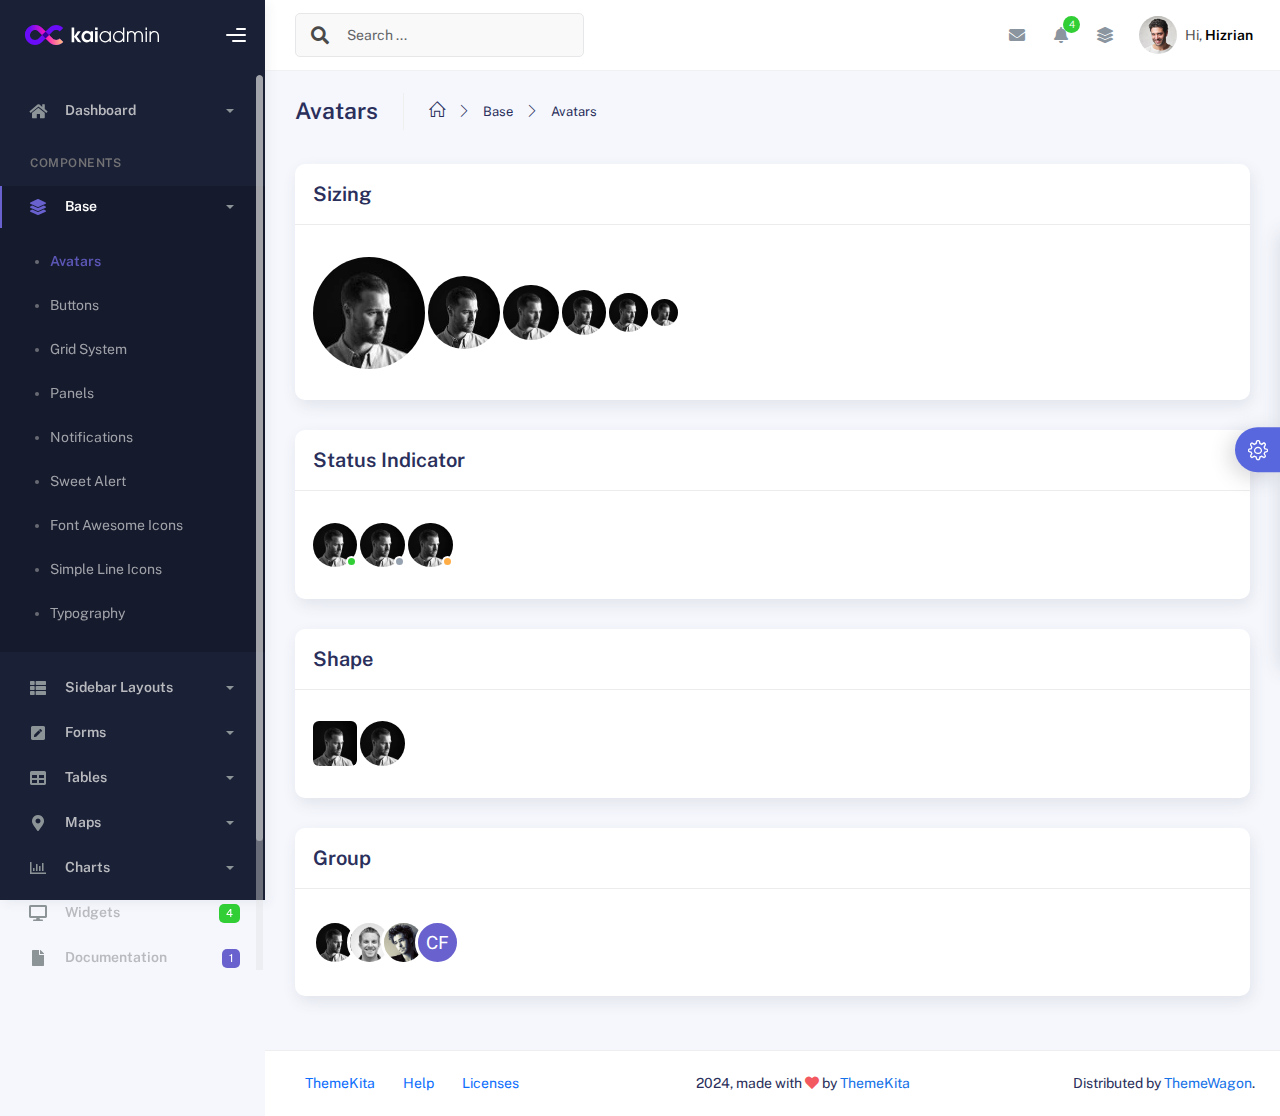
<file: kaiadmin-lite-1.2.0/kaiadmin-lite-1.2.0/components/avatars.html>
<!DOCTYPE html>
<html lang="en">
<head>
	<meta http-equiv="X-UA-Compatible" content="IE=edge" />
	<title>Avatars - Kaiadmin Bootstrap 5 Admin Dashboard</title>
	<meta content='width=device-width, initial-scale=1.0, shrink-to-fit=no' name='viewport' />
	<link rel="icon" href="../assets/img/kaiadmin/favicon.ico" type="image/x-icon"/>

	<!-- Fonts and icons -->
	<script src="../assets/js/plugin/webfont/webfont.min.js"></script>
	<script>
		WebFont.load({
			google: {"families":["Public Sans:300,400,500,600,700"]},
			custom: {"families":["Font Awesome 5 Solid", "Font Awesome 5 Regular", "Font Awesome 5 Brands", "simple-line-icons"], urls: ['../assets/css/fonts.min.css']},
			active: function() {
				sessionStorage.fonts = true;
			}
		});
	</script>

	<!-- CSS Files -->
	<link rel="stylesheet" href="../assets/css/bootstrap.min.css">
	<link rel="stylesheet" href="../assets/css/plugins.min.css">
	<link rel="stylesheet" href="../assets/css/kaiadmin.min.css">

	<!-- CSS Just for demo purpose, don't include it in your project -->
	<link rel="stylesheet" href="../assets/css/demo.css">
</head>
<body>
	<div class="wrapper">
		<!-- Sidebar -->
		<div class="sidebar" data-background-color="dark">
			<div class="sidebar-logo">
				<!-- Logo Header -->
				<div class="logo-header" data-background-color="dark">

					<a href="../index.html" class="logo">
						<img src="../assets/img/kaiadmin/logo_light.svg" alt="navbar brand" class="navbar-brand" height="20">
					</a>
					<div class="nav-toggle">
						<button class="btn btn-toggle toggle-sidebar">
							<i class="gg-menu-right"></i>
						</button>
						<button class="btn btn-toggle sidenav-toggler">
							<i class="gg-menu-left"></i>
						</button>
					</div>
					<button class="topbar-toggler more">
						<i class="gg-more-vertical-alt"></i>
					</button>
				</div>
				<!-- End Logo Header -->	
			</div>	
			<div class="sidebar-wrapper scrollbar scrollbar-inner">
				<div class="sidebar-content">
					<ul class="nav nav-secondary">
						<li class="nav-item">
							<a data-bs-toggle="collapse" href="#dashboard" class="collapsed" aria-expanded="false">
								<i class="fas fa-home"></i>
								<p>Dashboard</p>
								<span class="caret"></span>
							</a>
							<div class="collapse" id="dashboard">
								<ul class="nav nav-collapse">
									<li>
										<a href="../../demo1/index.html">
											<span class="sub-item">Dashboard 1</span>
										</a>
									</li>
								</ul>
							</div>
						</li>
						<li class="nav-section">
							<span class="sidebar-mini-icon">
								<i class="fa fa-ellipsis-h"></i>
							</span>
							<h4 class="text-section">Components</h4>
						</li>
						<li class="nav-item active submenu">
							<a data-bs-toggle="collapse" href="#base">
								<i class="fas fa-layer-group"></i>
								<p>Base</p>
								<span class="caret"></span>
							</a>
							<div class="collapse show" id="base">
								<ul class="nav nav-collapse">
									<li class="active">
										<a href="../components/avatars.html">
											<span class="sub-item">Avatars</span>
										</a>
									</li>
									<li>
										<a href="../components/buttons.html">
											<span class="sub-item">Buttons</span>
										</a>
									</li>
									<li>
										<a href="../components/gridsystem.html">
											<span class="sub-item">Grid System</span>
										</a>
									</li>
									<li>
										<a href="../components/panels.html">
											<span class="sub-item">Panels</span>
										</a>
									</li>
									<li>
										<a href="../components/notifications.html">
											<span class="sub-item">Notifications</span>
										</a>
									</li>
									<li>
										<a href="../components/sweetalert.html">
											<span class="sub-item">Sweet Alert</span>
										</a>
									</li>
									<li>
										<a href="../components/font-awesome-icons.html">
											<span class="sub-item">Font Awesome Icons</span>
										</a>
									</li>
									<li>
										<a href="../components/simple-line-icons.html">
											<span class="sub-item">Simple Line Icons</span>
										</a>
									</li>
									<li>
										<a href="../components/typography.html">
											<span class="sub-item">Typography</span>
										</a>
									</li>
								</ul>
							</div>
						</li>
						<li class="nav-item">
							<a data-bs-toggle="collapse" href="#sidebarLayouts">
								<i class="fas fa-th-list"></i>
								<p>Sidebar Layouts</p>
								<span class="caret"></span>
							</a>
							<div class="collapse" id="sidebarLayouts">
								<ul class="nav nav-collapse">
									<li>
										<a href="../sidebar-style-2.html">
											<span class="sub-item">Sidebar Style 2</span>
										</a>
									</li>
									<li>
										<a href="../icon-menu.html">
											<span class="sub-item">Icon Menu</span>
										</a>
									</li>
								</ul>
							</div>
						</li>
						<li class="nav-item">
							<a data-bs-toggle="collapse" href="#forms">
								<i class="fas fa-pen-square"></i>
								<p>Forms</p>
								<span class="caret"></span>
							</a>
							<div class="collapse" id="forms">
								<ul class="nav nav-collapse">
									<li>
										<a href="../forms/forms.html">
											<span class="sub-item">Basic Form</span>
										</a>
									</li>
								</ul>
							</div>
						</li>
						<li class="nav-item">
							<a data-bs-toggle="collapse" href="#tables">
								<i class="fas fa-table"></i>
								<p>Tables</p>
								<span class="caret"></span>
							</a>
							<div class="collapse" id="tables">
								<ul class="nav nav-collapse">
									<li>
										<a href="../tables/tables.html">
											<span class="sub-item">Basic Table</span>
										</a>
									</li>
									<li>
										<a href="../tables/datatables.html">
											<span class="sub-item">Datatables</span>
										</a>
									</li>
								</ul>
							</div>
						</li>
						<li class="nav-item">
							<a data-bs-toggle="collapse" href="#maps">
								<i class="fas fa-map-marker-alt"></i>
								<p>Maps</p>
								<span class="caret"></span>
							</a>
							<div class="collapse" id="maps">
								<ul class="nav nav-collapse">
									<li>
										<a href="../maps/googlemaps.html">
											<span class="sub-item">Google Maps</span>
										</a>
									</li>
									<li>
										<a href="../maps/jsvectormap.html">
											<span class="sub-item">Jsvectormap</span>
										</a>
									</li>
								</ul>
							</div>
						</li>
						<li class="nav-item">
							<a data-bs-toggle="collapse" href="#charts">
								<i class="far fa-chart-bar"></i>
								<p>Charts</p>
								<span class="caret"></span>
							</a>
							<div class="collapse" id="charts">
								<ul class="nav nav-collapse">
									<li>
										<a href="../charts/charts.html">
											<span class="sub-item">Chart Js</span>
										</a>
									</li>
									<li>
										<a href="../charts/sparkline.html">
											<span class="sub-item">Sparkline</span>
										</a>
									</li>
								</ul>
							</div>
						</li>
						<li class="nav-item">
							<a href="../widgets.html">
								<i class="fas fa-desktop"></i>
								<p>Widgets</p>
								<span class="badge badge-success">4</span>
							</a>
						</li>
						<li class="nav-item">
							<a href="../../../documentation/index.html">
							  <i class="fas fa-file"></i>
							  <p>Documentation</p>
							  <span class="badge badge-secondary">1</span>
							</a>
						</li>
						<li class="nav-item">
							<a data-bs-toggle="collapse" href="#submenu">
								<i class="fas fa-bars"></i>
								<p>Menu Levels</p>
								<span class="caret"></span>
							</a>
							<div class="collapse" id="submenu">
								<ul class="nav nav-collapse">
									<li>
										<a data-bs-toggle="collapse" href="#subnav1">
											<span class="sub-item">Level 1</span>
											<span class="caret"></span>
										</a>
										<div class="collapse" id="subnav1">
											<ul class="nav nav-collapse subnav">
												<li>
													<a href="#">
														<span class="sub-item">Level 2</span>
													</a>
												</li>
												<li>
													<a href="#">
														<span class="sub-item">Level 2</span>
													</a>
												</li>
											</ul>
										</div>
									</li>
									<li>
										<a data-bs-toggle="collapse" href="#subnav2">
											<span class="sub-item">Level 1</span>
											<span class="caret"></span>
										</a>
										<div class="collapse" id="subnav2">
											<ul class="nav nav-collapse subnav">
												<li>
													<a href="#">
														<span class="sub-item">Level 2</span>
													</a>
												</li>
											</ul>
										</div>
									</li>
									<li>
										<a href="#">
											<span class="sub-item">Level 1</span>
										</a>
									</li>
								</ul>
							</div>
						</li>
					</ul>
				</div>
			</div>
		</div>
		<!-- End Sidebar -->

		<div class="main-panel">
			<div class="main-header">
				<div class="main-header-logo">
					<!-- Logo Header -->
					<div class="logo-header" data-background-color="dark">

						<a href="../index.html" class="logo">
							<img src="../assets/img/kaiadmin/logo_light.svg" alt="navbar brand" class="navbar-brand" height="20">
						</a>
						<div class="nav-toggle">
							<button class="btn btn-toggle toggle-sidebar">
								<i class="gg-menu-right"></i>
							</button>
							<button class="btn btn-toggle sidenav-toggler">
								<i class="gg-menu-left"></i>
							</button>
						</div>
						<button class="topbar-toggler more">
							<i class="gg-more-vertical-alt"></i>
						</button>

					</div>
					<!-- End Logo Header -->
				</div>
				<!-- Navbar Header -->
				<nav class="navbar navbar-header navbar-header-transparent navbar-expand-lg border-bottom">

					<div class="container-fluid">
						<nav class="navbar navbar-header-left navbar-expand-lg navbar-form nav-search p-0 d-none d-lg-flex">
							<div class="input-group">
								<div class="input-group-prepend">
									<button type="submit" class="btn btn-search pe-1">
										<i class="fa fa-search search-icon"></i>
									</button>
								</div>
								<input type="text" placeholder="Search ..." class="form-control">
							</div>
						</nav>

						<ul class="navbar-nav topbar-nav ms-md-auto align-items-center">
							<li class="nav-item topbar-icon dropdown hidden-caret d-flex d-lg-none">
								<a class="nav-link dropdown-toggle" data-bs-toggle="dropdown" href="#" role="button" aria-expanded="false" aria-haspopup="true">
									<i class="fa fa-search"></i>
								</a>
								<ul class="dropdown-menu dropdown-search animated fadeIn">
									<form class="navbar-left navbar-form nav-search">
										<div class="input-group">
											<input type="text" placeholder="Search ..." class="form-control">
										</div>
									</form>
								</ul>
							</li>
							<li class="nav-item topbar-icon dropdown hidden-caret">
								<a class="nav-link dropdown-toggle" href="#" id="messageDropdown" role="button" data-bs-toggle="dropdown" aria-haspopup="true" aria-expanded="false">
									<i class="fa fa-envelope"></i>
								</a>
								<ul class="dropdown-menu messages-notif-box animated fadeIn" aria-labelledby="messageDropdown">
									<li>
										<div class="dropdown-title d-flex justify-content-between align-items-center">
											Messages 									
											<a href="#" class="small">Mark all as read</a>
										</div>
									</li>
									<li>
										<div class="message-notif-scroll scrollbar-outer">
											<div class="notif-center">
												<a href="#">
													<div class="notif-img"> 
														<img src="../assets/img/jm_denis.jpg" alt="Img Profile">
													</div>
													<div class="notif-content">
														<span class="subject">Jimmy Denis</span>
														<span class="block">
															How are you ?
														</span>
														<span class="time">5 minutes ago</span> 
													</div>
												</a>
												<a href="#">
													<div class="notif-img"> 
														<img src="../assets/img/chadengle.jpg" alt="Img Profile">
													</div>
													<div class="notif-content">
														<span class="subject">Chad</span>
														<span class="block">
															Ok, Thanks !
														</span>
														<span class="time">12 minutes ago</span> 
													</div>
												</a>
												<a href="#">
													<div class="notif-img"> 
														<img src="../assets/img/mlane.jpg" alt="Img Profile">
													</div>
													<div class="notif-content">
														<span class="subject">Jhon Doe</span>
														<span class="block">
															Ready for the meeting today...
														</span>
														<span class="time">12 minutes ago</span> 
													</div>
												</a>
												<a href="#">
													<div class="notif-img"> 
														<img src="../assets/img/talha.jpg" alt="Img Profile">
													</div>
													<div class="notif-content">
														<span class="subject">Talha</span>
														<span class="block">
															Hi, Apa Kabar ?
														</span>
														<span class="time">17 minutes ago</span> 
													</div>
												</a>
											</div>
										</div>
									</li>
									<li>
										<a class="see-all" href="javascript:void(0);">See all messages<i class="fa fa-angle-right"></i> </a>
									</li>
								</ul>
							</li>
							<li class="nav-item topbar-icon dropdown hidden-caret">
								<a class="nav-link dropdown-toggle" href="#" id="notifDropdown" role="button" data-bs-toggle="dropdown" aria-haspopup="true" aria-expanded="false">
									<i class="fa fa-bell"></i>
									<span class="notification">4</span>
								</a>
								<ul class="dropdown-menu notif-box animated fadeIn" aria-labelledby="notifDropdown">
									<li>
										<div class="dropdown-title">You have 4 new notification</div>
									</li>
									<li>
										<div class="notif-scroll scrollbar-outer">
											<div class="notif-center">
												<a href="#">
													<div class="notif-icon notif-primary"> <i class="fa fa-user-plus"></i> </div>
													<div class="notif-content">
														<span class="block">
															New user registered
														</span>
														<span class="time">5 minutes ago</span> 
													</div>
												</a>
												<a href="#">
													<div class="notif-icon notif-success"> <i class="fa fa-comment"></i> </div>
													<div class="notif-content">
														<span class="block">
															Rahmad commented on Admin
														</span>
														<span class="time">12 minutes ago</span> 
													</div>
												</a>
												<a href="#">
													<div class="notif-img"> 
														<img src="../assets/img/profile2.jpg" alt="Img Profile">
													</div>
													<div class="notif-content">
														<span class="block">
															Reza send messages to you
														</span>
														<span class="time">12 minutes ago</span> 
													</div>
												</a>
												<a href="#">
													<div class="notif-icon notif-danger"> <i class="fa fa-heart"></i> </div>
													<div class="notif-content">
														<span class="block">
															Farrah liked Admin
														</span>
														<span class="time">17 minutes ago</span> 
													</div>
												</a>
											</div>
										</div>
									</li>
									<li>
										<a class="see-all" href="javascript:void(0);">See all notifications<i class="fa fa-angle-right"></i> </a>
									</li>
								</ul>
							</li>
							<li class="nav-item topbar-icon dropdown hidden-caret">
								<a class="nav-link" data-bs-toggle="dropdown" href="#" aria-expanded="false">
									<i class="fas fa-layer-group"></i>
								</a>
								<div class="dropdown-menu quick-actions animated fadeIn">
									<div class="quick-actions-header">
										<span class="title mb-1">Quick Actions</span>
										<span class="subtitle op-7">Shortcuts</span>
									</div>
									<div class="quick-actions-scroll scrollbar-outer">
										<div class="quick-actions-items">
											<div class="row m-0">
												<a class="col-6 col-md-4 p-0" href="#">
													<div class="quick-actions-item">
														<div class="avatar-item bg-danger rounded-circle">
															<i class="far fa-calendar-alt"></i>
														</div>
														<span class="text">Calendar</span>
													</div>
												</a>
												<a class="col-6 col-md-4 p-0" href="#">
													<div class="quick-actions-item">
														<div class="avatar-item bg-warning rounded-circle">
															<i class="fas fa-map"></i>
														</div>
														<span class="text">Maps</span>
													</div>
												</a>
												<a class="col-6 col-md-4 p-0" href="#">
													<div class="quick-actions-item">
														<div class="avatar-item bg-info rounded-circle">
															<i class="fas fa-file-excel"></i>
														</div>
														<span class="text">Reports</span>
													</div>
												</a>
												<a class="col-6 col-md-4 p-0" href="#">
													<div class="quick-actions-item">
														<div class="avatar-item bg-success rounded-circle">
															<i class="fas fa-envelope"></i>
														</div>
														<span class="text">Emails</span>
													</div>
												</a>
												<a class="col-6 col-md-4 p-0" href="#">
													<div class="quick-actions-item">
														<div class="avatar-item bg-primary rounded-circle">
															<i class="fas fa-file-invoice-dollar"></i>
														</div>
														<span class="text">Invoice</span>
													</div>
												</a>
												<a class="col-6 col-md-4 p-0" href="#">
													<div class="quick-actions-item">
														<div class="avatar-item bg-secondary rounded-circle">
															<i class="fas fa-credit-card"></i>
														</div>
														<span class="text">Payments</span>
													</div>
												</a>
											</div>
										</div>
									</div>
								</div>
							</li>
							
							<li class="nav-item topbar-user dropdown hidden-caret">
								<a class="dropdown-toggle profile-pic" data-bs-toggle="dropdown" href="#" aria-expanded="false">
									<div class="avatar-sm">
										<img src="../assets/img/profile.jpg" alt="..." class="avatar-img rounded-circle">
									</div>
									<span class="profile-username">
										<span class="op-7">Hi,</span> <span class="fw-bold">Hizrian</span>
									</span>
								</a>
								<ul class="dropdown-menu dropdown-user animated fadeIn">
									<div class="dropdown-user-scroll scrollbar-outer">
										<li>
											<div class="user-box">
												<div class="avatar-lg"><img src="../assets/img/profile.jpg" alt="image profile" class="avatar-img rounded"></div>
												<div class="u-text">
													<h4>Hizrian</h4>
													<p class="text-muted">hello@example.com</p><a href="profile.html" class="btn btn-xs btn-secondary btn-sm">View Profile</a>
												</div>
											</div>
										</li>
										<li>
											<div class="dropdown-divider"></div>
											<a class="dropdown-item" href="#">My Profile</a>
											<a class="dropdown-item" href="#">My Balance</a>
											<a class="dropdown-item" href="#">Inbox</a>
											<div class="dropdown-divider"></div>
											<a class="dropdown-item" href="#">Account Setting</a>
											<div class="dropdown-divider"></div>
											<a class="dropdown-item" href="#">Logout</a>
										</li>
									</div>
								</ul>
							</li>
						</ul>
					</div>
				</nav>
				<!-- End Navbar -->
			</div>
			
			<div class="container">
				<div class="page-inner">
					<div class="page-header">
						<h3 class="fw-bold mb-3">Avatars</h3>
						<ul class="breadcrumbs mb-3">
							<li class="nav-home">
								<a href="#">
									<i class="icon-home"></i>
								</a>
							</li>
							<li class="separator">
								<i class="icon-arrow-right"></i>
							</li>
							<li class="nav-item">
								<a href="#">Base</a>
							</li>
							<li class="separator">
								<i class="icon-arrow-right"></i>
							</li>
							<li class="nav-item">
								<a href="#">Avatars</a>
							</li>
						</ul>
					</div>
					<div class="row">
						<div class="col-md-12">
							<div class="card">
								<div class="card-header">
									<h4 class="card-title">Sizing</h4>

								</div>
								<div class="card-body">
									<p class="demo">
										<div class="avatar avatar-xxl">
											<img src="../assets/img/jm_denis.jpg" alt="..." class="avatar-img rounded-circle">
										</div>

										<div class="avatar avatar-xl">
											<img src="../assets/img/jm_denis.jpg" alt="..." class="avatar-img rounded-circle">
										</div>

										<div class="avatar avatar-lg">
											<img src="../assets/img/jm_denis.jpg" alt="..." class="avatar-img rounded-circle">
										</div>

										<div class="avatar">
											<img src="../assets/img/jm_denis.jpg" alt="..." class="avatar-img rounded-circle">
										</div>

										<div class="avatar avatar-sm">
											<img src="../assets/img/jm_denis.jpg" alt="..." class="avatar-img rounded-circle">
										</div>

										<div class="avatar avatar-xs">
											<img src="../assets/img/jm_denis.jpg" alt="..." class="avatar-img rounded-circle">
										</div>
									</p>
								</div>
							</div>
						</div>
						<div class="col-md-12">
							<div class="card">
								<div class="card-header">
									<h4 class="card-title">Status Indicator</h4>

								</div>
								<div class="card-body">
									<p class="demo">
										<div class="avatar avatar-online">
											<img src="../assets/img/jm_denis.jpg" alt="..." class="avatar-img rounded-circle">
										</div>

										<div class="avatar avatar-offline">
											<img src="../assets/img/jm_denis.jpg" alt="..." class="avatar-img rounded-circle">
										</div>

										<div class="avatar avatar-away">
											<img src="../assets/img/jm_denis.jpg" alt="..." class="avatar-img rounded-circle">
										</div>
									</p>
								</div>
							</div>
						</div>
						<div class="col-md-12">
							<div class="card">
								<div class="card-header">
									<h4 class="card-title">Shape</h4>

								</div>
								<div class="card-body">
									<p class="demo">
										<div class="avatar">
											<img src="../assets/img/jm_denis.jpg" alt="..." class="avatar-img rounded">
										</div>

										<div class="avatar">
											<img src="../assets/img/jm_denis.jpg" alt="..." class="avatar-img rounded-circle">
										</div>
									</p>
								</div>
							</div>
						</div>
						<div class="col-md-12">
							<div class="card">
								<div class="card-header">
									<h4 class="card-title">Group</h4>

								</div>
								<div class="card-body">
									<p class="demo">
										<div class="avatar-group">
											<div class="avatar">
												<img src="../assets/img/jm_denis.jpg" alt="..." class="avatar-img rounded-circle border border-white">
											</div>
											<div class="avatar">
												<img src="../assets/img/chadengle.jpg" alt="..." class="avatar-img rounded-circle border border-white">
											</div>
											<div class="avatar">
												<img src="../assets/img/mlane.jpg" alt="..." class="avatar-img rounded-circle border border-white">
											</div>
											<div class="avatar">
												<span class="avatar-title rounded-circle border border-white">CF</span>
											</div>
										</div>
									</p>
								</div>
							</div>
						</div>
					</div>
				</div>
			</div>
			
			<footer class="footer">
				<div class="container-fluid d-flex justify-content-between">
					<nav class="pull-left">
						<ul class="nav">
							<li class="nav-item">
								<a class="nav-link" href="http://www.themekita.com">
									ThemeKita
								</a>
							</li>
							<li class="nav-item">
								<a class="nav-link" href="#"> Help </a>
							</li>
							<li class="nav-item">
								<a class="nav-link" href="#"> Licenses </a>
							</li>
						</ul>
					</nav>
					<div class="copyright">
						2024, made with <i class="fa fa-heart heart text-danger"></i> by
						<a href="http://www.themekita.com">ThemeKita</a>
					</div>
					<div>
						Distributed by
						<a target="_blank" href="https://themewagon.com/">ThemeWagon</a>.
					</div>
				</div>
			</footer>
		</div>
		
		<!-- Custom template | don't include it in your project! -->
		<div class="custom-template">
			<div class="title">Settings</div>
			<div class="custom-content">
				<div class="switcher">
					<div class="switch-block">
						<h4>Logo Header</h4>
						<div class="btnSwitch">
							<button type="button" class=" selected changeLogoHeaderColor" data-color="dark"></button>
							<button type="button" class="selected changeLogoHeaderColor" data-color="blue"></button>
							<button type="button" class="changeLogoHeaderColor" data-color="purple"></button>
							<button type="button" class="changeLogoHeaderColor" data-color="light-blue"></button>
							<button type="button" class="changeLogoHeaderColor" data-color="green"></button>
							<button type="button" class="changeLogoHeaderColor" data-color="orange"></button>
							<button type="button" class="changeLogoHeaderColor" data-color="red"></button>
							<button type="button" class="changeLogoHeaderColor" data-color="white"></button>
							<br/>
							<button type="button" class="changeLogoHeaderColor" data-color="dark2"></button>
							<button type="button" class="changeLogoHeaderColor" data-color="blue2"></button>
							<button type="button" class="changeLogoHeaderColor" data-color="purple2"></button>
							<button type="button" class="changeLogoHeaderColor" data-color="light-blue2"></button>
							<button type="button" class="changeLogoHeaderColor" data-color="green2"></button>
							<button type="button" class="changeLogoHeaderColor" data-color="orange2"></button>
							<button type="button" class="changeLogoHeaderColor" data-color="red2"></button>
						</div>
					</div>
					<div class="switch-block">
						<h4>Navbar Header</h4>
						<div class="btnSwitch">
							<button type="button" class="changeTopBarColor" data-color="dark"></button>
							<button type="button" class="changeTopBarColor" data-color="blue"></button>
							<button type="button" class="changeTopBarColor" data-color="purple"></button>
							<button type="button" class="changeTopBarColor" data-color="light-blue"></button>
							<button type="button" class="changeTopBarColor" data-color="green"></button>
							<button type="button" class="changeTopBarColor" data-color="orange"></button>
							<button type="button" class="changeTopBarColor" data-color="red"></button>
							<button type="button" class="changeTopBarColor" data-color="white"></button>
							<br/>
							<button type="button" class="changeTopBarColor" data-color="dark2"></button>
							<button type="button" class="selected changeTopBarColor" data-color="blue2"></button>
							<button type="button" class="changeTopBarColor" data-color="purple2"></button>
							<button type="button" class="changeTopBarColor" data-color="light-blue2"></button>
							<button type="button" class="changeTopBarColor" data-color="green2"></button>
							<button type="button" class="changeTopBarColor" data-color="orange2"></button>
							<button type="button" class="changeTopBarColor" data-color="red2"></button>
						</div>
					</div>
					<div class="switch-block">
						<h4>Sidebar</h4>
						<div class="btnSwitch">
							<button type="button" class="selected changeSideBarColor" data-color="white"></button>
							<button type="button" class="changeSideBarColor" data-color="dark"></button>
							<button type="button" class="changeSideBarColor" data-color="dark2"></button>
						</div>
					</div>
				</div>
			</div>
			<div class="custom-toggle">
				<i class="icon-settings"></i>
			</div>
		</div>
		<!-- End Custom template -->
	</div>
	<!--   Core JS Files   -->
	<script src="../assets/js/core/jquery-3.7.1.min.js"></script>
	<script src="../assets/js/core/popper.min.js"></script>
	<script src="../assets/js/core/bootstrap.min.js"></script>
	
	<!-- jQuery Scrollbar -->
	<script src="../assets/js/plugin/jquery-scrollbar/jquery.scrollbar.min.js"></script>
	<!-- Moment JS -->
	<script src="../assets/js/plugin/moment/moment.min.js"></script>

	<!-- Chart JS -->
	<script src="../assets/js/plugin/chart.js/chart.min.js"></script>

	<!-- jQuery Sparkline -->
	<script src="../assets/js/plugin/jquery.sparkline/jquery.sparkline.min.js"></script>

	<!-- Chart Circle -->
	<script src="../assets/js/plugin/chart-circle/circles.min.js"></script>

	<!-- Datatables -->
	<script src="../assets/js/plugin/datatables/datatables.min.js"></script>

	<!-- Bootstrap Notify -->
	<script src="../assets/js/plugin/bootstrap-notify/bootstrap-notify.min.js"></script>

	<!-- jQuery Vector Maps -->
	<script src="../assets/js/plugin/jsvectormap/jsvectormap.min.js"></script>
	<script src="../assets/js/plugin/jsvectormap/world.js"></script>

	<!-- Sweet Alert -->
	<script src="../assets/js/plugin/sweetalert/sweetalert.min.js"></script>

	<!-- Kaiadmin JS -->
	<script src="../assets/js/kaiadmin.min.js"></script>

	<!-- Kaiadmin DEMO methods, don't include it in your project! -->
	<script src="../assets/js/setting-demo2.js"></script>
</body>
</html>
</file>
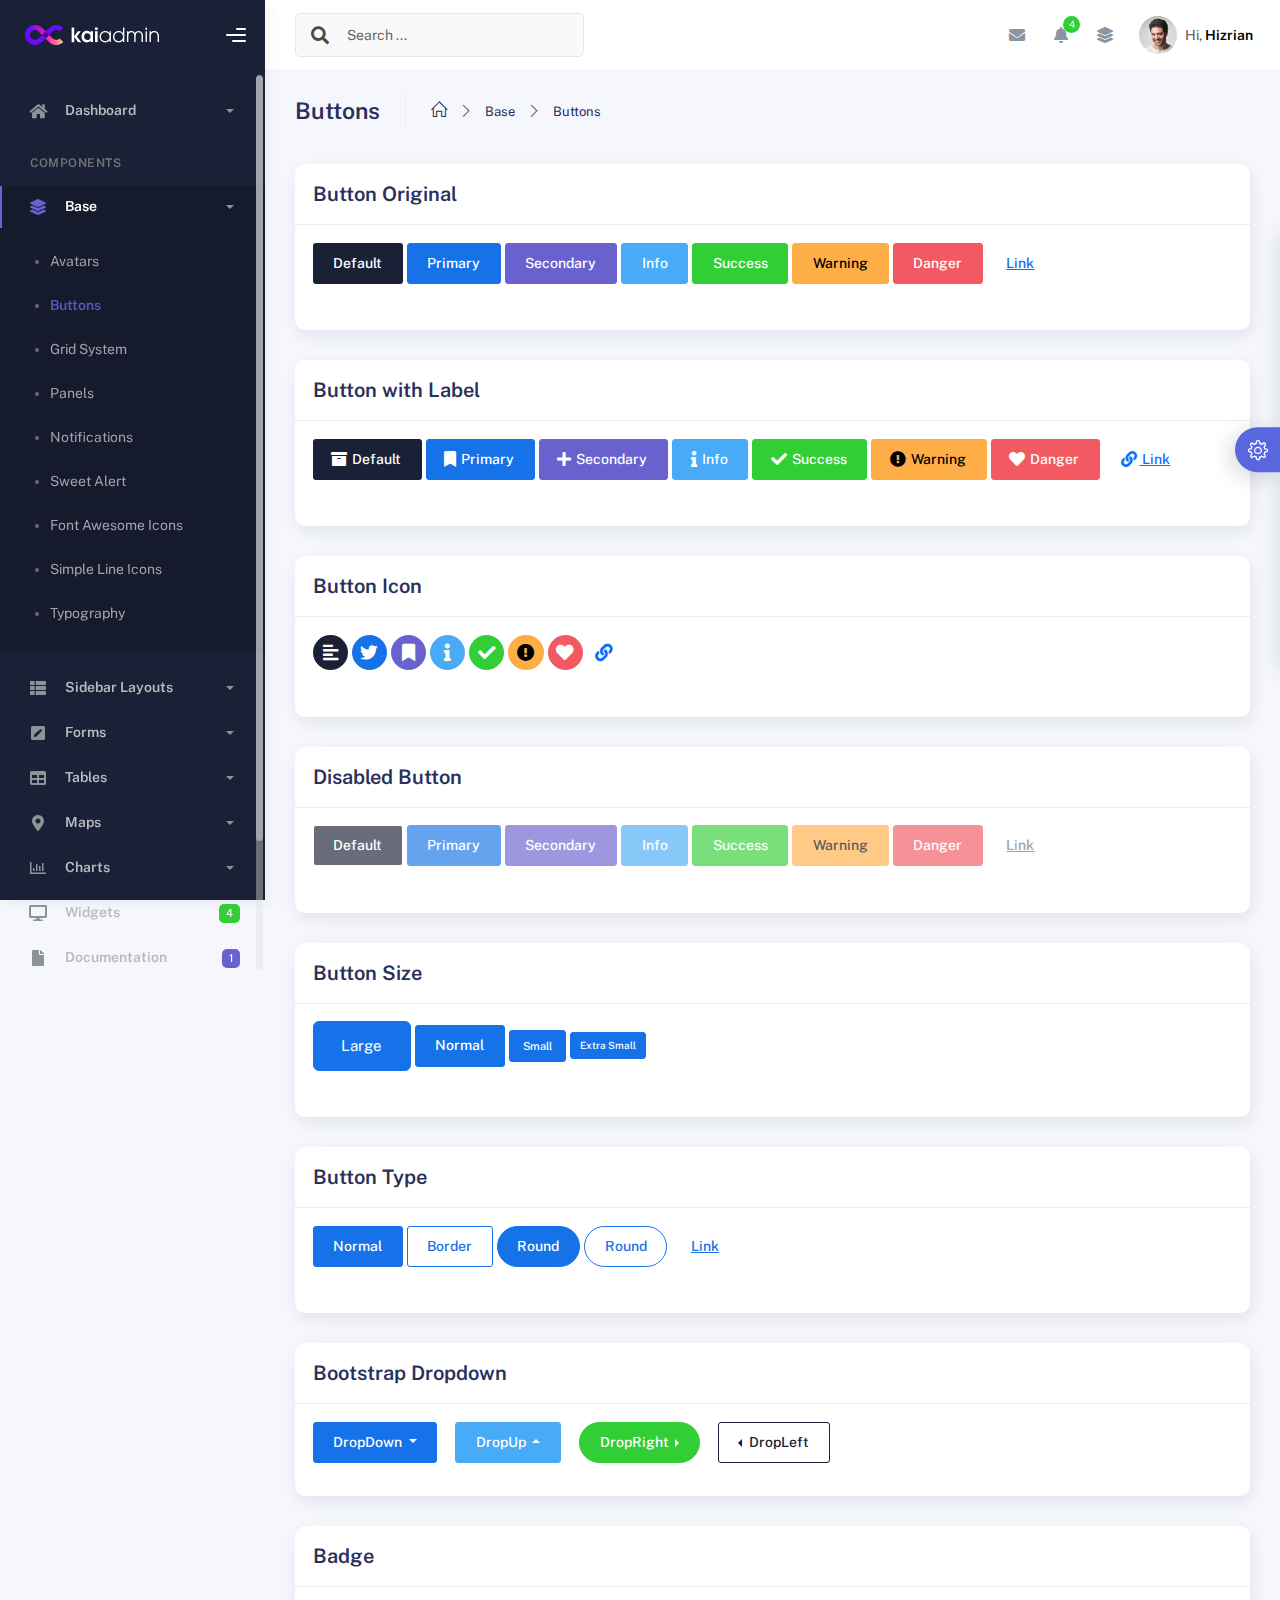
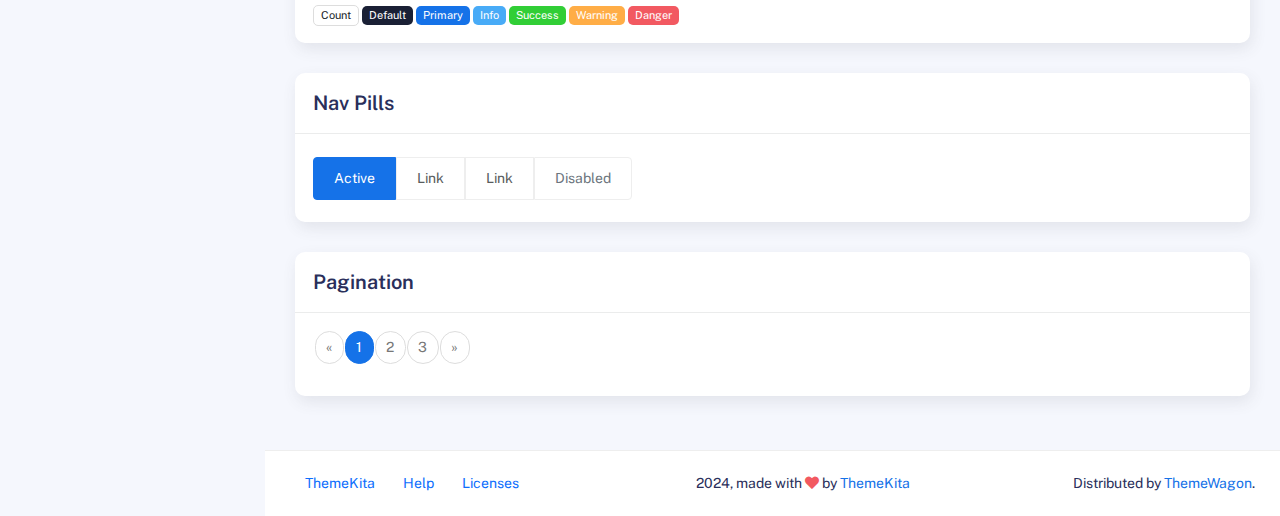
<file: kaiadmin-lite-1.2.0/kaiadmin-lite-1.2.0/components/buttons.html>
<!DOCTYPE html>
<html lang="en">
  <head>
    <meta http-equiv="X-UA-Compatible" content="IE=edge" />
    <title>Buttons - Kaiadmin Bootstrap 5 Admin Dashboard</title>
    <meta
      content="width=device-width, initial-scale=1.0, shrink-to-fit=no"
      name="viewport"
    />
    <link
      rel="icon"
      href="../assets/img/kaiadmin/favicon.ico"
      type="image/x-icon"
    />

    <!-- Fonts and icons -->
    <script src="../assets/js/plugin/webfont/webfont.min.js"></script>
    <script>
      WebFont.load({
        google: { families: ["Public Sans:300,400,500,600,700"] },
        custom: {
          families: [
            "Font Awesome 5 Solid",
            "Font Awesome 5 Regular",
            "Font Awesome 5 Brands",
            "simple-line-icons",
          ],
          urls: ["../assets/css/fonts.min.css"],
        },
        active: function () {
          sessionStorage.fonts = true;
        },
      });
    </script>

    <!-- CSS Files -->
    <link rel="stylesheet" href="../assets/css/bootstrap.min.css" />
    <link rel="stylesheet" href="../assets/css/plugins.min.css" />
    <link rel="stylesheet" href="../assets/css/kaiadmin.min.css" />

    <!-- CSS Just for demo purpose, don't include it in your project -->
    <link rel="stylesheet" href="../assets/css/demo.css" />
  </head>
  <body>
    <div class="wrapper">
      <!-- Sidebar -->
      <div class="sidebar" data-background-color="dark">
        <div class="sidebar-logo">
          <!-- Logo Header -->
          <div class="logo-header" data-background-color="dark">
            <a href="../index.html" class="logo">
              <img
                src="../assets/img/kaiadmin/logo_light.svg"
                alt="navbar brand"
                class="navbar-brand"
                height="20"
              />
            </a>
            <div class="nav-toggle">
              <button class="btn btn-toggle toggle-sidebar">
                <i class="gg-menu-right"></i>
              </button>
              <button class="btn btn-toggle sidenav-toggler">
                <i class="gg-menu-left"></i>
              </button>
            </div>
            <button class="topbar-toggler more">
              <i class="gg-more-vertical-alt"></i>
            </button>
          </div>
          <!-- End Logo Header -->
        </div>
        <div class="sidebar-wrapper scrollbar scrollbar-inner">
          <div class="sidebar-content">
            <ul class="nav nav-secondary">
              <li class="nav-item">
                <a
                  data-bs-toggle="collapse"
                  href="#dashboard"
                  class="collapsed"
                  aria-expanded="false"
                >
                  <i class="fas fa-home"></i>
                  <p>Dashboard</p>
                  <span class="caret"></span>
                </a>
                <div class="collapse" id="dashboard">
                  <ul class="nav nav-collapse">
                    <li>
                      <a href="../../demo1/index.html">
                        <span class="sub-item">Dashboard 1</span>
                      </a>
                    </li>
                  </ul>
                </div>
              </li>
              <li class="nav-section">
                <span class="sidebar-mini-icon">
                  <i class="fa fa-ellipsis-h"></i>
                </span>
                <h4 class="text-section">Components</h4>
              </li>
              <li class="nav-item active submenu">
                <a data-bs-toggle="collapse" href="#base">
                  <i class="fas fa-layer-group"></i>
                  <p>Base</p>
                  <span class="caret"></span>
                </a>
                <div class="collapse show" id="base">
                  <ul class="nav nav-collapse">
                    <li>
                      <a href="../components/avatars.html">
                        <span class="sub-item">Avatars</span>
                      </a>
                    </li>
                    <li class="active">
                      <a href="../components/buttons.html">
                        <span class="sub-item">Buttons</span>
                      </a>
                    </li>
                    <li>
                      <a href="../components/gridsystem.html">
                        <span class="sub-item">Grid System</span>
                      </a>
                    </li>
                    <li>
                      <a href="../components/panels.html">
                        <span class="sub-item">Panels</span>
                      </a>
                    </li>
                    <li>
                      <a href="../components/notifications.html">
                        <span class="sub-item">Notifications</span>
                      </a>
                    </li>
                    <li>
                      <a href="../components/sweetalert.html">
                        <span class="sub-item">Sweet Alert</span>
                      </a>
                    </li>
                    <li>
                      <a href="../components/font-awesome-icons.html">
                        <span class="sub-item">Font Awesome Icons</span>
                      </a>
                    </li>
                    <li>
                      <a href="../components/simple-line-icons.html">
                        <span class="sub-item">Simple Line Icons</span>
                      </a>
                    </li>
                    <li>
                      <a href="../components/typography.html">
                        <span class="sub-item">Typography</span>
                      </a>
                    </li>
                  </ul>
                </div>
              </li>
              <li class="nav-item">
                <a data-bs-toggle="collapse" href="#sidebarLayouts">
                  <i class="fas fa-th-list"></i>
                  <p>Sidebar Layouts</p>
                  <span class="caret"></span>
                </a>
                <div class="collapse" id="sidebarLayouts">
                  <ul class="nav nav-collapse">
                    <li>
                      <a href="../sidebar-style-2.html">
                        <span class="sub-item">Sidebar Style 2</span>
                      </a>
                    </li>
                    <li>
                      <a href="../icon-menu.html">
                        <span class="sub-item">Icon Menu</span>
                      </a>
                    </li>
                  </ul>
                </div>
              </li>
              <li class="nav-item">
                <a data-bs-toggle="collapse" href="#forms">
                  <i class="fas fa-pen-square"></i>
                  <p>Forms</p>
                  <span class="caret"></span>
                </a>
                <div class="collapse" id="forms">
                  <ul class="nav nav-collapse">
                    <li>
                      <a href="../forms/forms.html">
                        <span class="sub-item">Basic Form</span>
                      </a>
                    </li>
                  </ul>
                </div>
              </li>
              <li class="nav-item">
                <a data-bs-toggle="collapse" href="#tables">
                  <i class="fas fa-table"></i>
                  <p>Tables</p>
                  <span class="caret"></span>
                </a>
                <div class="collapse" id="tables">
                  <ul class="nav nav-collapse">
                    <li>
                      <a href="../tables/tables.html">
                        <span class="sub-item">Basic Table</span>
                      </a>
                    </li>
                    <li>
                      <a href="../tables/datatables.html">
                        <span class="sub-item">Datatables</span>
                      </a>
                    </li>
                  </ul>
                </div>
              </li>
              <li class="nav-item">
                <a data-bs-toggle="collapse" href="#maps">
                  <i class="fas fa-map-marker-alt"></i>
                  <p>Maps</p>
                  <span class="caret"></span>
                </a>
                <div class="collapse" id="maps">
                  <ul class="nav nav-collapse">
                    <li>
                      <a href="../maps/googlemaps.html">
                        <span class="sub-item">Google Maps</span>
                      </a>
                    </li>
                    <li>
                      <a href="../maps/jsvectormap.html">
                        <span class="sub-item">Jsvectormap</span>
                      </a>
                    </li>
                  </ul>
                </div>
              </li>
              <li class="nav-item">
                <a data-bs-toggle="collapse" href="#charts">
                  <i class="far fa-chart-bar"></i>
                  <p>Charts</p>
                  <span class="caret"></span>
                </a>
                <div class="collapse" id="charts">
                  <ul class="nav nav-collapse">
                    <li>
                      <a href="../charts/charts.html">
                        <span class="sub-item">Chart Js</span>
                      </a>
                    </li>
                    <li>
                      <a href="../charts/sparkline.html">
                        <span class="sub-item">Sparkline</span>
                      </a>
                    </li>
                  </ul>
                </div>
              </li>
              <li class="nav-item">
                <a href="../widgets.html">
                  <i class="fas fa-desktop"></i>
                  <p>Widgets</p>
                  <span class="badge badge-success">4</span>
                </a>
              </li>
              <li class="nav-item">
                <a href="../../../documentation/index.html">
                  <i class="fas fa-file"></i>
                  <p>Documentation</p>
                  <span class="badge badge-secondary">1</span>
                </a>
              </li>
              <li class="nav-item">
                <a data-bs-toggle="collapse" href="#submenu">
                  <i class="fas fa-bars"></i>
                  <p>Menu Levels</p>
                  <span class="caret"></span>
                </a>
                <div class="collapse" id="submenu">
                  <ul class="nav nav-collapse">
                    <li>
                      <a data-bs-toggle="collapse" href="#subnav1">
                        <span class="sub-item">Level 1</span>
                        <span class="caret"></span>
                      </a>
                      <div class="collapse" id="subnav1">
                        <ul class="nav nav-collapse subnav">
                          <li>
                            <a href="#">
                              <span class="sub-item">Level 2</span>
                            </a>
                          </li>
                          <li>
                            <a href="#">
                              <span class="sub-item">Level 2</span>
                            </a>
                          </li>
                        </ul>
                      </div>
                    </li>
                    <li>
                      <a data-bs-toggle="collapse" href="#subnav2">
                        <span class="sub-item">Level 1</span>
                        <span class="caret"></span>
                      </a>
                      <div class="collapse" id="subnav2">
                        <ul class="nav nav-collapse subnav">
                          <li>
                            <a href="#">
                              <span class="sub-item">Level 2</span>
                            </a>
                          </li>
                        </ul>
                      </div>
                    </li>
                    <li>
                      <a href="#">
                        <span class="sub-item">Level 1</span>
                      </a>
                    </li>
                  </ul>
                </div>
              </li>
            </ul>
          </div>
        </div>
      </div>
      <!-- End Sidebar -->

      <div class="main-panel">
        <div class="main-header">
          <div class="main-header-logo">
            <!-- Logo Header -->
            <div class="logo-header" data-background-color="dark">
              <a href="../index.html" class="logo">
                <img
                  src="../assets/img/kaiadmin/logo_light.svg"
                  alt="navbar brand"
                  class="navbar-brand"
                  height="20"
                />
              </a>
              <div class="nav-toggle">
                <button class="btn btn-toggle toggle-sidebar">
                  <i class="gg-menu-right"></i>
                </button>
                <button class="btn btn-toggle sidenav-toggler">
                  <i class="gg-menu-left"></i>
                </button>
              </div>
              <button class="topbar-toggler more">
                <i class="gg-more-vertical-alt"></i>
              </button>
            </div>
            <!-- End Logo Header -->
          </div>
          <!-- Navbar Header -->
          <nav
            class="navbar navbar-header navbar-header-transparent navbar-expand-lg border-bottom"
          >
            <div class="container-fluid">
              <nav
                class="navbar navbar-header-left navbar-expand-lg navbar-form nav-search p-0 d-none d-lg-flex"
              >
                <div class="input-group">
                  <div class="input-group-prepend">
                    <button type="submit" class="btn btn-search pe-1">
                      <i class="fa fa-search search-icon"></i>
                    </button>
                  </div>
                  <input
                    type="text"
                    placeholder="Search ..."
                    class="form-control"
                  />
                </div>
              </nav>

              <ul class="navbar-nav topbar-nav ms-md-auto align-items-center">
                <li
                  class="nav-item topbar-icon dropdown hidden-caret d-flex d-lg-none"
                >
                  <a
                    class="nav-link dropdown-toggle"
                    data-bs-toggle="dropdown"
                    href="#"
                    role="button"
                    aria-expanded="false"
                    aria-haspopup="true"
                  >
                    <i class="fa fa-search"></i>
                  </a>
                  <ul class="dropdown-menu dropdown-search animated fadeIn">
                    <form class="navbar-left navbar-form nav-search">
                      <div class="input-group">
                        <input
                          type="text"
                          placeholder="Search ..."
                          class="form-control"
                        />
                      </div>
                    </form>
                  </ul>
                </li>
                <li class="nav-item topbar-icon dropdown hidden-caret">
                  <a
                    class="nav-link dropdown-toggle"
                    href="#"
                    id="messageDropdown"
                    role="button"
                    data-bs-toggle="dropdown"
                    aria-haspopup="true"
                    aria-expanded="false"
                  >
                    <i class="fa fa-envelope"></i>
                  </a>
                  <ul
                    class="dropdown-menu messages-notif-box animated fadeIn"
                    aria-labelledby="messageDropdown"
                  >
                    <li>
                      <div
                        class="dropdown-title d-flex justify-content-between align-items-center"
                      >
                        Messages
                        <a href="#" class="small">Mark all as read</a>
                      </div>
                    </li>
                    <li>
                      <div class="message-notif-scroll scrollbar-outer">
                        <div class="notif-center">
                          <a href="#">
                            <div class="notif-img">
                              <img
                                src="../assets/img/jm_denis.jpg"
                                alt="Img Profile"
                              />
                            </div>
                            <div class="notif-content">
                              <span class="subject">Jimmy Denis</span>
                              <span class="block"> How are you ? </span>
                              <span class="time">5 minutes ago</span>
                            </div>
                          </a>
                          <a href="#">
                            <div class="notif-img">
                              <img
                                src="../assets/img/chadengle.jpg"
                                alt="Img Profile"
                              />
                            </div>
                            <div class="notif-content">
                              <span class="subject">Chad</span>
                              <span class="block"> Ok, Thanks ! </span>
                              <span class="time">12 minutes ago</span>
                            </div>
                          </a>
                          <a href="#">
                            <div class="notif-img">
                              <img
                                src="../assets/img/mlane.jpg"
                                alt="Img Profile"
                              />
                            </div>
                            <div class="notif-content">
                              <span class="subject">Jhon Doe</span>
                              <span class="block">
                                Ready for the meeting today...
                              </span>
                              <span class="time">12 minutes ago</span>
                            </div>
                          </a>
                          <a href="#">
                            <div class="notif-img">
                              <img
                                src="../assets/img/talha.jpg"
                                alt="Img Profile"
                              />
                            </div>
                            <div class="notif-content">
                              <span class="subject">Talha</span>
                              <span class="block"> Hi, Apa Kabar ? </span>
                              <span class="time">17 minutes ago</span>
                            </div>
                          </a>
                        </div>
                      </div>
                    </li>
                    <li>
                      <a class="see-all" href="javascript:void(0);"
                        >See all messages<i class="fa fa-angle-right"></i>
                      </a>
                    </li>
                  </ul>
                </li>
                <li class="nav-item topbar-icon dropdown hidden-caret">
                  <a
                    class="nav-link dropdown-toggle"
                    href="#"
                    id="notifDropdown"
                    role="button"
                    data-bs-toggle="dropdown"
                    aria-haspopup="true"
                    aria-expanded="false"
                  >
                    <i class="fa fa-bell"></i>
                    <span class="notification">4</span>
                  </a>
                  <ul
                    class="dropdown-menu notif-box animated fadeIn"
                    aria-labelledby="notifDropdown"
                  >
                    <li>
                      <div class="dropdown-title">
                        You have 4 new notification
                      </div>
                    </li>
                    <li>
                      <div class="notif-scroll scrollbar-outer">
                        <div class="notif-center">
                          <a href="#">
                            <div class="notif-icon notif-primary">
                              <i class="fa fa-user-plus"></i>
                            </div>
                            <div class="notif-content">
                              <span class="block"> New user registered </span>
                              <span class="time">5 minutes ago</span>
                            </div>
                          </a>
                          <a href="#">
                            <div class="notif-icon notif-success">
                              <i class="fa fa-comment"></i>
                            </div>
                            <div class="notif-content">
                              <span class="block">
                                Rahmad commented on Admin
                              </span>
                              <span class="time">12 minutes ago</span>
                            </div>
                          </a>
                          <a href="#">
                            <div class="notif-img">
                              <img
                                src="../assets/img/profile2.jpg"
                                alt="Img Profile"
                              />
                            </div>
                            <div class="notif-content">
                              <span class="block">
                                Reza send messages to you
                              </span>
                              <span class="time">12 minutes ago</span>
                            </div>
                          </a>
                          <a href="#">
                            <div class="notif-icon notif-danger">
                              <i class="fa fa-heart"></i>
                            </div>
                            <div class="notif-content">
                              <span class="block"> Farrah liked Admin </span>
                              <span class="time">17 minutes ago</span>
                            </div>
                          </a>
                        </div>
                      </div>
                    </li>
                    <li>
                      <a class="see-all" href="javascript:void(0);"
                        >See all notifications<i class="fa fa-angle-right"></i>
                      </a>
                    </li>
                  </ul>
                </li>
                <li class="nav-item topbar-icon dropdown hidden-caret">
                  <a
                    class="nav-link"
                    data-bs-toggle="dropdown"
                    href="#"
                    aria-expanded="false"
                  >
                    <i class="fas fa-layer-group"></i>
                  </a>
                  <div class="dropdown-menu quick-actions animated fadeIn">
                    <div class="quick-actions-header">
                      <span class="title mb-1">Quick Actions</span>
                      <span class="subtitle op-7">Shortcuts</span>
                    </div>
                    <div class="quick-actions-scroll scrollbar-outer">
                      <div class="quick-actions-items">
                        <div class="row m-0">
                          <a class="col-6 col-md-4 p-0" href="#">
                            <div class="quick-actions-item">
                              <div class="avatar-item bg-danger rounded-circle">
                                <i class="far fa-calendar-alt"></i>
                              </div>
                              <span class="text">Calendar</span>
                            </div>
                          </a>
                          <a class="col-6 col-md-4 p-0" href="#">
                            <div class="quick-actions-item">
                              <div
                                class="avatar-item bg-warning rounded-circle"
                              >
                                <i class="fas fa-map"></i>
                              </div>
                              <span class="text">Maps</span>
                            </div>
                          </a>
                          <a class="col-6 col-md-4 p-0" href="#">
                            <div class="quick-actions-item">
                              <div class="avatar-item bg-info rounded-circle">
                                <i class="fas fa-file-excel"></i>
                              </div>
                              <span class="text">Reports</span>
                            </div>
                          </a>
                          <a class="col-6 col-md-4 p-0" href="#">
                            <div class="quick-actions-item">
                              <div
                                class="avatar-item bg-success rounded-circle"
                              >
                                <i class="fas fa-envelope"></i>
                              </div>
                              <span class="text">Emails</span>
                            </div>
                          </a>
                          <a class="col-6 col-md-4 p-0" href="#">
                            <div class="quick-actions-item">
                              <div
                                class="avatar-item bg-primary rounded-circle"
                              >
                                <i class="fas fa-file-invoice-dollar"></i>
                              </div>
                              <span class="text">Invoice</span>
                            </div>
                          </a>
                          <a class="col-6 col-md-4 p-0" href="#">
                            <div class="quick-actions-item">
                              <div
                                class="avatar-item bg-secondary rounded-circle"
                              >
                                <i class="fas fa-credit-card"></i>
                              </div>
                              <span class="text">Payments</span>
                            </div>
                          </a>
                        </div>
                      </div>
                    </div>
                  </div>
                </li>

                <li class="nav-item topbar-user dropdown hidden-caret">
                  <a
                    class="dropdown-toggle profile-pic"
                    data-bs-toggle="dropdown"
                    href="#"
                    aria-expanded="false"
                  >
                    <div class="avatar-sm">
                      <img
                        src="../assets/img/profile.jpg"
                        alt="..."
                        class="avatar-img rounded-circle"
                      />
                    </div>
                    <span class="profile-username">
                      <span class="op-7">Hi,</span>
                      <span class="fw-bold">Hizrian</span>
                    </span>
                  </a>
                  <ul class="dropdown-menu dropdown-user animated fadeIn">
                    <div class="dropdown-user-scroll scrollbar-outer">
                      <li>
                        <div class="user-box">
                          <div class="avatar-lg">
                            <img
                              src="../assets/img/profile.jpg"
                              alt="image profile"
                              class="avatar-img rounded"
                            />
                          </div>
                          <div class="u-text">
                            <h4>Hizrian</h4>
                            <p class="text-muted">hello@example.com</p>
                            <a
                              href="profile.html"
                              class="btn btn-xs btn-secondary btn-sm"
                              >View Profile</a
                            >
                          </div>
                        </div>
                      </li>
                      <li>
                        <div class="dropdown-divider"></div>
                        <a class="dropdown-item" href="#">My Profile</a>
                        <a class="dropdown-item" href="#">My Balance</a>
                        <a class="dropdown-item" href="#">Inbox</a>
                        <div class="dropdown-divider"></div>
                        <a class="dropdown-item" href="#">Account Setting</a>
                        <div class="dropdown-divider"></div>
                        <a class="dropdown-item" href="#">Logout</a>
                      </li>
                    </div>
                  </ul>
                </li>
              </ul>
            </div>
          </nav>
          <!-- End Navbar -->
        </div>

        <div class="container">
          <div class="page-inner">
            <div class="page-header">
              <h3 class="fw-bold mb-3">Buttons</h3>
              <ul class="breadcrumbs mb-3">
                <li class="nav-home">
                  <a href="#">
                    <i class="icon-home"></i>
                  </a>
                </li>
                <li class="separator">
                  <i class="icon-arrow-right"></i>
                </li>
                <li class="nav-item">
                  <a href="#">Base</a>
                </li>
                <li class="separator">
                  <i class="icon-arrow-right"></i>
                </li>
                <li class="nav-item">
                  <a href="#">Buttons</a>
                </li>
              </ul>
            </div>
            <div class="row">
              <div class="col-md-12">
                <div class="card">
                  <div class="card-header">
                    <h4 class="card-title">Button Original</h4>
                  </div>
                  <div class="card-body">
                    <p class="demo">
                      <button class="btn btn-black">Default</button>

                      <button class="btn btn-primary">Primary</button>

                      <button class="btn btn-secondary">Secondary</button>

                      <button class="btn btn-info">Info</button>

                      <button class="btn btn-success">Success</button>

                      <button class="btn btn-warning">Warning</button>

                      <button class="btn btn-danger">Danger</button>

                      <button class="btn btn-link">Link</button>
                    </p>
                  </div>
                </div>
              </div>
              <div class="col-md-12">
                <div class="card">
                  <div class="card-header">
                    <h4 class="card-title">Button with Label</h4>
                  </div>
                  <div class="card-body">
                    <p class="demo">
                      <button class="btn btn-black">
                        <span class="btn-label">
                          <i class="fa fa-archive"></i>
                        </span>
                        Default
                      </button>

                      <button class="btn btn-primary">
                        <span class="btn-label">
                          <i class="fa fa-bookmark"></i>
                        </span>
                        Primary
                      </button>

                      <button class="btn btn-secondary">
                        <span class="btn-label">
                          <i class="fa fa-plus"></i>
                        </span>
                        Secondary
                      </button>

                      <button class="btn btn-info">
                        <span class="btn-label">
                          <i class="fa fa-info"></i>
                        </span>
                        Info
                      </button>

                      <button class="btn btn-success">
                        <span class="btn-label">
                          <i class="fa fa-check"></i>
                        </span>
                        Success
                      </button>

                      <button class="btn btn-warning">
                        <span class="btn-label">
                          <i class="fa fa-exclamation-circle"></i>
                        </span>
                        Warning
                      </button>

                      <button class="btn btn-danger">
                        <span class="btn-label">
                          <i class="fa fa-heart"></i>
                        </span>
                        Danger
                      </button>

                      <button class="btn btn-link">
                        <span class="btn-label">
                          <i class="fa fa-link"></i>
                        </span>
                        Link
                      </button>
                    </p>
                  </div>
                </div>
              </div>
              <div class="col-md-12">
                <div class="card">
                  <div class="card-header">
                    <h4 class="card-title">Button Icon</h4>
                  </div>
                  <div class="card-body">
                    <p class="demo">
                      <button
                        type="button"
                        class="btn btn-icon btn-round btn-black"
                      >
                        <i class="fa fa-align-left"></i>
                      </button>

                      <button
                        type="button"
                        class="btn btn-icon btn-round btn-primary"
                      >
                        <i class="fab fa-twitter"></i>
                      </button>

                      <button
                        type="button"
                        class="btn btn-icon btn-round btn-secondary"
                      >
                        <i class="fa fa-bookmark"></i>
                      </button>

                      <button
                        type="button"
                        class="btn btn-icon btn-round btn-info"
                      >
                        <i class="fa fa-info"></i>
                      </button>

                      <button
                        type="button"
                        class="btn btn-icon btn-round btn-success"
                      >
                        <i class="fa fa-check"></i>
                      </button>

                      <button
                        type="button"
                        class="btn btn-icon btn-round btn-warning"
                      >
                        <i class="fa fa-exclamation-circle"></i>
                      </button>

                      <button
                        type="button"
                        class="btn btn-icon btn-round btn-danger"
                      >
                        <i class="fa fa-heart"></i>
                      </button>

                      <button type="button" class="btn btn-icon btn-link">
                        <i class="fa fa-link"></i>
                      </button>
                    </p>
                  </div>
                </div>
              </div>
              <div class="col-md-12">
                <div class="card">
                  <div class="card-header">
                    <h4 class="card-title">Disabled Button</h4>
                  </div>
                  <div class="card-body">
                    <p class="demo">
                      <button class="btn btn-black" disabled="disabled">
                        Default
                      </button>

                      <button class="btn btn-primary" disabled="disabled">
                        Primary
                      </button>

                      <button class="btn btn-secondary" disabled="disabled">
                        Secondary
                      </button>

                      <button class="btn btn-info" disabled="disabled">
                        Info
                      </button>

                      <button class="btn btn-success" disabled="disabled">
                        Success
                      </button>

                      <button class="btn btn-warning" disabled="disabled">
                        Warning
                      </button>

                      <button class="btn btn-danger" disabled="disabled">
                        Danger
                      </button>

                      <button class="btn btn-link" disabled>Link</button>
                    </p>
                  </div>
                </div>
              </div>
              <div class="col-md-12">
                <div class="card">
                  <div class="card-header">
                    <h4 class="card-title">Button Size</h4>
                  </div>
                  <div class="card-body">
                    <p class="demo">
                      <button class="btn btn-primary btn-lg">Large</button>

                      <button class="btn btn-primary">Normal</button>

                      <button class="btn btn-primary btn-sm">Small</button>

                      <button class="btn btn-primary btn-xs">
                        Extra Small
                      </button>
                    </p>
                  </div>
                </div>
              </div>
              <div class="col-md-12">
                <div class="card">
                  <div class="card-header">
                    <h4 class="card-title">Button Type</h4>
                  </div>
                  <div class="card-body">
                    <p class="demo">
                      <button class="btn btn-primary">Normal</button>
                      <button class="btn btn-primary btn-border">Border</button>

                      <button class="btn btn-primary btn-round">Round</button>

                      <button class="btn btn-primary btn-border btn-round">
                        Round
                      </button>

                      <button class="btn btn-primary btn-link">Link</button>
                    </p>
                  </div>
                </div>
              </div>

              <div class="col-md-12">
                <div class="card">
                  <div class="card-header">
                    <h4 class="card-title">Bootstrap Dropdown</h4>
                  </div>
                  <div class="card-body">
                    <div class="demo">
                      <div class="btn-group dropdown">
                        <button
                          class="btn btn-primary dropdown-toggle"
                          type="button"
                          data-bs-toggle="dropdown"
                        >
                          DropDown
                        </button>
                        <ul class="dropdown-menu" role="menu">
                          <li>
                            <a class="dropdown-item" href="#">Action</a>
                            <a class="dropdown-item" href="#">Another action</a>
                            <div class="dropdown-divider"></div>
                            <a class="dropdown-item" href="#"
                              >Something else here</a
                            >
                          </li>
                        </ul>
                      </div>

                      <div class="btn-group dropup">
                        <button
                          class="btn btn-info dropdown-toggle"
                          type="button"
                          data-bs-toggle="dropdown"
                        >
                          DropUp
                        </button>
                        <ul class="dropdown-menu" role="menu">
                          <li>
                            <a class="dropdown-item" href="#">Action</a>
                            <a class="dropdown-item" href="#">Another action</a>
                            <div class="dropdown-divider"></div>
                            <a class="dropdown-item" href="#"
                              >Something else here</a
                            >
                          </li>
                        </ul>
                      </div>

                      <div class="btn-group dropend">
                        <button
                          type="button"
                          class="btn btn-success btn-round dropdown-toggle"
                          data-bs-toggle="dropdown"
                          aria-haspopup="true"
                          aria-expanded="false"
                        >
                          DropRight
                        </button>
                        <ul class="dropdown-menu" role="menu">
                          <li>
                            <a class="dropdown-item" href="#">Action</a>
                            <a class="dropdown-item" href="#">Another action</a>
                            <div class="dropdown-divider"></div>
                            <a class="dropdown-item" href="#"
                              >Something else here</a
                            >
                          </li>
                        </ul>
                      </div>

                      <div class="btn-group dropstart">
                        <button
                          type="button"
                          class="btn btn-black btn-border dropdown-toggle"
                          data-bs-toggle="dropdown"
                          aria-haspopup="true"
                          aria-expanded="false"
                        >
                          DropLeft
                        </button>
                        <ul class="dropdown-menu" role="menu">
                          <li>
                            <a class="dropdown-item" href="#">Action</a>
                            <a class="dropdown-item" href="#">Another action</a>
                            <div class="dropdown-divider"></div>
                            <a class="dropdown-item" href="#"
                              >Something else here</a
                            >
                          </li>
                        </ul>
                      </div>
                    </div>
                  </div>
                </div>
              </div>
              <div class="col-md-12">
                <div class="card">
                  <div class="card-header">
                    <h4 class="card-title">Badge</h4>
                  </div>
                  <div class="card-body">
                    <span class="badge badge-count">Count</span>
                    <span class="badge badge-black">Default</span>
                    <span class="badge badge-primary">Primary</span>
                    <span class="badge badge-info">Info</span>
                    <span class="badge badge-success">Success</span>
                    <span class="badge badge-warning">Warning</span>
                    <span class="badge badge-danger">Danger</span>
                  </div>
                </div>
              </div>
              <div class="col-md-12">
                <div class="card">
                  <div class="card-header">
                    <h4 class="card-title">Nav Pills</h4>
                  </div>
                  <div class="card-body">
                    <ul class="nav nav-pills nav-primary">
                      <li class="nav-item">
                        <a class="nav-link active" href="#">Active</a>
                      </li>
                      <li class="nav-item">
                        <a class="nav-link" href="#">Link</a>
                      </li>
                      <li class="nav-item">
                        <a class="nav-link" href="#">Link</a>
                      </li>
                      <li class="nav-item">
                        <a class="nav-link disabled" href="#">Disabled</a>
                      </li>
                    </ul>
                  </div>
                </div>
              </div>
              <div class="col-md-12">
                <div class="card">
                  <div class="card-header">
                    <h4 class="card-title">Pagination</h4>
                  </div>
                  <div class="card-body">
                    <div class="demo">
                      <ul class="pagination pg-primary">
                        <li class="page-item">
                          <a class="page-link" href="#" aria-label="Previous">
                            <span aria-hidden="true">&laquo;</span>
                            <span class="sr-only">Previous</span>
                          </a>
                        </li>
                        <li class="page-item active">
                          <a class="page-link" href="#">1</a>
                        </li>
                        <li class="page-item">
                          <a class="page-link" href="#">2</a>
                        </li>
                        <li class="page-item">
                          <a class="page-link" href="#">3</a>
                        </li>
                        <li class="page-item">
                          <a class="page-link" href="#" aria-label="Next">
                            <span aria-hidden="true">&raquo;</span>
                            <span class="sr-only">Next</span>
                          </a>
                        </li>
                      </ul>
                    </div>
                  </div>
                </div>
              </div>
            </div>
          </div>
        </div>

        <footer class="footer">
          <div class="container-fluid d-flex justify-content-between">
            <nav class="pull-left">
              <ul class="nav">
                <li class="nav-item">
                  <a class="nav-link" href="http://www.themekita.com">
                    ThemeKita
                  </a>
                </li>
                <li class="nav-item">
                  <a class="nav-link" href="#"> Help </a>
                </li>
                <li class="nav-item">
                  <a class="nav-link" href="#"> Licenses </a>
                </li>
              </ul>
            </nav>
            <div class="copyright">
              2024, made with <i class="fa fa-heart heart text-danger"></i> by
              <a href="http://www.themekita.com">ThemeKita</a>
            </div>
            <div>
              Distributed by
              <a target="_blank" href="https://themewagon.com/">ThemeWagon</a>.
            </div>
          </div>
        </footer>
      </div>

      <!-- Custom template | don't include it in your project! -->
      <div class="custom-template">
        <div class="title">Settings</div>
        <div class="custom-content">
          <div class="switcher">
            <div class="switch-block">
              <h4>Logo Header</h4>
              <div class="btnSwitch">
                <button
                  type="button"
                  class="selected changeLogoHeaderColor"
                  data-color="dark"
                ></button>
                <button
                  type="button"
                  class="selected changeLogoHeaderColor"
                  data-color="blue"
                ></button>
                <button
                  type="button"
                  class="changeLogoHeaderColor"
                  data-color="purple"
                ></button>
                <button
                  type="button"
                  class="changeLogoHeaderColor"
                  data-color="light-blue"
                ></button>
                <button
                  type="button"
                  class="changeLogoHeaderColor"
                  data-color="green"
                ></button>
                <button
                  type="button"
                  class="changeLogoHeaderColor"
                  data-color="orange"
                ></button>
                <button
                  type="button"
                  class="changeLogoHeaderColor"
                  data-color="red"
                ></button>
                <button
                  type="button"
                  class="changeLogoHeaderColor"
                  data-color="white"
                ></button>
                <br />
                <button
                  type="button"
                  class="changeLogoHeaderColor"
                  data-color="dark2"
                ></button>
                <button
                  type="button"
                  class="changeLogoHeaderColor"
                  data-color="blue2"
                ></button>
                <button
                  type="button"
                  class="changeLogoHeaderColor"
                  data-color="purple2"
                ></button>
                <button
                  type="button"
                  class="changeLogoHeaderColor"
                  data-color="light-blue2"
                ></button>
                <button
                  type="button"
                  class="changeLogoHeaderColor"
                  data-color="green2"
                ></button>
                <button
                  type="button"
                  class="changeLogoHeaderColor"
                  data-color="orange2"
                ></button>
                <button
                  type="button"
                  class="changeLogoHeaderColor"
                  data-color="red2"
                ></button>
              </div>
            </div>
            <div class="switch-block">
              <h4>Navbar Header</h4>
              <div class="btnSwitch">
                <button
                  type="button"
                  class="changeTopBarColor"
                  data-color="dark"
                ></button>
                <button
                  type="button"
                  class="changeTopBarColor"
                  data-color="blue"
                ></button>
                <button
                  type="button"
                  class="changeTopBarColor"
                  data-color="purple"
                ></button>
                <button
                  type="button"
                  class="changeTopBarColor"
                  data-color="light-blue"
                ></button>
                <button
                  type="button"
                  class="changeTopBarColor"
                  data-color="green"
                ></button>
                <button
                  type="button"
                  class="changeTopBarColor"
                  data-color="orange"
                ></button>
                <button
                  type="button"
                  class="changeTopBarColor"
                  data-color="red"
                ></button>
                <button
                  type="button"
                  class="changeTopBarColor"
                  data-color="white"
                ></button>
                <br />
                <button
                  type="button"
                  class="changeTopBarColor"
                  data-color="dark2"
                ></button>
                <button
                  type="button"
                  class="selected changeTopBarColor"
                  data-color="blue2"
                ></button>
                <button
                  type="button"
                  class="changeTopBarColor"
                  data-color="purple2"
                ></button>
                <button
                  type="button"
                  class="changeTopBarColor"
                  data-color="light-blue2"
                ></button>
                <button
                  type="button"
                  class="changeTopBarColor"
                  data-color="green2"
                ></button>
                <button
                  type="button"
                  class="changeTopBarColor"
                  data-color="orange2"
                ></button>
                <button
                  type="button"
                  class="changeTopBarColor"
                  data-color="red2"
                ></button>
              </div>
            </div>
            <div class="switch-block">
              <h4>Sidebar</h4>
              <div class="btnSwitch">
                <button
                  type="button"
                  class="selected changeSideBarColor"
                  data-color="white"
                ></button>
                <button
                  type="button"
                  class="changeSideBarColor"
                  data-color="dark"
                ></button>
                <button
                  type="button"
                  class="changeSideBarColor"
                  data-color="dark2"
                ></button>
              </div>
            </div>
          </div>
        </div>
        <div class="custom-toggle">
          <i class="icon-settings"></i>
        </div>
      </div>
      <!-- End Custom template -->
    </div>
    <!--   Core JS Files   -->
    <script src="../assets/js/core/jquery-3.7.1.min.js"></script>
    <script src="../assets/js/core/popper.min.js"></script>
    <script src="../assets/js/core/bootstrap.min.js"></script>

    <!-- jQuery Scrollbar -->
    <script src="../assets/js/plugin/jquery-scrollbar/jquery.scrollbar.min.js"></script>
    <!-- Moment JS -->
    <script src="../assets/js/plugin/moment/moment.min.js"></script>

    <!-- Chart JS -->
    <script src="../assets/js/plugin/chart.js/chart.min.js"></script>

    <!-- jQuery Sparkline -->
    <script src="../assets/js/plugin/jquery.sparkline/jquery.sparkline.min.js"></script>

    <!-- Chart Circle -->
    <script src="../assets/js/plugin/chart-circle/circles.min.js"></script>

    <!-- Datatables -->
    <script src="../assets/js/plugin/datatables/datatables.min.js"></script>

    <!-- Bootstrap Notify -->
    <script src="../assets/js/plugin/bootstrap-notify/bootstrap-notify.min.js"></script>

    <!-- jQuery Vector Maps -->
    <script src="../assets/js/plugin/jsvectormap/jsvectormap.min.js"></script>
    <script src="../assets/js/plugin/jsvectormap/world.js"></script>

    <!-- Sweet Alert -->
    <script src="../assets/js/plugin/sweetalert/sweetalert.min.js"></script>

    <!-- Kaiadmin JS -->
    <script src="../assets/js/kaiadmin.min.js"></script>

    <!-- Kaiadmin DEMO methods, don't include it in your project! -->
    <script src="../assets/js/setting-demo2.js"></script>
  </body>
</html>
</file>
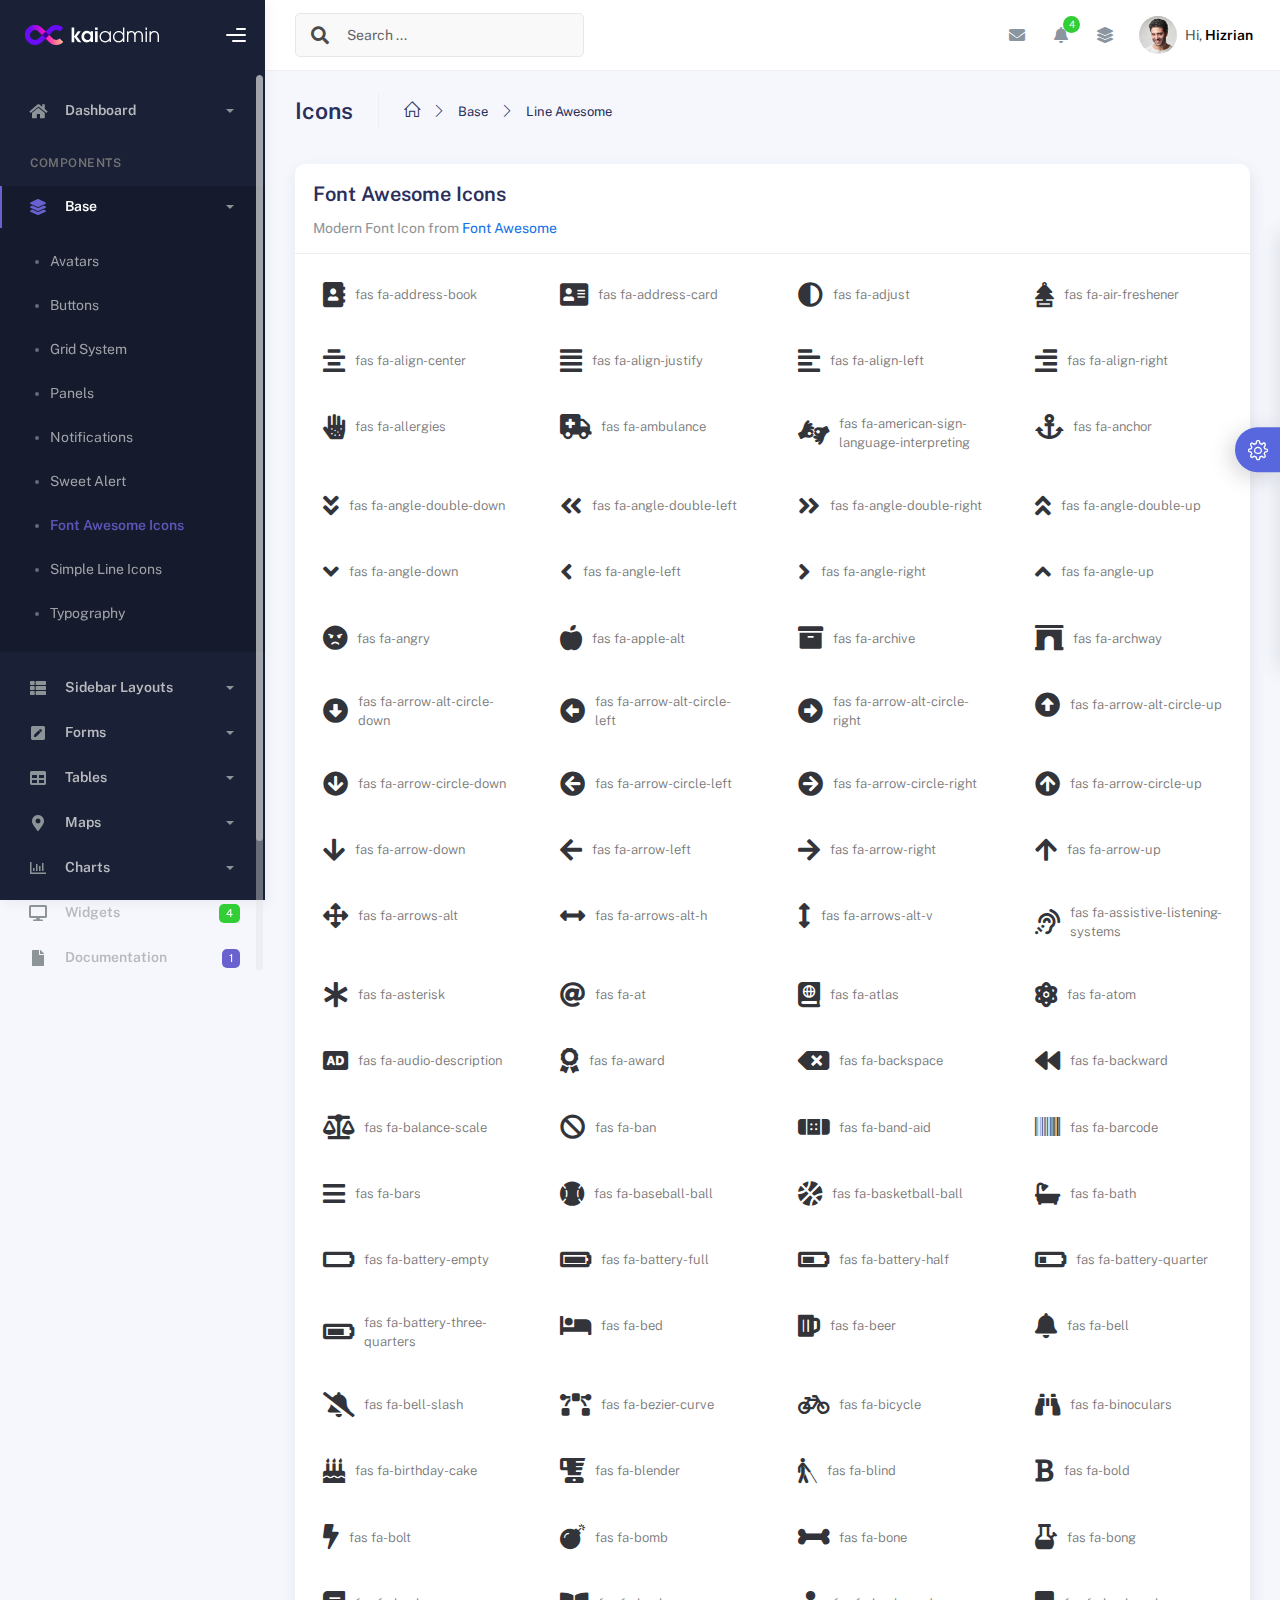
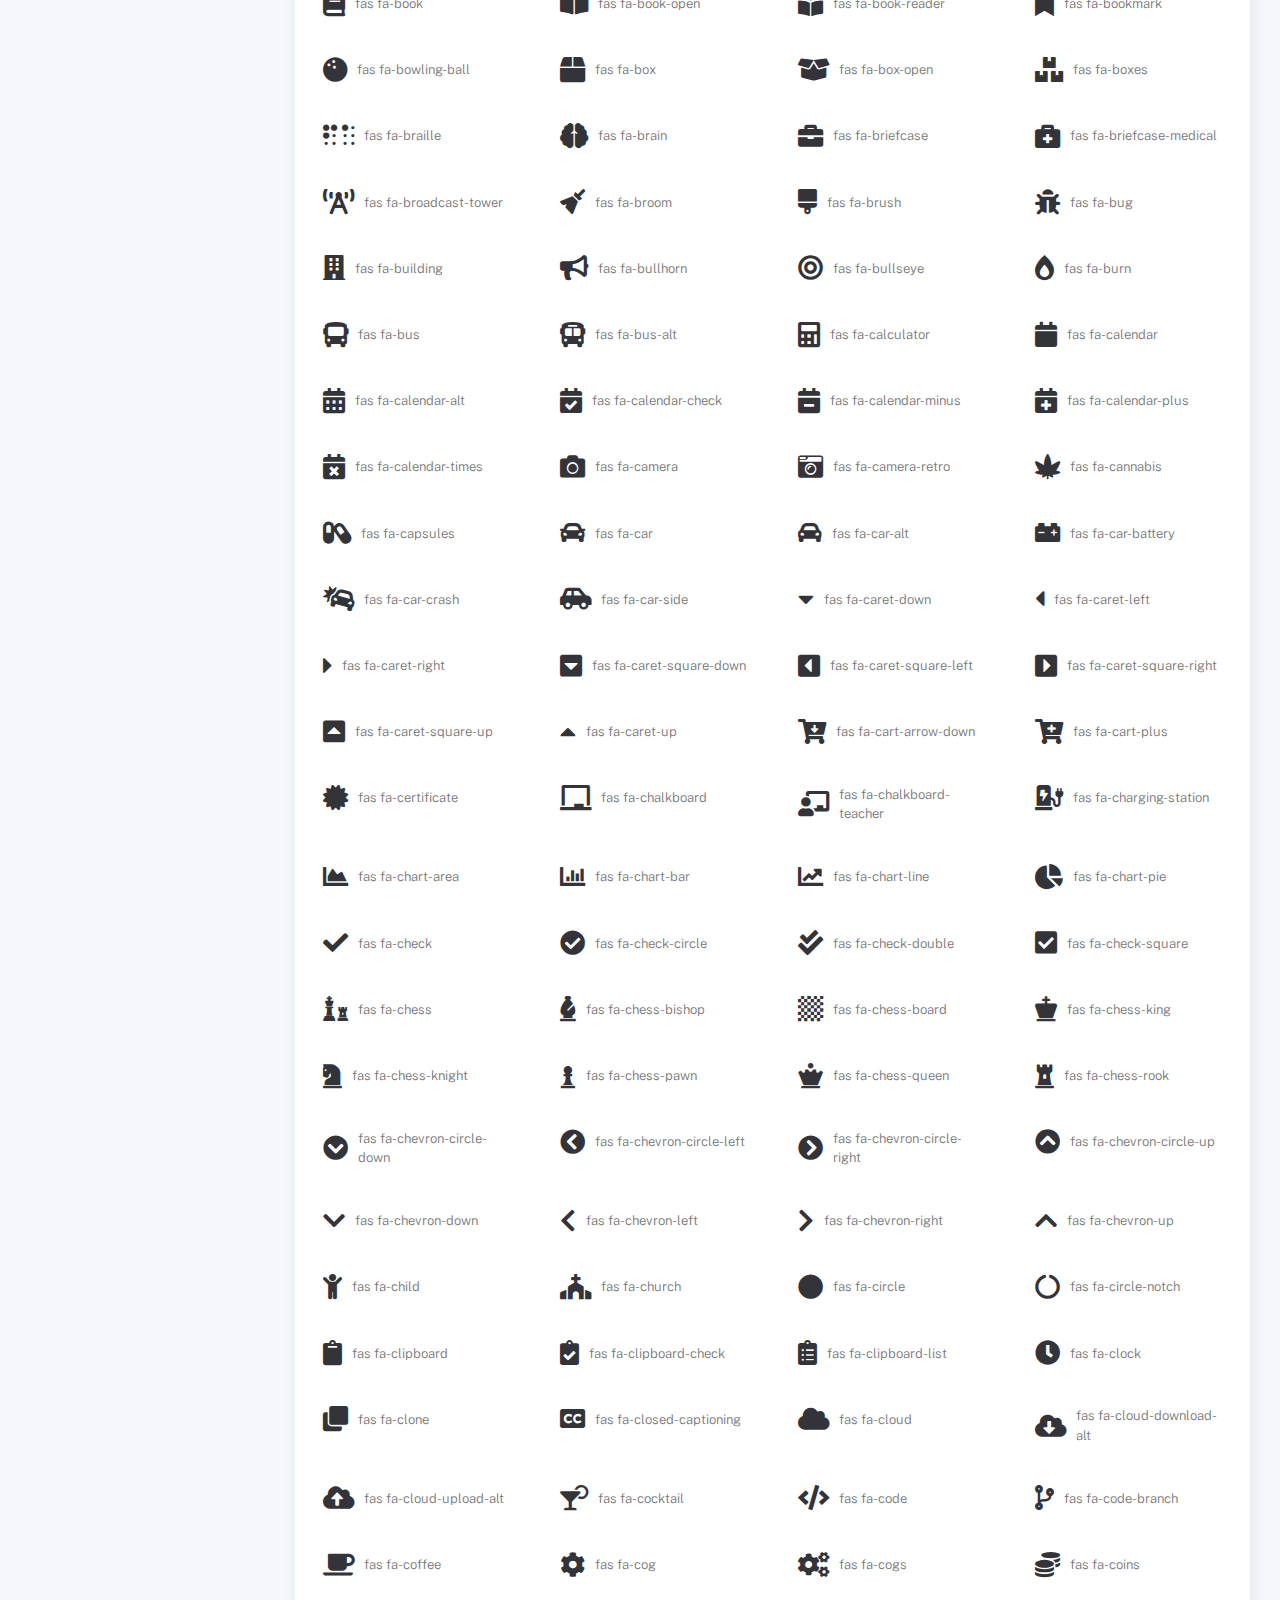
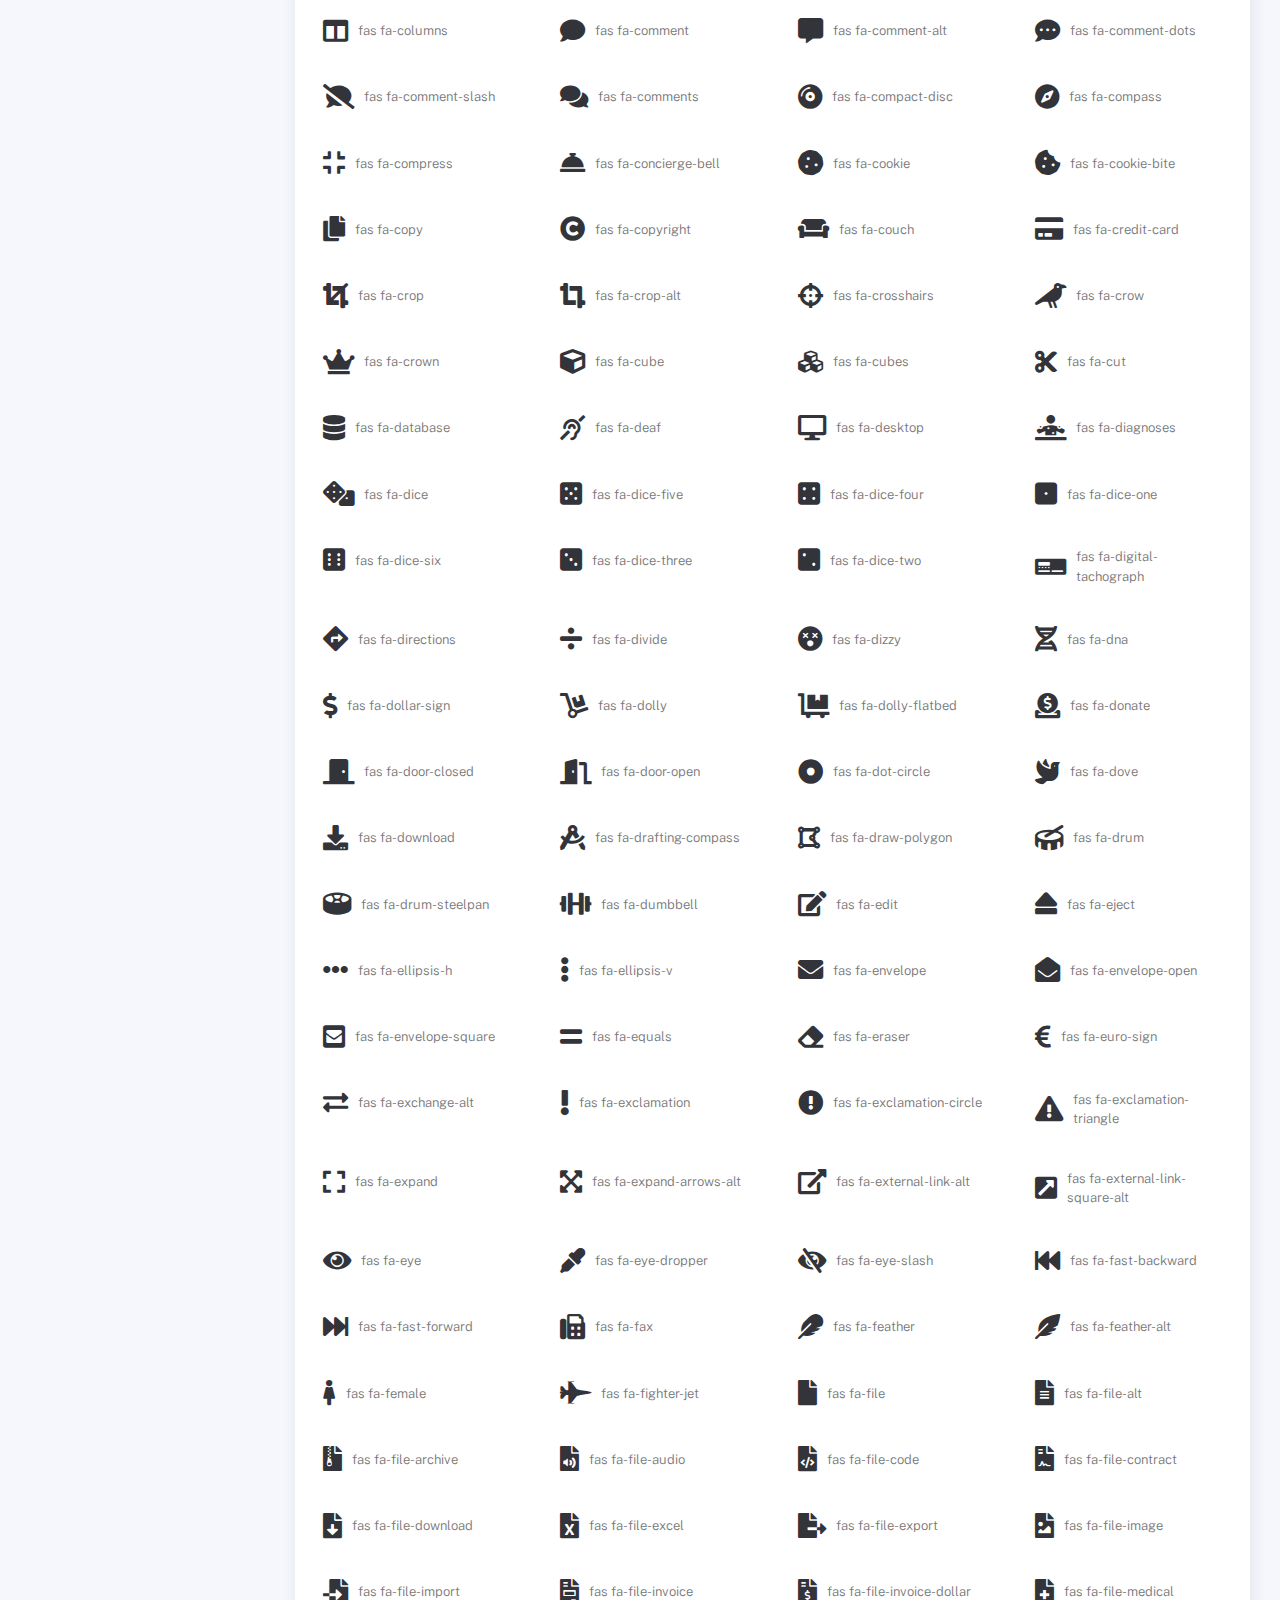
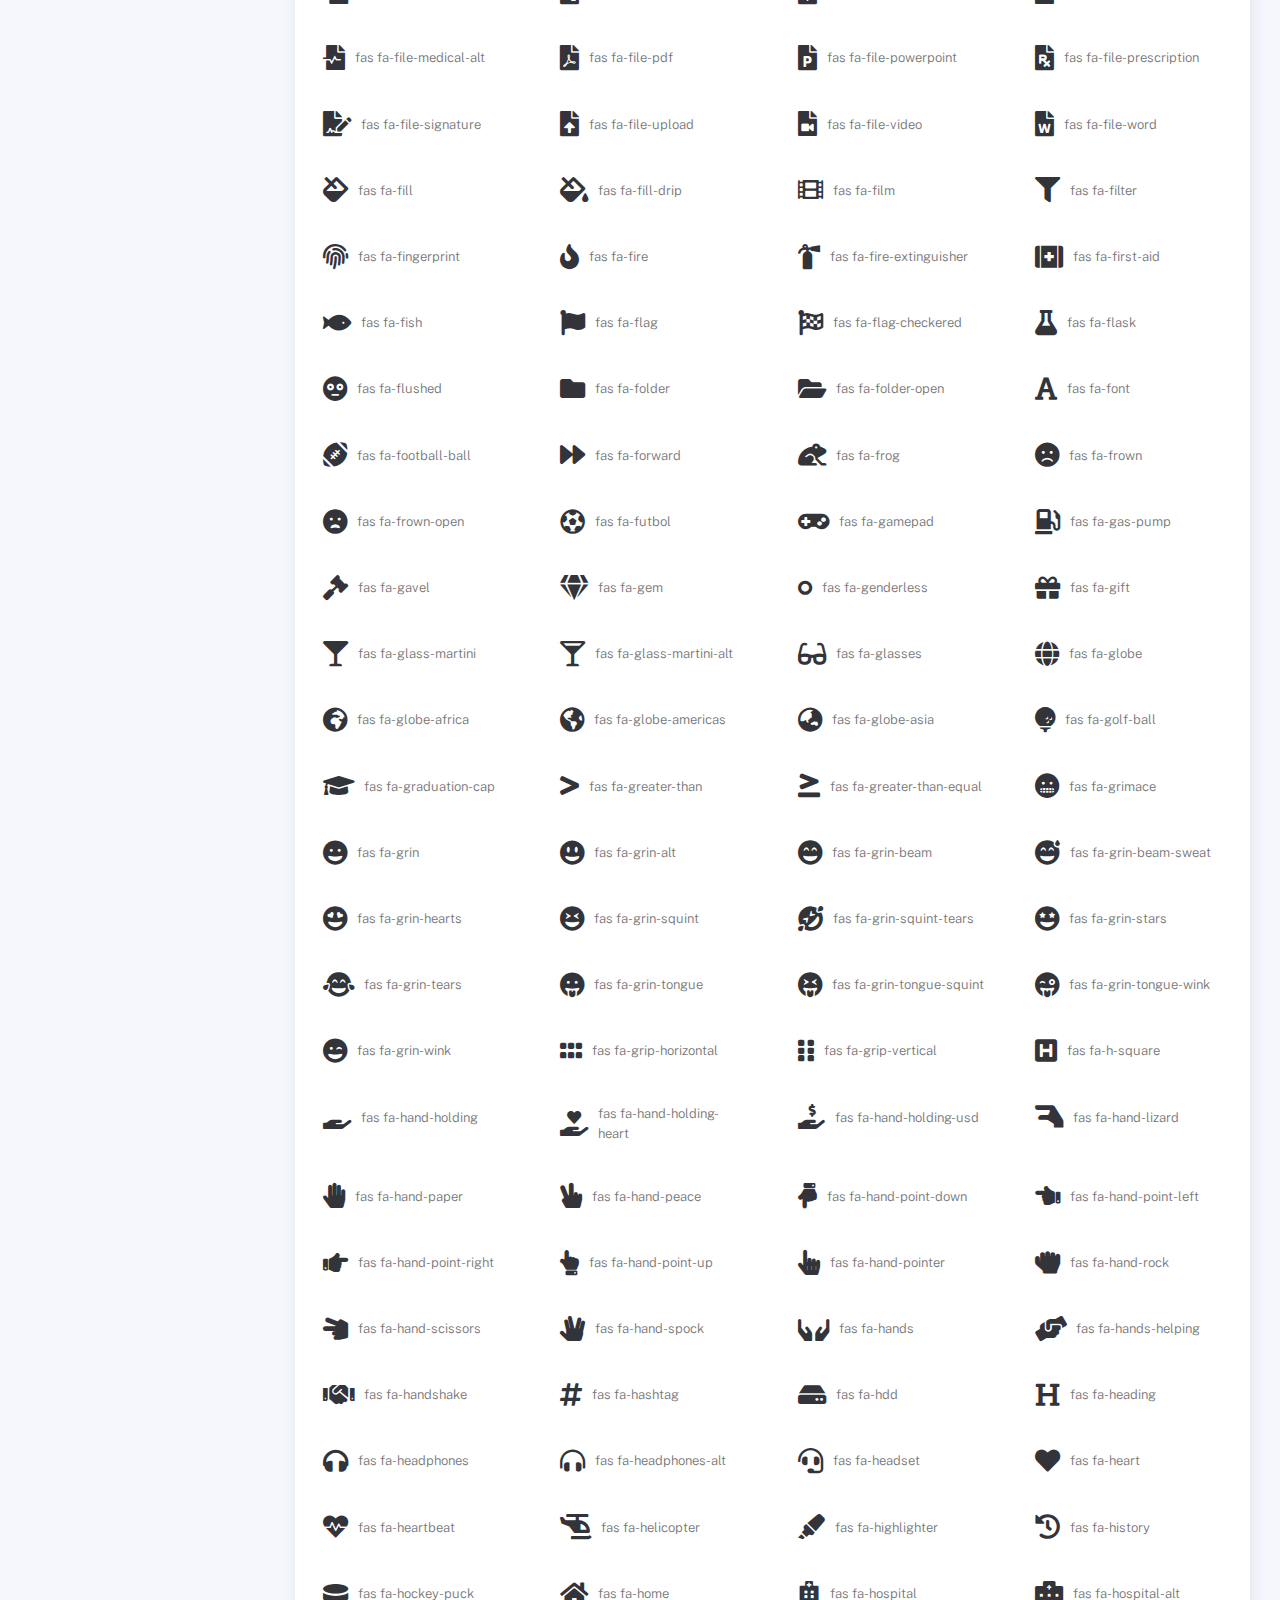
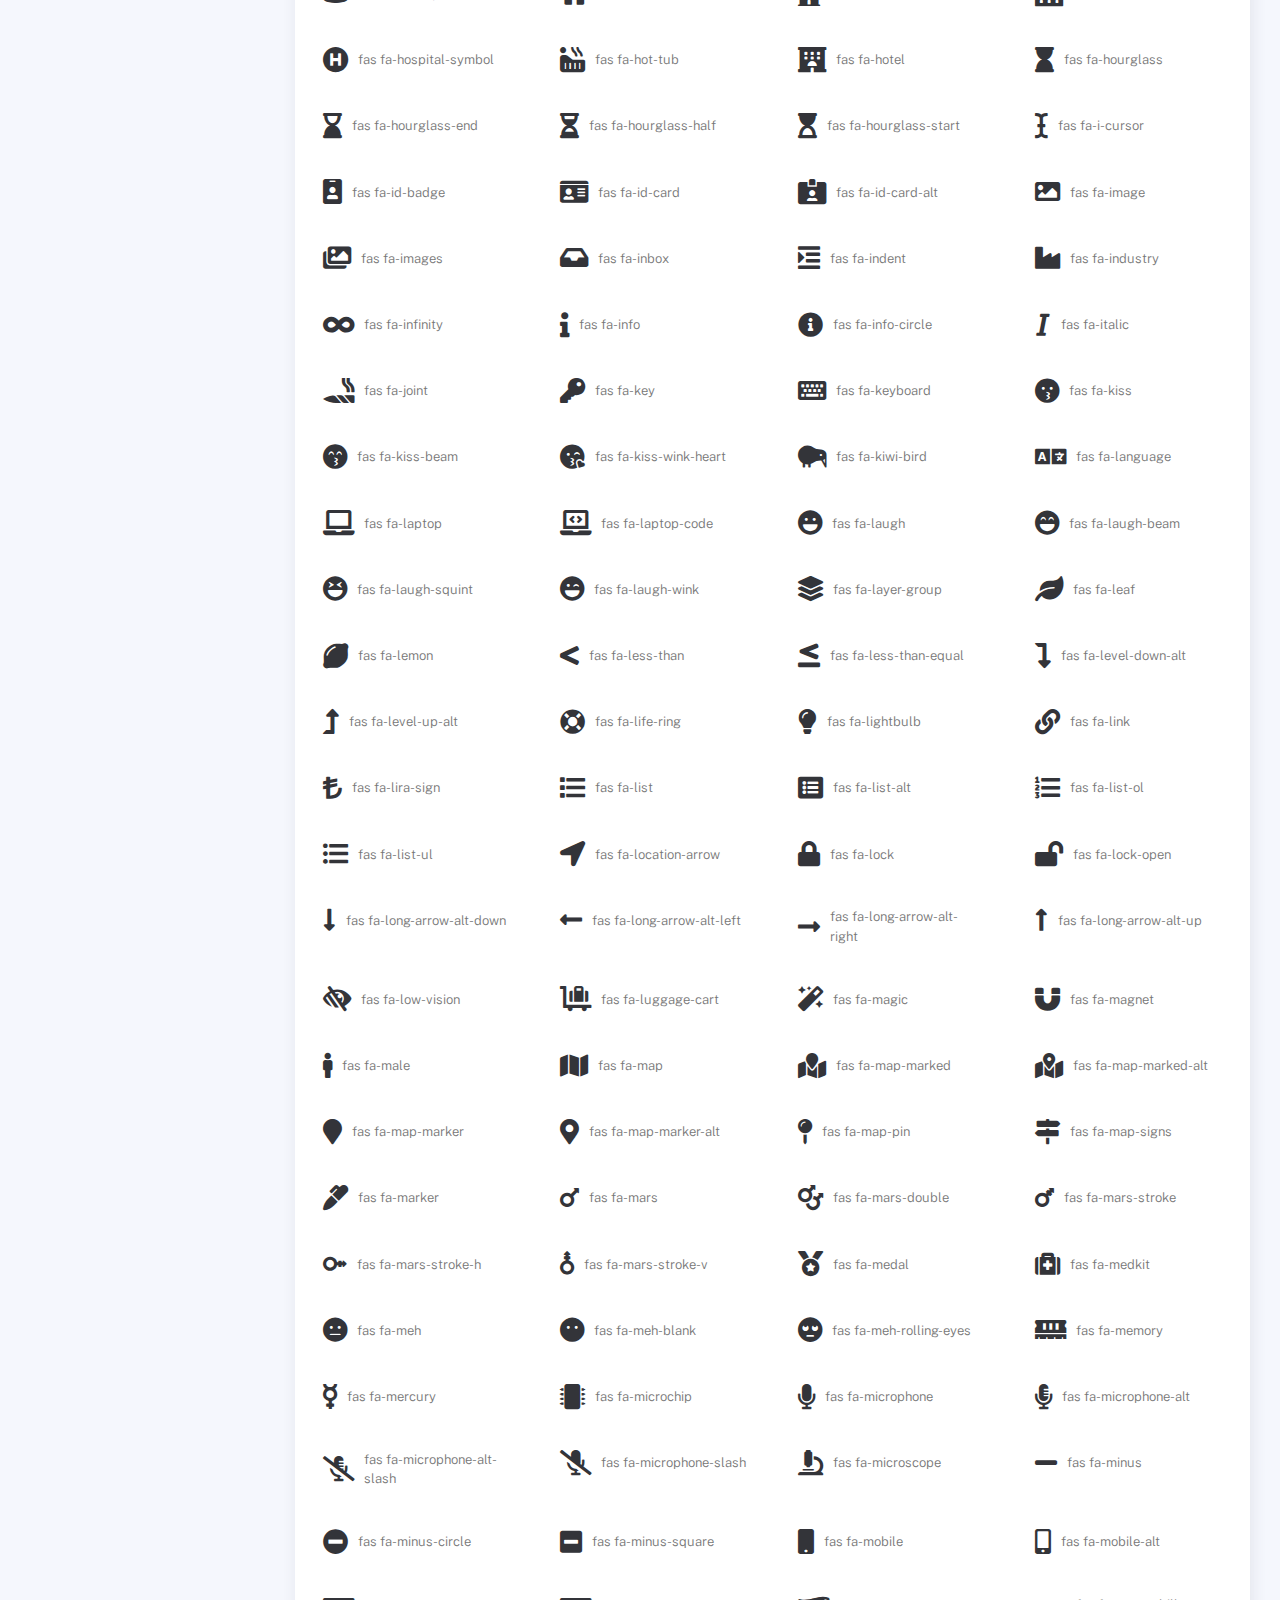
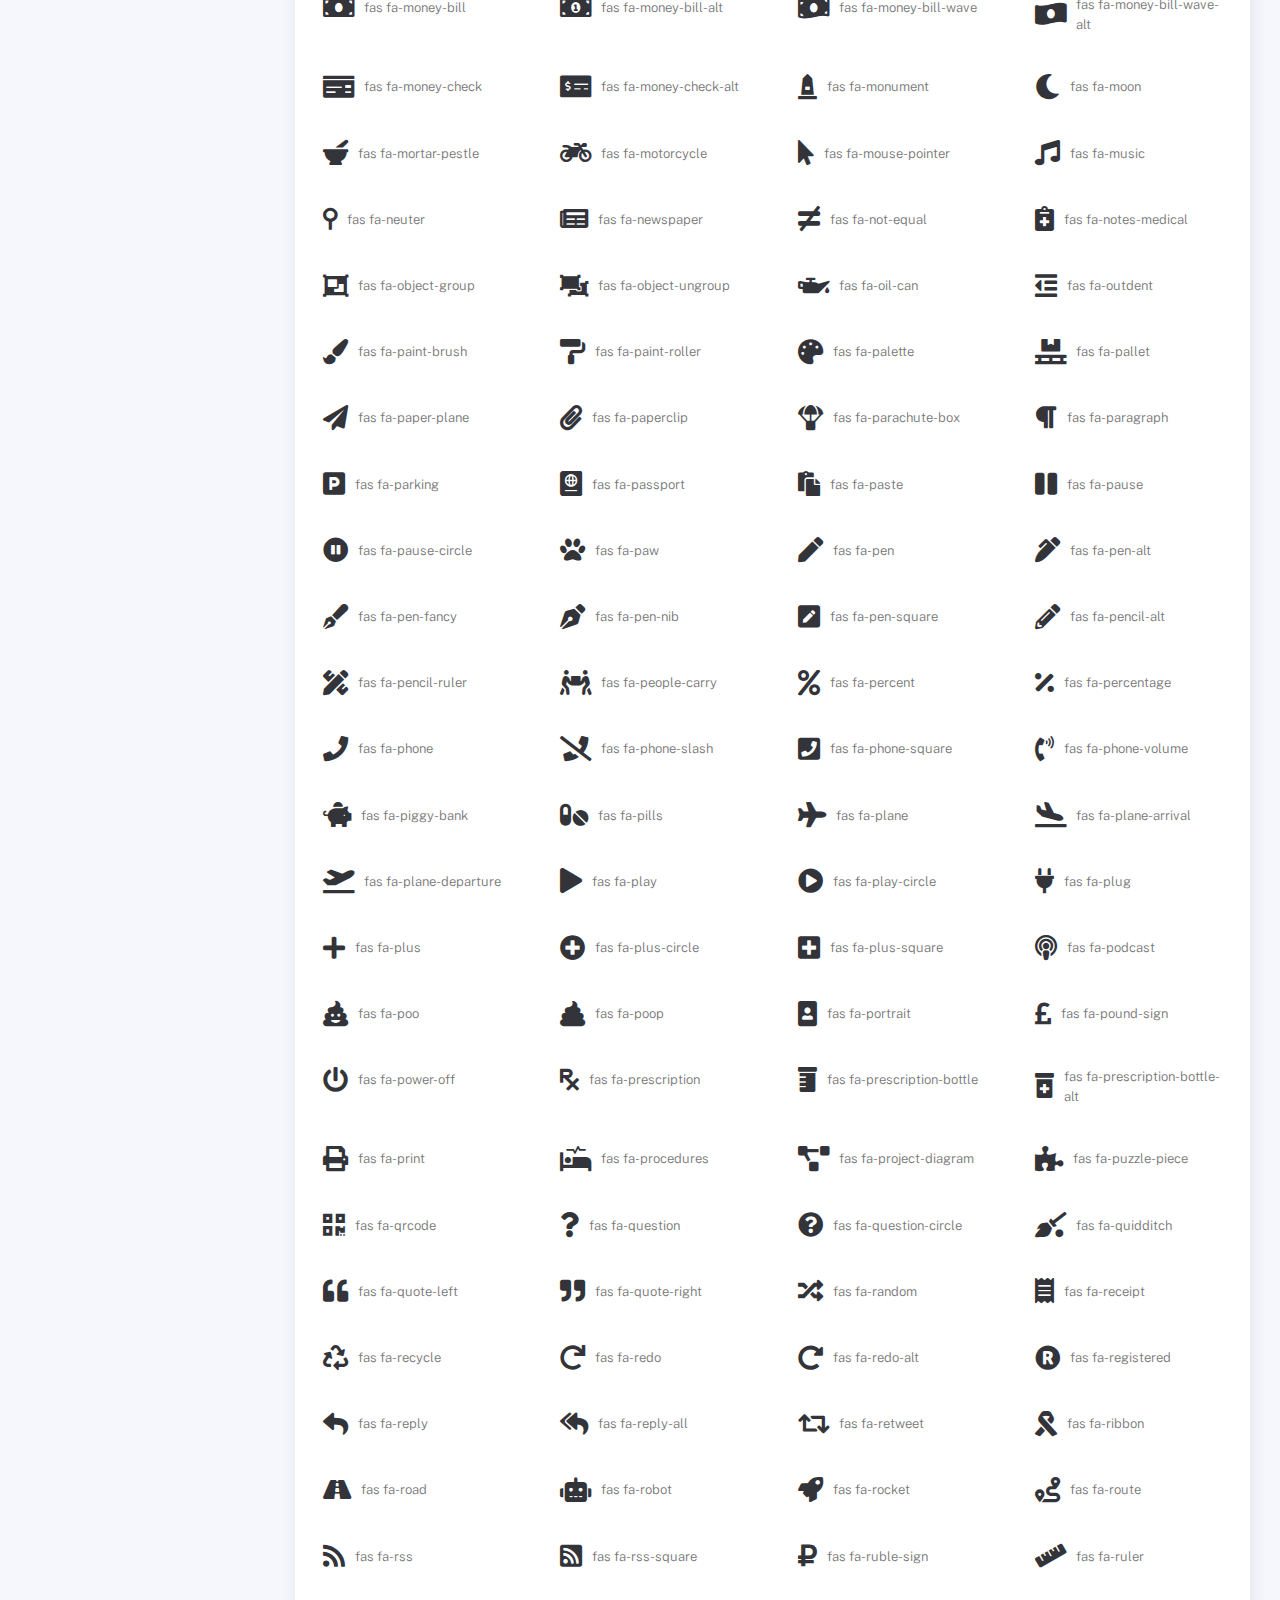
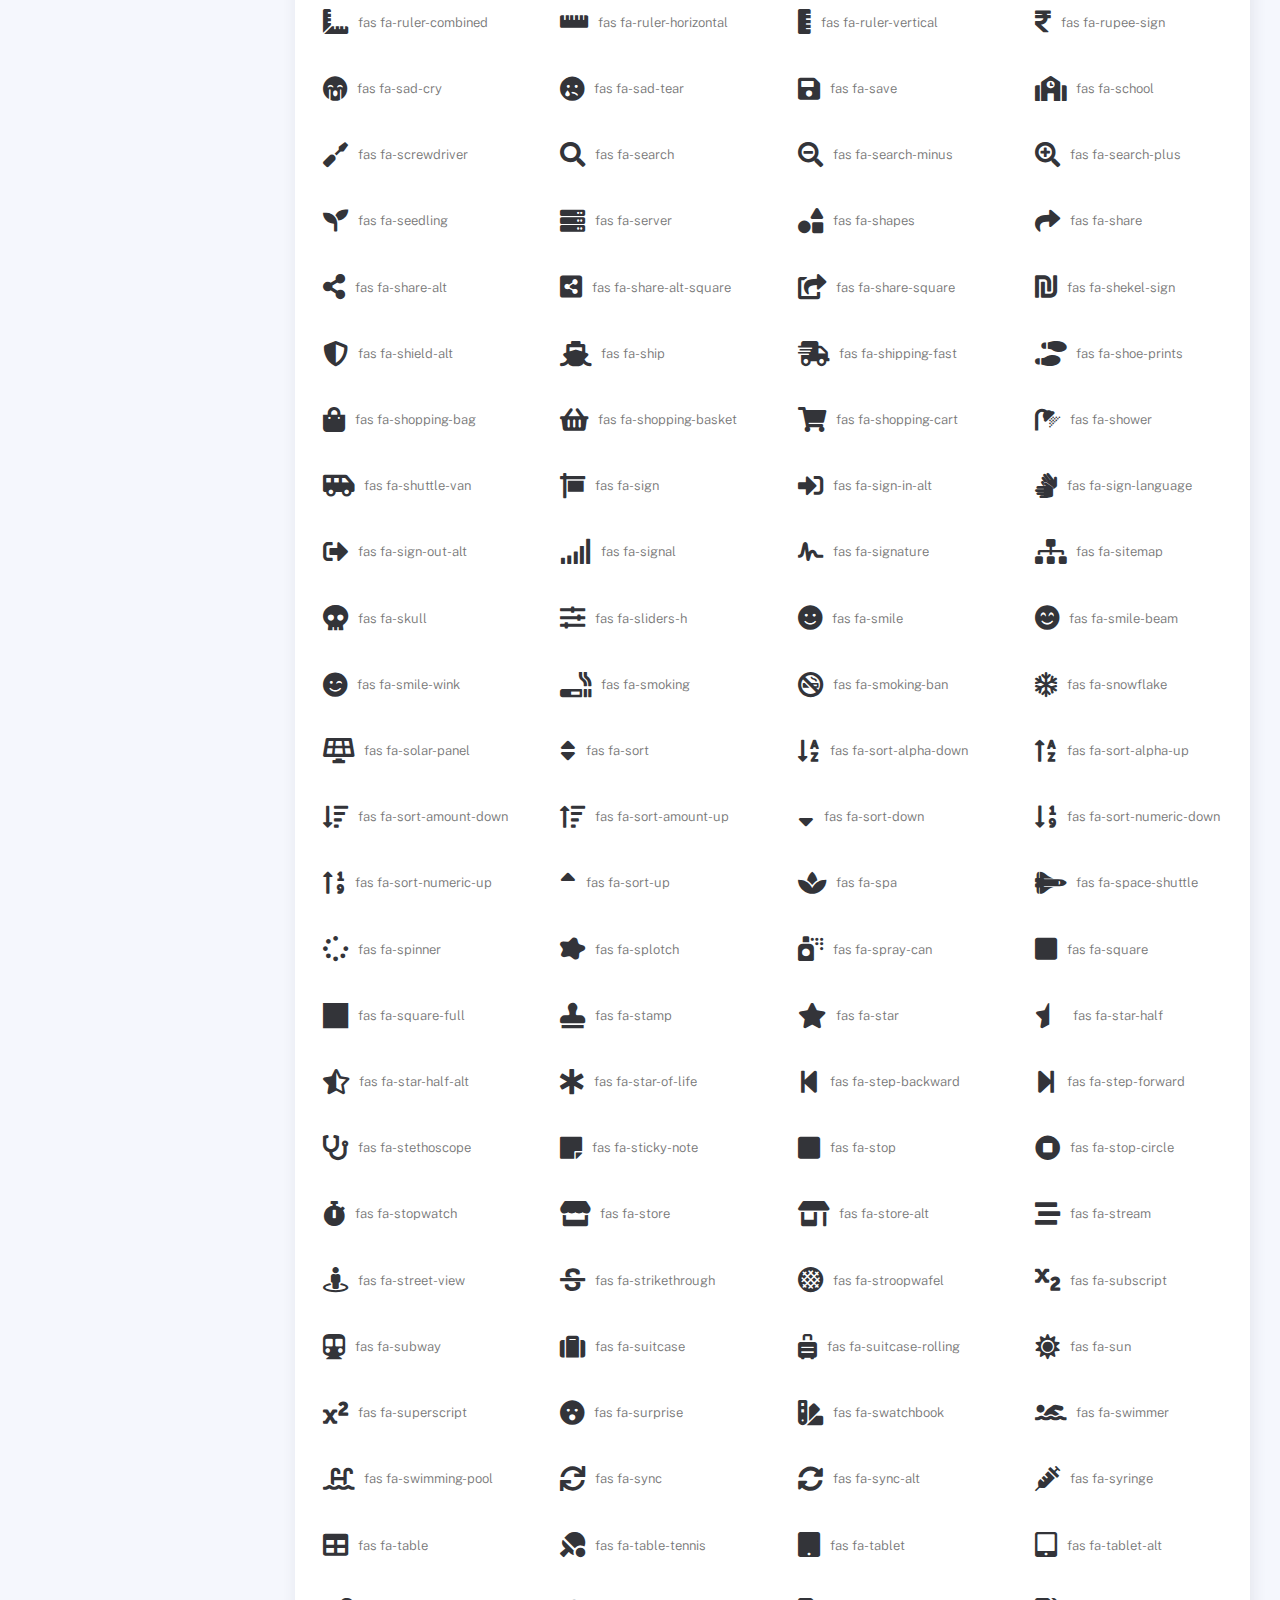
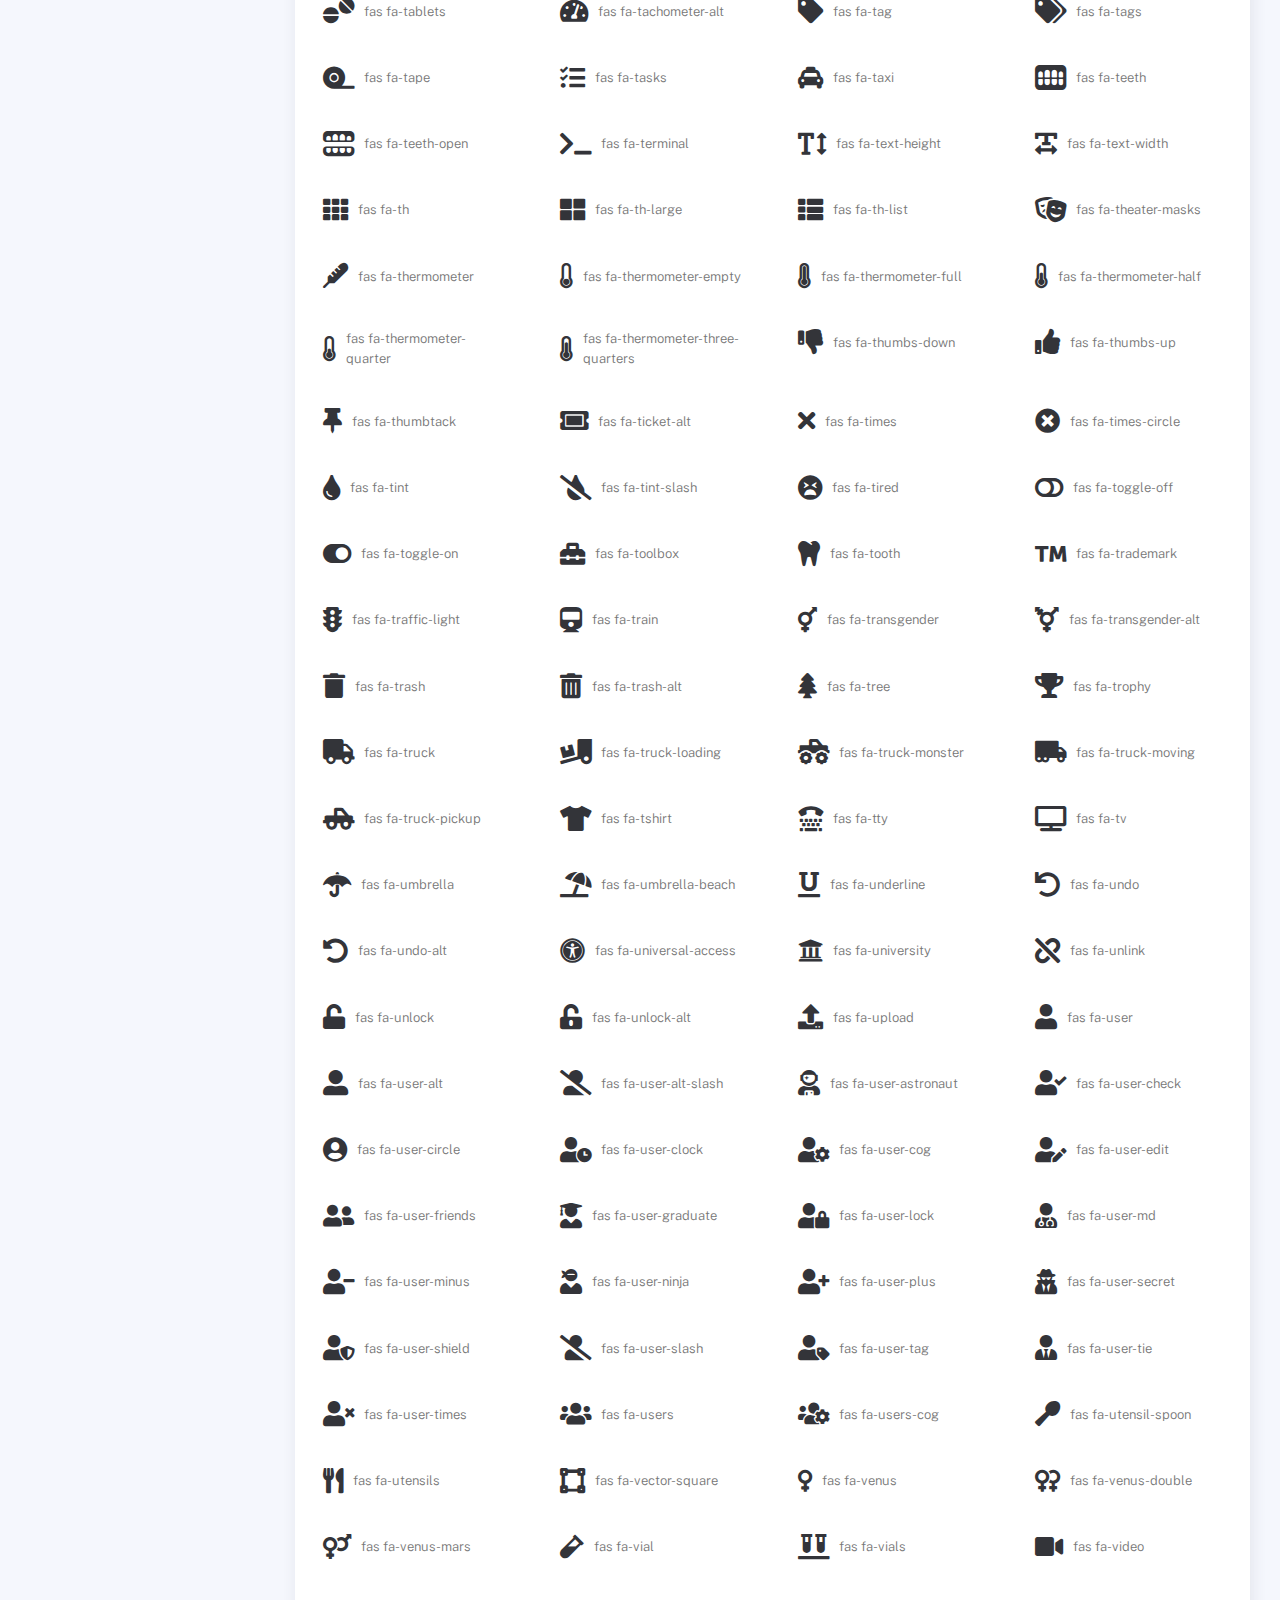
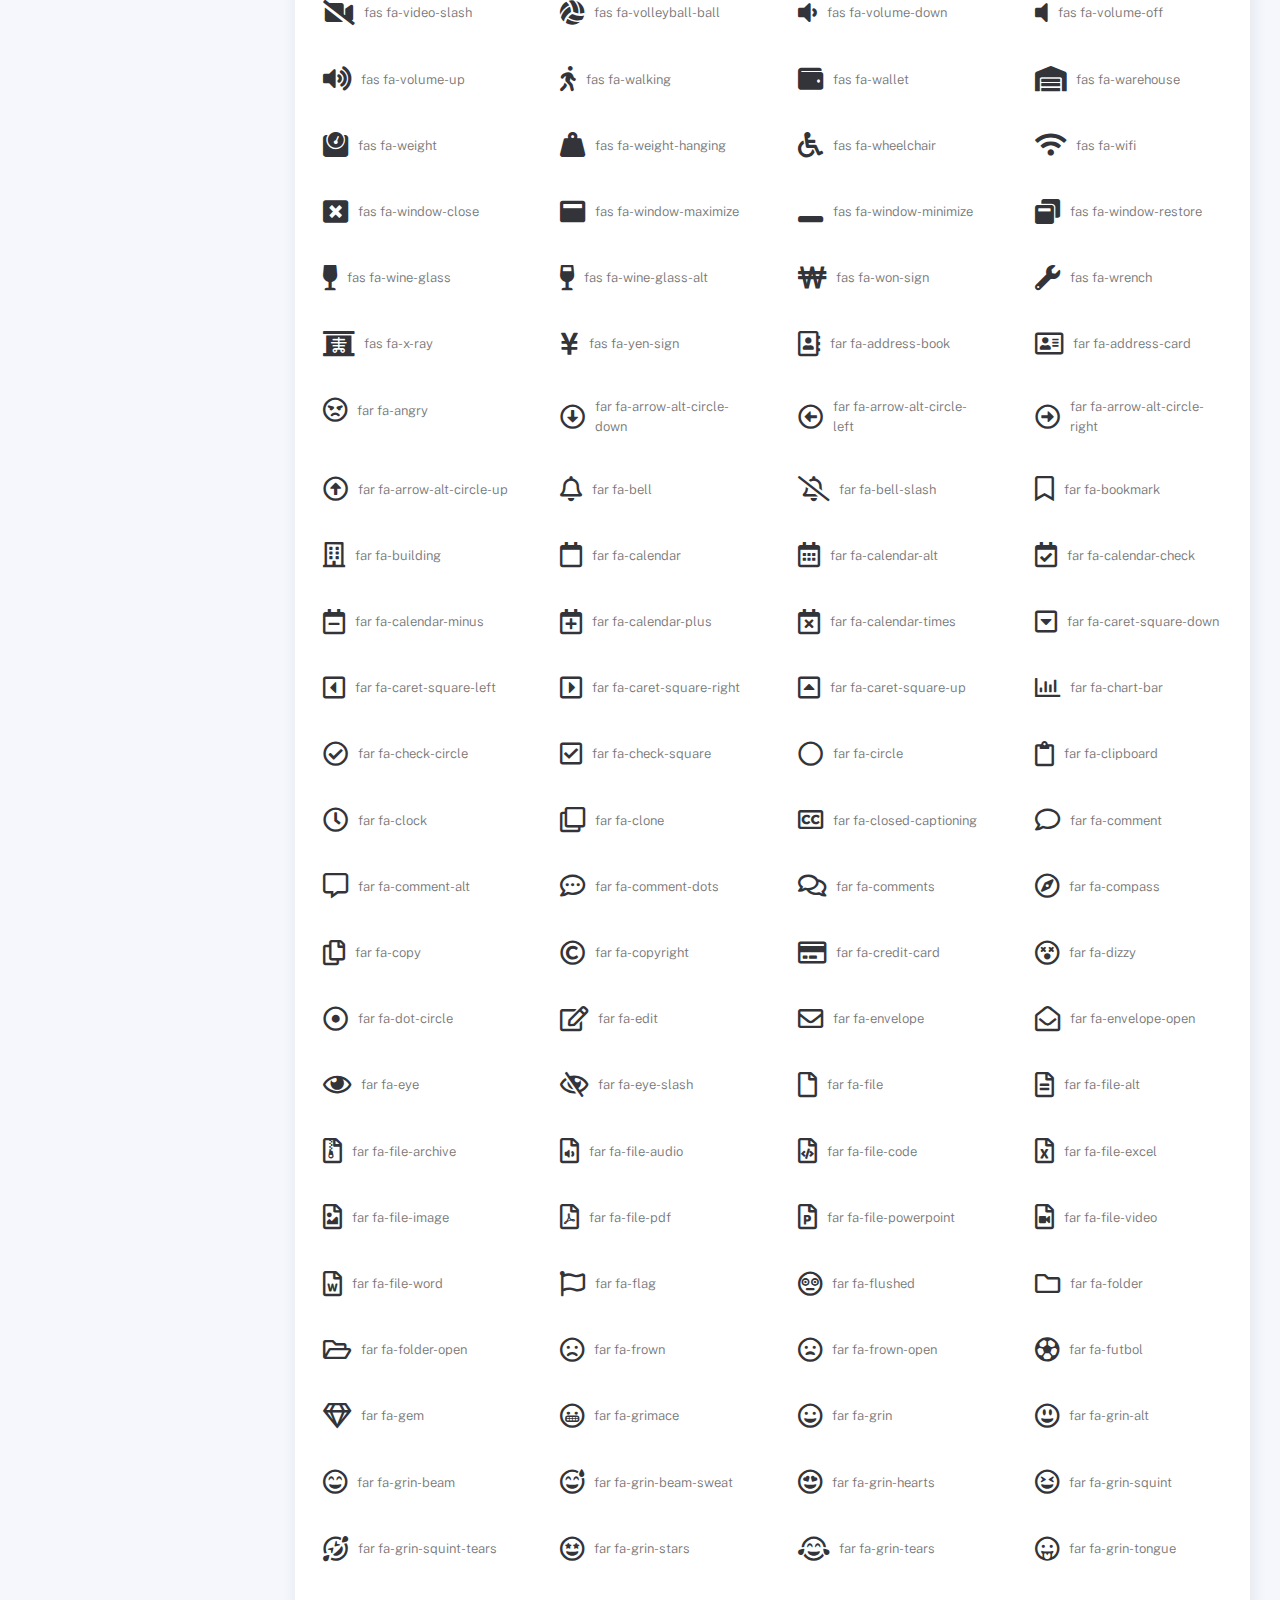
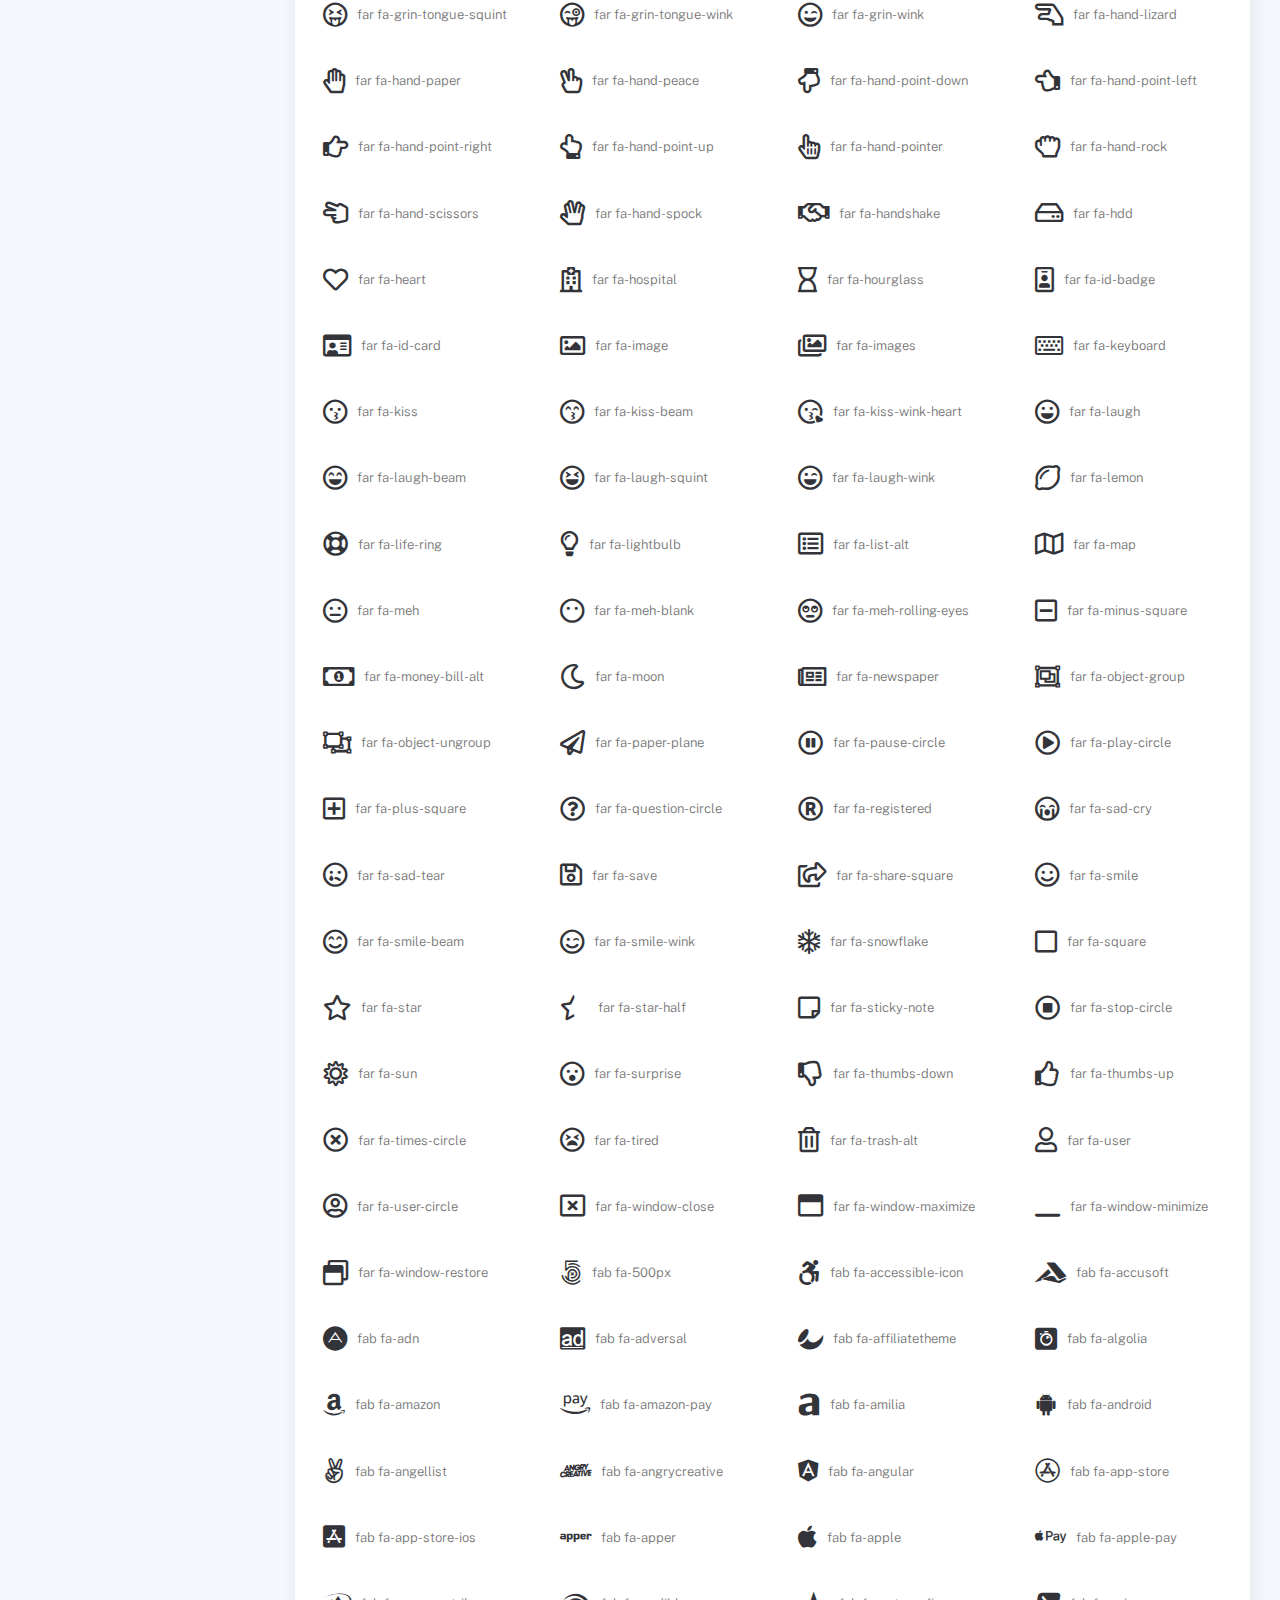
<file: kaiadmin-lite-1.2.0/kaiadmin-lite-1.2.0/components/font-awesome-icons.html>
<!DOCTYPE html>
<html lang="en">
  <head>
    <meta http-equiv="X-UA-Compatible" content="IE=edge" />
    <title>Font Awesome - Kaiadmin Bootstrap 5 Admin Dashboard</title>
    <meta
      content="width=device-width, initial-scale=1.0, shrink-to-fit=no"
      name="viewport"
    />
    <link
      rel="icon"
      href="../assets/img/kaiadmin/favicon.ico"
      type="image/x-icon"
    />

    <!-- Fonts and icons -->
    <script src="../assets/js/plugin/webfont/webfont.min.js"></script>
    <script>
      WebFont.load({
        google: { families: ["Public Sans:300,400,500,600,700"] },
        custom: {
          families: [
            "Font Awesome 5 Solid",
            "Font Awesome 5 Regular",
            "Font Awesome 5 Brands",
            "simple-line-icons",
          ],
          urls: ["../assets/css/fonts.min.css"],
        },
        active: function () {
          sessionStorage.fonts = true;
        },
      });
    </script>

    <!-- CSS Files -->
    <link rel="stylesheet" href="../assets/css/bootstrap.min.css" />
    <link rel="stylesheet" href="../assets/css/plugins.min.css" />
    <link rel="stylesheet" href="../assets/css/kaiadmin.min.css" />

    <!-- CSS Just for demo purpose, don't include it in your project -->
    <link rel="stylesheet" href="../assets/css/demo.css" />
  </head>
  <body>
    <div class="wrapper">
      <!-- Sidebar -->
      <div class="sidebar" data-background-color="dark">
        <div class="sidebar-logo">
          <!-- Logo Header -->
          <div class="logo-header" data-background-color="dark">
            <a href="../index.html" class="logo">
              <img
                src="../assets/img/kaiadmin/logo_light.svg"
                alt="navbar brand"
                class="navbar-brand"
                height="20"
              />
            </a>
            <div class="nav-toggle">
              <button class="btn btn-toggle toggle-sidebar">
                <i class="gg-menu-right"></i>
              </button>
              <button class="btn btn-toggle sidenav-toggler">
                <i class="gg-menu-left"></i>
              </button>
            </div>
            <button class="topbar-toggler more">
              <i class="gg-more-vertical-alt"></i>
            </button>
          </div>
          <!-- End Logo Header -->
        </div>
        <div class="sidebar-wrapper scrollbar scrollbar-inner">
          <div class="sidebar-content">
            <ul class="nav nav-secondary">
              <li class="nav-item">
                <a
                  data-bs-toggle="collapse"
                  href="#dashboard"
                  class="collapsed"
                  aria-expanded="false"
                >
                  <i class="fas fa-home"></i>
                  <p>Dashboard</p>
                  <span class="caret"></span>
                </a>
                <div class="collapse" id="dashboard">
                  <ul class="nav nav-collapse">
                    <li>
                      <a href="../../demo1/index.html">
                        <span class="sub-item">Dashboard 1</span>
                      </a>
                    </li>
                  </ul>
                </div>
              </li>
              <li class="nav-section">
                <span class="sidebar-mini-icon">
                  <i class="fa fa-ellipsis-h"></i>
                </span>
                <h4 class="text-section">Components</h4>
              </li>
              <li class="nav-item active submenu">
                <a data-bs-toggle="collapse" href="#base">
                  <i class="fas fa-layer-group"></i>
                  <p>Base</p>
                  <span class="caret"></span>
                </a>
                <div class="collapse show" id="base">
                  <ul class="nav nav-collapse">
                    <li>
                      <a href="../components/avatars.html">
                        <span class="sub-item">Avatars</span>
                      </a>
                    </li>
                    <li>
                      <a href="../components/buttons.html">
                        <span class="sub-item">Buttons</span>
                      </a>
                    </li>
                    <li>
                      <a href="../components/gridsystem.html">
                        <span class="sub-item">Grid System</span>
                      </a>
                    </li>
                    <li>
                      <a href="../components/panels.html">
                        <span class="sub-item">Panels</span>
                      </a>
                    </li>
                    <li>
                      <a href="../components/notifications.html">
                        <span class="sub-item">Notifications</span>
                      </a>
                    </li>
                    <li>
                      <a href="../components/sweetalert.html">
                        <span class="sub-item">Sweet Alert</span>
                      </a>
                    </li>
                    <li class="active">
                      <a href="../components/font-awesome-icons.html">
                        <span class="sub-item">Font Awesome Icons</span>
                      </a>
                    </li>
                    <li>
                      <a href="../components/simple-line-icons.html">
                        <span class="sub-item">Simple Line Icons</span>
                      </a>
                    </li>
                    <li>
                      <a href="../components/typography.html">
                        <span class="sub-item">Typography</span>
                      </a>
                    </li>
                  </ul>
                </div>
              </li>
              <li class="nav-item">
                <a data-bs-toggle="collapse" href="#sidebarLayouts">
                  <i class="fas fa-th-list"></i>
                  <p>Sidebar Layouts</p>
                  <span class="caret"></span>
                </a>
                <div class="collapse" id="sidebarLayouts">
                  <ul class="nav nav-collapse">
                    <li>
                      <a href="../sidebar-style-2.html">
                        <span class="sub-item">Sidebar Style 2</span>
                      </a>
                    </li>
                    <li>
                      <a href="../icon-menu.html">
                        <span class="sub-item">Icon Menu</span>
                      </a>
                    </li>
                  </ul>
                </div>
              </li>
              <li class="nav-item">
                <a data-bs-toggle="collapse" href="#forms">
                  <i class="fas fa-pen-square"></i>
                  <p>Forms</p>
                  <span class="caret"></span>
                </a>
                <div class="collapse" id="forms">
                  <ul class="nav nav-collapse">
                    <li>
                      <a href="../forms/forms.html">
                        <span class="sub-item">Basic Form</span>
                      </a>
                    </li>
                  </ul>
                </div>
              </li>
              <li class="nav-item">
                <a data-bs-toggle="collapse" href="#tables">
                  <i class="fas fa-table"></i>
                  <p>Tables</p>
                  <span class="caret"></span>
                </a>
                <div class="collapse" id="tables">
                  <ul class="nav nav-collapse">
                    <li>
                      <a href="../tables/tables.html">
                        <span class="sub-item">Basic Table</span>
                      </a>
                    </li>
                    <li>
                      <a href="../tables/datatables.html">
                        <span class="sub-item">Datatables</span>
                      </a>
                    </li>
                  </ul>
                </div>
              </li>
              <li class="nav-item">
                <a data-bs-toggle="collapse" href="#maps">
                  <i class="fas fa-map-marker-alt"></i>
                  <p>Maps</p>
                  <span class="caret"></span>
                </a>
                <div class="collapse" id="maps">
                  <ul class="nav nav-collapse">
                    <li>
                      <a href="../maps/googlemaps.html">
                        <span class="sub-item">Google Maps</span>
                      </a>
                    </li>
                    <li>
                      <a href="../maps/jsvectormap.html">
                        <span class="sub-item">Jsvectormap</span>
                      </a>
                    </li>
                  </ul>
                </div>
              </li>
              <li class="nav-item">
                <a data-bs-toggle="collapse" href="#charts">
                  <i class="far fa-chart-bar"></i>
                  <p>Charts</p>
                  <span class="caret"></span>
                </a>
                <div class="collapse" id="charts">
                  <ul class="nav nav-collapse">
                    <li>
                      <a href="../charts/charts.html">
                        <span class="sub-item">Chart Js</span>
                      </a>
                    </li>
                    <li>
                      <a href="../charts/sparkline.html">
                        <span class="sub-item">Sparkline</span>
                      </a>
                    </li>
                  </ul>
                </div>
              </li>
              <li class="nav-item">
                <a href="../widgets.html">
                  <i class="fas fa-desktop"></i>
                  <p>Widgets</p>
                  <span class="badge badge-success">4</span>
                </a>
              </li>
              <li class="nav-item">
                <a href="../../../documentation/index.html">
                  <i class="fas fa-file"></i>
                  <p>Documentation</p>
                  <span class="badge badge-secondary">1</span>
                </a>
              </li>
              <li class="nav-item">
                <a data-bs-toggle="collapse" href="#submenu">
                  <i class="fas fa-bars"></i>
                  <p>Menu Levels</p>
                  <span class="caret"></span>
                </a>
                <div class="collapse" id="submenu">
                  <ul class="nav nav-collapse">
                    <li>
                      <a data-bs-toggle="collapse" href="#subnav1">
                        <span class="sub-item">Level 1</span>
                        <span class="caret"></span>
                      </a>
                      <div class="collapse" id="subnav1">
                        <ul class="nav nav-collapse subnav">
                          <li>
                            <a href="#">
                              <span class="sub-item">Level 2</span>
                            </a>
                          </li>
                          <li>
                            <a href="#">
                              <span class="sub-item">Level 2</span>
                            </a>
                          </li>
                        </ul>
                      </div>
                    </li>
                    <li>
                      <a data-bs-toggle="collapse" href="#subnav2">
                        <span class="sub-item">Level 1</span>
                        <span class="caret"></span>
                      </a>
                      <div class="collapse" id="subnav2">
                        <ul class="nav nav-collapse subnav">
                          <li>
                            <a href="#">
                              <span class="sub-item">Level 2</span>
                            </a>
                          </li>
                        </ul>
                      </div>
                    </li>
                    <li>
                      <a href="#">
                        <span class="sub-item">Level 1</span>
                      </a>
                    </li>
                  </ul>
                </div>
              </li>
            </ul>
          </div>
        </div>
      </div>
      <!-- End Sidebar -->

      <div class="main-panel">
        <div class="main-header">
          <div class="main-header-logo">
            <!-- Logo Header -->
            <div class="logo-header" data-background-color="dark">
              <a href="../index.html" class="logo">
                <img
                  src="../assets/img/kaiadmin/logo_light.svg"
                  alt="navbar brand"
                  class="navbar-brand"
                  height="20"
                />
              </a>
              <div class="nav-toggle">
                <button class="btn btn-toggle toggle-sidebar">
                  <i class="gg-menu-right"></i>
                </button>
                <button class="btn btn-toggle sidenav-toggler">
                  <i class="gg-menu-left"></i>
                </button>
              </div>
              <button class="topbar-toggler more">
                <i class="gg-more-vertical-alt"></i>
              </button>
            </div>
            <!-- End Logo Header -->
          </div>
          <!-- Navbar Header -->
          <nav
            class="navbar navbar-header navbar-header-transparent navbar-expand-lg border-bottom"
          >
            <div class="container-fluid">
              <nav
                class="navbar navbar-header-left navbar-expand-lg navbar-form nav-search p-0 d-none d-lg-flex"
              >
                <div class="input-group">
                  <div class="input-group-prepend">
                    <button type="submit" class="btn btn-search pe-1">
                      <i class="fa fa-search search-icon"></i>
                    </button>
                  </div>
                  <input
                    type="text"
                    placeholder="Search ..."
                    class="form-control"
                  />
                </div>
              </nav>

              <ul class="navbar-nav topbar-nav ms-md-auto align-items-center">
                <li
                  class="nav-item topbar-icon dropdown hidden-caret d-flex d-lg-none"
                >
                  <a
                    class="nav-link dropdown-toggle"
                    data-bs-toggle="dropdown"
                    href="#"
                    role="button"
                    aria-expanded="false"
                    aria-haspopup="true"
                  >
                    <i class="fa fa-search"></i>
                  </a>
                  <ul class="dropdown-menu dropdown-search animated fadeIn">
                    <form class="navbar-left navbar-form nav-search">
                      <div class="input-group">
                        <input
                          type="text"
                          placeholder="Search ..."
                          class="form-control"
                        />
                      </div>
                    </form>
                  </ul>
                </li>
                <li class="nav-item topbar-icon dropdown hidden-caret">
                  <a
                    class="nav-link dropdown-toggle"
                    href="#"
                    id="messageDropdown"
                    role="button"
                    data-bs-toggle="dropdown"
                    aria-haspopup="true"
                    aria-expanded="false"
                  >
                    <i class="fa fa-envelope"></i>
                  </a>
                  <ul
                    class="dropdown-menu messages-notif-box animated fadeIn"
                    aria-labelledby="messageDropdown"
                  >
                    <li>
                      <div
                        class="dropdown-title d-flex justify-content-between align-items-center"
                      >
                        Messages
                        <a href="#" class="small">Mark all as read</a>
                      </div>
                    </li>
                    <li>
                      <div class="message-notif-scroll scrollbar-outer">
                        <div class="notif-center">
                          <a href="#">
                            <div class="notif-img">
                              <img
                                src="../assets/img/jm_denis.jpg"
                                alt="Img Profile"
                              />
                            </div>
                            <div class="notif-content">
                              <span class="subject">Jimmy Denis</span>
                              <span class="block"> How are you ? </span>
                              <span class="time">5 minutes ago</span>
                            </div>
                          </a>
                          <a href="#">
                            <div class="notif-img">
                              <img
                                src="../assets/img/chadengle.jpg"
                                alt="Img Profile"
                              />
                            </div>
                            <div class="notif-content">
                              <span class="subject">Chad</span>
                              <span class="block"> Ok, Thanks ! </span>
                              <span class="time">12 minutes ago</span>
                            </div>
                          </a>
                          <a href="#">
                            <div class="notif-img">
                              <img
                                src="../assets/img/mlane.jpg"
                                alt="Img Profile"
                              />
                            </div>
                            <div class="notif-content">
                              <span class="subject">Jhon Doe</span>
                              <span class="block">
                                Ready for the meeting today...
                              </span>
                              <span class="time">12 minutes ago</span>
                            </div>
                          </a>
                          <a href="#">
                            <div class="notif-img">
                              <img
                                src="../assets/img/talha.jpg"
                                alt="Img Profile"
                              />
                            </div>
                            <div class="notif-content">
                              <span class="subject">Talha</span>
                              <span class="block"> Hi, Apa Kabar ? </span>
                              <span class="time">17 minutes ago</span>
                            </div>
                          </a>
                        </div>
                      </div>
                    </li>
                    <li>
                      <a class="see-all" href="javascript:void(0);"
                        >See all messages<i class="fa fa-angle-right"></i>
                      </a>
                    </li>
                  </ul>
                </li>
                <li class="nav-item topbar-icon dropdown hidden-caret">
                  <a
                    class="nav-link dropdown-toggle"
                    href="#"
                    id="notifDropdown"
                    role="button"
                    data-bs-toggle="dropdown"
                    aria-haspopup="true"
                    aria-expanded="false"
                  >
                    <i class="fa fa-bell"></i>
                    <span class="notification">4</span>
                  </a>
                  <ul
                    class="dropdown-menu notif-box animated fadeIn"
                    aria-labelledby="notifDropdown"
                  >
                    <li>
                      <div class="dropdown-title">
                        You have 4 new notification
                      </div>
                    </li>
                    <li>
                      <div class="notif-scroll scrollbar-outer">
                        <div class="notif-center">
                          <a href="#">
                            <div class="notif-icon notif-primary">
                              <i class="fa fa-user-plus"></i>
                            </div>
                            <div class="notif-content">
                              <span class="block"> New user registered </span>
                              <span class="time">5 minutes ago</span>
                            </div>
                          </a>
                          <a href="#">
                            <div class="notif-icon notif-success">
                              <i class="fa fa-comment"></i>
                            </div>
                            <div class="notif-content">
                              <span class="block">
                                Rahmad commented on Admin
                              </span>
                              <span class="time">12 minutes ago</span>
                            </div>
                          </a>
                          <a href="#">
                            <div class="notif-img">
                              <img
                                src="../assets/img/profile2.jpg"
                                alt="Img Profile"
                              />
                            </div>
                            <div class="notif-content">
                              <span class="block">
                                Reza send messages to you
                              </span>
                              <span class="time">12 minutes ago</span>
                            </div>
                          </a>
                          <a href="#">
                            <div class="notif-icon notif-danger">
                              <i class="fa fa-heart"></i>
                            </div>
                            <div class="notif-content">
                              <span class="block"> Farrah liked Admin </span>
                              <span class="time">17 minutes ago</span>
                            </div>
                          </a>
                        </div>
                      </div>
                    </li>
                    <li>
                      <a class="see-all" href="javascript:void(0);"
                        >See all notifications<i class="fa fa-angle-right"></i>
                      </a>
                    </li>
                  </ul>
                </li>
                <li class="nav-item topbar-icon dropdown hidden-caret">
                  <a
                    class="nav-link"
                    data-bs-toggle="dropdown"
                    href="#"
                    aria-expanded="false"
                  >
                    <i class="fas fa-layer-group"></i>
                  </a>
                  <div class="dropdown-menu quick-actions animated fadeIn">
                    <div class="quick-actions-header">
                      <span class="title mb-1">Quick Actions</span>
                      <span class="subtitle op-7">Shortcuts</span>
                    </div>
                    <div class="quick-actions-scroll scrollbar-outer">
                      <div class="quick-actions-items">
                        <div class="row m-0">
                          <a class="col-6 col-md-4 p-0" href="#">
                            <div class="quick-actions-item">
                              <div class="avatar-item bg-danger rounded-circle">
                                <i class="far fa-calendar-alt"></i>
                              </div>
                              <span class="text">Calendar</span>
                            </div>
                          </a>
                          <a class="col-6 col-md-4 p-0" href="#">
                            <div class="quick-actions-item">
                              <div
                                class="avatar-item bg-warning rounded-circle"
                              >
                                <i class="fas fa-map"></i>
                              </div>
                              <span class="text">Maps</span>
                            </div>
                          </a>
                          <a class="col-6 col-md-4 p-0" href="#">
                            <div class="quick-actions-item">
                              <div class="avatar-item bg-info rounded-circle">
                                <i class="fas fa-file-excel"></i>
                              </div>
                              <span class="text">Reports</span>
                            </div>
                          </a>
                          <a class="col-6 col-md-4 p-0" href="#">
                            <div class="quick-actions-item">
                              <div
                                class="avatar-item bg-success rounded-circle"
                              >
                                <i class="fas fa-envelope"></i>
                              </div>
                              <span class="text">Emails</span>
                            </div>
                          </a>
                          <a class="col-6 col-md-4 p-0" href="#">
                            <div class="quick-actions-item">
                              <div
                                class="avatar-item bg-primary rounded-circle"
                              >
                                <i class="fas fa-file-invoice-dollar"></i>
                              </div>
                              <span class="text">Invoice</span>
                            </div>
                          </a>
                          <a class="col-6 col-md-4 p-0" href="#">
                            <div class="quick-actions-item">
                              <div
                                class="avatar-item bg-secondary rounded-circle"
                              >
                                <i class="fas fa-credit-card"></i>
                              </div>
                              <span class="text">Payments</span>
                            </div>
                          </a>
                        </div>
                      </div>
                    </div>
                  </div>
                </li>

                <li class="nav-item topbar-user dropdown hidden-caret">
                  <a
                    class="dropdown-toggle profile-pic"
                    data-bs-toggle="dropdown"
                    href="#"
                    aria-expanded="false"
                  >
                    <div class="avatar-sm">
                      <img
                        src="../assets/img/profile.jpg"
                        alt="..."
                        class="avatar-img rounded-circle"
                      />
                    </div>
                    <span class="profile-username">
                      <span class="op-7">Hi,</span>
                      <span class="fw-bold">Hizrian</span>
                    </span>
                  </a>
                  <ul class="dropdown-menu dropdown-user animated fadeIn">
                    <div class="dropdown-user-scroll scrollbar-outer">
                      <li>
                        <div class="user-box">
                          <div class="avatar-lg">
                            <img
                              src="../assets/img/profile.jpg"
                              alt="image profile"
                              class="avatar-img rounded"
                            />
                          </div>
                          <div class="u-text">
                            <h4>Hizrian</h4>
                            <p class="text-muted">hello@example.com</p>
                            <a
                              href="profile.html"
                              class="btn btn-xs btn-secondary btn-sm"
                              >View Profile</a
                            >
                          </div>
                        </div>
                      </li>
                      <li>
                        <div class="dropdown-divider"></div>
                        <a class="dropdown-item" href="#">My Profile</a>
                        <a class="dropdown-item" href="#">My Balance</a>
                        <a class="dropdown-item" href="#">Inbox</a>
                        <div class="dropdown-divider"></div>
                        <a class="dropdown-item" href="#">Account Setting</a>
                        <div class="dropdown-divider"></div>
                        <a class="dropdown-item" href="#">Logout</a>
                      </li>
                    </div>
                  </ul>
                </li>
              </ul>
            </div>
          </nav>
          <!-- End Navbar -->
        </div>

        <div class="container">
          <div class="page-inner">
            <div class="page-header">
              <h3 class="fw-bold mb-3">Icons</h3>
              <ul class="breadcrumbs mb-3">
                <li class="nav-home">
                  <a href="#">
                    <i class="icon-home"></i>
                  </a>
                </li>
                <li class="separator">
                  <i class="icon-arrow-right"></i>
                </li>
                <li class="nav-item">
                  <a href="#">Base</a>
                </li>
                <li class="separator">
                  <i class="icon-arrow-right"></i>
                </li>
                <li class="nav-item">
                  <a href="#">Line Awesome</a>
                </li>
              </ul>
            </div>
            <div class="row">
              <div class="col-md-12">
                <div class="card">
                  <div class="card-header">
                    <div class="card-title">Font Awesome Icons</div>
                    <div class="card-category">
                      Modern Font Icon from
                      <a class="link" href="https://fontawesome.com"
                        >Font Awesome</a
                      >
                    </div>
                  </div>
                  <div class="card-body">
                    <div id="row-demo-icon" class="row"></div>
                  </div>
                </div>
              </div>
            </div>
          </div>
        </div>

        <footer class="footer">
          <div class="container-fluid d-flex justify-content-between">
            <nav class="pull-left">
              <ul class="nav">
                <li class="nav-item">
                  <a class="nav-link" href="http://www.themekita.com">
                    ThemeKita
                  </a>
                </li>
                <li class="nav-item">
                  <a class="nav-link" href="#"> Help </a>
                </li>
                <li class="nav-item">
                  <a class="nav-link" href="#"> Licenses </a>
                </li>
              </ul>
            </nav>
            <div class="copyright">
              2024, made with <i class="fa fa-heart heart text-danger"></i> by
              <a href="http://www.themekita.com">ThemeKita</a>
            </div>
            <div>
              Distributed by
              <a target="_blank" href="https://themewagon.com/">ThemeWagon</a>.
            </div>
          </div>
        </footer>
      </div>

      <!-- Custom template | don't include it in your project! -->
      <div class="custom-template">
        <div class="title">Settings</div>
        <div class="custom-content">
          <div class="switcher">
            <div class="switch-block">
              <h4>Logo Header</h4>
              <div class="btnSwitch">
                <button
                  type="button"
                  class="selected changeLogoHeaderColor"
                  data-color="dark"
                ></button>
                <button
                  type="button"
                  class="selected changeLogoHeaderColor"
                  data-color="blue"
                ></button>
                <button
                  type="button"
                  class="changeLogoHeaderColor"
                  data-color="purple"
                ></button>
                <button
                  type="button"
                  class="changeLogoHeaderColor"
                  data-color="light-blue"
                ></button>
                <button
                  type="button"
                  class="changeLogoHeaderColor"
                  data-color="green"
                ></button>
                <button
                  type="button"
                  class="changeLogoHeaderColor"
                  data-color="orange"
                ></button>
                <button
                  type="button"
                  class="changeLogoHeaderColor"
                  data-color="red"
                ></button>
                <button
                  type="button"
                  class="changeLogoHeaderColor"
                  data-color="white"
                ></button>
                <br />
                <button
                  type="button"
                  class="changeLogoHeaderColor"
                  data-color="dark2"
                ></button>
                <button
                  type="button"
                  class="changeLogoHeaderColor"
                  data-color="blue2"
                ></button>
                <button
                  type="button"
                  class="changeLogoHeaderColor"
                  data-color="purple2"
                ></button>
                <button
                  type="button"
                  class="changeLogoHeaderColor"
                  data-color="light-blue2"
                ></button>
                <button
                  type="button"
                  class="changeLogoHeaderColor"
                  data-color="green2"
                ></button>
                <button
                  type="button"
                  class="changeLogoHeaderColor"
                  data-color="orange2"
                ></button>
                <button
                  type="button"
                  class="changeLogoHeaderColor"
                  data-color="red2"
                ></button>
              </div>
            </div>
            <div class="switch-block">
              <h4>Navbar Header</h4>
              <div class="btnSwitch">
                <button
                  type="button"
                  class="changeTopBarColor"
                  data-color="dark"
                ></button>
                <button
                  type="button"
                  class="changeTopBarColor"
                  data-color="blue"
                ></button>
                <button
                  type="button"
                  class="changeTopBarColor"
                  data-color="purple"
                ></button>
                <button
                  type="button"
                  class="changeTopBarColor"
                  data-color="light-blue"
                ></button>
                <button
                  type="button"
                  class="changeTopBarColor"
                  data-color="green"
                ></button>
                <button
                  type="button"
                  class="changeTopBarColor"
                  data-color="orange"
                ></button>
                <button
                  type="button"
                  class="changeTopBarColor"
                  data-color="red"
                ></button>
                <button
                  type="button"
                  class="changeTopBarColor"
                  data-color="white"
                ></button>
                <br />
                <button
                  type="button"
                  class="changeTopBarColor"
                  data-color="dark2"
                ></button>
                <button
                  type="button"
                  class="selected changeTopBarColor"
                  data-color="blue2"
                ></button>
                <button
                  type="button"
                  class="changeTopBarColor"
                  data-color="purple2"
                ></button>
                <button
                  type="button"
                  class="changeTopBarColor"
                  data-color="light-blue2"
                ></button>
                <button
                  type="button"
                  class="changeTopBarColor"
                  data-color="green2"
                ></button>
                <button
                  type="button"
                  class="changeTopBarColor"
                  data-color="orange2"
                ></button>
                <button
                  type="button"
                  class="changeTopBarColor"
                  data-color="red2"
                ></button>
              </div>
            </div>
            <div class="switch-block">
              <h4>Sidebar</h4>
              <div class="btnSwitch">
                <button
                  type="button"
                  class="selected changeSideBarColor"
                  data-color="white"
                ></button>
                <button
                  type="button"
                  class="changeSideBarColor"
                  data-color="dark"
                ></button>
                <button
                  type="button"
                  class="changeSideBarColor"
                  data-color="dark2"
                ></button>
              </div>
            </div>
          </div>
        </div>
        <div class="custom-toggle">
          <i class="icon-settings"></i>
        </div>
      </div>
      <!-- End Custom template -->
    </div>
    <!--   Core JS Files   -->
    <script src="../assets/js/core/jquery-3.7.1.min.js"></script>
    <script src="../assets/js/core/popper.min.js"></script>
    <script src="../assets/js/core/bootstrap.min.js"></script>

    <!-- jQuery Scrollbar -->
    <script src="../assets/js/plugin/jquery-scrollbar/jquery.scrollbar.min.js"></script>
    <!-- Moment JS -->
    <script src="../assets/js/plugin/moment/moment.min.js"></script>

    <!-- Chart JS -->
    <script src="../assets/js/plugin/chart.js/chart.min.js"></script>

    <!-- jQuery Sparkline -->
    <script src="../assets/js/plugin/jquery.sparkline/jquery.sparkline.min.js"></script>

    <!-- Chart Circle -->
    <script src="../assets/js/plugin/chart-circle/circles.min.js"></script>

    <!-- Datatables -->
    <script src="../assets/js/plugin/datatables/datatables.min.js"></script>

    <!-- Bootstrap Notify -->
    <script src="../assets/js/plugin/bootstrap-notify/bootstrap-notify.min.js"></script>

    <!-- jQuery Vector Maps -->
    <script src="../assets/js/plugin/jsvectormap/jsvectormap.min.js"></script>
    <script src="../assets/js/plugin/jsvectormap/world.js"></script>

    <!-- Sweet Alert -->
    <script src="../assets/js/plugin/sweetalert/sweetalert.min.js"></script>

    <!-- Kaiadmin JS -->
    <script src="../assets/js/kaiadmin.min.js"></script>

    <!-- Kaiadmin DEMO methods, don't include it in your project! -->
    <script src="../assets/js/setting-demo2.js"></script>

    <script>
      var iconClass = [
        "fas fa-address-book",
        "fas fa-address-card",
        "fas fa-adjust",
        "fas fa-air-freshener",
        "fas fa-align-center",
        "fas fa-align-justify",
        "fas fa-align-left",
        "fas fa-align-right",
        "fas fa-allergies",
        "fas fa-ambulance",
        "fas fa-american-sign-language-interpreting",
        "fas fa-anchor",
        "fas fa-angle-double-down",
        "fas fa-angle-double-left",
        "fas fa-angle-double-right",
        "fas fa-angle-double-up",
        "fas fa-angle-down",
        "fas fa-angle-left",
        "fas fa-angle-right",
        "fas fa-angle-up",
        "fas fa-angry",
        "fas fa-apple-alt",
        "fas fa-archive",
        "fas fa-archway",
        "fas fa-arrow-alt-circle-down",
        "fas fa-arrow-alt-circle-left",
        "fas fa-arrow-alt-circle-right",
        "fas fa-arrow-alt-circle-up",
        "fas fa-arrow-circle-down",
        "fas fa-arrow-circle-left",
        "fas fa-arrow-circle-right",
        "fas fa-arrow-circle-up",
        "fas fa-arrow-down",
        "fas fa-arrow-left",
        "fas fa-arrow-right",
        "fas fa-arrow-up",
        "fas fa-arrows-alt",
        "fas fa-arrows-alt-h",
        "fas fa-arrows-alt-v",
        "fas fa-assistive-listening-systems",
        "fas fa-asterisk",
        "fas fa-at",
        "fas fa-atlas",
        "fas fa-atom",
        "fas fa-audio-description",
        "fas fa-award",
        "fas fa-backspace",
        "fas fa-backward",
        "fas fa-balance-scale",
        "fas fa-ban",
        "fas fa-band-aid",
        "fas fa-barcode",
        "fas fa-bars",
        "fas fa-baseball-ball",
        "fas fa-basketball-ball",
        "fas fa-bath",
        "fas fa-battery-empty",
        "fas fa-battery-full",
        "fas fa-battery-half",
        "fas fa-battery-quarter",
        "fas fa-battery-three-quarters",
        "fas fa-bed",
        "fas fa-beer",
        "fas fa-bell",
        "fas fa-bell-slash",
        "fas fa-bezier-curve",
        "fas fa-bicycle",
        "fas fa-binoculars",
        "fas fa-birthday-cake",
        "fas fa-blender",
        "fas fa-blind",
        "fas fa-bold",
        "fas fa-bolt",
        "fas fa-bomb",
        "fas fa-bone",
        "fas fa-bong",
        "fas fa-book",
        "fas fa-book-open",
        "fas fa-book-reader",
        "fas fa-bookmark",
        "fas fa-bowling-ball",
        "fas fa-box",
        "fas fa-box-open",
        "fas fa-boxes",
        "fas fa-braille",
        "fas fa-brain",
        "fas fa-briefcase",
        "fas fa-briefcase-medical",
        "fas fa-broadcast-tower",
        "fas fa-broom",
        "fas fa-brush",
        "fas fa-bug",
        "fas fa-building",
        "fas fa-bullhorn",
        "fas fa-bullseye",
        "fas fa-burn",
        "fas fa-bus",
        "fas fa-bus-alt",
        "fas fa-calculator",
        "fas fa-calendar",
        "fas fa-calendar-alt",
        "fas fa-calendar-check",
        "fas fa-calendar-minus",
        "fas fa-calendar-plus",
        "fas fa-calendar-times",
        "fas fa-camera",
        "fas fa-camera-retro",
        "fas fa-cannabis",
        "fas fa-capsules",
        "fas fa-car",
        "fas fa-car-alt",
        "fas fa-car-battery",
        "fas fa-car-crash",
        "fas fa-car-side",
        "fas fa-caret-down",
        "fas fa-caret-left",
        "fas fa-caret-right",
        "fas fa-caret-square-down",
        "fas fa-caret-square-left",
        "fas fa-caret-square-right",
        "fas fa-caret-square-up",
        "fas fa-caret-up",
        "fas fa-cart-arrow-down",
        "fas fa-cart-plus",
        "fas fa-certificate",
        "fas fa-chalkboard",
        "fas fa-chalkboard-teacher",
        "fas fa-charging-station",
        "fas fa-chart-area",
        "fas fa-chart-bar",
        "fas fa-chart-line",
        "fas fa-chart-pie",
        "fas fa-check",
        "fas fa-check-circle",
        "fas fa-check-double",
        "fas fa-check-square",
        "fas fa-chess",
        "fas fa-chess-bishop",
        "fas fa-chess-board",
        "fas fa-chess-king",
        "fas fa-chess-knight",
        "fas fa-chess-pawn",
        "fas fa-chess-queen",
        "fas fa-chess-rook",
        "fas fa-chevron-circle-down",
        "fas fa-chevron-circle-left",
        "fas fa-chevron-circle-right",
        "fas fa-chevron-circle-up",
        "fas fa-chevron-down",
        "fas fa-chevron-left",
        "fas fa-chevron-right",
        "fas fa-chevron-up",
        "fas fa-child",
        "fas fa-church",
        "fas fa-circle",
        "fas fa-circle-notch",
        "fas fa-clipboard",
        "fas fa-clipboard-check",
        "fas fa-clipboard-list",
        "fas fa-clock",
        "fas fa-clone",
        "fas fa-closed-captioning",
        "fas fa-cloud",
        "fas fa-cloud-download-alt",
        "fas fa-cloud-upload-alt",
        "fas fa-cocktail",
        "fas fa-code",
        "fas fa-code-branch",
        "fas fa-coffee",
        "fas fa-cog",
        "fas fa-cogs",
        "fas fa-coins",
        "fas fa-columns",
        "fas fa-comment",
        "fas fa-comment-alt",
        "fas fa-comment-dots",
        "fas fa-comment-slash",
        "fas fa-comments",
        "fas fa-compact-disc",
        "fas fa-compass",
        "fas fa-compress",
        "fas fa-concierge-bell",
        "fas fa-cookie",
        "fas fa-cookie-bite",
        "fas fa-copy",
        "fas fa-copyright",
        "fas fa-couch",
        "fas fa-credit-card",
        "fas fa-crop",
        "fas fa-crop-alt",
        "fas fa-crosshairs",
        "fas fa-crow",
        "fas fa-crown",
        "fas fa-cube",
        "fas fa-cubes",
        "fas fa-cut",
        "fas fa-database",
        "fas fa-deaf",
        "fas fa-desktop",
        "fas fa-diagnoses",
        "fas fa-dice",
        "fas fa-dice-five",
        "fas fa-dice-four",
        "fas fa-dice-one",
        "fas fa-dice-six",
        "fas fa-dice-three",
        "fas fa-dice-two",
        "fas fa-digital-tachograph",
        "fas fa-directions",
        "fas fa-divide",
        "fas fa-dizzy",
        "fas fa-dna",
        "fas fa-dollar-sign",
        "fas fa-dolly",
        "fas fa-dolly-flatbed",
        "fas fa-donate",
        "fas fa-door-closed",
        "fas fa-door-open",
        "fas fa-dot-circle",
        "fas fa-dove",
        "fas fa-download",
        "fas fa-drafting-compass",
        "fas fa-draw-polygon",
        "fas fa-drum",
        "fas fa-drum-steelpan",
        "fas fa-dumbbell",
        "fas fa-edit",
        "fas fa-eject",
        "fas fa-ellipsis-h",
        "fas fa-ellipsis-v",
        "fas fa-envelope",
        "fas fa-envelope-open",
        "fas fa-envelope-square",
        "fas fa-equals",
        "fas fa-eraser",
        "fas fa-euro-sign",
        "fas fa-exchange-alt",
        "fas fa-exclamation",
        "fas fa-exclamation-circle",
        "fas fa-exclamation-triangle",
        "fas fa-expand",
        "fas fa-expand-arrows-alt",
        "fas fa-external-link-alt",
        "fas fa-external-link-square-alt",
        "fas fa-eye",
        "fas fa-eye-dropper",
        "fas fa-eye-slash",
        "fas fa-fast-backward",
        "fas fa-fast-forward",
        "fas fa-fax",
        "fas fa-feather",
        "fas fa-feather-alt",
        "fas fa-female",
        "fas fa-fighter-jet",
        "fas fa-file",
        "fas fa-file-alt",
        "fas fa-file-archive",
        "fas fa-file-audio",
        "fas fa-file-code",
        "fas fa-file-contract",
        "fas fa-file-download",
        "fas fa-file-excel",
        "fas fa-file-export",
        "fas fa-file-image",
        "fas fa-file-import",
        "fas fa-file-invoice",
        "fas fa-file-invoice-dollar",
        "fas fa-file-medical",
        "fas fa-file-medical-alt",
        "fas fa-file-pdf",
        "fas fa-file-powerpoint",
        "fas fa-file-prescription",
        "fas fa-file-signature",
        "fas fa-file-upload",
        "fas fa-file-video",
        "fas fa-file-word",
        "fas fa-fill",
        "fas fa-fill-drip",
        "fas fa-film",
        "fas fa-filter",
        "fas fa-fingerprint",
        "fas fa-fire",
        "fas fa-fire-extinguisher",
        "fas fa-first-aid",
        "fas fa-fish",
        "fas fa-flag",
        "fas fa-flag-checkered",
        "fas fa-flask",
        "fas fa-flushed",
        "fas fa-folder",
        "fas fa-folder-open",
        "fas fa-font",
        "fas fa-football-ball",
        "fas fa-forward",
        "fas fa-frog",
        "fas fa-frown",
        "fas fa-frown-open",
        "fas fa-futbol",
        "fas fa-gamepad",
        "fas fa-gas-pump",
        "fas fa-gavel",
        "fas fa-gem",
        "fas fa-genderless",
        "fas fa-gift",
        "fas fa-glass-martini",
        "fas fa-glass-martini-alt",
        "fas fa-glasses",
        "fas fa-globe",
        "fas fa-globe-africa",
        "fas fa-globe-americas",
        "fas fa-globe-asia",
        "fas fa-golf-ball",
        "fas fa-graduation-cap",
        "fas fa-greater-than",
        "fas fa-greater-than-equal",
        "fas fa-grimace",
        "fas fa-grin",
        "fas fa-grin-alt",
        "fas fa-grin-beam",
        "fas fa-grin-beam-sweat",
        "fas fa-grin-hearts",
        "fas fa-grin-squint",
        "fas fa-grin-squint-tears",
        "fas fa-grin-stars",
        "fas fa-grin-tears",
        "fas fa-grin-tongue",
        "fas fa-grin-tongue-squint",
        "fas fa-grin-tongue-wink",
        "fas fa-grin-wink",
        "fas fa-grip-horizontal",
        "fas fa-grip-vertical",
        "fas fa-h-square",
        "fas fa-hand-holding",
        "fas fa-hand-holding-heart",
        "fas fa-hand-holding-usd",
        "fas fa-hand-lizard",
        "fas fa-hand-paper",
        "fas fa-hand-peace",
        "fas fa-hand-point-down",
        "fas fa-hand-point-left",
        "fas fa-hand-point-right",
        "fas fa-hand-point-up",
        "fas fa-hand-pointer",
        "fas fa-hand-rock",
        "fas fa-hand-scissors",
        "fas fa-hand-spock",
        "fas fa-hands",
        "fas fa-hands-helping",
        "fas fa-handshake",
        "fas fa-hashtag",
        "fas fa-hdd",
        "fas fa-heading",
        "fas fa-headphones",
        "fas fa-headphones-alt",
        "fas fa-headset",
        "fas fa-heart",
        "fas fa-heartbeat",
        "fas fa-helicopter",
        "fas fa-highlighter",
        "fas fa-history",
        "fas fa-hockey-puck",
        "fas fa-home",
        "fas fa-hospital",
        "fas fa-hospital-alt",
        "fas fa-hospital-symbol",
        "fas fa-hot-tub",
        "fas fa-hotel",
        "fas fa-hourglass",
        "fas fa-hourglass-end",
        "fas fa-hourglass-half",
        "fas fa-hourglass-start",
        "fas fa-i-cursor",
        "fas fa-id-badge",
        "fas fa-id-card",
        "fas fa-id-card-alt",
        "fas fa-image",
        "fas fa-images",
        "fas fa-inbox",
        "fas fa-indent",
        "fas fa-industry",
        "fas fa-infinity",
        "fas fa-info",
        "fas fa-info-circle",
        "fas fa-italic",
        "fas fa-joint",
        "fas fa-key",
        "fas fa-keyboard",
        "fas fa-kiss",
        "fas fa-kiss-beam",
        "fas fa-kiss-wink-heart",
        "fas fa-kiwi-bird",
        "fas fa-language",
        "fas fa-laptop",
        "fas fa-laptop-code",
        "fas fa-laugh",
        "fas fa-laugh-beam",
        "fas fa-laugh-squint",
        "fas fa-laugh-wink",
        "fas fa-layer-group",
        "fas fa-leaf",
        "fas fa-lemon",
        "fas fa-less-than",
        "fas fa-less-than-equal",
        "fas fa-level-down-alt",
        "fas fa-level-up-alt",
        "fas fa-life-ring",
        "fas fa-lightbulb",
        "fas fa-link",
        "fas fa-lira-sign",
        "fas fa-list",
        "fas fa-list-alt",
        "fas fa-list-ol",
        "fas fa-list-ul",
        "fas fa-location-arrow",
        "fas fa-lock",
        "fas fa-lock-open",
        "fas fa-long-arrow-alt-down",
        "fas fa-long-arrow-alt-left",
        "fas fa-long-arrow-alt-right",
        "fas fa-long-arrow-alt-up",
        "fas fa-low-vision",
        "fas fa-luggage-cart",
        "fas fa-magic",
        "fas fa-magnet",
        "fas fa-male",
        "fas fa-map",
        "fas fa-map-marked",
        "fas fa-map-marked-alt",
        "fas fa-map-marker",
        "fas fa-map-marker-alt",
        "fas fa-map-pin",
        "fas fa-map-signs",
        "fas fa-marker",
        "fas fa-mars",
        "fas fa-mars-double",
        "fas fa-mars-stroke",
        "fas fa-mars-stroke-h",
        "fas fa-mars-stroke-v",
        "fas fa-medal",
        "fas fa-medkit",
        "fas fa-meh",
        "fas fa-meh-blank",
        "fas fa-meh-rolling-eyes",
        "fas fa-memory",
        "fas fa-mercury",
        "fas fa-microchip",
        "fas fa-microphone",
        "fas fa-microphone-alt",
        "fas fa-microphone-alt-slash",
        "fas fa-microphone-slash",
        "fas fa-microscope",
        "fas fa-minus",
        "fas fa-minus-circle",
        "fas fa-minus-square",
        "fas fa-mobile",
        "fas fa-mobile-alt",
        "fas fa-money-bill",
        "fas fa-money-bill-alt",
        "fas fa-money-bill-wave",
        "fas fa-money-bill-wave-alt",
        "fas fa-money-check",
        "fas fa-money-check-alt",
        "fas fa-monument",
        "fas fa-moon",
        "fas fa-mortar-pestle",
        "fas fa-motorcycle",
        "fas fa-mouse-pointer",
        "fas fa-music",
        "fas fa-neuter",
        "fas fa-newspaper",
        "fas fa-not-equal",
        "fas fa-notes-medical",
        "fas fa-object-group",
        "fas fa-object-ungroup",
        "fas fa-oil-can",
        "fas fa-outdent",
        "fas fa-paint-brush",
        "fas fa-paint-roller",
        "fas fa-palette",
        "fas fa-pallet",
        "fas fa-paper-plane",
        "fas fa-paperclip",
        "fas fa-parachute-box",
        "fas fa-paragraph",
        "fas fa-parking",
        "fas fa-passport",
        "fas fa-paste",
        "fas fa-pause",
        "fas fa-pause-circle",
        "fas fa-paw",
        "fas fa-pen",
        "fas fa-pen-alt",
        "fas fa-pen-fancy",
        "fas fa-pen-nib",
        "fas fa-pen-square",
        "fas fa-pencil-alt",
        "fas fa-pencil-ruler",
        "fas fa-people-carry",
        "fas fa-percent",
        "fas fa-percentage",
        "fas fa-phone",
        "fas fa-phone-slash",
        "fas fa-phone-square",
        "fas fa-phone-volume",
        "fas fa-piggy-bank",
        "fas fa-pills",
        "fas fa-plane",
        "fas fa-plane-arrival",
        "fas fa-plane-departure",
        "fas fa-play",
        "fas fa-play-circle",
        "fas fa-plug",
        "fas fa-plus",
        "fas fa-plus-circle",
        "fas fa-plus-square",
        "fas fa-podcast",
        "fas fa-poo",
        "fas fa-poop",
        "fas fa-portrait",
        "fas fa-pound-sign",
        "fas fa-power-off",
        "fas fa-prescription",
        "fas fa-prescription-bottle",
        "fas fa-prescription-bottle-alt",
        "fas fa-print",
        "fas fa-procedures",
        "fas fa-project-diagram",
        "fas fa-puzzle-piece",
        "fas fa-qrcode",
        "fas fa-question",
        "fas fa-question-circle",
        "fas fa-quidditch",
        "fas fa-quote-left",
        "fas fa-quote-right",
        "fas fa-random",
        "fas fa-receipt",
        "fas fa-recycle",
        "fas fa-redo",
        "fas fa-redo-alt",
        "fas fa-registered",
        "fas fa-reply",
        "fas fa-reply-all",
        "fas fa-retweet",
        "fas fa-ribbon",
        "fas fa-road",
        "fas fa-robot",
        "fas fa-rocket",
        "fas fa-route",
        "fas fa-rss",
        "fas fa-rss-square",
        "fas fa-ruble-sign",
        "fas fa-ruler",
        "fas fa-ruler-combined",
        "fas fa-ruler-horizontal",
        "fas fa-ruler-vertical",
        "fas fa-rupee-sign",
        "fas fa-sad-cry",
        "fas fa-sad-tear",
        "fas fa-save",
        "fas fa-school",
        "fas fa-screwdriver",
        "fas fa-search",
        "fas fa-search-minus",
        "fas fa-search-plus",
        "fas fa-seedling",
        "fas fa-server",
        "fas fa-shapes",
        "fas fa-share",
        "fas fa-share-alt",
        "fas fa-share-alt-square",
        "fas fa-share-square",
        "fas fa-shekel-sign",
        "fas fa-shield-alt",
        "fas fa-ship",
        "fas fa-shipping-fast",
        "fas fa-shoe-prints",
        "fas fa-shopping-bag",
        "fas fa-shopping-basket",
        "fas fa-shopping-cart",
        "fas fa-shower",
        "fas fa-shuttle-van",
        "fas fa-sign",
        "fas fa-sign-in-alt",
        "fas fa-sign-language",
        "fas fa-sign-out-alt",
        "fas fa-signal",
        "fas fa-signature",
        "fas fa-sitemap",
        "fas fa-skull",
        "fas fa-sliders-h",
        "fas fa-smile",
        "fas fa-smile-beam",
        "fas fa-smile-wink",
        "fas fa-smoking",
        "fas fa-smoking-ban",
        "fas fa-snowflake",
        "fas fa-solar-panel",
        "fas fa-sort",
        "fas fa-sort-alpha-down",
        "fas fa-sort-alpha-up",
        "fas fa-sort-amount-down",
        "fas fa-sort-amount-up",
        "fas fa-sort-down",
        "fas fa-sort-numeric-down",
        "fas fa-sort-numeric-up",
        "fas fa-sort-up",
        "fas fa-spa",
        "fas fa-space-shuttle",
        "fas fa-spinner",
        "fas fa-splotch",
        "fas fa-spray-can",
        "fas fa-square",
        "fas fa-square-full",
        "fas fa-stamp",
        "fas fa-star",
        "fas fa-star-half",
        "fas fa-star-half-alt",
        "fas fa-star-of-life",
        "fas fa-step-backward",
        "fas fa-step-forward",
        "fas fa-stethoscope",
        "fas fa-sticky-note",
        "fas fa-stop",
        "fas fa-stop-circle",
        "fas fa-stopwatch",
        "fas fa-store",
        "fas fa-store-alt",
        "fas fa-stream",
        "fas fa-street-view",
        "fas fa-strikethrough",
        "fas fa-stroopwafel",
        "fas fa-subscript",
        "fas fa-subway",
        "fas fa-suitcase",
        "fas fa-suitcase-rolling",
        "fas fa-sun",
        "fas fa-superscript",
        "fas fa-surprise",
        "fas fa-swatchbook",
        "fas fa-swimmer",
        "fas fa-swimming-pool",
        "fas fa-sync",
        "fas fa-sync-alt",
        "fas fa-syringe",
        "fas fa-table",
        "fas fa-table-tennis",
        "fas fa-tablet",
        "fas fa-tablet-alt",
        "fas fa-tablets",
        "fas fa-tachometer-alt",
        "fas fa-tag",
        "fas fa-tags",
        "fas fa-tape",
        "fas fa-tasks",
        "fas fa-taxi",
        "fas fa-teeth",
        "fas fa-teeth-open",
        "fas fa-terminal",
        "fas fa-text-height",
        "fas fa-text-width",
        "fas fa-th",
        "fas fa-th-large",
        "fas fa-th-list",
        "fas fa-theater-masks",
        "fas fa-thermometer",
        "fas fa-thermometer-empty",
        "fas fa-thermometer-full",
        "fas fa-thermometer-half",
        "fas fa-thermometer-quarter",
        "fas fa-thermometer-three-quarters",
        "fas fa-thumbs-down",
        "fas fa-thumbs-up",
        "fas fa-thumbtack",
        "fas fa-ticket-alt",
        "fas fa-times",
        "fas fa-times-circle",
        "fas fa-tint",
        "fas fa-tint-slash",
        "fas fa-tired",
        "fas fa-toggle-off",
        "fas fa-toggle-on",
        "fas fa-toolbox",
        "fas fa-tooth",
        "fas fa-trademark",
        "fas fa-traffic-light",
        "fas fa-train",
        "fas fa-transgender",
        "fas fa-transgender-alt",
        "fas fa-trash",
        "fas fa-trash-alt",
        "fas fa-tree",
        "fas fa-trophy",
        "fas fa-truck",
        "fas fa-truck-loading",
        "fas fa-truck-monster",
        "fas fa-truck-moving",
        "fas fa-truck-pickup",
        "fas fa-tshirt",
        "fas fa-tty",
        "fas fa-tv",
        "fas fa-umbrella",
        "fas fa-umbrella-beach",
        "fas fa-underline",
        "fas fa-undo",
        "fas fa-undo-alt",
        "fas fa-universal-access",
        "fas fa-university",
        "fas fa-unlink",
        "fas fa-unlock",
        "fas fa-unlock-alt",
        "fas fa-upload",
        "fas fa-user",
        "fas fa-user-alt",
        "fas fa-user-alt-slash",
        "fas fa-user-astronaut",
        "fas fa-user-check",
        "fas fa-user-circle",
        "fas fa-user-clock",
        "fas fa-user-cog",
        "fas fa-user-edit",
        "fas fa-user-friends",
        "fas fa-user-graduate",
        "fas fa-user-lock",
        "fas fa-user-md",
        "fas fa-user-minus",
        "fas fa-user-ninja",
        "fas fa-user-plus",
        "fas fa-user-secret",
        "fas fa-user-shield",
        "fas fa-user-slash",
        "fas fa-user-tag",
        "fas fa-user-tie",
        "fas fa-user-times",
        "fas fa-users",
        "fas fa-users-cog",
        "fas fa-utensil-spoon",
        "fas fa-utensils",
        "fas fa-vector-square",
        "fas fa-venus",
        "fas fa-venus-double",
        "fas fa-venus-mars",
        "fas fa-vial",
        "fas fa-vials",
        "fas fa-video",
        "fas fa-video-slash",
        "fas fa-volleyball-ball",
        "fas fa-volume-down",
        "fas fa-volume-off",
        "fas fa-volume-up",
        "fas fa-walking",
        "fas fa-wallet",
        "fas fa-warehouse",
        "fas fa-weight",
        "fas fa-weight-hanging",
        "fas fa-wheelchair",
        "fas fa-wifi",
        "fas fa-window-close",
        "fas fa-window-maximize",
        "fas fa-window-minimize",
        "fas fa-window-restore",
        "fas fa-wine-glass",
        "fas fa-wine-glass-alt",
        "fas fa-won-sign",
        "fas fa-wrench",
        "fas fa-x-ray",
        "fas fa-yen-sign",
        "far fa-address-book",
        "far fa-address-card",
        "far fa-angry",
        "far fa-arrow-alt-circle-down",
        "far fa-arrow-alt-circle-left",
        "far fa-arrow-alt-circle-right",
        "far fa-arrow-alt-circle-up",
        "far fa-bell",
        "far fa-bell-slash",
        "far fa-bookmark",
        "far fa-building",
        "far fa-calendar",
        "far fa-calendar-alt",
        "far fa-calendar-check",
        "far fa-calendar-minus",
        "far fa-calendar-plus",
        "far fa-calendar-times",
        "far fa-caret-square-down",
        "far fa-caret-square-left",
        "far fa-caret-square-right",
        "far fa-caret-square-up",
        "far fa-chart-bar",
        "far fa-check-circle",
        "far fa-check-square",
        "far fa-circle",
        "far fa-clipboard",
        "far fa-clock",
        "far fa-clone",
        "far fa-closed-captioning",
        "far fa-comment",
        "far fa-comment-alt",
        "far fa-comment-dots",
        "far fa-comments",
        "far fa-compass",
        "far fa-copy",
        "far fa-copyright",
        "far fa-credit-card",
        "far fa-dizzy",
        "far fa-dot-circle",
        "far fa-edit",
        "far fa-envelope",
        "far fa-envelope-open",
        "far fa-eye",
        "far fa-eye-slash",
        "far fa-file",
        "far fa-file-alt",
        "far fa-file-archive",
        "far fa-file-audio",
        "far fa-file-code",
        "far fa-file-excel",
        "far fa-file-image",
        "far fa-file-pdf",
        "far fa-file-powerpoint",
        "far fa-file-video",
        "far fa-file-word",
        "far fa-flag",
        "far fa-flushed",
        "far fa-folder",
        "far fa-folder-open",
        "far fa-frown",
        "far fa-frown-open",
        "far fa-futbol",
        "far fa-gem",
        "far fa-grimace",
        "far fa-grin",
        "far fa-grin-alt",
        "far fa-grin-beam",
        "far fa-grin-beam-sweat",
        "far fa-grin-hearts",
        "far fa-grin-squint",
        "far fa-grin-squint-tears",
        "far fa-grin-stars",
        "far fa-grin-tears",
        "far fa-grin-tongue",
        "far fa-grin-tongue-squint",
        "far fa-grin-tongue-wink",
        "far fa-grin-wink",
        "far fa-hand-lizard",
        "far fa-hand-paper",
        "far fa-hand-peace",
        "far fa-hand-point-down",
        "far fa-hand-point-left",
        "far fa-hand-point-right",
        "far fa-hand-point-up",
        "far fa-hand-pointer",
        "far fa-hand-rock",
        "far fa-hand-scissors",
        "far fa-hand-spock",
        "far fa-handshake",
        "far fa-hdd",
        "far fa-heart",
        "far fa-hospital",
        "far fa-hourglass",
        "far fa-id-badge",
        "far fa-id-card",
        "far fa-image",
        "far fa-images",
        "far fa-keyboard",
        "far fa-kiss",
        "far fa-kiss-beam",
        "far fa-kiss-wink-heart",
        "far fa-laugh",
        "far fa-laugh-beam",
        "far fa-laugh-squint",
        "far fa-laugh-wink",
        "far fa-lemon",
        "far fa-life-ring",
        "far fa-lightbulb",
        "far fa-list-alt",
        "far fa-map",
        "far fa-meh",
        "far fa-meh-blank",
        "far fa-meh-rolling-eyes",
        "far fa-minus-square",
        "far fa-money-bill-alt",
        "far fa-moon",
        "far fa-newspaper",
        "far fa-object-group",
        "far fa-object-ungroup",
        "far fa-paper-plane",
        "far fa-pause-circle",
        "far fa-play-circle",
        "far fa-plus-square",
        "far fa-question-circle",
        "far fa-registered",
        "far fa-sad-cry",
        "far fa-sad-tear",
        "far fa-save",
        "far fa-share-square",
        "far fa-smile",
        "far fa-smile-beam",
        "far fa-smile-wink",
        "far fa-snowflake",
        "far fa-square",
        "far fa-star",
        "far fa-star-half",
        "far fa-sticky-note",
        "far fa-stop-circle",
        "far fa-sun",
        "far fa-surprise",
        "far fa-thumbs-down",
        "far fa-thumbs-up",
        "far fa-times-circle",
        "far fa-tired",
        "far fa-trash-alt",
        "far fa-user",
        "far fa-user-circle",
        "far fa-window-close",
        "far fa-window-maximize",
        "far fa-window-minimize",
        "far fa-window-restore",
        "fab fa-500px",
        "fab fa-accessible-icon",
        "fab fa-accusoft",
        "fab fa-adn",
        "fab fa-adversal",
        "fab fa-affiliatetheme",
        "fab fa-algolia",
        "fab fa-amazon",
        "fab fa-amazon-pay",
        "fab fa-amilia",
        "fab fa-android",
        "fab fa-angellist",
        "fab fa-angrycreative",
        "fab fa-angular",
        "fab fa-app-store",
        "fab fa-app-store-ios",
        "fab fa-apper",
        "fab fa-apple",
        "fab fa-apple-pay",
        "fab fa-asymmetrik",
        "fab fa-audible",
        "fab fa-autoprefixer",
        "fab fa-avianex",
        "fab fa-aviato",
        "fab fa-aws",
        "fab fa-bandcamp",
        "fab fa-behance",
        "fab fa-behance-square",
        "fab fa-bimobject",
        "fab fa-bitbucket",
        "fab fa-bitcoin",
        "fab fa-bity",
        "fab fa-black-tie",
        "fab fa-blackberry",
        "fab fa-blogger",
        "fab fa-blogger-b",
        "fab fa-bluetooth",
        "fab fa-bluetooth-b",
        "fab fa-btc",
        "fab fa-buromobelexperte",
        "fab fa-buysellads",
        "fab fa-cc-amazon-pay",
        "fab fa-cc-amex",
        "fab fa-cc-apple-pay",
        "fab fa-cc-diners-club",
        "fab fa-cc-discover",
        "fab fa-cc-jcb",
        "fab fa-cc-mastercard",
        "fab fa-cc-paypal",
        "fab fa-cc-stripe",
        "fab fa-cc-visa",
        "fab fa-centercode",
        "fab fa-chrome",
        "fab fa-cloudscale",
        "fab fa-cloudsmith",
        "fab fa-cloudversify",
        "fab fa-codepen",
        "fab fa-codiepie",
        "fab fa-connectdevelop",
        "fab fa-contao",
        "fab fa-cpanel",
        "fab fa-creative-commons",
        "fab fa-creative-commons-by",
        "fab fa-creative-commons-nc",
        "fab fa-creative-commons-nc-eu",
        "fab fa-creative-commons-nc-jp",
        "fab fa-creative-commons-nd",
        "fab fa-creative-commons-pd",
        "fab fa-creative-commons-pd-alt",
        "fab fa-creative-commons-remix",
        "fab fa-creative-commons-sa",
        "fab fa-creative-commons-sampling",
        "fab fa-creative-commons-sampling-plus",
        "fab fa-creative-commons-share",
        "fab fa-css3",
        "fab fa-css3-alt",
        "fab fa-cuttlefish",
        "fab fa-d-and-d",
        "fab fa-dashcube",
        "fab fa-delicious",
        "fab fa-deploydog",
        "fab fa-deskpro",
        "fab fa-deviantart",
        "fab fa-digg",
        "fab fa-digital-ocean",
        "fab fa-discord",
        "fab fa-discourse",
        "fab fa-dochub",
        "fab fa-docker",
        "fab fa-draft2digital",
        "fab fa-dribbble",
        "fab fa-dribbble-square",
        "fab fa-dropbox",
        "fab fa-drupal",
        "fab fa-dyalog",
        "fab fa-earlybirds",
        "fab fa-ebay",
        "fab fa-edge",
        "fab fa-elementor",
        "fab fa-ello",
        "fab fa-ember",
        "fab fa-empire",
        "fab fa-envira",
        "fab fa-erlang",
        "fab fa-ethereum",
        "fab fa-etsy",
        "fab fa-expeditedssl",
        "fab fa-facebook",
        "fab fa-facebook-f",
        "fab fa-facebook-messenger",
        "fab fa-facebook-square",
        "fab fa-firefox",
        "fab fa-first-order",
        "fab fa-first-order-alt",
        "fab fa-firstdraft",
        "fab fa-flickr",
        "fab fa-flipboard",
        "fab fa-fly",
        "fab fa-font-awesome",
        "fab fa-font-awesome-alt",
        "fab fa-font-awesome-flag",
        "fab fa-fonticons",
        "fab fa-fonticons-fi",
        "fab fa-fort-awesome",
        "fab fa-fort-awesome-alt",
        "fab fa-forumbee",
        "fab fa-foursquare",
        "fab fa-free-code-camp",
        "fab fa-freebsd",
        "fab fa-fulcrum",
        "fab fa-galactic-republic",
        "fab fa-galactic-senate",
        "fab fa-get-pocket",
        "fab fa-gg",
        "fab fa-gg-circle",
        "fab fa-git",
        "fab fa-git-square",
        "fab fa-github",
        "fab fa-github-alt",
        "fab fa-github-square",
        "fab fa-gitkraken",
        "fab fa-gitlab",
        "fab fa-gitter",
        "fab fa-glide",
        "fab fa-glide-g",
        "fab fa-gofore",
        "fab fa-goodreads",
        "fab fa-goodreads-g",
        "fab fa-google",
        "fab fa-google-drive",
        "fab fa-google-play",
        "fab fa-google-plus",
        "fab fa-google-plus-g",
        "fab fa-google-plus-square",
        "fab fa-google-wallet",
        "fab fa-gratipay",
        "fab fa-grav",
        "fab fa-gripfire",
        "fab fa-grunt",
        "fab fa-gulp",
        "fab fa-hacker-news",
        "fab fa-hacker-news-square",
        "fab fa-hackerrank",
        "fab fa-hips",
        "fab fa-hire-a-helper",
        "fab fa-hooli",
        "fab fa-hornbill",
        "fab fa-hotjar",
        "fab fa-houzz",
        "fab fa-html5",
        "fab fa-hubspot",
        "fab fa-imdb",
        "fab fa-instagram",
        "fab fa-internet-explorer",
        "fab fa-ioxhost",
        "fab fa-itunes",
        "fab fa-itunes-note",
        "fab fa-java",
        "fab fa-jedi-order",
        "fab fa-jenkins",
        "fab fa-joget",
        "fab fa-joomla",
        "fab fa-js",
        "fab fa-js-square",
        "fab fa-jsfiddle",
        "fab fa-kaggle",
        "fab fa-keybase",
        "fab fa-keycdn",
        "fab fa-kickstarter",
        "fab fa-kickstarter-k",
        "fab fa-korvue",
        "fab fa-laravel",
        "fab fa-lastfm",
        "fab fa-lastfm-square",
        "fab fa-leanpub",
        "fab fa-less",
        "fab fa-line",
        "fab fa-linkedin",
        "fab fa-linkedin-in",
        "fab fa-linode",
        "fab fa-linux",
        "fab fa-lyft",
        "fab fa-magento",
        "fab fa-mailchimp",
        "fab fa-mandalorian",
        "fab fa-markdown",
        "fab fa-mastodon",
        "fab fa-maxcdn",
        "fab fa-medapps",
        "fab fa-medium",
        "fab fa-medium-m",
        "fab fa-medrt",
        "fab fa-meetup",
        "fab fa-megaport",
        "fab fa-microsoft",
        "fab fa-mix",
        "fab fa-mixcloud",
        "fab fa-mizuni",
        "fab fa-modx",
        "fab fa-monero",
        "fab fa-napster",
        "fab fa-neos",
        "fab fa-nimblr",
        "fab fa-nintendo-switch",
        "fab fa-node",
        "fab fa-node-js",
        "fab fa-npm",
        "fab fa-ns8",
        "fab fa-nutritionix",
        "fab fa-odnoklassniki",
        "fab fa-odnoklassniki-square",
        "fab fa-old-republic",
        "fab fa-opencart",
        "fab fa-openid",
        "fab fa-opera",
        "fab fa-optin-monster",
        "fab fa-osi",
        "fab fa-page4",
        "fab fa-pagelines",
        "fab fa-palfed",
        "fab fa-patreon",
        "fab fa-paypal",
        "fab fa-periscope",
        "fab fa-phabricator",
        "fab fa-phoenix-framework",
        "fab fa-phoenix-squadron",
        "fab fa-php",
        "fab fa-pied-piper",
        "fab fa-pied-piper-alt",
        "fab fa-pied-piper-hat",
        "fab fa-pied-piper-pp",
        "fab fa-pinterest",
        "fab fa-pinterest-p",
        "fab fa-pinterest-square",
        "fab fa-playstation",
        "fab fa-product-hunt",
        "fab fa-pushed",
        "fab fa-python",
        "fab fa-qq",
        "fab fa-quinscape",
        "fab fa-quora",
        "fab fa-r-project",
        "fab fa-ravelry",
        "fab fa-react",
        "fab fa-readme",
        "fab fa-rebel",
        "fab fa-red-river",
        "fab fa-reddit",
        "fab fa-reddit-alien",
        "fab fa-reddit-square",
        "fab fa-rendact",
        "fab fa-renren",
        "fab fa-replyd",
        "fab fa-researchgate",
        "fab fa-resolving",
        "fab fa-rev",
        "fab fa-rocketchat",
        "fab fa-rockrms",
        "fab fa-safari",
        "fab fa-sass",
        "fab fa-schlix",
        "fab fa-scribd",
        "fab fa-searchengin",
        "fab fa-sellcast",
        "fab fa-sellsy",
        "fab fa-servicestack",
        "fab fa-shirtsinbulk",
        "fab fa-shopware",
        "fab fa-simplybuilt",
        "fab fa-sistrix",
        "fab fa-sith",
        "fab fa-skyatlas",
        "fab fa-skype",
        "fab fa-slack",
        "fab fa-slack-hash",
        "fab fa-slideshare",
        "fab fa-snapchat",
        "fab fa-snapchat-ghost",
        "fab fa-snapchat-square",
        "fab fa-soundcloud",
        "fab fa-speakap",
        "fab fa-spotify",
        "fab fa-squarespace",
        "fab fa-stack-exchange",
        "fab fa-stack-overflow",
        "fab fa-staylinked",
        "fab fa-steam",
        "fab fa-steam-square",
        "fab fa-steam-symbol",
        "fab fa-sticker-mule",
        "fab fa-strava",
        "fab fa-stripe",
        "fab fa-stripe-s",
        "fab fa-studiovinari",
        "fab fa-stumbleupon",
        "fab fa-stumbleupon-circle",
        "fab fa-superpowers",
        "fab fa-supple",
        "fab fa-teamspeak",
        "fab fa-telegram",
        "fab fa-telegram-plane",
        "fab fa-tencent-weibo",
        "fab fa-themeco",
        "fab fa-themeisle",
        "fab fa-trade-federation",
        "fab fa-trello",
        "fab fa-tripadvisor",
        "fab fa-tumblr",
        "fab fa-tumblr-square",
        "fab fa-twitch",
        "fab fa-twitter",
        "fab fa-twitter-square",
        "fab fa-typo3",
        "fab fa-uber",
        "fab fa-uikit",
        "fab fa-uniregistry",
        "fab fa-untappd",
        "fab fa-usb",
        "fab fa-ussunnah",
        "fab fa-vaadin",
        "fab fa-viacoin",
        "fab fa-viadeo",
        "fab fa-viadeo-square",
        "fab fa-viber",
        "fab fa-vimeo",
        "fab fa-vimeo-square",
        "fab fa-vimeo-v",
        "fab fa-vine",
        "fab fa-vk",
        "fab fa-vnv",
        "fab fa-vuejs",
        "fab fa-weebly",
        "fab fa-weibo",
        "fab fa-weixin",
        "fab fa-whatsapp",
        "fab fa-whatsapp-square",
        "fab fa-whmcs",
        "fab fa-wikipedia-w",
        "fab fa-windows",
        "fab fa-wix",
        "fab fa-wolf-pack-battalion",
        "fab fa-wordpress",
        "fab fa-wordpress-simple",
        "fab fa-wpbeginner",
        "fab fa-wpexplorer",
        "fab fa-wpforms",
        "fab fa-xbox",
        "fab fa-xing",
        "fab fa-xing-square",
        "fab fa-y-combinator",
        "fab fa-yahoo",
        "fab fa-yandex",
        "fab fa-yandex-international",
        "fab fa-yelp",
        "fab fa-yoast",
        "fab fa-youtube",
        "fab fa-youtube-square",
        "fab fa-zhihu",
      ];
      var rowDemoIcon = "#row-demo-icon";
      for (i = 0; i < iconClass.length; i++) {
        $(rowDemoIcon).append(
          '<div class="col-md-3"> <div class="demo-icon"> <div class="icon-preview"><i class="' +
            iconClass[i] +
            '"></i></div> <div class="icon-class">' +
            iconClass[i] +
            "</div> </div> </div>"
        );
      }
    </script>
  </body>
</html>
</file>
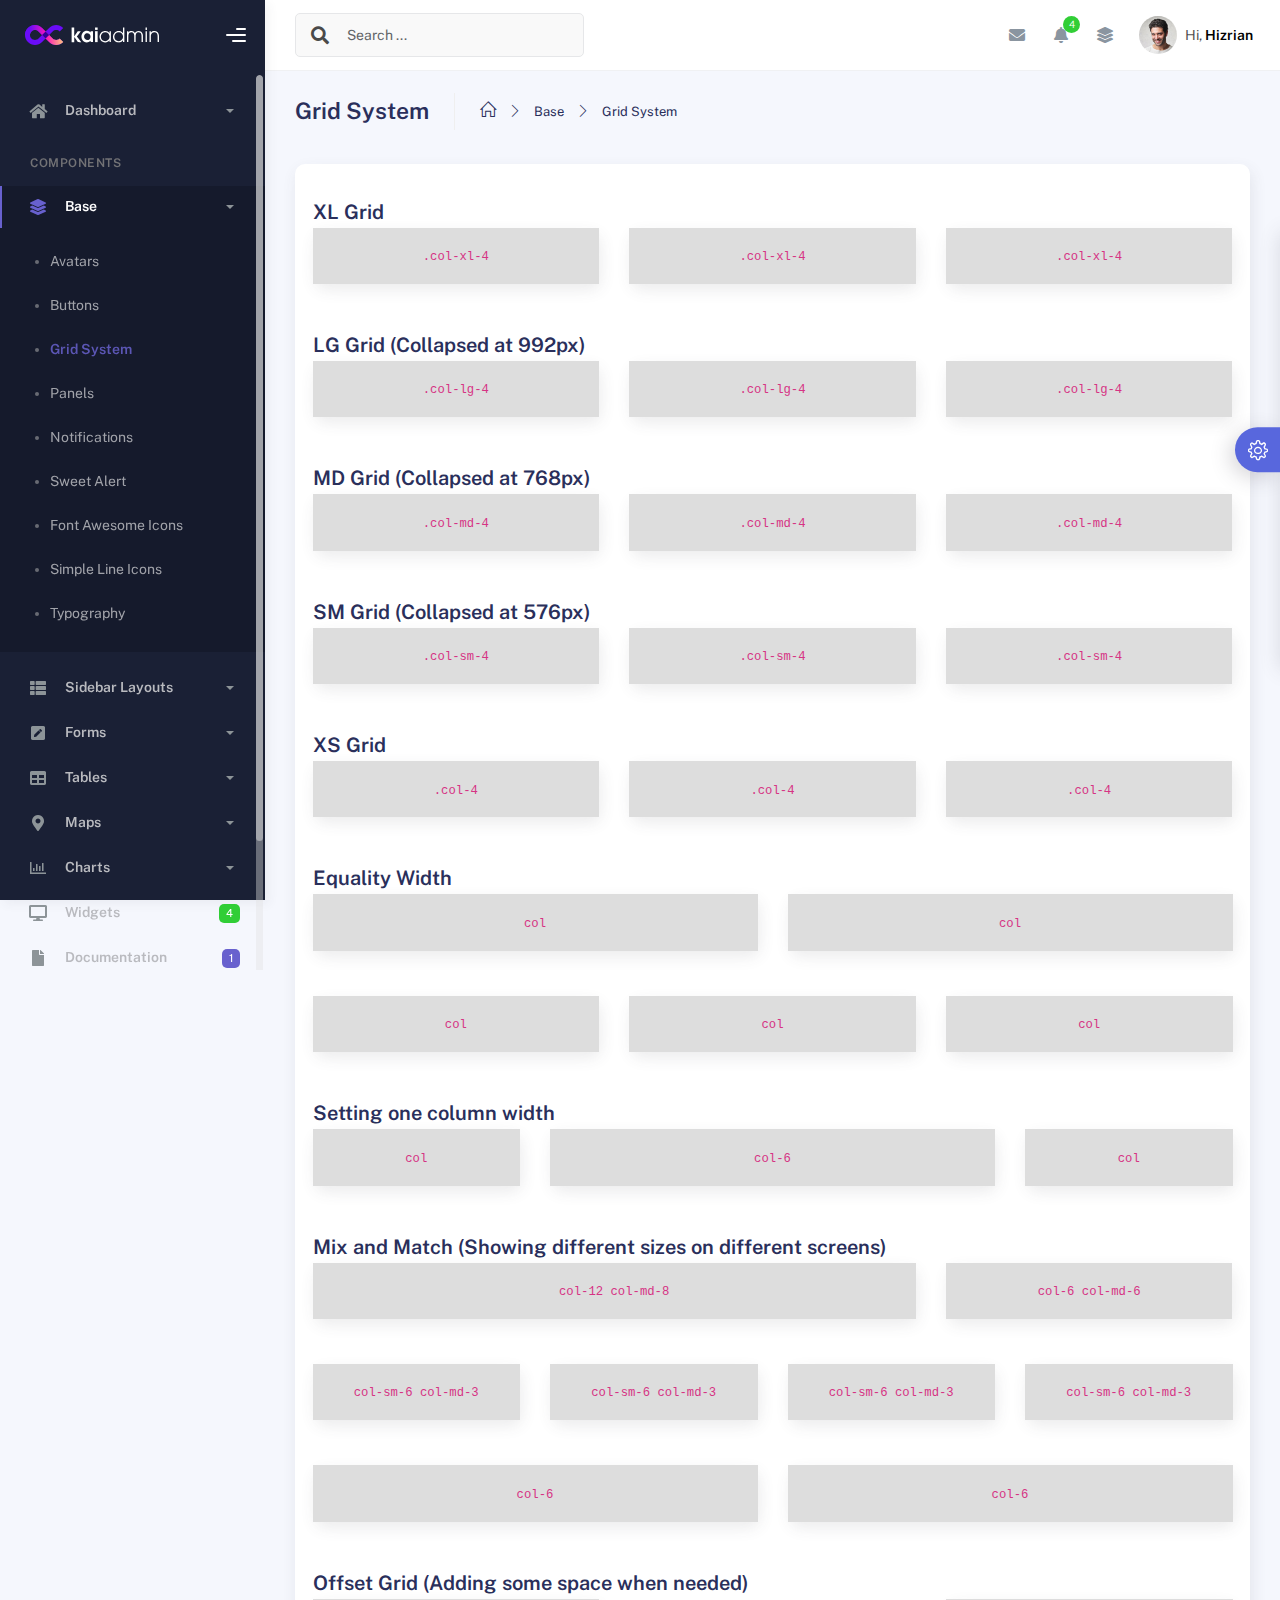
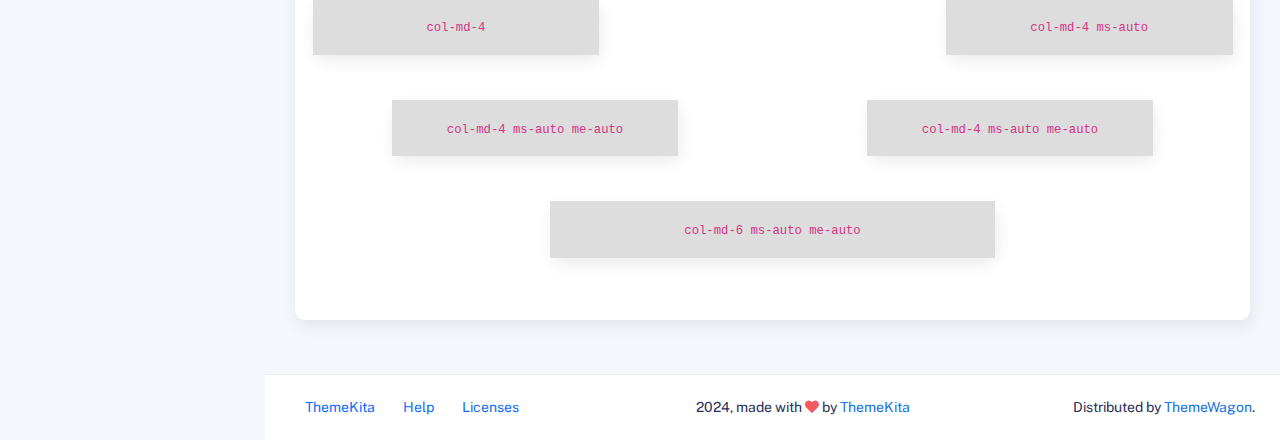
<file: kaiadmin-lite-1.2.0/kaiadmin-lite-1.2.0/components/gridsystem.html>
<!DOCTYPE html>
<html lang="en">
  <head>
    <meta http-equiv="X-UA-Compatible" content="IE=edge" />
    <title>Grid System - Kaiadmin Bootstrap 5 Admin Dashboard</title>
    <meta
      content="width=device-width, initial-scale=1.0, shrink-to-fit=no"
      name="viewport"
    />
    <link
      rel="icon"
      href="../assets/img/kaiadmin/favicon.ico"
      type="image/x-icon"
    />

    <!-- Fonts and icons -->
    <script src="../assets/js/plugin/webfont/webfont.min.js"></script>
    <script>
      WebFont.load({
        google: { families: ["Public Sans:300,400,500,600,700"] },
        custom: {
          families: [
            "Font Awesome 5 Solid",
            "Font Awesome 5 Regular",
            "Font Awesome 5 Brands",
            "simple-line-icons",
          ],
          urls: ["../assets/css/fonts.min.css"],
        },
        active: function () {
          sessionStorage.fonts = true;
        },
      });
    </script>

    <!-- CSS Files -->
    <link rel="stylesheet" href="../assets/css/bootstrap.min.css" />
    <link rel="stylesheet" href="../assets/css/plugins.min.css" />
    <link rel="stylesheet" href="../assets/css/kaiadmin.min.css" />

    <!-- CSS Just for demo purpose, don't include it in your project -->
    <link rel="stylesheet" href="../assets/css/demo.css" />
  </head>
  <body>
    <div class="wrapper">
      <!-- Sidebar -->
      <div class="sidebar" data-background-color="dark">
        <div class="sidebar-logo">
          <!-- Logo Header -->
          <div class="logo-header" data-background-color="dark">
            <a href="../index.html" class="logo">
              <img
                src="../assets/img/kaiadmin/logo_light.svg"
                alt="navbar brand"
                class="navbar-brand"
                height="20"
              />
            </a>
            <div class="nav-toggle">
              <button class="btn btn-toggle toggle-sidebar">
                <i class="gg-menu-right"></i>
              </button>
              <button class="btn btn-toggle sidenav-toggler">
                <i class="gg-menu-left"></i>
              </button>
            </div>
            <button class="topbar-toggler more">
              <i class="gg-more-vertical-alt"></i>
            </button>
          </div>
          <!-- End Logo Header -->
        </div>
        <div class="sidebar-wrapper scrollbar scrollbar-inner">
          <div class="sidebar-content">
            <ul class="nav nav-secondary">
              <li class="nav-item">
                <a
                  data-bs-toggle="collapse"
                  href="#dashboard"
                  class="collapsed"
                  aria-expanded="false"
                >
                  <i class="fas fa-home"></i>
                  <p>Dashboard</p>
                  <span class="caret"></span>
                </a>
                <div class="collapse" id="dashboard">
                  <ul class="nav nav-collapse">
                    <li>
                      <a href="../../demo1/index.html">
                        <span class="sub-item">Dashboard 1</span>
                      </a>
                    </li>
                  </ul>
                </div>
              </li>
              <li class="nav-section">
                <span class="sidebar-mini-icon">
                  <i class="fa fa-ellipsis-h"></i>
                </span>
                <h4 class="text-section">Components</h4>
              </li>
              <li class="nav-item active submenu">
                <a data-bs-toggle="collapse" href="#base">
                  <i class="fas fa-layer-group"></i>
                  <p>Base</p>
                  <span class="caret"></span>
                </a>
                <div class="collapse show" id="base">
                  <ul class="nav nav-collapse">
                    <li>
                      <a href="../components/avatars.html">
                        <span class="sub-item">Avatars</span>
                      </a>
                    </li>
                    <li>
                      <a href="../components/buttons.html">
                        <span class="sub-item">Buttons</span>
                      </a>
                    </li>
                    <li class="active">
                      <a href="../components/gridsystem.html">
                        <span class="sub-item">Grid System</span>
                      </a>
                    </li>
                    <li>
                      <a href="../components/panels.html">
                        <span class="sub-item">Panels</span>
                      </a>
                    </li>
                    <li>
                      <a href="../components/notifications.html">
                        <span class="sub-item">Notifications</span>
                      </a>
                    </li>
                    <li>
                      <a href="../components/sweetalert.html">
                        <span class="sub-item">Sweet Alert</span>
                      </a>
                    </li>
                    <li>
                      <a href="../components/font-awesome-icons.html">
                        <span class="sub-item">Font Awesome Icons</span>
                      </a>
                    </li>
                    <li>
                      <a href="../components/simple-line-icons.html">
                        <span class="sub-item">Simple Line Icons</span>
                      </a>
                    </li>
                    <li>
                      <a href="../components/typography.html">
                        <span class="sub-item">Typography</span>
                      </a>
                    </li>
                  </ul>
                </div>
              </li>
              <li class="nav-item">
                <a data-bs-toggle="collapse" href="#sidebarLayouts">
                  <i class="fas fa-th-list"></i>
                  <p>Sidebar Layouts</p>
                  <span class="caret"></span>
                </a>
                <div class="collapse" id="sidebarLayouts">
                  <ul class="nav nav-collapse">
                    <li>
                      <a href="../sidebar-style-2.html">
                        <span class="sub-item">Sidebar Style 2</span>
                      </a>
                    </li>
                    <li>
                      <a href="../icon-menu.html">
                        <span class="sub-item">Icon Menu</span>
                      </a>
                    </li>
                  </ul>
                </div>
              </li>
              <li class="nav-item">
                <a data-bs-toggle="collapse" href="#forms">
                  <i class="fas fa-pen-square"></i>
                  <p>Forms</p>
                  <span class="caret"></span>
                </a>
                <div class="collapse" id="forms">
                  <ul class="nav nav-collapse">
                    <li>
                      <a href="../forms/forms.html">
                        <span class="sub-item">Basic Form</span>
                      </a>
                    </li>
                  </ul>
                </div>
              </li>
              <li class="nav-item">
                <a data-bs-toggle="collapse" href="#tables">
                  <i class="fas fa-table"></i>
                  <p>Tables</p>
                  <span class="caret"></span>
                </a>
                <div class="collapse" id="tables">
                  <ul class="nav nav-collapse">
                    <li>
                      <a href="../tables/tables.html">
                        <span class="sub-item">Basic Table</span>
                      </a>
                    </li>
                    <li>
                      <a href="../tables/datatables.html">
                        <span class="sub-item">Datatables</span>
                      </a>
                    </li>
                  </ul>
                </div>
              </li>
              <li class="nav-item">
                <a data-bs-toggle="collapse" href="#maps">
                  <i class="fas fa-map-marker-alt"></i>
                  <p>Maps</p>
                  <span class="caret"></span>
                </a>
                <div class="collapse" id="maps">
                  <ul class="nav nav-collapse">
                    <li>
                      <a href="../maps/googlemaps.html">
                        <span class="sub-item">Google Maps</span>
                      </a>
                    </li>
                    <li>
                      <a href="../maps/jsvectormap.html">
                        <span class="sub-item">Jsvectormap</span>
                      </a>
                    </li>
                  </ul>
                </div>
              </li>
              <li class="nav-item">
                <a data-bs-toggle="collapse" href="#charts">
                  <i class="far fa-chart-bar"></i>
                  <p>Charts</p>
                  <span class="caret"></span>
                </a>
                <div class="collapse" id="charts">
                  <ul class="nav nav-collapse">
                    <li>
                      <a href="../charts/charts.html">
                        <span class="sub-item">Chart Js</span>
                      </a>
                    </li>
                    <li>
                      <a href="../charts/sparkline.html">
                        <span class="sub-item">Sparkline</span>
                      </a>
                    </li>
                  </ul>
                </div>
              </li>
              <li class="nav-item">
                <a href="../widgets.html">
                  <i class="fas fa-desktop"></i>
                  <p>Widgets</p>
                  <span class="badge badge-success">4</span>
                </a>
              </li>
              <li class="nav-item">
                <a href="../../../documentation/index.html">
                  <i class="fas fa-file"></i>
                  <p>Documentation</p>
                  <span class="badge badge-secondary">1</span>
                </a>
              </li>
              <li class="nav-item">
                <a data-bs-toggle="collapse" href="#submenu">
                  <i class="fas fa-bars"></i>
                  <p>Menu Levels</p>
                  <span class="caret"></span>
                </a>
                <div class="collapse" id="submenu">
                  <ul class="nav nav-collapse">
                    <li>
                      <a data-bs-toggle="collapse" href="#subnav1">
                        <span class="sub-item">Level 1</span>
                        <span class="caret"></span>
                      </a>
                      <div class="collapse" id="subnav1">
                        <ul class="nav nav-collapse subnav">
                          <li>
                            <a href="#">
                              <span class="sub-item">Level 2</span>
                            </a>
                          </li>
                          <li>
                            <a href="#">
                              <span class="sub-item">Level 2</span>
                            </a>
                          </li>
                        </ul>
                      </div>
                    </li>
                    <li>
                      <a data-bs-toggle="collapse" href="#subnav2">
                        <span class="sub-item">Level 1</span>
                        <span class="caret"></span>
                      </a>
                      <div class="collapse" id="subnav2">
                        <ul class="nav nav-collapse subnav">
                          <li>
                            <a href="#">
                              <span class="sub-item">Level 2</span>
                            </a>
                          </li>
                        </ul>
                      </div>
                    </li>
                    <li>
                      <a href="#">
                        <span class="sub-item">Level 1</span>
                      </a>
                    </li>
                  </ul>
                </div>
              </li>
            </ul>
          </div>
        </div>
      </div>
      <!-- End Sidebar -->

      <div class="main-panel">
        <div class="main-header">
          <div class="main-header-logo">
            <!-- Logo Header -->
            <div class="logo-header" data-background-color="dark">
              <a href="../index.html" class="logo">
                <img
                  src="../assets/img/kaiadmin/logo_light.svg"
                  alt="navbar brand"
                  class="navbar-brand"
                  height="20"
                />
              </a>
              <div class="nav-toggle">
                <button class="btn btn-toggle toggle-sidebar">
                  <i class="gg-menu-right"></i>
                </button>
                <button class="btn btn-toggle sidenav-toggler">
                  <i class="gg-menu-left"></i>
                </button>
              </div>
              <button class="topbar-toggler more">
                <i class="gg-more-vertical-alt"></i>
              </button>
            </div>
            <!-- End Logo Header -->
          </div>
          <!-- Navbar Header -->
          <nav
            class="navbar navbar-header navbar-header-transparent navbar-expand-lg border-bottom"
          >
            <div class="container-fluid">
              <nav
                class="navbar navbar-header-left navbar-expand-lg navbar-form nav-search p-0 d-none d-lg-flex"
              >
                <div class="input-group">
                  <div class="input-group-prepend">
                    <button type="submit" class="btn btn-search pe-1">
                      <i class="fa fa-search search-icon"></i>
                    </button>
                  </div>
                  <input
                    type="text"
                    placeholder="Search ..."
                    class="form-control"
                  />
                </div>
              </nav>

              <ul class="navbar-nav topbar-nav ms-md-auto align-items-center">
                <li
                  class="nav-item topbar-icon dropdown hidden-caret d-flex d-lg-none"
                >
                  <a
                    class="nav-link dropdown-toggle"
                    data-bs-toggle="dropdown"
                    href="#"
                    role="button"
                    aria-expanded="false"
                    aria-haspopup="true"
                  >
                    <i class="fa fa-search"></i>
                  </a>
                  <ul class="dropdown-menu dropdown-search animated fadeIn">
                    <form class="navbar-left navbar-form nav-search">
                      <div class="input-group">
                        <input
                          type="text"
                          placeholder="Search ..."
                          class="form-control"
                        />
                      </div>
                    </form>
                  </ul>
                </li>
                <li class="nav-item topbar-icon dropdown hidden-caret">
                  <a
                    class="nav-link dropdown-toggle"
                    href="#"
                    id="messageDropdown"
                    role="button"
                    data-bs-toggle="dropdown"
                    aria-haspopup="true"
                    aria-expanded="false"
                  >
                    <i class="fa fa-envelope"></i>
                  </a>
                  <ul
                    class="dropdown-menu messages-notif-box animated fadeIn"
                    aria-labelledby="messageDropdown"
                  >
                    <li>
                      <div
                        class="dropdown-title d-flex justify-content-between align-items-center"
                      >
                        Messages
                        <a href="#" class="small">Mark all as read</a>
                      </div>
                    </li>
                    <li>
                      <div class="message-notif-scroll scrollbar-outer">
                        <div class="notif-center">
                          <a href="#">
                            <div class="notif-img">
                              <img
                                src="../assets/img/jm_denis.jpg"
                                alt="Img Profile"
                              />
                            </div>
                            <div class="notif-content">
                              <span class="subject">Jimmy Denis</span>
                              <span class="block"> How are you ? </span>
                              <span class="time">5 minutes ago</span>
                            </div>
                          </a>
                          <a href="#">
                            <div class="notif-img">
                              <img
                                src="../assets/img/chadengle.jpg"
                                alt="Img Profile"
                              />
                            </div>
                            <div class="notif-content">
                              <span class="subject">Chad</span>
                              <span class="block"> Ok, Thanks ! </span>
                              <span class="time">12 minutes ago</span>
                            </div>
                          </a>
                          <a href="#">
                            <div class="notif-img">
                              <img
                                src="../assets/img/mlane.jpg"
                                alt="Img Profile"
                              />
                            </div>
                            <div class="notif-content">
                              <span class="subject">Jhon Doe</span>
                              <span class="block">
                                Ready for the meeting today...
                              </span>
                              <span class="time">12 minutes ago</span>
                            </div>
                          </a>
                          <a href="#">
                            <div class="notif-img">
                              <img
                                src="../assets/img/talha.jpg"
                                alt="Img Profile"
                              />
                            </div>
                            <div class="notif-content">
                              <span class="subject">Talha</span>
                              <span class="block"> Hi, Apa Kabar ? </span>
                              <span class="time">17 minutes ago</span>
                            </div>
                          </a>
                        </div>
                      </div>
                    </li>
                    <li>
                      <a class="see-all" href="javascript:void(0);"
                        >See all messages<i class="fa fa-angle-right"></i>
                      </a>
                    </li>
                  </ul>
                </li>
                <li class="nav-item topbar-icon dropdown hidden-caret">
                  <a
                    class="nav-link dropdown-toggle"
                    href="#"
                    id="notifDropdown"
                    role="button"
                    data-bs-toggle="dropdown"
                    aria-haspopup="true"
                    aria-expanded="false"
                  >
                    <i class="fa fa-bell"></i>
                    <span class="notification">4</span>
                  </a>
                  <ul
                    class="dropdown-menu notif-box animated fadeIn"
                    aria-labelledby="notifDropdown"
                  >
                    <li>
                      <div class="dropdown-title">
                        You have 4 new notification
                      </div>
                    </li>
                    <li>
                      <div class="notif-scroll scrollbar-outer">
                        <div class="notif-center">
                          <a href="#">
                            <div class="notif-icon notif-primary">
                              <i class="fa fa-user-plus"></i>
                            </div>
                            <div class="notif-content">
                              <span class="block"> New user registered </span>
                              <span class="time">5 minutes ago</span>
                            </div>
                          </a>
                          <a href="#">
                            <div class="notif-icon notif-success">
                              <i class="fa fa-comment"></i>
                            </div>
                            <div class="notif-content">
                              <span class="block">
                                Rahmad commented on Admin
                              </span>
                              <span class="time">12 minutes ago</span>
                            </div>
                          </a>
                          <a href="#">
                            <div class="notif-img">
                              <img
                                src="../assets/img/profile2.jpg"
                                alt="Img Profile"
                              />
                            </div>
                            <div class="notif-content">
                              <span class="block">
                                Reza send messages to you
                              </span>
                              <span class="time">12 minutes ago</span>
                            </div>
                          </a>
                          <a href="#">
                            <div class="notif-icon notif-danger">
                              <i class="fa fa-heart"></i>
                            </div>
                            <div class="notif-content">
                              <span class="block"> Farrah liked Admin </span>
                              <span class="time">17 minutes ago</span>
                            </div>
                          </a>
                        </div>
                      </div>
                    </li>
                    <li>
                      <a class="see-all" href="javascript:void(0);"
                        >See all notifications<i class="fa fa-angle-right"></i>
                      </a>
                    </li>
                  </ul>
                </li>
                <li class="nav-item topbar-icon dropdown hidden-caret">
                  <a
                    class="nav-link"
                    data-bs-toggle="dropdown"
                    href="#"
                    aria-expanded="false"
                  >
                    <i class="fas fa-layer-group"></i>
                  </a>
                  <div class="dropdown-menu quick-actions animated fadeIn">
                    <div class="quick-actions-header">
                      <span class="title mb-1">Quick Actions</span>
                      <span class="subtitle op-7">Shortcuts</span>
                    </div>
                    <div class="quick-actions-scroll scrollbar-outer">
                      <div class="quick-actions-items">
                        <div class="row m-0">
                          <a class="col-6 col-md-4 p-0" href="#">
                            <div class="quick-actions-item">
                              <div class="avatar-item bg-danger rounded-circle">
                                <i class="far fa-calendar-alt"></i>
                              </div>
                              <span class="text">Calendar</span>
                            </div>
                          </a>
                          <a class="col-6 col-md-4 p-0" href="#">
                            <div class="quick-actions-item">
                              <div
                                class="avatar-item bg-warning rounded-circle"
                              >
                                <i class="fas fa-map"></i>
                              </div>
                              <span class="text">Maps</span>
                            </div>
                          </a>
                          <a class="col-6 col-md-4 p-0" href="#">
                            <div class="quick-actions-item">
                              <div class="avatar-item bg-info rounded-circle">
                                <i class="fas fa-file-excel"></i>
                              </div>
                              <span class="text">Reports</span>
                            </div>
                          </a>
                          <a class="col-6 col-md-4 p-0" href="#">
                            <div class="quick-actions-item">
                              <div
                                class="avatar-item bg-success rounded-circle"
                              >
                                <i class="fas fa-envelope"></i>
                              </div>
                              <span class="text">Emails</span>
                            </div>
                          </a>
                          <a class="col-6 col-md-4 p-0" href="#">
                            <div class="quick-actions-item">
                              <div
                                class="avatar-item bg-primary rounded-circle"
                              >
                                <i class="fas fa-file-invoice-dollar"></i>
                              </div>
                              <span class="text">Invoice</span>
                            </div>
                          </a>
                          <a class="col-6 col-md-4 p-0" href="#">
                            <div class="quick-actions-item">
                              <div
                                class="avatar-item bg-secondary rounded-circle"
                              >
                                <i class="fas fa-credit-card"></i>
                              </div>
                              <span class="text">Payments</span>
                            </div>
                          </a>
                        </div>
                      </div>
                    </div>
                  </div>
                </li>

                <li class="nav-item topbar-user dropdown hidden-caret">
                  <a
                    class="dropdown-toggle profile-pic"
                    data-bs-toggle="dropdown"
                    href="#"
                    aria-expanded="false"
                  >
                    <div class="avatar-sm">
                      <img
                        src="../assets/img/profile.jpg"
                        alt="..."
                        class="avatar-img rounded-circle"
                      />
                    </div>
                    <span class="profile-username">
                      <span class="op-7">Hi,</span>
                      <span class="fw-bold">Hizrian</span>
                    </span>
                  </a>
                  <ul class="dropdown-menu dropdown-user animated fadeIn">
                    <div class="dropdown-user-scroll scrollbar-outer">
                      <li>
                        <div class="user-box">
                          <div class="avatar-lg">
                            <img
                              src="../assets/img/profile.jpg"
                              alt="image profile"
                              class="avatar-img rounded"
                            />
                          </div>
                          <div class="u-text">
                            <h4>Hizrian</h4>
                            <p class="text-muted">hello@example.com</p>
                            <a
                              href="profile.html"
                              class="btn btn-xs btn-secondary btn-sm"
                              >View Profile</a
                            >
                          </div>
                        </div>
                      </li>
                      <li>
                        <div class="dropdown-divider"></div>
                        <a class="dropdown-item" href="#">My Profile</a>
                        <a class="dropdown-item" href="#">My Balance</a>
                        <a class="dropdown-item" href="#">Inbox</a>
                        <div class="dropdown-divider"></div>
                        <a class="dropdown-item" href="#">Account Setting</a>
                        <div class="dropdown-divider"></div>
                        <a class="dropdown-item" href="#">Logout</a>
                      </li>
                    </div>
                  </ul>
                </li>
              </ul>
            </div>
          </nav>
          <!-- End Navbar -->
        </div>

        <div class="container">
          <div class="page-inner">
            <div class="page-header">
              <h3 class="fw-bold mb-3">Grid System</h3>
              <ul class="breadcrumbs mb-3">
                <li class="nav-home">
                  <a href="#">
                    <i class="icon-home"></i>
                  </a>
                </li>
                <li class="separator">
                  <i class="icon-arrow-right"></i>
                </li>
                <li class="nav-item">
                  <a href="#">Base</a>
                </li>
                <li class="separator">
                  <i class="icon-arrow-right"></i>
                </li>
                <li class="nav-item">
                  <a href="#">Grid System</a>
                </li>
              </ul>
            </div>
            <div class="card">
              <div class="card-body">
                <h4 class="card-title mt-3">XL Grid</h4>
                <div class="row row-demo-grid">
                  <div class="col-xl-4">
                    <div class="card">
                      <div class="card-body"><code>.col-xl-4</code></div>
                    </div>
                  </div>
                  <div class="col-xl-4">
                    <div class="card">
                      <div class="card-body"><code>.col-xl-4</code></div>
                    </div>
                  </div>
                  <div class="col-xl-4">
                    <div class="card">
                      <div class="card-body"><code>.col-xl-4</code></div>
                    </div>
                  </div>
                </div>

                <h4 class="card-title">LG Grid (Collapsed at 992px)</h4>
                <div class="row row-demo-grid">
                  <div class="col-lg-4">
                    <div class="card">
                      <div class="card-body"><code>.col-lg-4</code></div>
                    </div>
                  </div>
                  <div class="col-lg-4">
                    <div class="card">
                      <div class="card-body"><code>.col-lg-4</code></div>
                    </div>
                  </div>
                  <div class="col-lg-4">
                    <div class="card">
                      <div class="card-body"><code>.col-lg-4</code></div>
                    </div>
                  </div>
                </div>

                <h4 class="card-title">MD Grid (Collapsed at 768px)</h4>
                <div class="row row-demo-grid">
                  <div class="col-md-4">
                    <div class="card">
                      <div class="card-body"><code>.col-md-4</code></div>
                    </div>
                  </div>
                  <div class="col-md-4">
                    <div class="card">
                      <div class="card-body"><code>.col-md-4</code></div>
                    </div>
                  </div>
                  <div class="col-md-4">
                    <div class="card">
                      <div class="card-body"><code>.col-md-4</code></div>
                    </div>
                  </div>
                </div>

                <h4 class="card-title">SM Grid (Collapsed at 576px)</h4>
                <div class="row row-demo-grid">
                  <div class="col-sm-4">
                    <div class="card">
                      <div class="card-body"><code>.col-sm-4</code></div>
                    </div>
                  </div>
                  <div class="col-sm-4">
                    <div class="card">
                      <div class="card-body"><code>.col-sm-4</code></div>
                    </div>
                  </div>
                  <div class="col-sm-4">
                    <div class="card">
                      <div class="card-body"><code>.col-sm-4</code></div>
                    </div>
                  </div>
                </div>

                <h4 class="card-title">XS Grid</h4>
                <div class="row row-demo-grid">
                  <div class="col-4">
                    <div class="card">
                      <div class="card-body"><code>.col-4</code></div>
                    </div>
                  </div>
                  <div class="col-4">
                    <div class="card">
                      <div class="card-body"><code>.col-4</code></div>
                    </div>
                  </div>
                  <div class="col-4">
                    <div class="card">
                      <div class="card-body"><code>.col-4</code></div>
                    </div>
                  </div>
                </div>

                <h4 class="card-title">Equality Width</h4>
                <div class="row row-demo-grid">
                  <div class="col">
                    <div class="card">
                      <div class="card-body"><code>col</code></div>
                    </div>
                  </div>
                  <div class="col">
                    <div class="card">
                      <div class="card-body"><code>col</code></div>
                    </div>
                  </div>
                </div>
                <div class="row row-demo-grid">
                  <div class="col">
                    <div class="card">
                      <div class="card-body"><code>col</code></div>
                    </div>
                  </div>
                  <div class="col">
                    <div class="card">
                      <div class="card-body"><code>col</code></div>
                    </div>
                  </div>
                  <div class="col">
                    <div class="card">
                      <div class="card-body"><code>col</code></div>
                    </div>
                  </div>
                </div>

                <h4 class="card-title">Setting one column width</h4>
                <div class="row row-demo-grid">
                  <div class="col">
                    <div class="card">
                      <div class="card-body"><code>col</code></div>
                    </div>
                  </div>
                  <div class="col-6">
                    <div class="card">
                      <div class="card-body"><code>col-6</code></div>
                    </div>
                  </div>
                  <div class="col">
                    <div class="card">
                      <div class="card-body"><code>col</code></div>
                    </div>
                  </div>
                </div>

                <h4 class="card-title">
                  Mix and Match (Showing different sizes on different screens)
                </h4>
                <!-- Stack the columns on mobile by making one full-width and the other half-width -->
                <div class="row row-demo-grid">
                  <div class="col-12 col-md-8">
                    <div class="card">
                      <div class="card-body"><code>col-12 col-md-8</code></div>
                    </div>
                  </div>
                  <div class="col-6 col-md-4">
                    <div class="card">
                      <div class="card-body"><code>col-6 col-md-6</code></div>
                    </div>
                  </div>
                </div>

                <!-- Columns start at 50% wide on mobile and bump up to 33.3% wide on desktop -->
                <div class="row row-demo-grid">
                  <div class="col-sm-6 col-md-3">
                    <div class="card">
                      <div class="card-body">
                        <code>col-sm-6 col-md-3</code>
                      </div>
                    </div>
                  </div>
                  <div class="col-sm-6 col-md-3">
                    <div class="card">
                      <div class="card-body">
                        <code>col-sm-6 col-md-3</code>
                      </div>
                    </div>
                  </div>
                  <div class="col-sm-6 col-md-3">
                    <div class="card">
                      <div class="card-body">
                        <code>col-sm-6 col-md-3</code>
                      </div>
                    </div>
                  </div>
                  <div class="col-sm-6 col-md-3">
                    <div class="card">
                      <div class="card-body">
                        <code>col-sm-6 col-md-3</code>
                      </div>
                    </div>
                  </div>
                </div>

                <!-- Columns are always 50% wide, on mobile and desktop -->
                <div class="row row-demo-grid">
                  <div class="col-6">
                    <div class="card">
                      <div class="card-body"><code>col-6</code></div>
                    </div>
                  </div>
                  <div class="col-6">
                    <div class="card">
                      <div class="card-body"><code>col-6</code></div>
                    </div>
                  </div>
                </div>

                <h4 class="card-title">
                  Offset Grid (Adding some space when needed)
                </h4>
                <div class="row row-demo-grid">
                  <div class="col-md-4">
                    <div class="card">
                      <div class="card-body text-center">
                        <code>col-md-4</code>
                      </div>
                    </div>
                  </div>
                  <div class="col-md-4 ms-auto">
                    <div class="card">
                      <div class="card-body text-center">
                        <code>col-md-4 ms-auto</code>
                      </div>
                    </div>
                  </div>
                </div>

                <div class="row row-demo-grid">
                  <div class="col-md-4 ms-auto me-auto">
                    <div class="card">
                      <div class="card-body text-center">
                        <code>col-md-4 ms-auto me-auto</code>
                      </div>
                    </div>
                  </div>
                  <div class="col-md-4 ms-auto me-auto">
                    <div class="card">
                      <div class="card-body text-center">
                        <code>col-md-4 ms-auto me-auto</code>
                      </div>
                    </div>
                  </div>
                </div>

                <div class="row row-demo-grid">
                  <div class="col-md-6 ms-auto me-auto">
                    <div class="card">
                      <div class="card-body text-center">
                        <code>col-md-6 ms-auto me-auto</code>
                      </div>
                    </div>
                  </div>
                </div>
              </div>
            </div>
          </div>

        <footer class="footer">
          <div class="container-fluid d-flex justify-content-between">
            <nav class="pull-left">
              <ul class="nav">
                <li class="nav-item">
                  <a class="nav-link" href="http://www.themekita.com">
                    ThemeKita
                  </a>
                </li>
                <li class="nav-item">
                  <a class="nav-link" href="#"> Help </a>
                </li>
                <li class="nav-item">
                  <a class="nav-link" href="#"> Licenses </a>
                </li>
              </ul>
            </nav>
            <div class="copyright">
              2024, made with <i class="fa fa-heart heart text-danger"></i> by
              <a href="http://www.themekita.com">ThemeKita</a>
            </div>
            <div>
              Distributed by
              <a target="_blank" href="https://themewagon.com/">ThemeWagon</a>.
            </div>
          </div>
        </footer>
      </div>

      <!-- Custom template | don't include it in your project! -->
      <div class="custom-template">
        <div class="title">Settings</div>
        <div class="custom-content">
          <div class="switcher">
            <div class="switch-block">
              <h4>Logo Header</h4>
              <div class="btnSwitch">
                <button
                  type="button"
                  class="selected changeLogoHeaderColor"
                  data-color="dark"
                ></button>
                <button
                  type="button"
                  class="selected changeLogoHeaderColor"
                  data-color="blue"
                ></button>
                <button
                  type="button"
                  class="changeLogoHeaderColor"
                  data-color="purple"
                ></button>
                <button
                  type="button"
                  class="changeLogoHeaderColor"
                  data-color="light-blue"
                ></button>
                <button
                  type="button"
                  class="changeLogoHeaderColor"
                  data-color="green"
                ></button>
                <button
                  type="button"
                  class="changeLogoHeaderColor"
                  data-color="orange"
                ></button>
                <button
                  type="button"
                  class="changeLogoHeaderColor"
                  data-color="red"
                ></button>
                <button
                  type="button"
                  class="changeLogoHeaderColor"
                  data-color="white"
                ></button>
                <br />
                <button
                  type="button"
                  class="changeLogoHeaderColor"
                  data-color="dark2"
                ></button>
                <button
                  type="button"
                  class="changeLogoHeaderColor"
                  data-color="blue2"
                ></button>
                <button
                  type="button"
                  class="changeLogoHeaderColor"
                  data-color="purple2"
                ></button>
                <button
                  type="button"
                  class="changeLogoHeaderColor"
                  data-color="light-blue2"
                ></button>
                <button
                  type="button"
                  class="changeLogoHeaderColor"
                  data-color="green2"
                ></button>
                <button
                  type="button"
                  class="changeLogoHeaderColor"
                  data-color="orange2"
                ></button>
                <button
                  type="button"
                  class="changeLogoHeaderColor"
                  data-color="red2"
                ></button>
              </div>
            </div>
            <div class="switch-block">
              <h4>Navbar Header</h4>
              <div class="btnSwitch">
                <button
                  type="button"
                  class="changeTopBarColor"
                  data-color="dark"
                ></button>
                <button
                  type="button"
                  class="changeTopBarColor"
                  data-color="blue"
                ></button>
                <button
                  type="button"
                  class="changeTopBarColor"
                  data-color="purple"
                ></button>
                <button
                  type="button"
                  class="changeTopBarColor"
                  data-color="light-blue"
                ></button>
                <button
                  type="button"
                  class="changeTopBarColor"
                  data-color="green"
                ></button>
                <button
                  type="button"
                  class="changeTopBarColor"
                  data-color="orange"
                ></button>
                <button
                  type="button"
                  class="changeTopBarColor"
                  data-color="red"
                ></button>
                <button
                  type="button"
                  class="changeTopBarColor"
                  data-color="white"
                ></button>
                <br />
                <button
                  type="button"
                  class="changeTopBarColor"
                  data-color="dark2"
                ></button>
                <button
                  type="button"
                  class="selected changeTopBarColor"
                  data-color="blue2"
                ></button>
                <button
                  type="button"
                  class="changeTopBarColor"
                  data-color="purple2"
                ></button>
                <button
                  type="button"
                  class="changeTopBarColor"
                  data-color="light-blue2"
                ></button>
                <button
                  type="button"
                  class="changeTopBarColor"
                  data-color="green2"
                ></button>
                <button
                  type="button"
                  class="changeTopBarColor"
                  data-color="orange2"
                ></button>
                <button
                  type="button"
                  class="changeTopBarColor"
                  data-color="red2"
                ></button>
              </div>
            </div>
            <div class="switch-block">
              <h4>Sidebar</h4>
              <div class="btnSwitch">
                <button
                  type="button"
                  class="selected changeSideBarColor"
                  data-color="white"
                ></button>
                <button
                  type="button"
                  class="changeSideBarColor"
                  data-color="dark"
                ></button>
                <button
                  type="button"
                  class="changeSideBarColor"
                  data-color="dark2"
                ></button>
              </div>
            </div>
          </div>
        </div>
        <div class="custom-toggle">
          <i class="icon-settings"></i>
        </div>
      </div>
      <!-- End Custom template -->
    </div>
    <!--   Core JS Files   -->
    <script src="../assets/js/core/jquery-3.7.1.min.js"></script>
    <script src="../assets/js/core/popper.min.js"></script>
    <script src="../assets/js/core/bootstrap.min.js"></script>

    <!-- jQuery Scrollbar -->
    <script src="../assets/js/plugin/jquery-scrollbar/jquery.scrollbar.min.js"></script>
    <!-- Moment JS -->
    <script src="../assets/js/plugin/moment/moment.min.js"></script>

    <!-- Chart JS -->
    <script src="../assets/js/plugin/chart.js/chart.min.js"></script>

    <!-- jQuery Sparkline -->
    <script src="../assets/js/plugin/jquery.sparkline/jquery.sparkline.min.js"></script>

    <!-- Chart Circle -->
    <script src="../assets/js/plugin/chart-circle/circles.min.js"></script>

    <!-- Datatables -->
    <script src="../assets/js/plugin/datatables/datatables.min.js"></script>

    <!-- Bootstrap Notify -->
    <script src="../assets/js/plugin/bootstrap-notify/bootstrap-notify.min.js"></script>

    <!-- jQuery Vector Maps -->
    <script src="../assets/js/plugin/jsvectormap/jsvectormap.min.js"></script>
    <script src="../assets/js/plugin/jsvectormap/world.js"></script>

    <!-- Sweet Alert -->
    <script src="../assets/js/plugin/sweetalert/sweetalert.min.js"></script>

    <!-- Kaiadmin JS -->
    <script src="../assets/js/kaiadmin.min.js"></script>

    <!-- Kaiadmin DEMO methods, don't include it in your project! -->
    <script src="../assets/js/setting-demo2.js"></script>
  </body>
</html>
</file>
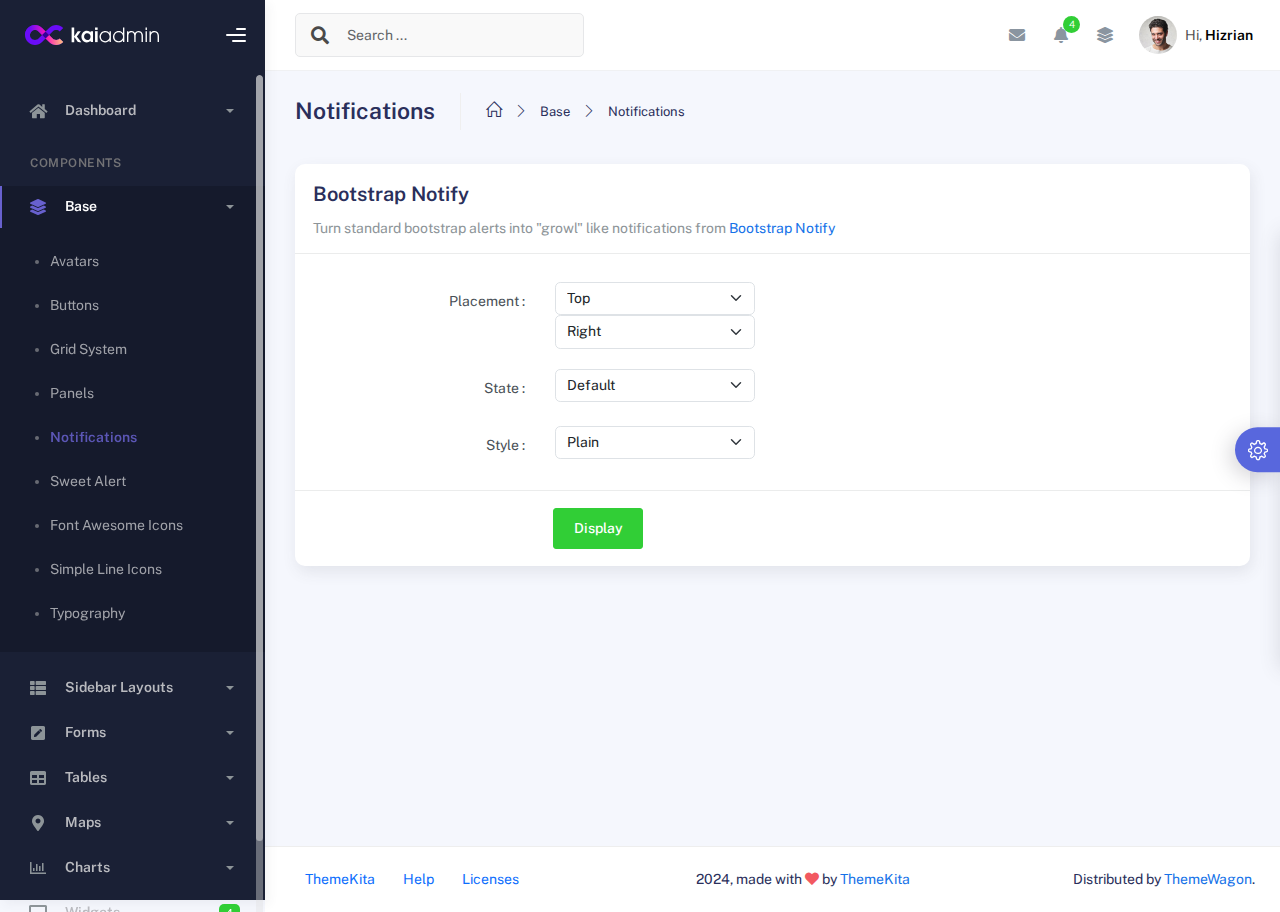
<file: kaiadmin-lite-1.2.0/kaiadmin-lite-1.2.0/components/notifications.html>
<!DOCTYPE html>
<html lang="en">
  <head>
    <meta http-equiv="X-UA-Compatible" content="IE=edge" />
    <title>Notifications - Kaiadmin Bootstrap 5 Admin Dashboard</title>
    <meta
      content="width=device-width, initial-scale=1.0, shrink-to-fit=no"
      name="viewport"
    />
    <link
      rel="icon"
      href="../assets/img/kaiadmin/favicon.ico"
      type="image/x-icon"
    />

    <!-- Fonts and icons -->
    <script src="../assets/js/plugin/webfont/webfont.min.js"></script>
    <script>
      WebFont.load({
        google: { families: ["Public Sans:300,400,500,600,700"] },
        custom: {
          families: [
            "Font Awesome 5 Solid",
            "Font Awesome 5 Regular",
            "Font Awesome 5 Brands",
            "simple-line-icons",
          ],
          urls: ["../assets/css/fonts.min.css"],
        },
        active: function () {
          sessionStorage.fonts = true;
        },
      });
    </script>

    <!-- CSS Files -->
    <link rel="stylesheet" href="../assets/css/bootstrap.min.css" />
    <link rel="stylesheet" href="../assets/css/plugins.min.css" />
    <link rel="stylesheet" href="../assets/css/kaiadmin.min.css" />

    <!-- CSS Just for demo purpose, don't include it in your project -->
    <link rel="stylesheet" href="../assets/css/demo.css" />
  </head>
  <body>
    <div class="wrapper">
      <!-- Sidebar -->
      <div class="sidebar" data-background-color="dark">
        <div class="sidebar-logo">
          <!-- Logo Header -->
          <div class="logo-header" data-background-color="dark">
            <a href="../index.html" class="logo">
              <img
                src="../assets/img/kaiadmin/logo_light.svg"
                alt="navbar brand"
                class="navbar-brand"
                height="20"
              />
            </a>
            <div class="nav-toggle">
              <button class="btn btn-toggle toggle-sidebar">
                <i class="gg-menu-right"></i>
              </button>
              <button class="btn btn-toggle sidenav-toggler">
                <i class="gg-menu-left"></i>
              </button>
            </div>
            <button class="topbar-toggler more">
              <i class="gg-more-vertical-alt"></i>
            </button>
          </div>
          <!-- End Logo Header -->
        </div>
        <div class="sidebar-wrapper scrollbar scrollbar-inner">
          <div class="sidebar-content">
            <ul class="nav nav-secondary">
              <li class="nav-item">
                <a
                  data-bs-toggle="collapse"
                  href="#dashboard"
                  class="collapsed"
                  aria-expanded="false"
                >
                  <i class="fas fa-home"></i>
                  <p>Dashboard</p>
                  <span class="caret"></span>
                </a>
                <div class="collapse" id="dashboard">
                  <ul class="nav nav-collapse">
                    <li>
                      <a href="../../demo1/index.html">
                        <span class="sub-item">Dashboard 1</span>
                      </a>
                    </li>
                  </ul>
                </div>
              </li>
              <li class="nav-section">
                <span class="sidebar-mini-icon">
                  <i class="fa fa-ellipsis-h"></i>
                </span>
                <h4 class="text-section">Components</h4>
              </li>
              <li class="nav-item active submenu">
                <a data-bs-toggle="collapse" href="#base">
                  <i class="fas fa-layer-group"></i>
                  <p>Base</p>
                  <span class="caret"></span>
                </a>
                <div class="collapse show" id="base">
                  <ul class="nav nav-collapse">
                    <li>
                      <a href="../components/avatars.html">
                        <span class="sub-item">Avatars</span>
                      </a>
                    </li>
                    <li>
                      <a href="../components/buttons.html">
                        <span class="sub-item">Buttons</span>
                      </a>
                    </li>
                    <li>
                      <a href="../components/gridsystem.html">
                        <span class="sub-item">Grid System</span>
                      </a>
                    </li>
                    <li>
                      <a href="../components/panels.html">
                        <span class="sub-item">Panels</span>
                      </a>
                    </li>
                    <li class="active">
                      <a href="../components/notifications.html">
                        <span class="sub-item">Notifications</span>
                      </a>
                    </li>
                    <li>
                      <a href="../components/sweetalert.html">
                        <span class="sub-item">Sweet Alert</span>
                      </a>
                    </li>
                    <li>
                      <a href="../components/font-awesome-icons.html">
                        <span class="sub-item">Font Awesome Icons</span>
                      </a>
                    </li>
                    <li>
                      <a href="../components/simple-line-icons.html">
                        <span class="sub-item">Simple Line Icons</span>
                      </a>
                    </li>
                    <li>
                      <a href="../components/typography.html">
                        <span class="sub-item">Typography</span>
                      </a>
                    </li>
                  </ul>
                </div>
              </li>
              <li class="nav-item">
                <a data-bs-toggle="collapse" href="#sidebarLayouts">
                  <i class="fas fa-th-list"></i>
                  <p>Sidebar Layouts</p>
                  <span class="caret"></span>
                </a>
                <div class="collapse" id="sidebarLayouts">
                  <ul class="nav nav-collapse">
                    <li>
                      <a href="../sidebar-style-2.html">
                        <span class="sub-item">Sidebar Style 2</span>
                      </a>
                    </li>
                    <li>
                      <a href="../icon-menu.html">
                        <span class="sub-item">Icon Menu</span>
                      </a>
                    </li>
                  </ul>
                </div>
              </li>
              <li class="nav-item">
                <a data-bs-toggle="collapse" href="#forms">
                  <i class="fas fa-pen-square"></i>
                  <p>Forms</p>
                  <span class="caret"></span>
                </a>
                <div class="collapse" id="forms">
                  <ul class="nav nav-collapse">
                    <li>
                      <a href="../forms/forms.html">
                        <span class="sub-item">Basic Form</span>
                      </a>
                    </li>
                  </ul>
                </div>
              </li>
              <li class="nav-item">
                <a data-bs-toggle="collapse" href="#tables">
                  <i class="fas fa-table"></i>
                  <p>Tables</p>
                  <span class="caret"></span>
                </a>
                <div class="collapse" id="tables">
                  <ul class="nav nav-collapse">
                    <li>
                      <a href="../tables/tables.html">
                        <span class="sub-item">Basic Table</span>
                      </a>
                    </li>
                    <li>
                      <a href="../tables/datatables.html">
                        <span class="sub-item">Datatables</span>
                      </a>
                    </li>
                  </ul>
                </div>
              </li>
              <li class="nav-item">
                <a data-bs-toggle="collapse" href="#maps">
                  <i class="fas fa-map-marker-alt"></i>
                  <p>Maps</p>
                  <span class="caret"></span>
                </a>
                <div class="collapse" id="maps">
                  <ul class="nav nav-collapse">
                    <li>
                      <a href="../maps/googlemaps.html">
                        <span class="sub-item">Google Maps</span>
                      </a>
                    </li>
                    <li>
                      <a href="../maps/jsvectormap.html">
                        <span class="sub-item">Jsvectormap</span>
                      </a>
                    </li>
                  </ul>
                </div>
              </li>
              <li class="nav-item">
                <a data-bs-toggle="collapse" href="#charts">
                  <i class="far fa-chart-bar"></i>
                  <p>Charts</p>
                  <span class="caret"></span>
                </a>
                <div class="collapse" id="charts">
                  <ul class="nav nav-collapse">
                    <li>
                      <a href="../charts/charts.html">
                        <span class="sub-item">Chart Js</span>
                      </a>
                    </li>
                    <li>
                      <a href="../charts/sparkline.html">
                        <span class="sub-item">Sparkline</span>
                      </a>
                    </li>
                  </ul>
                </div>
              </li>
              <li class="nav-item">
                <a href="../widgets.html">
                  <i class="fas fa-desktop"></i>
                  <p>Widgets</p>
                  <span class="badge badge-success">4</span>
                </a>
              </li>
              <li class="nav-item">
                <a href="../../../documentation/index.html">
                  <i class="fas fa-file"></i>
                  <p>Documentation</p>
                  <span class="badge badge-secondary">1</span>
                </a>
              </li>
              <li class="nav-item">
                <a data-bs-toggle="collapse" href="#submenu">
                  <i class="fas fa-bars"></i>
                  <p>Menu Levels</p>
                  <span class="caret"></span>
                </a>
                <div class="collapse" id="submenu">
                  <ul class="nav nav-collapse">
                    <li>
                      <a data-bs-toggle="collapse" href="#subnav1">
                        <span class="sub-item">Level 1</span>
                        <span class="caret"></span>
                      </a>
                      <div class="collapse" id="subnav1">
                        <ul class="nav nav-collapse subnav">
                          <li>
                            <a href="#">
                              <span class="sub-item">Level 2</span>
                            </a>
                          </li>
                          <li>
                            <a href="#">
                              <span class="sub-item">Level 2</span>
                            </a>
                          </li>
                        </ul>
                      </div>
                    </li>
                    <li>
                      <a data-bs-toggle="collapse" href="#subnav2">
                        <span class="sub-item">Level 1</span>
                        <span class="caret"></span>
                      </a>
                      <div class="collapse" id="subnav2">
                        <ul class="nav nav-collapse subnav">
                          <li>
                            <a href="#">
                              <span class="sub-item">Level 2</span>
                            </a>
                          </li>
                        </ul>
                      </div>
                    </li>
                    <li>
                      <a href="#">
                        <span class="sub-item">Level 1</span>
                      </a>
                    </li>
                  </ul>
                </div>
              </li>
            </ul>
          </div>
        </div>
      </div>
      <!-- End Sidebar -->

      <div class="main-panel">
        <div class="main-header">
          <div class="main-header-logo">
            <!-- Logo Header -->
            <div class="logo-header" data-background-color="dark">
              <a href="../index.html" class="logo">
                <img
                  src="../assets/img/kaiadmin/logo_light.svg"
                  alt="navbar brand"
                  class="navbar-brand"
                  height="20"
                />
              </a>
              <div class="nav-toggle">
                <button class="btn btn-toggle toggle-sidebar">
                  <i class="gg-menu-right"></i>
                </button>
                <button class="btn btn-toggle sidenav-toggler">
                  <i class="gg-menu-left"></i>
                </button>
              </div>
              <button class="topbar-toggler more">
                <i class="gg-more-vertical-alt"></i>
              </button>
            </div>
            <!-- End Logo Header -->
          </div>
          <!-- Navbar Header -->
          <nav
            class="navbar navbar-header navbar-header-transparent navbar-expand-lg border-bottom"
          >
            <div class="container-fluid">
              <nav
                class="navbar navbar-header-left navbar-expand-lg navbar-form nav-search p-0 d-none d-lg-flex"
              >
                <div class="input-group">
                  <div class="input-group-prepend">
                    <button type="submit" class="btn btn-search pe-1">
                      <i class="fa fa-search search-icon"></i>
                    </button>
                  </div>
                  <input
                    type="text"
                    placeholder="Search ..."
                    class="form-control"
                  />
                </div>
              </nav>

              <ul class="navbar-nav topbar-nav ms-md-auto align-items-center">
                <li
                  class="nav-item topbar-icon dropdown hidden-caret d-flex d-lg-none"
                >
                  <a
                    class="nav-link dropdown-toggle"
                    data-bs-toggle="dropdown"
                    href="#"
                    role="button"
                    aria-expanded="false"
                    aria-haspopup="true"
                  >
                    <i class="fa fa-search"></i>
                  </a>
                  <ul class="dropdown-menu dropdown-search animated fadeIn">
                    <form class="navbar-left navbar-form nav-search">
                      <div class="input-group">
                        <input
                          type="text"
                          placeholder="Search ..."
                          class="form-control"
                        />
                      </div>
                    </form>
                  </ul>
                </li>
                <li class="nav-item topbar-icon dropdown hidden-caret">
                  <a
                    class="nav-link dropdown-toggle"
                    href="#"
                    id="messageDropdown"
                    role="button"
                    data-bs-toggle="dropdown"
                    aria-haspopup="true"
                    aria-expanded="false"
                  >
                    <i class="fa fa-envelope"></i>
                  </a>
                  <ul
                    class="dropdown-menu messages-notif-box animated fadeIn"
                    aria-labelledby="messageDropdown"
                  >
                    <li>
                      <div
                        class="dropdown-title d-flex justify-content-between align-items-center"
                      >
                        Messages
                        <a href="#" class="small">Mark all as read</a>
                      </div>
                    </li>
                    <li>
                      <div class="message-notif-scroll scrollbar-outer">
                        <div class="notif-center">
                          <a href="#">
                            <div class="notif-img">
                              <img
                                src="../assets/img/jm_denis.jpg"
                                alt="Img Profile"
                              />
                            </div>
                            <div class="notif-content">
                              <span class="subject">Jimmy Denis</span>
                              <span class="block"> How are you ? </span>
                              <span class="time">5 minutes ago</span>
                            </div>
                          </a>
                          <a href="#">
                            <div class="notif-img">
                              <img
                                src="../assets/img/chadengle.jpg"
                                alt="Img Profile"
                              />
                            </div>
                            <div class="notif-content">
                              <span class="subject">Chad</span>
                              <span class="block"> Ok, Thanks ! </span>
                              <span class="time">12 minutes ago</span>
                            </div>
                          </a>
                          <a href="#">
                            <div class="notif-img">
                              <img
                                src="../assets/img/mlane.jpg"
                                alt="Img Profile"
                              />
                            </div>
                            <div class="notif-content">
                              <span class="subject">Jhon Doe</span>
                              <span class="block">
                                Ready for the meeting today...
                              </span>
                              <span class="time">12 minutes ago</span>
                            </div>
                          </a>
                          <a href="#">
                            <div class="notif-img">
                              <img
                                src="../assets/img/talha.jpg"
                                alt="Img Profile"
                              />
                            </div>
                            <div class="notif-content">
                              <span class="subject">Talha</span>
                              <span class="block"> Hi, Apa Kabar ? </span>
                              <span class="time">17 minutes ago</span>
                            </div>
                          </a>
                        </div>
                      </div>
                    </li>
                    <li>
                      <a class="see-all" href="javascript:void(0);"
                        >See all messages<i class="fa fa-angle-right"></i>
                      </a>
                    </li>
                  </ul>
                </li>
                <li class="nav-item topbar-icon dropdown hidden-caret">
                  <a
                    class="nav-link dropdown-toggle"
                    href="#"
                    id="notifDropdown"
                    role="button"
                    data-bs-toggle="dropdown"
                    aria-haspopup="true"
                    aria-expanded="false"
                  >
                    <i class="fa fa-bell"></i>
                    <span class="notification">4</span>
                  </a>
                  <ul
                    class="dropdown-menu notif-box animated fadeIn"
                    aria-labelledby="notifDropdown"
                  >
                    <li>
                      <div class="dropdown-title">
                        You have 4 new notification
                      </div>
                    </li>
                    <li>
                      <div class="notif-scroll scrollbar-outer">
                        <div class="notif-center">
                          <a href="#">
                            <div class="notif-icon notif-primary">
                              <i class="fa fa-user-plus"></i>
                            </div>
                            <div class="notif-content">
                              <span class="block"> New user registered </span>
                              <span class="time">5 minutes ago</span>
                            </div>
                          </a>
                          <a href="#">
                            <div class="notif-icon notif-success">
                              <i class="fa fa-comment"></i>
                            </div>
                            <div class="notif-content">
                              <span class="block">
                                Rahmad commented on Admin
                              </span>
                              <span class="time">12 minutes ago</span>
                            </div>
                          </a>
                          <a href="#">
                            <div class="notif-img">
                              <img
                                src="../assets/img/profile2.jpg"
                                alt="Img Profile"
                              />
                            </div>
                            <div class="notif-content">
                              <span class="block">
                                Reza send messages to you
                              </span>
                              <span class="time">12 minutes ago</span>
                            </div>
                          </a>
                          <a href="#">
                            <div class="notif-icon notif-danger">
                              <i class="fa fa-heart"></i>
                            </div>
                            <div class="notif-content">
                              <span class="block"> Farrah liked Admin </span>
                              <span class="time">17 minutes ago</span>
                            </div>
                          </a>
                        </div>
                      </div>
                    </li>
                    <li>
                      <a class="see-all" href="javascript:void(0);"
                        >See all notifications<i class="fa fa-angle-right"></i>
                      </a>
                    </li>
                  </ul>
                </li>
                <li class="nav-item topbar-icon dropdown hidden-caret">
                  <a
                    class="nav-link"
                    data-bs-toggle="dropdown"
                    href="#"
                    aria-expanded="false"
                  >
                    <i class="fas fa-layer-group"></i>
                  </a>
                  <div class="dropdown-menu quick-actions animated fadeIn">
                    <div class="quick-actions-header">
                      <span class="title mb-1">Quick Actions</span>
                      <span class="subtitle op-7">Shortcuts</span>
                    </div>
                    <div class="quick-actions-scroll scrollbar-outer">
                      <div class="quick-actions-items">
                        <div class="row m-0">
                          <a class="col-6 col-md-4 p-0" href="#">
                            <div class="quick-actions-item">
                              <div class="avatar-item bg-danger rounded-circle">
                                <i class="far fa-calendar-alt"></i>
                              </div>
                              <span class="text">Calendar</span>
                            </div>
                          </a>
                          <a class="col-6 col-md-4 p-0" href="#">
                            <div class="quick-actions-item">
                              <div
                                class="avatar-item bg-warning rounded-circle"
                              >
                                <i class="fas fa-map"></i>
                              </div>
                              <span class="text">Maps</span>
                            </div>
                          </a>
                          <a class="col-6 col-md-4 p-0" href="#">
                            <div class="quick-actions-item">
                              <div class="avatar-item bg-info rounded-circle">
                                <i class="fas fa-file-excel"></i>
                              </div>
                              <span class="text">Reports</span>
                            </div>
                          </a>
                          <a class="col-6 col-md-4 p-0" href="#">
                            <div class="quick-actions-item">
                              <div
                                class="avatar-item bg-success rounded-circle"
                              >
                                <i class="fas fa-envelope"></i>
                              </div>
                              <span class="text">Emails</span>
                            </div>
                          </a>
                          <a class="col-6 col-md-4 p-0" href="#">
                            <div class="quick-actions-item">
                              <div
                                class="avatar-item bg-primary rounded-circle"
                              >
                                <i class="fas fa-file-invoice-dollar"></i>
                              </div>
                              <span class="text">Invoice</span>
                            </div>
                          </a>
                          <a class="col-6 col-md-4 p-0" href="#">
                            <div class="quick-actions-item">
                              <div
                                class="avatar-item bg-secondary rounded-circle"
                              >
                                <i class="fas fa-credit-card"></i>
                              </div>
                              <span class="text">Payments</span>
                            </div>
                          </a>
                        </div>
                      </div>
                    </div>
                  </div>
                </li>

                <li class="nav-item topbar-user dropdown hidden-caret">
                  <a
                    class="dropdown-toggle profile-pic"
                    data-bs-toggle="dropdown"
                    href="#"
                    aria-expanded="false"
                  >
                    <div class="avatar-sm">
                      <img
                        src="../assets/img/profile.jpg"
                        alt="..."
                        class="avatar-img rounded-circle"
                      />
                    </div>
                    <span class="profile-username">
                      <span class="op-7">Hi,</span>
                      <span class="fw-bold">Hizrian</span>
                    </span>
                  </a>
                  <ul class="dropdown-menu dropdown-user animated fadeIn">
                    <div class="dropdown-user-scroll scrollbar-outer">
                      <li>
                        <div class="user-box">
                          <div class="avatar-lg">
                            <img
                              src="../assets/img/profile.jpg"
                              alt="image profile"
                              class="avatar-img rounded"
                            />
                          </div>
                          <div class="u-text">
                            <h4>Hizrian</h4>
                            <p class="text-muted">hello@example.com</p>
                            <a
                              href="profile.html"
                              class="btn btn-xs btn-secondary btn-sm"
                              >View Profile</a
                            >
                          </div>
                        </div>
                      </li>
                      <li>
                        <div class="dropdown-divider"></div>
                        <a class="dropdown-item" href="#">My Profile</a>
                        <a class="dropdown-item" href="#">My Balance</a>
                        <a class="dropdown-item" href="#">Inbox</a>
                        <div class="dropdown-divider"></div>
                        <a class="dropdown-item" href="#">Account Setting</a>
                        <div class="dropdown-divider"></div>
                        <a class="dropdown-item" href="#">Logout</a>
                      </li>
                    </div>
                  </ul>
                </li>
              </ul>
            </div>
          </nav>
          <!-- End Navbar -->
        </div>

        <div class="container">
          <div class="page-inner">
            <div class="page-header">
              <h3 class="fw-bold mb-3">Notifications</h3>
              <ul class="breadcrumbs mb-3">
                <li class="nav-home">
                  <a href="#">
                    <i class="icon-home"></i>
                  </a>
                </li>
                <li class="separator">
                  <i class="icon-arrow-right"></i>
                </li>
                <li class="nav-item">
                  <a href="#">Base</a>
                </li>
                <li class="separator">
                  <i class="icon-arrow-right"></i>
                </li>
                <li class="nav-item">
                  <a href="#">Notifications</a>
                </li>
              </ul>
            </div>
            <div class="row">
              <div class="col-md-12">
                <div class="card">
                  <div class="card-header">
                    <div class="card-title">Bootstrap Notify</div>
                    <div class="card-category">
                      Turn standard bootstrap alerts into "growl" like
                      notifications from
                      <a
                        class="link"
                        href="http://bootstrap-notify.remabledesigns.com/"
                        >Bootstrap Notify</a
                      >
                    </div>
                  </div>
                  <div class="card-body">
                    <div class="form">
                      <div class="form-group form-show-notify row">
                        <div class="col-lg-3 col-md-3 col-sm-4 text-end">
                          <label>Placement :</label>
                        </div>
                        <div class="col-lg-4 col-md-9 col-sm-8">
                          <select
                            class="form-select input-fixed"
                            id="notify_placement_from"
                          >
                            <option value="top">Top</option>
                            <option value="bottom">Bottom</option>
                          </select>
                          <select
                            class="form-select input-fixed"
                            id="notify_placement_align"
                          >
                            <option value="left">Left</option>
                            <option value="right" selected="">Right</option>
                            <option value="center">Center</option>
                          </select>
                        </div>
                      </div>
                      <div class="form-group form-show-notify row">
                        <div class="col-lg-3 col-md-3 col-sm-4 text-end">
                          <label>State :</label>
                        </div>
                        <div class="col-lg-4 col-md-9 col-sm-8">
                          <select
                            class="form-select input-fixed"
                            id="notify_state"
                          >
                            <option value="default">Default</option>
                            <option value="primary">Primary</option>
                            <option value="secondary">Secondary</option>
                            <option value="info">Info</option>
                            <option value="success">Success</option>
                            <option value="warning">Warning</option>
                            <option value="danger">Danger</option>
                          </select>
                        </div>
                      </div>
                      <div class="form-group form-show-notify row">
                        <div class="col-lg-3 col-md-3 col-sm-4 text-end">
                          <label>Style :</label>
                        </div>
                        <div class="col-lg-4 col-md-9 col-sm-8">
                          <select
                            class="form-select input-fixed"
                            id="notify_style"
                          >
                            <option value="plain">Plain</option>
                            <option value="withicon">With Icon</option>
                          </select>
                        </div>
                      </div>
                    </div>
                  </div>
                  <div class="card-footer">
                    <div class="form">
                      <div class="form-group from-show-notify row">
                        <div class="col-lg-3 col-md-3 col-sm-12"></div>
                        <div class="col-lg-4 col-md-9 col-sm-12">
                          <button id="displayNotif" class="btn btn-success">
                            Display
                          </button>
                        </div>
                      </div>
                    </div>
                  </div>
                </div>
              </div>
            </div>
          </div>
        </div>

        <footer class="footer">
          <div class="container-fluid d-flex justify-content-between">
            <nav class="pull-left">
              <ul class="nav">
                <li class="nav-item">
                  <a class="nav-link" href="http://www.themekita.com">
                    ThemeKita
                  </a>
                </li>
                <li class="nav-item">
                  <a class="nav-link" href="#"> Help </a>
                </li>
                <li class="nav-item">
                  <a class="nav-link" href="#"> Licenses </a>
                </li>
              </ul>
            </nav>
            <div class="copyright">
              2024, made with <i class="fa fa-heart heart text-danger"></i> by
              <a href="http://www.themekita.com">ThemeKita</a>
            </div>
            <div>
              Distributed by
              <a target="_blank" href="https://themewagon.com/">ThemeWagon</a>.
            </div>
          </div>
        </footer>
      </div>

      <!-- Custom template | don't include it in your project! -->
      <div class="custom-template">
        <div class="title">Settings</div>
        <div class="custom-content">
          <div class="switcher">
            <div class="switch-block">
              <h4>Logo Header</h4>
              <div class="btnSwitch">
                <button
                  type="button"
                  class="selected changeLogoHeaderColor"
                  data-color="dark"
                ></button>
                <button
                  type="button"
                  class="selected changeLogoHeaderColor"
                  data-color="blue"
                ></button>
                <button
                  type="button"
                  class="changeLogoHeaderColor"
                  data-color="purple"
                ></button>
                <button
                  type="button"
                  class="changeLogoHeaderColor"
                  data-color="light-blue"
                ></button>
                <button
                  type="button"
                  class="changeLogoHeaderColor"
                  data-color="green"
                ></button>
                <button
                  type="button"
                  class="changeLogoHeaderColor"
                  data-color="orange"
                ></button>
                <button
                  type="button"
                  class="changeLogoHeaderColor"
                  data-color="red"
                ></button>
                <button
                  type="button"
                  class="changeLogoHeaderColor"
                  data-color="white"
                ></button>
                <br />
                <button
                  type="button"
                  class="changeLogoHeaderColor"
                  data-color="dark2"
                ></button>
                <button
                  type="button"
                  class="changeLogoHeaderColor"
                  data-color="blue2"
                ></button>
                <button
                  type="button"
                  class="changeLogoHeaderColor"
                  data-color="purple2"
                ></button>
                <button
                  type="button"
                  class="changeLogoHeaderColor"
                  data-color="light-blue2"
                ></button>
                <button
                  type="button"
                  class="changeLogoHeaderColor"
                  data-color="green2"
                ></button>
                <button
                  type="button"
                  class="changeLogoHeaderColor"
                  data-color="orange2"
                ></button>
                <button
                  type="button"
                  class="changeLogoHeaderColor"
                  data-color="red2"
                ></button>
              </div>
            </div>
            <div class="switch-block">
              <h4>Navbar Header</h4>
              <div class="btnSwitch">
                <button
                  type="button"
                  class="changeTopBarColor"
                  data-color="dark"
                ></button>
                <button
                  type="button"
                  class="changeTopBarColor"
                  data-color="blue"
                ></button>
                <button
                  type="button"
                  class="changeTopBarColor"
                  data-color="purple"
                ></button>
                <button
                  type="button"
                  class="changeTopBarColor"
                  data-color="light-blue"
                ></button>
                <button
                  type="button"
                  class="changeTopBarColor"
                  data-color="green"
                ></button>
                <button
                  type="button"
                  class="changeTopBarColor"
                  data-color="orange"
                ></button>
                <button
                  type="button"
                  class="changeTopBarColor"
                  data-color="red"
                ></button>
                <button
                  type="button"
                  class="changeTopBarColor"
                  data-color="white"
                ></button>
                <br />
                <button
                  type="button"
                  class="changeTopBarColor"
                  data-color="dark2"
                ></button>
                <button
                  type="button"
                  class="selected changeTopBarColor"
                  data-color="blue2"
                ></button>
                <button
                  type="button"
                  class="changeTopBarColor"
                  data-color="purple2"
                ></button>
                <button
                  type="button"
                  class="changeTopBarColor"
                  data-color="light-blue2"
                ></button>
                <button
                  type="button"
                  class="changeTopBarColor"
                  data-color="green2"
                ></button>
                <button
                  type="button"
                  class="changeTopBarColor"
                  data-color="orange2"
                ></button>
                <button
                  type="button"
                  class="changeTopBarColor"
                  data-color="red2"
                ></button>
              </div>
            </div>
            <div class="switch-block">
              <h4>Sidebar</h4>
              <div class="btnSwitch">
                <button
                  type="button"
                  class="selected changeSideBarColor"
                  data-color="white"
                ></button>
                <button
                  type="button"
                  class="changeSideBarColor"
                  data-color="dark"
                ></button>
                <button
                  type="button"
                  class="changeSideBarColor"
                  data-color="dark2"
                ></button>
              </div>
            </div>
          </div>
        </div>
        <div class="custom-toggle">
          <i class="icon-settings"></i>
        </div>
      </div>
      <!-- End Custom template -->
    </div>
    <!--   Core JS Files   -->
    <script src="../assets/js/core/jquery-3.7.1.min.js"></script>
    <script src="../assets/js/core/popper.min.js"></script>
    <script src="../assets/js/core/bootstrap.min.js"></script>
    <!-- Bootstrap Notify -->
    <script src="../assets/js/plugin/bootstrap-notify/bootstrap-notify.min.js"></script>
    <!-- jQuery Scrollbar -->
    <script src="../assets/js/plugin/jquery-scrollbar/jquery.scrollbar.min.js"></script>
    <!-- Kaiadmin JS -->
    <script src="../assets/js/kaiadmin.min.js"></script>
    <!-- Kaiadmin DEMO methods, don't include it in your project! -->
    <script src="../assets/js/setting-demo2.js"></script>
    <script>
      $("#displayNotif").on("click", function () {
        var placementFrom = $("#notify_placement_from option:selected").val();
        var placementAlign = $("#notify_placement_align option:selected").val();
        var state = $("#notify_state option:selected").val();
        var style = $("#notify_style option:selected").val();
        var content = {};

        content.message =
          'Turning standard Bootstrap alerts into "notify" like notifications';
        content.title = "Bootstrap notify";
        if (style == "withicon") {
          content.icon = "fa fa-bell";
        } else {
          content.icon = "none";
        }
        content.url = "index.html";
        content.target = "_blank";

        $.notify(content, {
          type: state,
          placement: {
            from: placementFrom,
            align: placementAlign,
          },
          time: 1000,
          delay: 0,
        });
      });
    </script>
  </body>
</html>
</file>
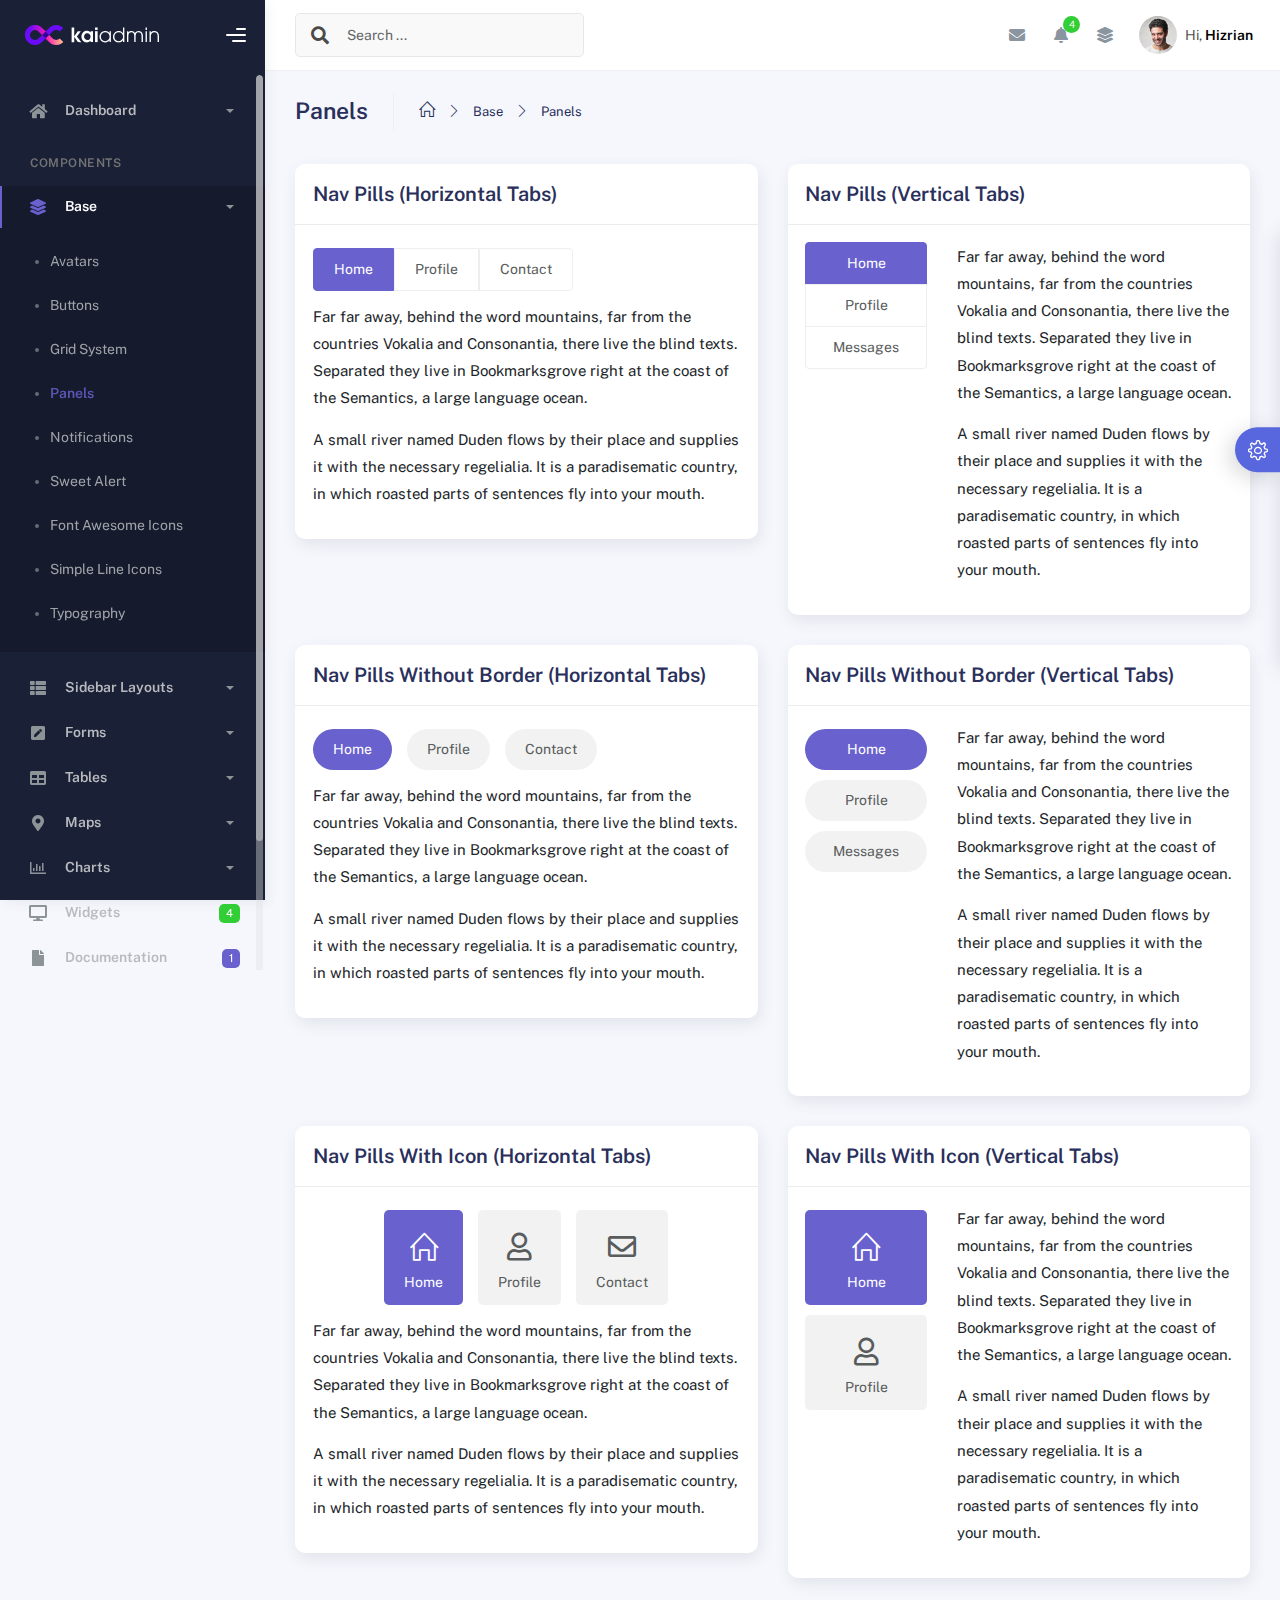
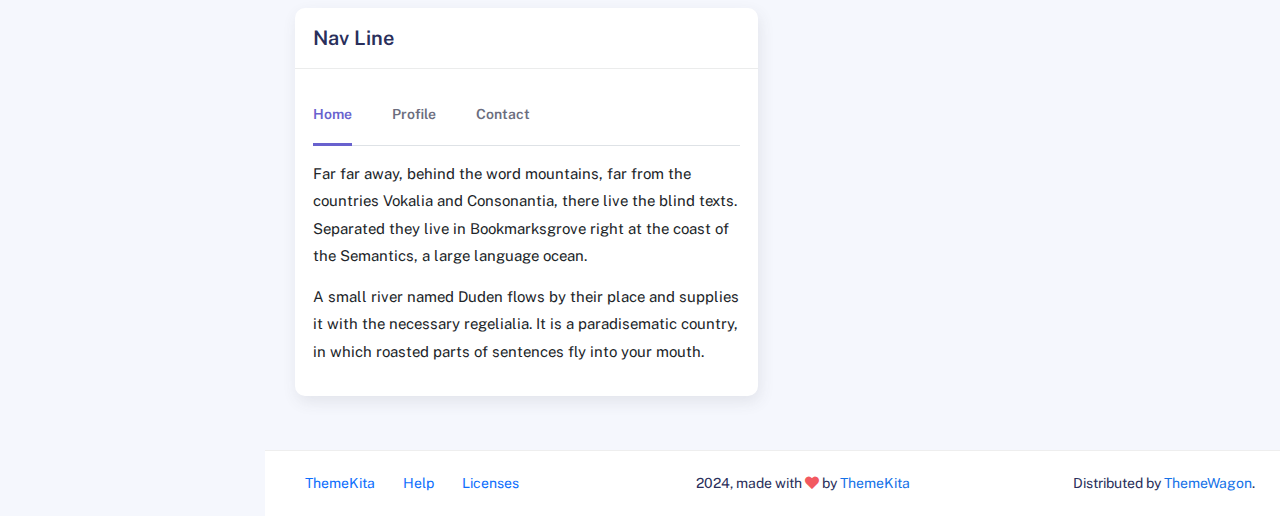
<file: kaiadmin-lite-1.2.0/kaiadmin-lite-1.2.0/components/panels.html>
<!DOCTYPE html>
<html lang="en">
<head>
	<meta http-equiv="X-UA-Compatible" content="IE=edge" />
	<title>Panels - Kaiadmin Bootstrap 5 Admin Dashboard</title>
	<meta content='width=device-width, initial-scale=1.0, shrink-to-fit=no' name='viewport' />
	<link rel="icon" href="../assets/img/kaiadmin/favicon.ico" type="image/x-icon"/>

	<!-- Fonts and icons -->
	<script src="../assets/js/plugin/webfont/webfont.min.js"></script>
	<script>
		WebFont.load({
			google: {"families":["Public Sans:300,400,500,600,700"]},
			custom: {"families":["Font Awesome 5 Solid", "Font Awesome 5 Regular", "Font Awesome 5 Brands", "simple-line-icons"], urls: ['../assets/css/fonts.min.css']},
			active: function() {
				sessionStorage.fonts = true;
			}
		});
	</script>

	<!-- CSS Files -->
	<link rel="stylesheet" href="../assets/css/bootstrap.min.css">
	<link rel="stylesheet" href="../assets/css/plugins.min.css">
	<link rel="stylesheet" href="../assets/css/kaiadmin.min.css">

	<!-- CSS Just for demo purpose, don't include it in your project -->
	<link rel="stylesheet" href="../assets/css/demo.css">
</head>
<body>
	<div class="wrapper">
		<!-- Sidebar -->
		<div class="sidebar" data-background-color="dark">
			<div class="sidebar-logo">
				<!-- Logo Header -->
				<div class="logo-header" data-background-color="dark">

					<a href="../index.html" class="logo">
						<img src="../assets/img/kaiadmin/logo_light.svg" alt="navbar brand" class="navbar-brand" height="20">
					</a>
					<div class="nav-toggle">
						<button class="btn btn-toggle toggle-sidebar">
							<i class="gg-menu-right"></i>
						</button>
						<button class="btn btn-toggle sidenav-toggler">
							<i class="gg-menu-left"></i>
						</button>
					</div>
					<button class="topbar-toggler more">
						<i class="gg-more-vertical-alt"></i>
					</button>
				</div>
				<!-- End Logo Header -->	
			</div>	
			<div class="sidebar-wrapper scrollbar scrollbar-inner">
				<div class="sidebar-content">
					<ul class="nav nav-secondary">
						<li class="nav-item">
							<a data-bs-toggle="collapse" href="#dashboard" class="collapsed" aria-expanded="false">
								<i class="fas fa-home"></i>
								<p>Dashboard</p>
								<span class="caret"></span>
							</a>
							<div class="collapse" id="dashboard">
								<ul class="nav nav-collapse">
									<li>
										<a href="../../demo1/index.html">
											<span class="sub-item">Dashboard 1</span>
										</a>
									</li>
								</ul>
							</div>
						</li>
						<li class="nav-section">
							<span class="sidebar-mini-icon">
								<i class="fa fa-ellipsis-h"></i>
							</span>
							<h4 class="text-section">Components</h4>
						</li>
						<li class="nav-item active submenu">
							<a data-bs-toggle="collapse" href="#base">
								<i class="fas fa-layer-group"></i>
								<p>Base</p>
								<span class="caret"></span>
							</a>
							<div class="collapse show" id="base">
								<ul class="nav nav-collapse">
									<li>
										<a href="../components/avatars.html">
											<span class="sub-item">Avatars</span>
										</a>
									</li>
									<li>
										<a href="../components/buttons.html">
											<span class="sub-item">Buttons</span>
										</a>
									</li>
									<li>
										<a href="../components/gridsystem.html">
											<span class="sub-item">Grid System</span>
										</a>
									</li>
									<li class="active">
										<a href="../components/panels.html">
											<span class="sub-item">Panels</span>
										</a>
									</li>
									<li>
										<a href="../components/notifications.html">
											<span class="sub-item">Notifications</span>
										</a>
									</li>
									<li>
										<a href="../components/sweetalert.html">
											<span class="sub-item">Sweet Alert</span>
										</a>
									</li>
									<li>
										<a href="../components/font-awesome-icons.html">
											<span class="sub-item">Font Awesome Icons</span>
										</a>
									</li>
									<li>
										<a href="../components/simple-line-icons.html">
											<span class="sub-item">Simple Line Icons</span>
										</a>
									</li>
									<li>
										<a href="../components/typography.html">
											<span class="sub-item">Typography</span>
										</a>
									</li>
								</ul>
							</div>
						</li>
						<li class="nav-item">
							<a data-bs-toggle="collapse" href="#sidebarLayouts">
								<i class="fas fa-th-list"></i>
								<p>Sidebar Layouts</p>
								<span class="caret"></span>
							</a>
							<div class="collapse" id="sidebarLayouts">
								<ul class="nav nav-collapse">
									<li>
										<a href="../sidebar-style-2.html">
											<span class="sub-item">Sidebar Style 2</span>
										</a>
									</li>
									<li>
										<a href="../icon-menu.html">
											<span class="sub-item">Icon Menu</span>
										</a>
									</li>
								</ul>
							</div>
						</li>
						<li class="nav-item">
							<a data-bs-toggle="collapse" href="#forms">
								<i class="fas fa-pen-square"></i>
								<p>Forms</p>
								<span class="caret"></span>
							</a>
							<div class="collapse" id="forms">
								<ul class="nav nav-collapse">
									<li>
										<a href="../forms/forms.html">
											<span class="sub-item">Basic Form</span>
										</a>
									</li>
								</ul>
							</div>
						</li>
						<li class="nav-item">
							<a data-bs-toggle="collapse" href="#tables">
								<i class="fas fa-table"></i>
								<p>Tables</p>
								<span class="caret"></span>
							</a>
							<div class="collapse" id="tables">
								<ul class="nav nav-collapse">
									<li>
										<a href="../tables/tables.html">
											<span class="sub-item">Basic Table</span>
										</a>
									</li>
									<li>
										<a href="../tables/datatables.html">
											<span class="sub-item">Datatables</span>
										</a>
									</li>
								</ul>
							</div>
						</li>
						<li class="nav-item">
							<a data-bs-toggle="collapse" href="#maps">
								<i class="fas fa-map-marker-alt"></i>
								<p>Maps</p>
								<span class="caret"></span>
							</a>
							<div class="collapse" id="maps">
								<ul class="nav nav-collapse">
									<li>
										<a href="../maps/googlemaps.html">
											<span class="sub-item">Google Maps</span>
										</a>
									</li>
									<li>
										<a href="../maps/jsvectormap.html">
											<span class="sub-item">Jsvectormap</span>
										</a>
									</li>
								</ul>
							</div>
						</li>
						<li class="nav-item">
							<a data-bs-toggle="collapse" href="#charts">
								<i class="far fa-chart-bar"></i>
								<p>Charts</p>
								<span class="caret"></span>
							</a>
							<div class="collapse" id="charts">
								<ul class="nav nav-collapse">
									<li>
										<a href="../charts/charts.html">
											<span class="sub-item">Chart Js</span>
										</a>
									</li>
									<li>
										<a href="../charts/sparkline.html">
											<span class="sub-item">Sparkline</span>
										</a>
									</li>
								</ul>
							</div>
						</li>
						<li class="nav-item">
							<a href="../widgets.html">
								<i class="fas fa-desktop"></i>
								<p>Widgets</p>
								<span class="badge badge-success">4</span>
							</a>
						</li>
						<li class="nav-item">
							<a href="../../../documentation/index.html">
							  <i class="fas fa-file"></i>
							  <p>Documentation</p>
							  <span class="badge badge-secondary">1</span>
							</a>
						</li>
						<li class="nav-item">
							<a data-bs-toggle="collapse" href="#submenu">
								<i class="fas fa-bars"></i>
								<p>Menu Levels</p>
								<span class="caret"></span>
							</a>
							<div class="collapse" id="submenu">
								<ul class="nav nav-collapse">
									<li>
										<a data-bs-toggle="collapse" href="#subnav1">
											<span class="sub-item">Level 1</span>
											<span class="caret"></span>
										</a>
										<div class="collapse" id="subnav1">
											<ul class="nav nav-collapse subnav">
												<li>
													<a href="#">
														<span class="sub-item">Level 2</span>
													</a>
												</li>
												<li>
													<a href="#">
														<span class="sub-item">Level 2</span>
													</a>
												</li>
											</ul>
										</div>
									</li>
									<li>
										<a data-bs-toggle="collapse" href="#subnav2">
											<span class="sub-item">Level 1</span>
											<span class="caret"></span>
										</a>
										<div class="collapse" id="subnav2">
											<ul class="nav nav-collapse subnav">
												<li>
													<a href="#">
														<span class="sub-item">Level 2</span>
													</a>
												</li>
											</ul>
										</div>
									</li>
									<li>
										<a href="#">
											<span class="sub-item">Level 1</span>
										</a>
									</li>
								</ul>
							</div>
						</li>
					</ul>
				</div>
			</div>
		</div>
		<!-- End Sidebar -->

		<div class="main-panel">
			<div class="main-header">
				<div class="main-header-logo">
					<!-- Logo Header -->
					<div class="logo-header" data-background-color="dark">

						<a href="../index.html" class="logo">
							<img src="../assets/img/kaiadmin/logo_light.svg" alt="navbar brand" class="navbar-brand" height="20">
						</a>
						<div class="nav-toggle">
							<button class="btn btn-toggle toggle-sidebar">
								<i class="gg-menu-right"></i>
							</button>
							<button class="btn btn-toggle sidenav-toggler">
								<i class="gg-menu-left"></i>
							</button>
						</div>
						<button class="topbar-toggler more">
							<i class="gg-more-vertical-alt"></i>
						</button>

					</div>
					<!-- End Logo Header -->
				</div>
				<!-- Navbar Header -->
				<nav class="navbar navbar-header navbar-header-transparent navbar-expand-lg border-bottom">

					<div class="container-fluid">
						<nav class="navbar navbar-header-left navbar-expand-lg navbar-form nav-search p-0 d-none d-lg-flex">
							<div class="input-group">
								<div class="input-group-prepend">
									<button type="submit" class="btn btn-search pe-1">
										<i class="fa fa-search search-icon"></i>
									</button>
								</div>
								<input type="text" placeholder="Search ..." class="form-control">
							</div>
						</nav>

						<ul class="navbar-nav topbar-nav ms-md-auto align-items-center">
							<li class="nav-item topbar-icon dropdown hidden-caret d-flex d-lg-none">
								<a class="nav-link dropdown-toggle" data-bs-toggle="dropdown" href="#" role="button" aria-expanded="false" aria-haspopup="true">
									<i class="fa fa-search"></i>
								</a>
								<ul class="dropdown-menu dropdown-search animated fadeIn">
									<form class="navbar-left navbar-form nav-search">
										<div class="input-group">
											<input type="text" placeholder="Search ..." class="form-control">
										</div>
									</form>
								</ul>
							</li>
							<li class="nav-item topbar-icon dropdown hidden-caret">
								<a class="nav-link dropdown-toggle" href="#" id="messageDropdown" role="button" data-bs-toggle="dropdown" aria-haspopup="true" aria-expanded="false">
									<i class="fa fa-envelope"></i>
								</a>
								<ul class="dropdown-menu messages-notif-box animated fadeIn" aria-labelledby="messageDropdown">
									<li>
										<div class="dropdown-title d-flex justify-content-between align-items-center">
											Messages 									
											<a href="#" class="small">Mark all as read</a>
										</div>
									</li>
									<li>
										<div class="message-notif-scroll scrollbar-outer">
											<div class="notif-center">
												<a href="#">
													<div class="notif-img"> 
														<img src="../assets/img/jm_denis.jpg" alt="Img Profile">
													</div>
													<div class="notif-content">
														<span class="subject">Jimmy Denis</span>
														<span class="block">
															How are you ?
														</span>
														<span class="time">5 minutes ago</span> 
													</div>
												</a>
												<a href="#">
													<div class="notif-img"> 
														<img src="../assets/img/chadengle.jpg" alt="Img Profile">
													</div>
													<div class="notif-content">
														<span class="subject">Chad</span>
														<span class="block">
															Ok, Thanks !
														</span>
														<span class="time">12 minutes ago</span> 
													</div>
												</a>
												<a href="#">
													<div class="notif-img"> 
														<img src="../assets/img/mlane.jpg" alt="Img Profile">
													</div>
													<div class="notif-content">
														<span class="subject">Jhon Doe</span>
														<span class="block">
															Ready for the meeting today...
														</span>
														<span class="time">12 minutes ago</span> 
													</div>
												</a>
												<a href="#">
													<div class="notif-img"> 
														<img src="../assets/img/talha.jpg" alt="Img Profile">
													</div>
													<div class="notif-content">
														<span class="subject">Talha</span>
														<span class="block">
															Hi, Apa Kabar ?
														</span>
														<span class="time">17 minutes ago</span> 
													</div>
												</a>
											</div>
										</div>
									</li>
									<li>
										<a class="see-all" href="javascript:void(0);">See all messages<i class="fa fa-angle-right"></i> </a>
									</li>
								</ul>
							</li>
							<li class="nav-item topbar-icon dropdown hidden-caret">
								<a class="nav-link dropdown-toggle" href="#" id="notifDropdown" role="button" data-bs-toggle="dropdown" aria-haspopup="true" aria-expanded="false">
									<i class="fa fa-bell"></i>
									<span class="notification">4</span>
								</a>
								<ul class="dropdown-menu notif-box animated fadeIn" aria-labelledby="notifDropdown">
									<li>
										<div class="dropdown-title">You have 4 new notification</div>
									</li>
									<li>
										<div class="notif-scroll scrollbar-outer">
											<div class="notif-center">
												<a href="#">
													<div class="notif-icon notif-primary"> <i class="fa fa-user-plus"></i> </div>
													<div class="notif-content">
														<span class="block">
															New user registered
														</span>
														<span class="time">5 minutes ago</span> 
													</div>
												</a>
												<a href="#">
													<div class="notif-icon notif-success"> <i class="fa fa-comment"></i> </div>
													<div class="notif-content">
														<span class="block">
															Rahmad commented on Admin
														</span>
														<span class="time">12 minutes ago</span> 
													</div>
												</a>
												<a href="#">
													<div class="notif-img"> 
														<img src="../assets/img/profile2.jpg" alt="Img Profile">
													</div>
													<div class="notif-content">
														<span class="block">
															Reza send messages to you
														</span>
														<span class="time">12 minutes ago</span> 
													</div>
												</a>
												<a href="#">
													<div class="notif-icon notif-danger"> <i class="fa fa-heart"></i> </div>
													<div class="notif-content">
														<span class="block">
															Farrah liked Admin
														</span>
														<span class="time">17 minutes ago</span> 
													</div>
												</a>
											</div>
										</div>
									</li>
									<li>
										<a class="see-all" href="javascript:void(0);">See all notifications<i class="fa fa-angle-right"></i> </a>
									</li>
								</ul>
							</li>
							<li class="nav-item topbar-icon dropdown hidden-caret">
								<a class="nav-link" data-bs-toggle="dropdown" href="#" aria-expanded="false">
									<i class="fas fa-layer-group"></i>
								</a>
								<div class="dropdown-menu quick-actions animated fadeIn">
									<div class="quick-actions-header">
										<span class="title mb-1">Quick Actions</span>
										<span class="subtitle op-7">Shortcuts</span>
									</div>
									<div class="quick-actions-scroll scrollbar-outer">
										<div class="quick-actions-items">
											<div class="row m-0">
												<a class="col-6 col-md-4 p-0" href="#">
													<div class="quick-actions-item">
														<div class="avatar-item bg-danger rounded-circle">
															<i class="far fa-calendar-alt"></i>
														</div>
														<span class="text">Calendar</span>
													</div>
												</a>
												<a class="col-6 col-md-4 p-0" href="#">
													<div class="quick-actions-item">
														<div class="avatar-item bg-warning rounded-circle">
															<i class="fas fa-map"></i>
														</div>
														<span class="text">Maps</span>
													</div>
												</a>
												<a class="col-6 col-md-4 p-0" href="#">
													<div class="quick-actions-item">
														<div class="avatar-item bg-info rounded-circle">
															<i class="fas fa-file-excel"></i>
														</div>
														<span class="text">Reports</span>
													</div>
												</a>
												<a class="col-6 col-md-4 p-0" href="#">
													<div class="quick-actions-item">
														<div class="avatar-item bg-success rounded-circle">
															<i class="fas fa-envelope"></i>
														</div>
														<span class="text">Emails</span>
													</div>
												</a>
												<a class="col-6 col-md-4 p-0" href="#">
													<div class="quick-actions-item">
														<div class="avatar-item bg-primary rounded-circle">
															<i class="fas fa-file-invoice-dollar"></i>
														</div>
														<span class="text">Invoice</span>
													</div>
												</a>
												<a class="col-6 col-md-4 p-0" href="#">
													<div class="quick-actions-item">
														<div class="avatar-item bg-secondary rounded-circle">
															<i class="fas fa-credit-card"></i>
														</div>
														<span class="text">Payments</span>
													</div>
												</a>
											</div>
										</div>
									</div>
								</div>
							</li>
							
							<li class="nav-item topbar-user dropdown hidden-caret">
								<a class="dropdown-toggle profile-pic" data-bs-toggle="dropdown" href="#" aria-expanded="false">
									<div class="avatar-sm">
										<img src="../assets/img/profile.jpg" alt="..." class="avatar-img rounded-circle">
									</div>
									<span class="profile-username">
										<span class="op-7">Hi,</span> <span class="fw-bold">Hizrian</span>
									</span>
								</a>
								<ul class="dropdown-menu dropdown-user animated fadeIn">
									<div class="dropdown-user-scroll scrollbar-outer">
										<li>
											<div class="user-box">
												<div class="avatar-lg"><img src="../assets/img/profile.jpg" alt="image profile" class="avatar-img rounded"></div>
												<div class="u-text">
													<h4>Hizrian</h4>
													<p class="text-muted">hello@example.com</p><a href="profile.html" class="btn btn-xs btn-secondary btn-sm">View Profile</a>
												</div>
											</div>
										</li>
										<li>
											<div class="dropdown-divider"></div>
											<a class="dropdown-item" href="#">My Profile</a>
											<a class="dropdown-item" href="#">My Balance</a>
											<a class="dropdown-item" href="#">Inbox</a>
											<div class="dropdown-divider"></div>
											<a class="dropdown-item" href="#">Account Setting</a>
											<div class="dropdown-divider"></div>
											<a class="dropdown-item" href="#">Logout</a>
										</li>
									</div>
								</ul>
							</li>
						</ul>
					</div>
				</nav>
				<!-- End Navbar -->
			</div>
			
			<div class="container">
				<div class="page-inner">
					<div class="page-header">
						<h3 class="fw-bold mb-3">Panels</h3>
						<ul class="breadcrumbs mb-3">
							<li class="nav-home">
								<a href="#">
									<i class="icon-home"></i>
								</a>
							</li>
							<li class="separator">
								<i class="icon-arrow-right"></i>
							</li>
							<li class="nav-item">
								<a href="#">Base</a>
							</li>
							<li class="separator">
								<i class="icon-arrow-right"></i>
							</li>
							<li class="nav-item">
								<a href="#">Panels</a>
							</li>
						</ul>
					</div>
					<div class="row">
						<div class="col-md-6">
							<div class="card">
								<div class="card-header">
									<h4 class="card-title">Nav Pills (Horizontal Tabs)</h4>
								</div>
								<div class="card-body">
									<ul class="nav nav-pills nav-secondary" id="pills-tab" role="tablist">
										<li class="nav-item">
											<a class="nav-link active" id="pills-home-tab" data-bs-toggle="pill" href="#pills-home" role="tab" aria-controls="pills-home" aria-selected="true">Home</a>
										</li>
										<li class="nav-item">
											<a class="nav-link" id="pills-profile-tab" data-bs-toggle="pill" href="#pills-profile" role="tab" aria-controls="pills-profile" aria-selected="false">Profile</a>
										</li>
										<li class="nav-item">
											<a class="nav-link" id="pills-contact-tab" data-bs-toggle="pill" href="#pills-contact" role="tab" aria-controls="pills-contact" aria-selected="false">Contact</a>
										</li>
									</ul>
									<div class="tab-content mt-2 mb-3" id="pills-tabContent">
										<div class="tab-pane fade show active" id="pills-home" role="tabpanel" aria-labelledby="pills-home-tab">
											<p>Far far away, behind the word mountains, far from the countries Vokalia and Consonantia, there live the blind texts. Separated they live in Bookmarksgrove right at the coast of the Semantics, a large language ocean.</p>

											<p>A small river named Duden flows by their place and supplies it with the necessary regelialia. It is a paradisematic country, in which roasted parts of sentences fly into your mouth.</p>
										</div>
										<div class="tab-pane fade" id="pills-profile" role="tabpanel" aria-labelledby="pills-profile-tab">
											<p>Even the all-powerful Pointing has no control about the blind texts it is an almost unorthographic life One day however a small line of blind text by the name of Lorem Ipsum decided to leave for the far World of Grammar.</p>
											<p>The Big Oxmox advised her not to do so, because there were thousands of bad Commas, wild Question Marks and devious Semikoli, but the Little Blind Text didn’t listen. She packed her seven versalia, put her initial into the belt and made herself on the way.
											</p>
										</div>
										<div class="tab-pane fade" id="pills-contact" role="tabpanel" aria-labelledby="pills-contact-tab">
											<p>Pityful a rethoric question ran over her cheek, then she continued her way. On her way she met a copy. The copy warned the Little Blind Text, that where it came from it would have been rewritten a thousand times and everything that was left from its origin would be the word "and" and the Little Blind Text should turn around and return to its own, safe country.</p>

											<p> But nothing the copy said could convince her and so it didn’t take long until a few insidious Copy Writers ambushed her, made her drunk with Longe and Parole and dragged her into their agency, where they abused her for their</p>
										</div>
									</div>
								</div>
							</div>
						</div>
						<div class="col-md-6">
							<div class="card">
								<div class="card-header">
									<h4 class="card-title">Nav Pills (Vertical Tabs)</h4>
								</div>
								<div class="card-body">
									<div class="row">
										<div class="col-5 col-md-4">
											<div class="nav flex-column nav-pills nav-secondary" id="v-pills-tab" role="tablist" aria-orientation="vertical">
												<a class="nav-link active" id="v-pills-home-tab" data-bs-toggle="pill" href="#v-pills-home" role="tab" aria-controls="v-pills-home" aria-selected="true">Home</a>
												<a class="nav-link" id="v-pills-profile-tab" data-bs-toggle="pill" href="#v-pills-profile" role="tab" aria-controls="v-pills-profile" aria-selected="false">Profile</a>
												<a class="nav-link" id="v-pills-messages-tab" data-bs-toggle="pill" href="#v-pills-messages" role="tab" aria-controls="v-pills-messages" aria-selected="false">Messages</a>
											</div>
										</div>
										<div class="col-7 col-md-8">
											<div class="tab-content" id="v-pills-tabContent">
												<div class="tab-pane fade show active" id="v-pills-home" role="tabpanel" aria-labelledby="v-pills-home-tab">
													<p>Far far away, behind the word mountains, far from the countries Vokalia and Consonantia, there live the blind texts. Separated they live in Bookmarksgrove right at the coast of the Semantics, a large language ocean.</p>

													<p>A small river named Duden flows by their place and supplies it with the necessary regelialia. It is a paradisematic country, in which roasted parts of sentences fly into your mouth.</p>
												</div>
												<div class="tab-pane fade" id="v-pills-profile" role="tabpanel" aria-labelledby="v-pills-profile-tab">
													<p>Even the all-powerful Pointing has no control about the blind texts it is an almost unorthographic life One day however a small line of blind text by the name of Lorem Ipsum decided to leave for the far World of Grammar.</p>
													<p>The Big Oxmox advised her not to do so, because there were thousands of bad Commas, wild Question Marks and devious Semikoli, but the Little Blind Text didn’t listen. She packed her seven versalia, put her initial into the belt and made herself on the way.
													</p>
												</div>
												<div class="tab-pane fade" id="v-pills-messages" role="tabpanel" aria-labelledby="v-pills-messages-tab">
													<p>Pityful a rethoric question ran over her cheek, then she continued her way. On her way she met a copy. The copy warned the Little Blind Text, that where it came from it would have been rewritten a thousand times and everything that was left from its origin would be the word "and" and the Little Blind Text should turn around and return to its own, safe country.</p>

													<p> But nothing the copy said could convince her and so it didn’t take long until a few insidious Copy Writers ambushed her, made her drunk with Longe and Parole and dragged her into their agency, where they abused her for their</p>
												</div>
											</div>
										</div>
									</div>
								</div>
							</div>
						</div>
						<div class="col-md-6">
							<div class="card">
								<div class="card-header">
									<h4 class="card-title">Nav Pills Without Border (Horizontal Tabs)</h4>
								</div>
								<div class="card-body">
									<ul class="nav nav-pills nav-secondary nav-pills-no-bd" id="pills-tab-without-border" role="tablist">
										<li class="nav-item">
											<a class="nav-link active" id="pills-home-tab-nobd" data-bs-toggle="pill" href="#pills-home-nobd" role="tab" aria-controls="pills-home-nobd" aria-selected="true">Home</a>
										</li>
										<li class="nav-item">
											<a class="nav-link" id="pills-profile-tab-nobd" data-bs-toggle="pill" href="#pills-profile-nobd" role="tab" aria-controls="pills-profile-nobd" aria-selected="false">Profile</a>
										</li>
										<li class="nav-item">
											<a class="nav-link" id="pills-contact-tab-nobd" data-bs-toggle="pill" href="#pills-contact-nobd" role="tab" aria-controls="pills-contact-nobd" aria-selected="false">Contact</a>
										</li>
									</ul>
									<div class="tab-content mt-2 mb-3" id="pills-without-border-tabContent">
										<div class="tab-pane fade show active" id="pills-home-nobd" role="tabpanel" aria-labelledby="pills-home-tab-nobd">
											<p>Far far away, behind the word mountains, far from the countries Vokalia and Consonantia, there live the blind texts. Separated they live in Bookmarksgrove right at the coast of the Semantics, a large language ocean.</p>

											<p>A small river named Duden flows by their place and supplies it with the necessary regelialia. It is a paradisematic country, in which roasted parts of sentences fly into your mouth.</p>
										</div>
										<div class="tab-pane fade" id="pills-profile-nobd" role="tabpanel" aria-labelledby="pills-profile-tab-nobd">
											<p>Even the all-powerful Pointing has no control about the blind texts it is an almost unorthographic life One day however a small line of blind text by the name of Lorem Ipsum decided to leave for the far World of Grammar.</p>
											<p>The Big Oxmox advised her not to do so, because there were thousands of bad Commas, wild Question Marks and devious Semikoli, but the Little Blind Text didn’t listen. She packed her seven versalia, put her initial into the belt and made herself on the way.
											</p>
										</div>
										<div class="tab-pane fade" id="pills-contact-nobd" role="tabpanel" aria-labelledby="pills-contact-tab-nobd">
											<p>Pityful a rethoric question ran over her cheek, then she continued her way. On her way she met a copy. The copy warned the Little Blind Text, that where it came from it would have been rewritten a thousand times and everything that was left from its origin would be the word "and" and the Little Blind Text should turn around and return to its own, safe country.</p>

											<p> But nothing the copy said could convince her and so it didn’t take long until a few insidious Copy Writers ambushed her, made her drunk with Longe and Parole and dragged her into their agency, where they abused her for their</p>
										</div>
									</div>
								</div>
							</div>
						</div>
						<div class="col-md-6">
							<div class="card">
								<div class="card-header">
									<h4 class="card-title">Nav Pills Without Border (Vertical Tabs)</h4>
								</div>
								<div class="card-body">
									<div class="row">
										<div class="col-5 col-md-4">
											<div class="nav flex-column nav-pills nav-secondary nav-pills-no-bd" id="v-pills-tab-without-border" role="tablist" aria-orientation="vertical">
												<a class="nav-link active" id="v-pills-home-tab-nobd" data-bs-toggle="pill" href="#v-pills-home-nobd" role="tab" aria-controls="v-pills-home-nobd" aria-selected="true">Home</a>
												<a class="nav-link" id="v-pills-profile-tab-nobd" data-bs-toggle="pill" href="#v-pills-profile-nobd" role="tab" aria-controls="v-pills-profile-nobd" aria-selected="false">Profile</a>
												<a class="nav-link" id="v-pills-messages-tab-nobd" data-bs-toggle="pill" href="#v-pills-messages-nobd" role="tab" aria-controls="v-pills-messages-nobd" aria-selected="false">Messages</a>
											</div>
										</div>
										<div class="col-7 col-md-8">
											<div class="tab-content" id="v-pills-without-border-tabContent">
												<div class="tab-pane fade show active" id="v-pills-home-nobd" role="tabpanel" aria-labelledby="v-pills-home-tab-nobd">
													<p>Far far away, behind the word mountains, far from the countries Vokalia and Consonantia, there live the blind texts. Separated they live in Bookmarksgrove right at the coast of the Semantics, a large language ocean.</p>

													<p>A small river named Duden flows by their place and supplies it with the necessary regelialia. It is a paradisematic country, in which roasted parts of sentences fly into your mouth.</p>
												</div>
												<div class="tab-pane fade" id="v-pills-profile-nobd" role="tabpanel" aria-labelledby="v-pills-profile-tab-nobd">
													<p>Even the all-powerful Pointing has no control about the blind texts it is an almost unorthographic life One day however a small line of blind text by the name of Lorem Ipsum decided to leave for the far World of Grammar.</p>
													<p>The Big Oxmox advised her not to do so, because there were thousands of bad Commas, wild Question Marks and devious Semikoli, but the Little Blind Text didn’t listen. She packed her seven versalia, put her initial into the belt and made herself on the way.
													</p>
												</div>
												<div class="tab-pane fade" id="v-pills-messages-nobd" role="tabpanel" aria-labelledby="v-pills-messages-tab-nobd">
													<p>Pityful a rethoric question ran over her cheek, then she continued her way. On her way she met a copy. The copy warned the Little Blind Text, that where it came from it would have been rewritten a thousand times and everything that was left from its origin would be the word "and" and the Little Blind Text should turn around and return to its own, safe country.</p>

													<p> But nothing the copy said could convince her and so it didn’t take long until a few insidious Copy Writers ambushed her, made her drunk with Longe and Parole and dragged her into their agency, where they abused her for their</p>
												</div>
											</div>
										</div>
									</div>
								</div>
							</div>
						</div>
						<div class="col-md-6">
							<div class="card">
								<div class="card-header">
									<h4 class="card-title">Nav Pills With Icon (Horizontal Tabs)</h4>
								</div>
								<div class="card-body">
									<ul class="nav nav-pills nav-secondary  nav-pills-no-bd nav-pills-icons justify-content-center" id="pills-tab-with-icon" role="tablist">
										<li class="nav-item">
											<a class="nav-link active" id="pills-home-tab-icon" data-bs-toggle="pill" href="#pills-home-icon" role="tab" aria-controls="pills-home-icon" aria-selected="true">
												<i class="icon-home"></i>
												Home
											</a>
										</li>
										<li class="nav-item">
											<a class="nav-link" id="pills-profile-tab-icon" data-bs-toggle="pill" href="#pills-profile-icon" role="tab" aria-controls="pills-profile-icon" aria-selected="false">
												<i class="far fa-user"></i>
												Profile
											</a>
										</li>
										<li class="nav-item">
											<a class="nav-link" id="pills-contact-tab-icon" data-bs-toggle="pill" href="#pills-contact-icon" role="tab" aria-controls="pills-contact-icon" aria-selected="false">
												<i class="far fa-envelope"></i>
												Contact
											</a>
										</li>
									</ul>
									<div class="tab-content mt-2 mb-3" id="pills-with-icon-tabContent">
										<div class="tab-pane fade show active" id="pills-home-icon" role="tabpanel" aria-labelledby="pills-home-tab-icon">
											<p>Far far away, behind the word mountains, far from the countries Vokalia and Consonantia, there live the blind texts. Separated they live in Bookmarksgrove right at the coast of the Semantics, a large language ocean.</p>

											<p>A small river named Duden flows by their place and supplies it with the necessary regelialia. It is a paradisematic country, in which roasted parts of sentences fly into your mouth.</p>
										</div>
										<div class="tab-pane fade" id="pills-profile-icon" role="tabpanel" aria-labelledby="pills-profile-tab-icon">
											<p>Even the all-powerful Pointing has no control about the blind texts it is an almost unorthographic life One day however a small line of blind text by the name of Lorem Ipsum decided to leave for the far World of Grammar.</p>
											<p>The Big Oxmox advised her not to do so, because there were thousands of bad Commas, wild Question Marks and devious Semikoli, but the Little Blind Text didn’t listen. She packed her seven versalia, put her initial into the belt and made herself on the way.
											</p>
										</div>
										<div class="tab-pane fade" id="pills-contact-icon" role="tabpanel" aria-labelledby="pills-contact-tab-icon">
											<p>Pityful a rethoric question ran over her cheek, then she continued her way. On her way she met a copy. The copy warned the Little Blind Text, that where it came from it would have been rewritten a thousand times and everything that was left from its origin would be the word "and" and the Little Blind Text should turn around and return to its own, safe country.</p>

											<p> But nothing the copy said could convince her and so it didn’t take long until a few insidious Copy Writers ambushed her, made her drunk with Longe and Parole and dragged her into their agency, where they abused her for their</p>
										</div>
									</div>
								</div>
							</div>
						</div>
						<div class="col-md-6">
							<div class="card">
								<div class="card-header">
									<h4 class="card-title">Nav Pills With Icon (Vertical Tabs)</h4>
								</div>
								<div class="card-body">
									<div class="row">
										<div class="col-5 col-md-4">
											<div class="nav flex-column nav-pills nav-secondary nav-pills-no-bd nav-pills-icons" id="v-pills-tab-with-icon" role="tablist" aria-orientation="vertical">
												<a class="nav-link active" id="v-pills-home-tab-icons" data-bs-toggle="pill" href="#v-pills-home-icons" role="tab" aria-controls="v-pills-home-icons" aria-selected="true">
													<i class="icon-home"></i>
													Home
												</a>
												<a class="nav-link" id="v-pills-profile-tab-icons" data-bs-toggle="pill" href="#v-pills-profile-icons" role="tab" aria-controls="v-pills-profile-icons" aria-selected="false">
													<i class="far fa-user"></i>
													Profile
												</a>
											</div>
										</div>
										<div class="col-7 col-md-8">
											<div class="tab-content" id="v-pills-with-icon-tabContent">
												<div class="tab-pane fade show active" id="v-pills-home-icons" role="tabpanel" aria-labelledby="v-pills-home-tab-icons">
													<p>Far far away, behind the word mountains, far from the countries Vokalia and Consonantia, there live the blind texts. Separated they live in Bookmarksgrove right at the coast of the Semantics, a large language ocean.</p>

													<p>A small river named Duden flows by their place and supplies it with the necessary regelialia. It is a paradisematic country, in which roasted parts of sentences fly into your mouth.</p>
												</div>
												<div class="tab-pane fade" id="v-pills-profile-icons" role="tabpanel" aria-labelledby="v-pills-profile-tab-icons">
													<p>Even the all-powerful Pointing has no control about the blind texts it is an almost unorthographic life One day however a small line of blind text by the name of Lorem Ipsum decided to leave for the far World of Grammar.</p>
													<p>The Big Oxmox advised her not to do so, because there were thousands of bad Commas, wild Question Marks and devious Semikoli, but the Little Blind Text didn’t listen. She packed her seven versalia, put her initial into the belt and made herself on the way.
													</p>
												</div>
											</div>
										</div>
									</div>
								</div>
							</div>
						</div>
						<div class="col-md-6">
							<div class="card">
								<div class="card-header">
									<h4 class="card-title">Nav Line</h4>
								</div>
								<div class="card-body">
									<ul class="nav nav-tabs nav-line nav-color-secondary" id="line-tab" role="tablist">
										<li class="nav-item">
											<a class="nav-link active" id="line-home-tab" data-bs-toggle="pill" href="#line-home" role="tab" aria-controls="pills-home" aria-selected="true">Home</a>
										</li>
										<li class="nav-item">
											<a class="nav-link" id="line-profile-tab" data-bs-toggle="pill" href="#line-profile" role="tab" aria-controls="pills-profile" aria-selected="false">Profile</a>
										</li>
										<li class="nav-item">
											<a class="nav-link" id="line-contact-tab" data-bs-toggle="pill" href="#line-contact" role="tab" aria-controls="pills-contact" aria-selected="false">Contact</a>
										</li>
									</ul>
									<div class="tab-content mt-3 mb-3" id="line-tabContent">
										<div class="tab-pane fade show active" id="line-home" role="tabpanel" aria-labelledby="line-home-tab">
											<p>Far far away, behind the word mountains, far from the countries Vokalia and Consonantia, there live the blind texts. Separated they live in Bookmarksgrove right at the coast of the Semantics, a large language ocean.</p>

											<p>A small river named Duden flows by their place and supplies it with the necessary regelialia. It is a paradisematic country, in which roasted parts of sentences fly into your mouth.</p>
										</div>
										<div class="tab-pane fade" id="line-profile" role="tabpanel" aria-labelledby="line-profile-tab">
											<p>Even the all-powerful Pointing has no control about the blind texts it is an almost unorthographic life One day however a small line of blind text by the name of Lorem Ipsum decided to leave for the far World of Grammar.</p>
											<p>The Big Oxmox advised her not to do so, because there were thousands of bad Commas, wild Question Marks and devious Semikoli, but the Little Blind Text didnâ€™t listen. She packed her seven versalia, put her initial into the belt and made herself on the way.
											</p>
										</div>
										<div class="tab-pane fade" id="line-contact" role="tabpanel" aria-labelledby="line-contact-tab">
											<p>Pityful a rethoric question ran over her cheek, then she continued her way. On her way she met a copy. The copy warned the Little Blind Text, that where it came from it would have been rewritten a thousand times and everything that was left from its origin would be the word "and" and the Little Blind Text should turn around and return to its own, safe country.</p>

											<p> But nothing the copy said could convince her and so it didnâ€™t take long until a few insidious Copy Writers ambushed her, made her drunk with Longe and Parole and dragged her into their agency, where they abused her for their</p>
										</div>
									</div>
								</div>
							</div>
						</div>
					</div>
				</div>
			</div>			
			<footer class="footer">
				<div class="container-fluid d-flex justify-content-between">
					<nav class="pull-left">
						<ul class="nav">
							<li class="nav-item">
								<a class="nav-link" href="http://www.themekita.com">
									ThemeKita
								</a>
							</li>
							<li class="nav-item">
								<a class="nav-link" href="#"> Help </a>
							</li>
							<li class="nav-item">
								<a class="nav-link" href="#"> Licenses </a>
							</li>
						</ul>
					</nav>
					<div class="copyright">
						2024, made with <i class="fa fa-heart heart text-danger"></i> by
						<a href="http://www.themekita.com">ThemeKita</a>
					</div>
					<div>
						Distributed by
						<a target="_blank" href="https://themewagon.com/">ThemeWagon</a>.
					</div>
				</div>
			</footer>
		</div>
		
		<!-- Custom template | don't include it in your project! -->
		<div class="custom-template">
			<div class="title">Settings</div>
			<div class="custom-content">
				<div class="switcher">
					<div class="switch-block">
						<h4>Logo Header</h4>
						<div class="btnSwitch">
							<button type="button" class=" selected changeLogoHeaderColor" data-color="dark"></button>
							<button type="button" class="selected changeLogoHeaderColor" data-color="blue"></button>
							<button type="button" class="changeLogoHeaderColor" data-color="purple"></button>
							<button type="button" class="changeLogoHeaderColor" data-color="light-blue"></button>
							<button type="button" class="changeLogoHeaderColor" data-color="green"></button>
							<button type="button" class="changeLogoHeaderColor" data-color="orange"></button>
							<button type="button" class="changeLogoHeaderColor" data-color="red"></button>
							<button type="button" class="changeLogoHeaderColor" data-color="white"></button>
							<br/>
							<button type="button" class="changeLogoHeaderColor" data-color="dark2"></button>
							<button type="button" class="changeLogoHeaderColor" data-color="blue2"></button>
							<button type="button" class="changeLogoHeaderColor" data-color="purple2"></button>
							<button type="button" class="changeLogoHeaderColor" data-color="light-blue2"></button>
							<button type="button" class="changeLogoHeaderColor" data-color="green2"></button>
							<button type="button" class="changeLogoHeaderColor" data-color="orange2"></button>
							<button type="button" class="changeLogoHeaderColor" data-color="red2"></button>
						</div>
					</div>
					<div class="switch-block">
						<h4>Navbar Header</h4>
						<div class="btnSwitch">
							<button type="button" class="changeTopBarColor" data-color="dark"></button>
							<button type="button" class="changeTopBarColor" data-color="blue"></button>
							<button type="button" class="changeTopBarColor" data-color="purple"></button>
							<button type="button" class="changeTopBarColor" data-color="light-blue"></button>
							<button type="button" class="changeTopBarColor" data-color="green"></button>
							<button type="button" class="changeTopBarColor" data-color="orange"></button>
							<button type="button" class="changeTopBarColor" data-color="red"></button>
							<button type="button" class="changeTopBarColor" data-color="white"></button>
							<br/>
							<button type="button" class="changeTopBarColor" data-color="dark2"></button>
							<button type="button" class="selected changeTopBarColor" data-color="blue2"></button>
							<button type="button" class="changeTopBarColor" data-color="purple2"></button>
							<button type="button" class="changeTopBarColor" data-color="light-blue2"></button>
							<button type="button" class="changeTopBarColor" data-color="green2"></button>
							<button type="button" class="changeTopBarColor" data-color="orange2"></button>
							<button type="button" class="changeTopBarColor" data-color="red2"></button>
						</div>
					</div>
					<div class="switch-block">
						<h4>Sidebar</h4>
						<div class="btnSwitch">
							<button type="button" class="selected changeSideBarColor" data-color="white"></button>
							<button type="button" class="changeSideBarColor" data-color="dark"></button>
							<button type="button" class="changeSideBarColor" data-color="dark2"></button>
						</div>
					</div>
				</div>
			</div>
			<div class="custom-toggle">
				<i class="icon-settings"></i>
			</div>
		</div>
		<!-- End Custom template -->
	</div>
	<!--   Core JS Files   -->
	<script src="../assets/js/core/jquery-3.7.1.min.js"></script>
	<script src="../assets/js/core/popper.min.js"></script>
	<script src="../assets/js/core/bootstrap.min.js"></script>
	
	<!-- jQuery Scrollbar -->
	<script src="../assets/js/plugin/jquery-scrollbar/jquery.scrollbar.min.js"></script>
	<!-- Moment JS -->
	<script src="../assets/js/plugin/moment/moment.min.js"></script>

	<!-- Chart JS -->
	<script src="../assets/js/plugin/chart.js/chart.min.js"></script>

	<!-- jQuery Sparkline -->
	<script src="../assets/js/plugin/jquery.sparkline/jquery.sparkline.min.js"></script>

	<!-- Chart Circle -->
	<script src="../assets/js/plugin/chart-circle/circles.min.js"></script>

	<!-- Datatables -->
	<script src="../assets/js/plugin/datatables/datatables.min.js"></script>

	<!-- Bootstrap Notify -->
	<script src="../assets/js/plugin/bootstrap-notify/bootstrap-notify.min.js"></script>

	<!-- jQuery Vector Maps -->
	<script src="../assets/js/plugin/jsvectormap/jsvectormap.min.js"></script>
	<script src="../assets/js/plugin/jsvectormap/world.js"></script>

	<!-- Sweet Alert -->
	<script src="../assets/js/plugin/sweetalert/sweetalert.min.js"></script>

	<!-- Kaiadmin JS -->
	<script src="../assets/js/kaiadmin.min.js"></script>

	<!-- Kaiadmin DEMO methods, don't include it in your project! -->
	<script src="../assets/js/setting-demo2.js"></script>
</body>
</html>
</file>
<file: kaiadmin-lite-1.2.0/kaiadmin-lite-1.2.0/assets/css/demo.css>
.gg-check {
  box-sizing: border-box;
  position: relative;
  display: block;
  transform: scale(var(--ggs, 1));
  width: 22px;
  height: 22px;
  border: 2px solid transparent;
  border-radius: 100px; }
  .gg-check::after {
    content: "";
    display: block;
    box-sizing: border-box;
    position: absolute;
    left: 3px;
    top: -1px;
    width: 6px;
    height: 10px;
    border-width: 0 2px 2px 0;
    border-style: solid;
    transform-origin: bottom left;
    transform: rotate(45deg); }

.custom-template {
  position: fixed;
  top: 50%;
  transform: translateY(-50%);
  right: -325px;
  width: 325px;
  height: max-content;
  display: block;
  z-index: 1;
  background: #ffffff;
  transition: all .3s;
  z-index: 1003;
  box-shadow: -1px 1px 20px rgba(69, 65, 78, 0.15);
  border-top-left-radius: 5px;
  border-bottom-left-radius: 5px;
  transition: all .5s; }
  .custom-template.open {
    right: 0px; }
  .custom-template .custom-toggle {
    position: absolute;
    width: 45px;
    height: 45px;
    background: #5867dd;
    top: 50%;
    left: -45px;
    transform: translateY(-50%);
    display: flex;
    align-items: center;
    justify-content: center;
    text-align: center;
    border-top-left-radius: 30px;
    border-bottom-left-radius: 30px;
    /*border-right: 1px solid #177dff;*/
    cursor: pointer;
    color: #ffffff;
    box-shadow: -5px 5px 20px rgba(69, 65, 78, 0.21); }
    .custom-template .custom-toggle i {
      font-size: 20px;
      animation: 1.3s spin linear infinite; }
  .custom-template .title {
    padding: 15px;
    text-align: left;
    font-size: 16px;
    font-weight: 600;
    color: #ffffff;
    border-top-left-radius: 5px;
    border-bottom: 1px solid #ebedf2;
    background: #5867dd; }
  .custom-template .custom-content {
    padding: 20px 15px;
    max-height: calc(100vh - 90px);
    overflow: auto; }
  .custom-template .switcher {
    padding: 5px 0; }
  .custom-template .switch-block h4 {
    font-size: 13px;
    font-weight: 600;
    color: #444;
    line-height: 1.3;
    margin-bottom: 0;
    text-transform: uppercase; }
  .custom-template .btnSwitch {
    margin-top: 20px;
    margin-bottom: 25px; }
    .custom-template .btnSwitch button {
      border: 0px;
      height: 22px;
      width: 22px;
      outline: 0;
      margin-right: 6px;
      margin-bottom: 6px;
      cursor: pointer;
      padding: 0;
      border-radius: 50%;
      border: 2px solid #ededed;
      position: relative;
      transition: all .2s; }
      .custom-template .btnSwitch button:hover {
        border-color: #0bf; }
      .custom-template .btnSwitch button.selected {
        border-color: #0bf;
        display: inline-flex;
        align-items: center; }
      .custom-template .btnSwitch button:not([data-color="white"], [data-color="bg1"], [data-color="bg2"], [data-color="bg3"]) .gg-check:after {
        border-color: #fff; }
  .custom-template .img-pick {
    padding: 4px;
    min-height: 100px;
    border-radius: 5px;
    cursor: pointer; }
    .custom-template .img-pick img {
      height: 100%;
      height: 100px;
      width: 100%;
      border-radius: 5px;
      border: 2px solid transparent; }
    .custom-template .img-pick:hover img, .custom-template .img-pick.active img {
      border-color: #177dff; }

.demo .btn, .demo .progress {
  margin-bottom: 15px !important; }
.demo .form-check-label, .demo .form-radio-label, .demo .toggle, .demo .btn-group {
  margin-right: 15px; }
.demo #slider {
  margin-bottom: 15px; }

.table-typo tbody > tr > td {
  border-color: #fafafa; }
  .table-typo tbody > tr > td:first-child {
    min-width: 200px;
    vertical-align: bottom; }
    .table-typo tbody > tr > td:first-child p {
      font-size: 14px;
      color: #333; }

.demo-icon {
  display: flex;
  flex-direction: row;
  align-items: center;
  margin-bottom: 20px;
  padding: 10px;
  transition: all .2s; }
  .demo-icon:hover {
    background-color: #f4f5f8;
    border-radius: 3px; }
  .demo-icon .icon-preview {
    font-size: 1.8rem;
    margin-right: 10px;
    line-height: 1;
    color: #333439; }

body[data-background-color="dark"] .demo-icon .icon-preview {
  color: #969696; }

.demo-icon .icon-class {
  font-weight: 300;
  font-size: 13px;
  color: #777; }

body[data-background-color="dark"] .demo-icon .icon-class {
  color: #a9a8a8; }

.form-show-notify .form-control {
  margin-bottom: 15px; }
.form-show-notify label {
  padding-top: 0.65rem; }

.map-demo {
  height: 300px; }

#instructions li {
  padding: 5px 0; }

.row-demo-grid {
  margin-bottom: 15px; }
  .row-demo-grid [class^="col"] {
    text-align: center; }
    .row-demo-grid [class^="col"] .card-body {
      background: #ddd; }

.btnSwitch button[data-color="white"] {
  background-color: #fff; }
.btnSwitch button[data-color="grey"] {
  background-color: #f1f1f1; }
.btnSwitch button[data-color="black"] {
  background-color: #191919; }
.btnSwitch button[data-color="dark"] {
  background-color: #1a2035; }
.btnSwitch button[data-color="blue"] {
  background-color: #1572E8; }
.btnSwitch button[data-color="purple"] {
  background-color: #6861CE; }
.btnSwitch button[data-color="light-blue"] {
  background-color: #48ABF7; }
.btnSwitch button[data-color="green"] {
  background-color: #31CE36; }
.btnSwitch button[data-color="orange"] {
  background-color: #FFAD46; }
.btnSwitch button[data-color="red"] {
  background-color: #F25961; }
.btnSwitch button[data-color="dark2"] {
  background-color: #1f283e; }
.btnSwitch button[data-color="blue2"] {
  background-color: #1269DB; }
.btnSwitch button[data-color="purple2"] {
  background-color: #5C55BF; }
.btnSwitch button[data-color="light-blue2"] {
  background-color: #3697E1; }
.btnSwitch button[data-color="green2"] {
  background-color: #2BB930; }
.btnSwitch button[data-color="orange2"] {
  background-color: #FF9E27; }
.btnSwitch button[data-color="red2"] {
  background-color: #EA4d56; }
.btnSwitch button[data-color="bg1"] {
  background-color: #fafafa; }
.btnSwitch button[data-color="bg2"] {
  background-color: #fff; }
.btnSwitch button[data-color="bg3"] {
  background-color: #f1f1f1; }

#modalShowcase .btn-close {
  background: #ff0000;
  opacity: 0.7;
  display: flex; }
  #modalShowcase .btn-close svg {
    fill: #fff;
    width: 16px;
    height: 16px; }
#modalShowcase .preview-showcase {
  background: #F1F1F4;
  border-radius: 8px;
  padding: 24px 32px;
  padding-bottom: 0;
  padding-right: 0;
  overflow: hidden;
  transition: all .3s ease; }
  #modalShowcase .preview-showcase:hover {
    transform: translateY(-2.5%);
    background: #e9f6f9; }
#modalShowcase .preview-title {
  color: #071437;
  font-weight: 700;
  font-size: 16px;
  margin-bottom: 22.750px; }
#modalShowcase .preview-img {
  width: 100% !important;
  height: auto;
  object-fit: cover;
  transition: all .3s ease; }

#checkOutMoreDemos {
  display: flex;
  position: fixed;
  bottom: 12px;
  right: 12px;
  background: #fff;
  color: #252F4A;
  font-weight: 600;
  flex-direction: column;
  align-items: center;
  justify-content: center;
  width: 66px;
  height: 70px;
  font-size: 12px;
  box-shadow: -5px 5px 20px rgba(69, 65, 78, 0.21); }
  #checkOutMoreDemos i {
    width: 23px;
    height: 23px;
    font-size: 16px;
    margin-bottom: 0.5rem !important;
    padding-top: 0.25rem !important; }
  #checkOutMoreDemos:hover {
    background: #1e2129;
    color: #fff;
    opacity: 1;
    transition: color .2s ease; }

@media screen and (max-width: 1200px) {
  #modalShowcase .modal-dialog {
    padding: 3rem !important; } }
@media screen and (max-width: 550px) {
  .table-typo tr td {
    display: flex;
    align-items: center;
    word-break: break-word; }
    .table-typo tr td:first-child p {
      margin-bottom: 0px; }

  #modalShowcase .modal-dialog {
    padding: 32px !important; }
  #modalShowcase h3 {
    font-size: 16px; }
  #modalShowcase .preview-showcase {
    padding: 24px;
    padding-right: 0;
    padding-bottom: 0; } }
@media screen and (max-width: 576px) {
  .custom-template .custom-content {
    overflow: auto; }

  .form-show-notify > .text-right, .form-show-validation > .text-right {
    text-align: left !important; } }
@media screen and (max-width: 400px) {
  .custom-template {
    width: 85% !important;
    right: -85%; } }

/*# sourceMappingURL=demo.css.map */
</file>
